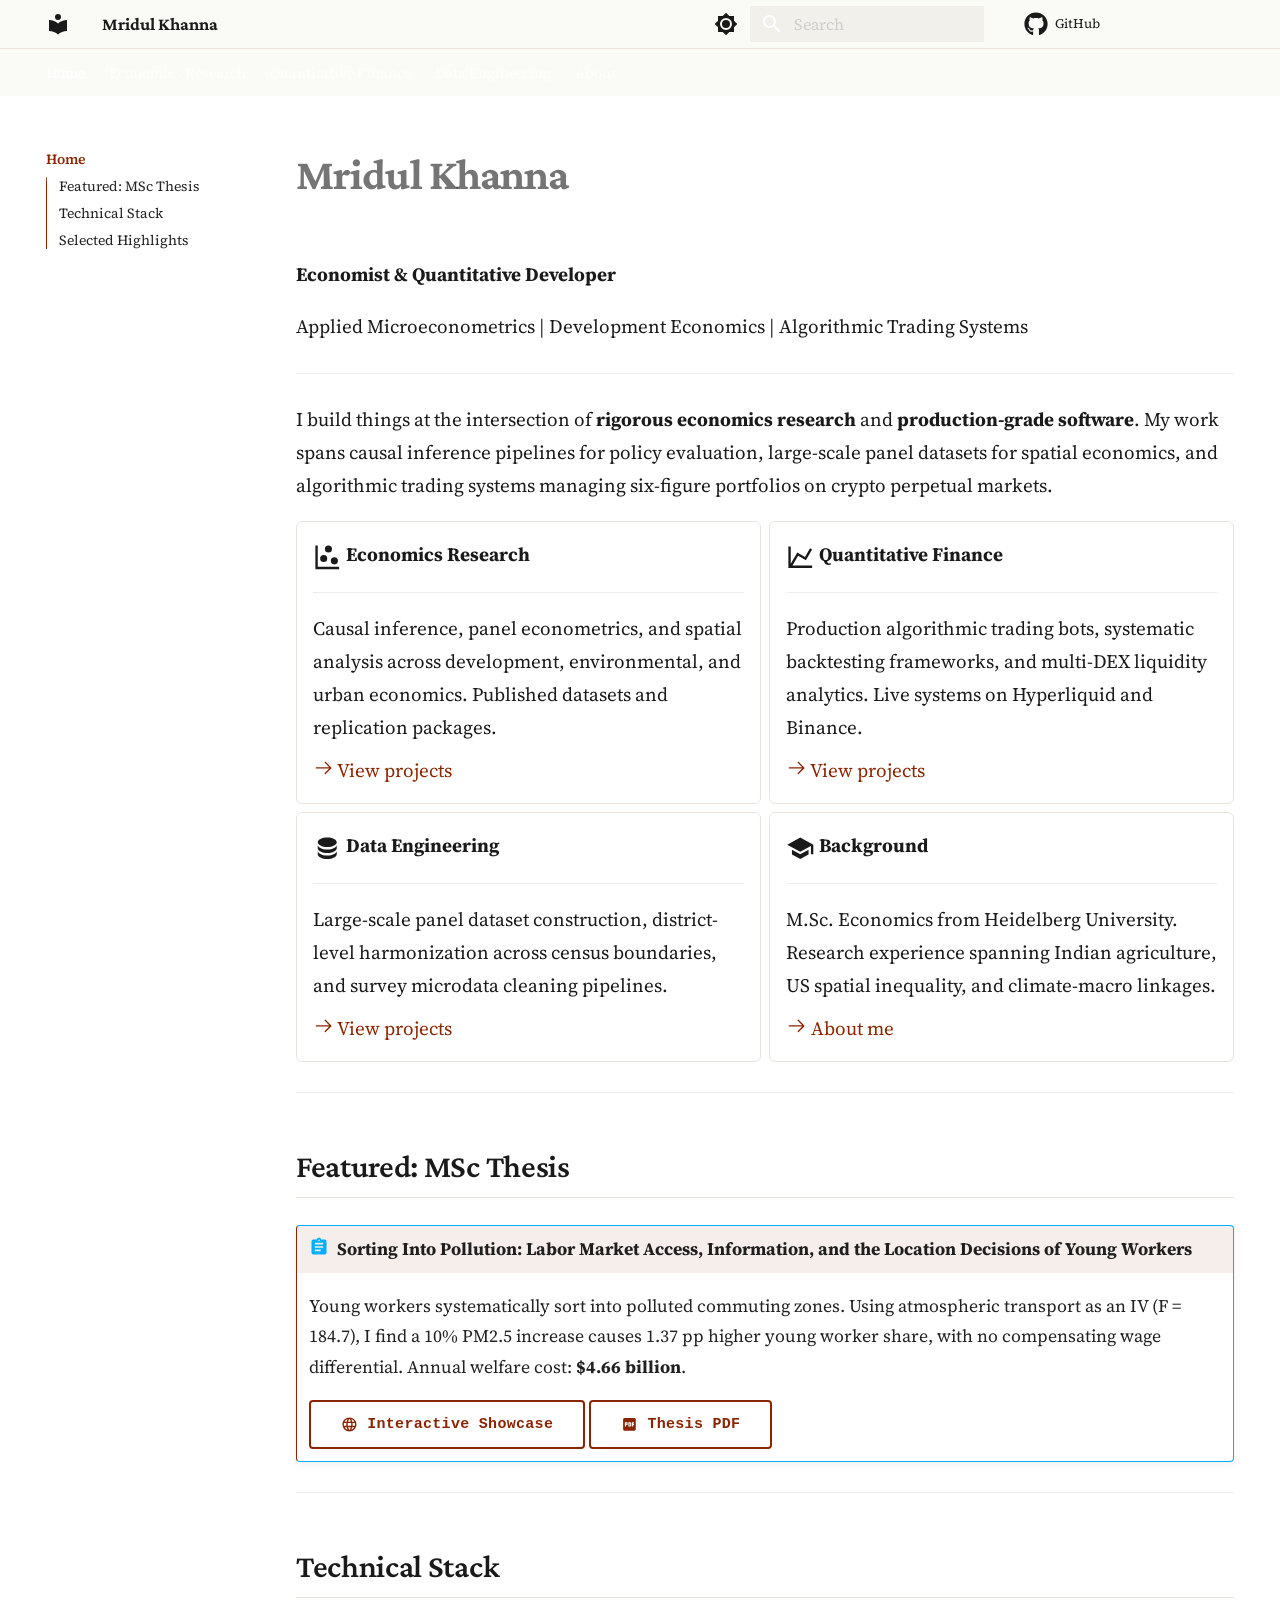
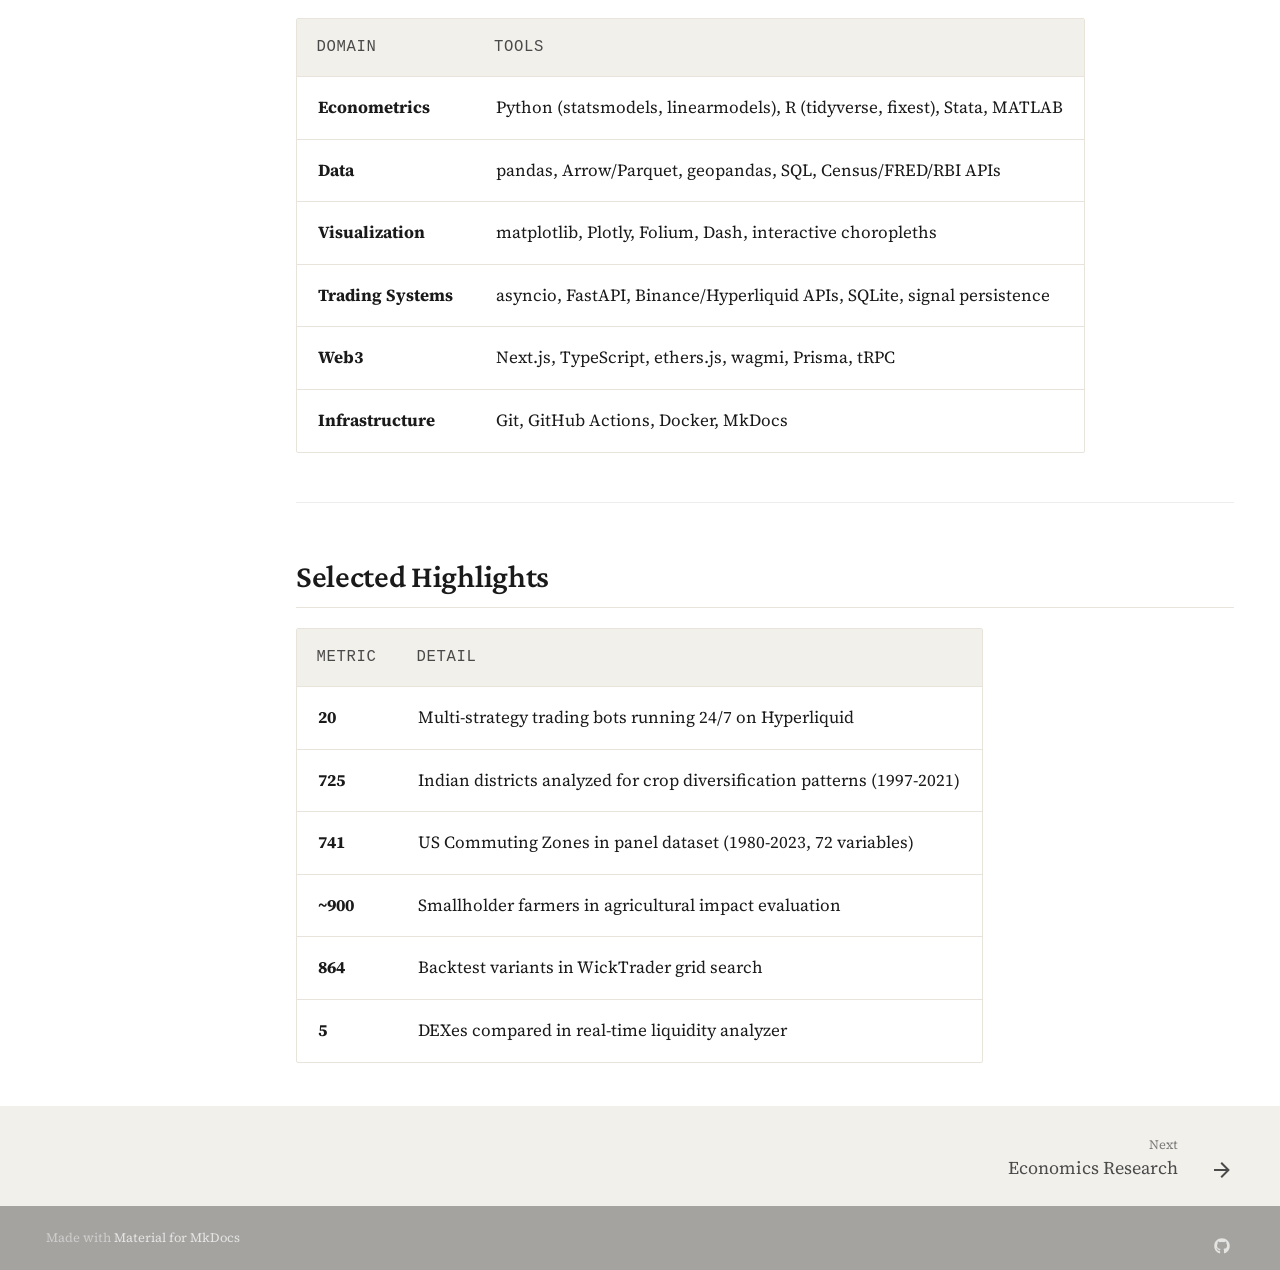
<file: index.html>
<!doctype html>
<html lang="en" class="no-js">
  <head>
    
      <meta charset="utf-8">
      <meta name="viewport" content="width=device-width,initial-scale=1">
      
        <meta name="description" content="Economist & Quantitative Developer - Applied Microeconometrics, Development Economics, Algorithmic Trading">
      
      
      
        <link rel="canonical" href="https://mridlll.github.io/portfolio/">
      
      
      
        <link rel="next" href="research/">
      
      
        
      
      
      <link rel="icon" href="assets/images/favicon.png">
      <meta name="generator" content="mkdocs-1.6.1, mkdocs-material-9.7.6">
    
    
      
        <title>Mridul Khanna</title>
      
    
    
      <link rel="stylesheet" href="assets/stylesheets/main.484c7ddc.min.css">
      
        
        <link rel="stylesheet" href="assets/stylesheets/palette.ab4e12ef.min.css">
      
      


    
    
      
    
    
      
    
    
      <link rel="stylesheet" href="stylesheets/custom.css">
    
    <script>__md_scope=new URL(".",location),__md_hash=e=>[...e].reduce(((e,_)=>(e<<5)-e+_.charCodeAt(0)),0),__md_get=(e,_=localStorage,t=__md_scope)=>JSON.parse(_.getItem(t.pathname+"."+e)),__md_set=(e,_,t=localStorage,a=__md_scope)=>{try{t.setItem(a.pathname+"."+e,JSON.stringify(_))}catch(e){}}</script>
    
      

    
    
  </head>
  
  
    
    
      
    
    
    
    
    <body dir="ltr" data-md-color-scheme="default" data-md-color-primary="custom" data-md-color-accent="custom">
  
    
    <input class="md-toggle" data-md-toggle="drawer" type="checkbox" id="__drawer" autocomplete="off">
    <input class="md-toggle" data-md-toggle="search" type="checkbox" id="__search" autocomplete="off">
    <label class="md-overlay" for="__drawer"></label>
    <div data-md-component="skip">
      
        
        <a href="#mridul-khanna" class="md-skip">
          Skip to content
        </a>
      
    </div>
    <div data-md-component="announce">
      
    </div>
    
    
      

<header class="md-header" data-md-component="header">
  <nav class="md-header__inner md-grid" aria-label="Header">
    <a href="." title="Mridul Khanna" class="md-header__button md-logo" aria-label="Mridul Khanna" data-md-component="logo">
      
  
  <svg xmlns="http://www.w3.org/2000/svg" viewBox="0 0 24 24"><path d="M12 8a3 3 0 0 0 3-3 3 3 0 0 0-3-3 3 3 0 0 0-3 3 3 3 0 0 0 3 3m0 3.54C9.64 9.35 6.5 8 3 8v11c3.5 0 6.64 1.35 9 3.54 2.36-2.19 5.5-3.54 9-3.54V8c-3.5 0-6.64 1.35-9 3.54"/></svg>

    </a>
    <label class="md-header__button md-icon" for="__drawer">
      
      <svg xmlns="http://www.w3.org/2000/svg" viewBox="0 0 24 24"><path d="M3 6h18v2H3zm0 5h18v2H3zm0 5h18v2H3z"/></svg>
    </label>
    <div class="md-header__title" data-md-component="header-title">
      <div class="md-header__ellipsis">
        <div class="md-header__topic">
          <span class="md-ellipsis">
            Mridul Khanna
          </span>
        </div>
        <div class="md-header__topic" data-md-component="header-topic">
          <span class="md-ellipsis">
            
              Home
            
          </span>
        </div>
      </div>
    </div>
    
      
        <form class="md-header__option" data-md-component="palette">
  
    
    
    
    <input class="md-option" data-md-color-media="" data-md-color-scheme="default" data-md-color-primary="custom" data-md-color-accent="custom"  aria-label="Switch to dark mode"  type="radio" name="__palette" id="__palette_0">
    
      <label class="md-header__button md-icon" title="Switch to dark mode" for="__palette_1" hidden>
        <svg xmlns="http://www.w3.org/2000/svg" viewBox="0 0 24 24"><path d="M12 8a4 4 0 0 0-4 4 4 4 0 0 0 4 4 4 4 0 0 0 4-4 4 4 0 0 0-4-4m0 10a6 6 0 0 1-6-6 6 6 0 0 1 6-6 6 6 0 0 1 6 6 6 6 0 0 1-6 6m8-9.31V4h-4.69L12 .69 8.69 4H4v4.69L.69 12 4 15.31V20h4.69L12 23.31 15.31 20H20v-4.69L23.31 12z"/></svg>
      </label>
    
  
    
    
    
    <input class="md-option" data-md-color-media="" data-md-color-scheme="slate" data-md-color-primary="custom" data-md-color-accent="custom"  aria-label="Switch to light mode"  type="radio" name="__palette" id="__palette_1">
    
      <label class="md-header__button md-icon" title="Switch to light mode" for="__palette_0" hidden>
        <svg xmlns="http://www.w3.org/2000/svg" viewBox="0 0 24 24"><path d="M12 18c-.89 0-1.74-.2-2.5-.55C11.56 16.5 13 14.42 13 12s-1.44-4.5-3.5-5.45C10.26 6.2 11.11 6 12 6a6 6 0 0 1 6 6 6 6 0 0 1-6 6m8-9.31V4h-4.69L12 .69 8.69 4H4v4.69L.69 12 4 15.31V20h4.69L12 23.31 15.31 20H20v-4.69L23.31 12z"/></svg>
      </label>
    
  
</form>
      
    
    
      <script>var palette=__md_get("__palette");if(palette&&palette.color){if("(prefers-color-scheme)"===palette.color.media){var media=matchMedia("(prefers-color-scheme: light)"),input=document.querySelector(media.matches?"[data-md-color-media='(prefers-color-scheme: light)']":"[data-md-color-media='(prefers-color-scheme: dark)']");palette.color.media=input.getAttribute("data-md-color-media"),palette.color.scheme=input.getAttribute("data-md-color-scheme"),palette.color.primary=input.getAttribute("data-md-color-primary"),palette.color.accent=input.getAttribute("data-md-color-accent")}for(var[key,value]of Object.entries(palette.color))document.body.setAttribute("data-md-color-"+key,value)}</script>
    
    
    
      
      
        <label class="md-header__button md-icon" for="__search">
          
          <svg xmlns="http://www.w3.org/2000/svg" viewBox="0 0 24 24"><path d="M9.5 3A6.5 6.5 0 0 1 16 9.5c0 1.61-.59 3.09-1.56 4.23l.27.27h.79l5 5-1.5 1.5-5-5v-.79l-.27-.27A6.52 6.52 0 0 1 9.5 16 6.5 6.5 0 0 1 3 9.5 6.5 6.5 0 0 1 9.5 3m0 2C7 5 5 7 5 9.5S7 14 9.5 14 14 12 14 9.5 12 5 9.5 5"/></svg>
        </label>
        <div class="md-search" data-md-component="search" role="dialog">
  <label class="md-search__overlay" for="__search"></label>
  <div class="md-search__inner" role="search">
    <form class="md-search__form" name="search">
      <input type="text" class="md-search__input" name="query" aria-label="Search" placeholder="Search" autocapitalize="off" autocorrect="off" autocomplete="off" spellcheck="false" data-md-component="search-query" required>
      <label class="md-search__icon md-icon" for="__search">
        
        <svg xmlns="http://www.w3.org/2000/svg" viewBox="0 0 24 24"><path d="M9.5 3A6.5 6.5 0 0 1 16 9.5c0 1.61-.59 3.09-1.56 4.23l.27.27h.79l5 5-1.5 1.5-5-5v-.79l-.27-.27A6.52 6.52 0 0 1 9.5 16 6.5 6.5 0 0 1 3 9.5 6.5 6.5 0 0 1 9.5 3m0 2C7 5 5 7 5 9.5S7 14 9.5 14 14 12 14 9.5 12 5 9.5 5"/></svg>
        
        <svg xmlns="http://www.w3.org/2000/svg" viewBox="0 0 24 24"><path d="M20 11v2H8l5.5 5.5-1.42 1.42L4.16 12l7.92-7.92L13.5 5.5 8 11z"/></svg>
      </label>
      <nav class="md-search__options" aria-label="Search">
        
        <button type="reset" class="md-search__icon md-icon" title="Clear" aria-label="Clear" tabindex="-1">
          
          <svg xmlns="http://www.w3.org/2000/svg" viewBox="0 0 24 24"><path d="M19 6.41 17.59 5 12 10.59 6.41 5 5 6.41 10.59 12 5 17.59 6.41 19 12 13.41 17.59 19 19 17.59 13.41 12z"/></svg>
        </button>
      </nav>
      
    </form>
    <div class="md-search__output">
      <div class="md-search__scrollwrap" tabindex="0" data-md-scrollfix>
        <div class="md-search-result" data-md-component="search-result">
          <div class="md-search-result__meta">
            Initializing search
          </div>
          <ol class="md-search-result__list" role="presentation"></ol>
        </div>
      </div>
    </div>
  </div>
</div>
      
    
    
      <div class="md-header__source">
        <a href="https://github.com/Mridlll" title="Go to repository" class="md-source" data-md-component="source">
  <div class="md-source__icon md-icon">
    
    <svg xmlns="http://www.w3.org/2000/svg" viewBox="0 0 512 512"><!--! Font Awesome Free 7.1.0 by @fontawesome - https://fontawesome.com License - https://fontawesome.com/license/free (Icons: CC BY 4.0, Fonts: SIL OFL 1.1, Code: MIT License) Copyright 2025 Fonticons, Inc.--><path d="M173.9 397.4c0 2-2.3 3.6-5.2 3.6-3.3.3-5.6-1.3-5.6-3.6 0-2 2.3-3.6 5.2-3.6 3-.3 5.6 1.3 5.6 3.6m-31.1-4.5c-.7 2 1.3 4.3 4.3 4.9 2.6 1 5.6 0 6.2-2s-1.3-4.3-4.3-5.2c-2.6-.7-5.5.3-6.2 2.3m44.2-1.7c-2.9.7-4.9 2.6-4.6 4.9.3 2 2.9 3.3 5.9 2.6 2.9-.7 4.9-2.6 4.6-4.6-.3-1.9-3-3.2-5.9-2.9M252.8 8C114.1 8 8 113.3 8 252c0 110.9 69.8 205.8 169.5 239.2 12.8 2.3 17.3-5.6 17.3-12.1 0-6.2-.3-40.4-.3-61.4 0 0-70 15-84.7-29.8 0 0-11.4-29.1-27.8-36.6 0 0-22.9-15.7 1.6-15.4 0 0 24.9 2 38.6 25.8 21.9 38.6 58.6 27.5 72.9 20.9 2.3-16 8.8-27.1 16-33.7-55.9-6.2-112.3-14.3-112.3-110.5 0-27.5 7.6-41.3 23.6-58.9-2.6-6.5-11.1-33.3 2.6-67.9 20.9-6.5 69 27 69 27 20-5.6 41.5-8.5 62.8-8.5s42.8 2.9 62.8 8.5c0 0 48.1-33.6 69-27 13.7 34.7 5.2 61.4 2.6 67.9 16 17.7 25.8 31.5 25.8 58.9 0 96.5-58.9 104.2-114.8 110.5 9.2 7.9 17 22.9 17 46.4 0 33.7-.3 75.4-.3 83.6 0 6.5 4.6 14.4 17.3 12.1C436.2 457.8 504 362.9 504 252 504 113.3 391.5 8 252.8 8M105.2 352.9c-1.3 1-1 3.3.7 5.2 1.6 1.6 3.9 2.3 5.2 1 1.3-1 1-3.3-.7-5.2-1.6-1.6-3.9-2.3-5.2-1m-10.8-8.1c-.7 1.3.3 2.9 2.3 3.9 1.6 1 3.6.7 4.3-.7.7-1.3-.3-2.9-2.3-3.9-2-.6-3.6-.3-4.3.7m32.4 35.6c-1.6 1.3-1 4.3 1.3 6.2 2.3 2.3 5.2 2.6 6.5 1 1.3-1.3.7-4.3-1.3-6.2-2.2-2.3-5.2-2.6-6.5-1m-11.4-14.7c-1.6 1-1.6 3.6 0 5.9s4.3 3.3 5.6 2.3c1.6-1.3 1.6-3.9 0-6.2-1.4-2.3-4-3.3-5.6-2"/></svg>
  </div>
  <div class="md-source__repository">
    GitHub
  </div>
</a>
      </div>
    
  </nav>
  
</header>
    
    <div class="md-container" data-md-component="container">
      
      
        
          
            
<nav class="md-tabs" aria-label="Tabs" data-md-component="tabs">
  <div class="md-grid">
    <ul class="md-tabs__list">
      
        
  
  
  
    
  
  
    <li class="md-tabs__item md-tabs__item--active">
      <a href="." class="md-tabs__link">
        
  
  
    
  
  Home

      </a>
    </li>
  

      
        
  
  
  
  
    <li class="md-tabs__item">
      <a href="research/" class="md-tabs__link">
        
  
  
    
  
  Economics Research

      </a>
    </li>
  

      
        
  
  
  
  
    <li class="md-tabs__item">
      <a href="quant/" class="md-tabs__link">
        
  
  
    
  
  Quantitative Finance

      </a>
    </li>
  

      
        
  
  
  
  
    <li class="md-tabs__item">
      <a href="data/" class="md-tabs__link">
        
  
  
    
  
  Data Engineering

      </a>
    </li>
  

      
        
  
  
  
  
    <li class="md-tabs__item">
      <a href="about/" class="md-tabs__link">
        
  
  
    
  
  About

      </a>
    </li>
  

      
    </ul>
  </div>
</nav>
          
        
      
      <main class="md-main" data-md-component="main">
        <div class="md-main__inner md-grid">
          
            
              
                
              
              <div class="md-sidebar md-sidebar--primary" data-md-component="sidebar" data-md-type="navigation" >
                <div class="md-sidebar__scrollwrap">
                  <div class="md-sidebar__inner">
                    


  


  

<nav class="md-nav md-nav--primary md-nav--lifted md-nav--integrated" aria-label="Navigation" data-md-level="0">
  <label class="md-nav__title" for="__drawer">
    <a href="." title="Mridul Khanna" class="md-nav__button md-logo" aria-label="Mridul Khanna" data-md-component="logo">
      
  
  <svg xmlns="http://www.w3.org/2000/svg" viewBox="0 0 24 24"><path d="M12 8a3 3 0 0 0 3-3 3 3 0 0 0-3-3 3 3 0 0 0-3 3 3 3 0 0 0 3 3m0 3.54C9.64 9.35 6.5 8 3 8v11c3.5 0 6.64 1.35 9 3.54 2.36-2.19 5.5-3.54 9-3.54V8c-3.5 0-6.64 1.35-9 3.54"/></svg>

    </a>
    Mridul Khanna
  </label>
  
    <div class="md-nav__source">
      <a href="https://github.com/Mridlll" title="Go to repository" class="md-source" data-md-component="source">
  <div class="md-source__icon md-icon">
    
    <svg xmlns="http://www.w3.org/2000/svg" viewBox="0 0 512 512"><!--! Font Awesome Free 7.1.0 by @fontawesome - https://fontawesome.com License - https://fontawesome.com/license/free (Icons: CC BY 4.0, Fonts: SIL OFL 1.1, Code: MIT License) Copyright 2025 Fonticons, Inc.--><path d="M173.9 397.4c0 2-2.3 3.6-5.2 3.6-3.3.3-5.6-1.3-5.6-3.6 0-2 2.3-3.6 5.2-3.6 3-.3 5.6 1.3 5.6 3.6m-31.1-4.5c-.7 2 1.3 4.3 4.3 4.9 2.6 1 5.6 0 6.2-2s-1.3-4.3-4.3-5.2c-2.6-.7-5.5.3-6.2 2.3m44.2-1.7c-2.9.7-4.9 2.6-4.6 4.9.3 2 2.9 3.3 5.9 2.6 2.9-.7 4.9-2.6 4.6-4.6-.3-1.9-3-3.2-5.9-2.9M252.8 8C114.1 8 8 113.3 8 252c0 110.9 69.8 205.8 169.5 239.2 12.8 2.3 17.3-5.6 17.3-12.1 0-6.2-.3-40.4-.3-61.4 0 0-70 15-84.7-29.8 0 0-11.4-29.1-27.8-36.6 0 0-22.9-15.7 1.6-15.4 0 0 24.9 2 38.6 25.8 21.9 38.6 58.6 27.5 72.9 20.9 2.3-16 8.8-27.1 16-33.7-55.9-6.2-112.3-14.3-112.3-110.5 0-27.5 7.6-41.3 23.6-58.9-2.6-6.5-11.1-33.3 2.6-67.9 20.9-6.5 69 27 69 27 20-5.6 41.5-8.5 62.8-8.5s42.8 2.9 62.8 8.5c0 0 48.1-33.6 69-27 13.7 34.7 5.2 61.4 2.6 67.9 16 17.7 25.8 31.5 25.8 58.9 0 96.5-58.9 104.2-114.8 110.5 9.2 7.9 17 22.9 17 46.4 0 33.7-.3 75.4-.3 83.6 0 6.5 4.6 14.4 17.3 12.1C436.2 457.8 504 362.9 504 252 504 113.3 391.5 8 252.8 8M105.2 352.9c-1.3 1-1 3.3.7 5.2 1.6 1.6 3.9 2.3 5.2 1 1.3-1 1-3.3-.7-5.2-1.6-1.6-3.9-2.3-5.2-1m-10.8-8.1c-.7 1.3.3 2.9 2.3 3.9 1.6 1 3.6.7 4.3-.7.7-1.3-.3-2.9-2.3-3.9-2-.6-3.6-.3-4.3.7m32.4 35.6c-1.6 1.3-1 4.3 1.3 6.2 2.3 2.3 5.2 2.6 6.5 1 1.3-1.3.7-4.3-1.3-6.2-2.2-2.3-5.2-2.6-6.5-1m-11.4-14.7c-1.6 1-1.6 3.6 0 5.9s4.3 3.3 5.6 2.3c1.6-1.3 1.6-3.9 0-6.2-1.4-2.3-4-3.3-5.6-2"/></svg>
  </div>
  <div class="md-source__repository">
    GitHub
  </div>
</a>
    </div>
  
  <ul class="md-nav__list" data-md-scrollfix>
    
      
      
  
  
    
  
  
  
    <li class="md-nav__item md-nav__item--active">
      
      <input class="md-nav__toggle md-toggle" type="checkbox" id="__toc">
      
      
        
      
      
        <label class="md-nav__link md-nav__link--active" for="__toc">
          
  
  
  <span class="md-ellipsis">
    
  
    Home
  

    
  </span>
  
  

          <span class="md-nav__icon md-icon"></span>
        </label>
      
      <a href="." class="md-nav__link md-nav__link--active">
        
  
  
  <span class="md-ellipsis">
    
  
    Home
  

    
  </span>
  
  

      </a>
      
        

<nav class="md-nav md-nav--secondary" aria-label="Table of contents">
  
  
  
    
  
  
    <label class="md-nav__title" for="__toc">
      <span class="md-nav__icon md-icon"></span>
      Table of contents
    </label>
    <ul class="md-nav__list" data-md-component="toc" data-md-scrollfix>
      
        <li class="md-nav__item">
  <a href="#featured-msc-thesis" class="md-nav__link">
    <span class="md-ellipsis">
      
        Featured: MSc Thesis
      
    </span>
  </a>
  
</li>
      
        <li class="md-nav__item">
  <a href="#technical-stack" class="md-nav__link">
    <span class="md-ellipsis">
      
        Technical Stack
      
    </span>
  </a>
  
</li>
      
        <li class="md-nav__item">
  <a href="#selected-highlights" class="md-nav__link">
    <span class="md-ellipsis">
      
        Selected Highlights
      
    </span>
  </a>
  
</li>
      
    </ul>
  
</nav>
      
    </li>
  

    
      
      
  
  
  
  
    <li class="md-nav__item">
      <a href="research/" class="md-nav__link">
        
  
  
  <span class="md-ellipsis">
    
  
    Economics Research
  

    
  </span>
  
  

      </a>
    </li>
  

    
      
      
  
  
  
  
    <li class="md-nav__item">
      <a href="quant/" class="md-nav__link">
        
  
  
  <span class="md-ellipsis">
    
  
    Quantitative Finance
  

    
  </span>
  
  

      </a>
    </li>
  

    
      
      
  
  
  
  
    <li class="md-nav__item">
      <a href="data/" class="md-nav__link">
        
  
  
  <span class="md-ellipsis">
    
  
    Data Engineering
  

    
  </span>
  
  

      </a>
    </li>
  

    
      
      
  
  
  
  
    <li class="md-nav__item">
      <a href="about/" class="md-nav__link">
        
  
  
  <span class="md-ellipsis">
    
  
    About
  

    
  </span>
  
  

      </a>
    </li>
  

    
  </ul>
</nav>
                  </div>
                </div>
              </div>
            
            
          
          
            <div class="md-content" data-md-component="content">
              
              <article class="md-content__inner md-typeset">
                
                  
  



  
  


<h1 id="mridul-khanna">Mridul Khanna<a class="headerlink" href="#mridul-khanna" title="Permanent link">&para;</a></h1>
<p><strong>Economist &amp; Quantitative Developer</strong></p>
<p>Applied Microeconometrics | Development Economics | Algorithmic Trading Systems</p>
<hr />
<p>I build things at the intersection of <strong>rigorous economics research</strong> and <strong>production-grade software</strong>. My work spans causal inference pipelines for policy evaluation, large-scale panel datasets for spatial economics, and algorithmic trading systems managing six-figure portfolios on crypto perpetual markets.</p>
<div class="grid cards">
<ul>
<li>
<p><span class="twemoji lg middle"><svg xmlns="http://www.w3.org/2000/svg" viewBox="0 0 24 24"><path d="M2 2h2v18h18v2H2zm7 8a3 3 0 0 1 3 3 3 3 0 0 1-3 3 3 3 0 0 1-3-3 3 3 0 0 1 3-3m4-8a3 3 0 0 1 3 3 3 3 0 0 1-3 3 3 3 0 0 1-3-3 3 3 0 0 1 3-3m5 10a3 3 0 0 1 3 3 3 3 0 0 1-3 3 3 3 0 0 1-3-3 3 3 0 0 1 3-3"/></svg></span> <strong>Economics Research</strong></p>
<hr />
<p>Causal inference, panel econometrics, and spatial analysis across development, environmental, and urban economics. Published datasets and replication packages.</p>
<p><a href="research/"><span class="twemoji"><svg xmlns="http://www.w3.org/2000/svg" viewBox="0 0 24 24"><path d="M13.22 19.03a.75.75 0 0 1 0-1.06L18.19 13H3.75a.75.75 0 0 1 0-1.5h14.44l-4.97-4.97a.749.749 0 0 1 .326-1.275.75.75 0 0 1 .734.215l6.25 6.25a.75.75 0 0 1 0 1.06l-6.25 6.25a.75.75 0 0 1-1.06 0"/></svg></span> View projects</a></p>
</li>
<li>
<p><span class="twemoji lg middle"><svg xmlns="http://www.w3.org/2000/svg" viewBox="0 0 24 24"><path d="m16 11.78 4.24-7.33 1.73 1-5.23 9.05-6.51-3.75L5.46 19H22v2H2V3h2v14.54L9.5 8z"/></svg></span> <strong>Quantitative Finance</strong></p>
<hr />
<p>Production algorithmic trading bots, systematic backtesting frameworks, and multi-DEX liquidity analytics. Live systems on Hyperliquid and Binance.</p>
<p><a href="quant/"><span class="twemoji"><svg xmlns="http://www.w3.org/2000/svg" viewBox="0 0 24 24"><path d="M13.22 19.03a.75.75 0 0 1 0-1.06L18.19 13H3.75a.75.75 0 0 1 0-1.5h14.44l-4.97-4.97a.749.749 0 0 1 .326-1.275.75.75 0 0 1 .734.215l6.25 6.25a.75.75 0 0 1 0 1.06l-6.25 6.25a.75.75 0 0 1-1.06 0"/></svg></span> View projects</a></p>
</li>
<li>
<p><span class="twemoji lg middle"><svg xmlns="http://www.w3.org/2000/svg" viewBox="0 0 24 24"><path d="M12 3C7.58 3 4 4.79 4 7s3.58 4 8 4 8-1.79 8-4-3.58-4-8-4M4 9v3c0 2.21 3.58 4 8 4s8-1.79 8-4V9c0 2.21-3.58 4-8 4s-8-1.79-8-4m0 5v3c0 2.21 3.58 4 8 4s8-1.79 8-4v-3c0 2.21-3.58 4-8 4s-8-1.79-8-4"/></svg></span> <strong>Data Engineering</strong></p>
<hr />
<p>Large-scale panel dataset construction, district-level harmonization across census boundaries, and survey microdata cleaning pipelines.</p>
<p><a href="data/"><span class="twemoji"><svg xmlns="http://www.w3.org/2000/svg" viewBox="0 0 24 24"><path d="M13.22 19.03a.75.75 0 0 1 0-1.06L18.19 13H3.75a.75.75 0 0 1 0-1.5h14.44l-4.97-4.97a.749.749 0 0 1 .326-1.275.75.75 0 0 1 .734.215l6.25 6.25a.75.75 0 0 1 0 1.06l-6.25 6.25a.75.75 0 0 1-1.06 0"/></svg></span> View projects</a></p>
</li>
<li>
<p><span class="twemoji lg middle"><svg xmlns="http://www.w3.org/2000/svg" viewBox="0 0 24 24"><path d="M12 3 1 9l11 6 9-4.91V17h2V9M5 13.18v4L12 21l7-3.82v-4L12 17z"/></svg></span> <strong>Background</strong></p>
<hr />
<p>M.Sc. Economics from Heidelberg University. Research experience spanning Indian agriculture, US spatial inequality, and climate-macro linkages.</p>
<p><a href="about/"><span class="twemoji"><svg xmlns="http://www.w3.org/2000/svg" viewBox="0 0 24 24"><path d="M13.22 19.03a.75.75 0 0 1 0-1.06L18.19 13H3.75a.75.75 0 0 1 0-1.5h14.44l-4.97-4.97a.749.749 0 0 1 .326-1.275.75.75 0 0 1 .734.215l6.25 6.25a.75.75 0 0 1 0 1.06l-6.25 6.25a.75.75 0 0 1-1.06 0"/></svg></span> About me</a></p>
</li>
</ul>
</div>
<hr />
<h2 id="featured-msc-thesis">Featured: MSc Thesis<a class="headerlink" href="#featured-msc-thesis" title="Permanent link">&para;</a></h2>
<div class="admonition abstract">
<p class="admonition-title">Sorting Into Pollution: Labor Market Access, Information, and the Location Decisions of Young Workers</p>
<p>Young workers systematically sort into polluted commuting zones. Using atmospheric transport as an IV (F = 184.7), I find a 10% PM2.5 increase causes 1.37 pp higher young worker share, with no compensating wage differential. Annual welfare cost: <strong>$4.66 billion</strong>.</p>
<p><a class="md-button" href="https://mridlll.github.io/Sorting-Into-Pollution/"><span class="twemoji"><svg xmlns="http://www.w3.org/2000/svg" viewBox="0 0 24 24"><path d="M16.36 14c.08-.66.14-1.32.14-2s-.06-1.34-.14-2h3.38c.16.64.26 1.31.26 2s-.1 1.36-.26 2m-5.15 5.56c.6-1.11 1.06-2.31 1.38-3.56h2.95a8.03 8.03 0 0 1-4.33 3.56M14.34 14H9.66c-.1-.66-.16-1.32-.16-2s.06-1.35.16-2h4.68c.09.65.16 1.32.16 2s-.07 1.34-.16 2M12 19.96c-.83-1.2-1.5-2.53-1.91-3.96h3.82c-.41 1.43-1.08 2.76-1.91 3.96M8 8H5.08A7.92 7.92 0 0 1 9.4 4.44C8.8 5.55 8.35 6.75 8 8m-2.92 8H8c.35 1.25.8 2.45 1.4 3.56A8 8 0 0 1 5.08 16m-.82-2C4.1 13.36 4 12.69 4 12s.1-1.36.26-2h3.38c-.08.66-.14 1.32-.14 2s.06 1.34.14 2M12 4.03c.83 1.2 1.5 2.54 1.91 3.97h-3.82c.41-1.43 1.08-2.77 1.91-3.97M18.92 8h-2.95a15.7 15.7 0 0 0-1.38-3.56c1.84.63 3.37 1.9 4.33 3.56M12 2C6.47 2 2 6.5 2 12a10 10 0 0 0 10 10 10 10 0 0 0 10-10A10 10 0 0 0 12 2"/></svg></span> Interactive Showcase</a> <a class="md-button" href="https://mridlll.github.io/Sorting-Into-Pollution/thesis.pdf"><span class="twemoji"><svg xmlns="http://www.w3.org/2000/svg" viewBox="0 0 24 24"><path d="M19 3H5c-1.1 0-2 .9-2 2v14c0 1.1.9 2 2 2h14c1.1 0 2-.9 2-2V5c0-1.1-.9-2-2-2m-9.5 8.5c0 .8-.7 1.5-1.5 1.5H7v2H5.5V9H8c.8 0 1.5.7 1.5 1.5zm5 2c0 .8-.7 1.5-1.5 1.5h-2.5V9H13c.8 0 1.5.7 1.5 1.5zm4-3H17v1h1.5V13H17v2h-1.5V9h3zm-6.5 0h1v3h-1zm-5 0h1v1H7z"/></svg></span> Thesis PDF</a></p>
</div>
<hr />
<h2 id="technical-stack">Technical Stack<a class="headerlink" href="#technical-stack" title="Permanent link">&para;</a></h2>
<table>
<thead>
<tr>
<th>Domain</th>
<th>Tools</th>
</tr>
</thead>
<tbody>
<tr>
<td><strong>Econometrics</strong></td>
<td>Python (statsmodels, linearmodels), R (tidyverse, fixest), Stata, MATLAB</td>
</tr>
<tr>
<td><strong>Data</strong></td>
<td>pandas, Arrow/Parquet, geopandas, SQL, Census/FRED/RBI APIs</td>
</tr>
<tr>
<td><strong>Visualization</strong></td>
<td>matplotlib, Plotly, Folium, Dash, interactive choropleths</td>
</tr>
<tr>
<td><strong>Trading Systems</strong></td>
<td>asyncio, FastAPI, Binance/Hyperliquid APIs, SQLite, signal persistence</td>
</tr>
<tr>
<td><strong>Web3</strong></td>
<td>Next.js, TypeScript, ethers.js, wagmi, Prisma, tRPC</td>
</tr>
<tr>
<td><strong>Infrastructure</strong></td>
<td>Git, GitHub Actions, Docker, MkDocs</td>
</tr>
</tbody>
</table>
<hr />
<h2 id="selected-highlights">Selected Highlights<a class="headerlink" href="#selected-highlights" title="Permanent link">&para;</a></h2>
<table>
<thead>
<tr>
<th>Metric</th>
<th>Detail</th>
</tr>
</thead>
<tbody>
<tr>
<td><strong>20</strong></td>
<td>Multi-strategy trading bots running 24/7 on Hyperliquid</td>
</tr>
<tr>
<td><strong>725</strong></td>
<td>Indian districts analyzed for crop diversification patterns (1997-2021)</td>
</tr>
<tr>
<td><strong>741</strong></td>
<td>US Commuting Zones in panel dataset (1980-2023, 72 variables)</td>
</tr>
<tr>
<td><strong>~900</strong></td>
<td>Smallholder farmers in agricultural impact evaluation</td>
</tr>
<tr>
<td><strong>864</strong></td>
<td>Backtest variants in WickTrader grid search</td>
</tr>
<tr>
<td><strong>5</strong></td>
<td>DEXes compared in real-time liquidity analyzer</td>
</tr>
</tbody>
</table>







  
  




  



                
              </article>
            </div>
          
          
<script>var target=document.getElementById(location.hash.slice(1));target&&target.name&&(target.checked=target.name.startsWith("__tabbed_"))</script>
        </div>
        
          <button type="button" class="md-top md-icon" data-md-component="top" hidden>
  
  <svg xmlns="http://www.w3.org/2000/svg" viewBox="0 0 24 24"><path d="M13 20h-2V8l-5.5 5.5-1.42-1.42L12 4.16l7.92 7.92-1.42 1.42L13 8z"/></svg>
  Back to top
</button>
        
      </main>
      
        <footer class="md-footer">
  
    
      
        
      
      <nav class="md-footer__inner md-grid" aria-label="Footer" >
        
        
          
          <a href="research/" class="md-footer__link md-footer__link--next" aria-label="Next: Economics Research">
            <div class="md-footer__title">
              <span class="md-footer__direction">
                Next
              </span>
              <div class="md-ellipsis">
                Economics Research
              </div>
            </div>
            <div class="md-footer__button md-icon">
              
              <svg xmlns="http://www.w3.org/2000/svg" viewBox="0 0 24 24"><path d="M4 11v2h12l-5.5 5.5 1.42 1.42L19.84 12l-7.92-7.92L10.5 5.5 16 11z"/></svg>
            </div>
          </a>
        
      </nav>
    
  
  <div class="md-footer-meta md-typeset">
    <div class="md-footer-meta__inner md-grid">
      <div class="md-copyright">
  
  
    Made with
    <a href="https://squidfunk.github.io/mkdocs-material/" target="_blank" rel="noopener">
      Material for MkDocs
    </a>
  
</div>
      
        
<div class="md-social">
  
    
    
    
    
      
      
    
    <a href="https://github.com/Mridlll" target="_blank" rel="noopener" title="github.com" class="md-social__link">
      <svg xmlns="http://www.w3.org/2000/svg" viewBox="0 0 512 512"><!--! Font Awesome Free 7.1.0 by @fontawesome - https://fontawesome.com License - https://fontawesome.com/license/free (Icons: CC BY 4.0, Fonts: SIL OFL 1.1, Code: MIT License) Copyright 2025 Fonticons, Inc.--><path d="M173.9 397.4c0 2-2.3 3.6-5.2 3.6-3.3.3-5.6-1.3-5.6-3.6 0-2 2.3-3.6 5.2-3.6 3-.3 5.6 1.3 5.6 3.6m-31.1-4.5c-.7 2 1.3 4.3 4.3 4.9 2.6 1 5.6 0 6.2-2s-1.3-4.3-4.3-5.2c-2.6-.7-5.5.3-6.2 2.3m44.2-1.7c-2.9.7-4.9 2.6-4.6 4.9.3 2 2.9 3.3 5.9 2.6 2.9-.7 4.9-2.6 4.6-4.6-.3-1.9-3-3.2-5.9-2.9M252.8 8C114.1 8 8 113.3 8 252c0 110.9 69.8 205.8 169.5 239.2 12.8 2.3 17.3-5.6 17.3-12.1 0-6.2-.3-40.4-.3-61.4 0 0-70 15-84.7-29.8 0 0-11.4-29.1-27.8-36.6 0 0-22.9-15.7 1.6-15.4 0 0 24.9 2 38.6 25.8 21.9 38.6 58.6 27.5 72.9 20.9 2.3-16 8.8-27.1 16-33.7-55.9-6.2-112.3-14.3-112.3-110.5 0-27.5 7.6-41.3 23.6-58.9-2.6-6.5-11.1-33.3 2.6-67.9 20.9-6.5 69 27 69 27 20-5.6 41.5-8.5 62.8-8.5s42.8 2.9 62.8 8.5c0 0 48.1-33.6 69-27 13.7 34.7 5.2 61.4 2.6 67.9 16 17.7 25.8 31.5 25.8 58.9 0 96.5-58.9 104.2-114.8 110.5 9.2 7.9 17 22.9 17 46.4 0 33.7-.3 75.4-.3 83.6 0 6.5 4.6 14.4 17.3 12.1C436.2 457.8 504 362.9 504 252 504 113.3 391.5 8 252.8 8M105.2 352.9c-1.3 1-1 3.3.7 5.2 1.6 1.6 3.9 2.3 5.2 1 1.3-1 1-3.3-.7-5.2-1.6-1.6-3.9-2.3-5.2-1m-10.8-8.1c-.7 1.3.3 2.9 2.3 3.9 1.6 1 3.6.7 4.3-.7.7-1.3-.3-2.9-2.3-3.9-2-.6-3.6-.3-4.3.7m32.4 35.6c-1.6 1.3-1 4.3 1.3 6.2 2.3 2.3 5.2 2.6 6.5 1 1.3-1.3.7-4.3-1.3-6.2-2.2-2.3-5.2-2.6-6.5-1m-11.4-14.7c-1.6 1-1.6 3.6 0 5.9s4.3 3.3 5.6 2.3c1.6-1.3 1.6-3.9 0-6.2-1.4-2.3-4-3.3-5.6-2"/></svg>
    </a>
  
</div>
      
    </div>
  </div>
</footer>
      
    </div>
    <div class="md-dialog" data-md-component="dialog">
      <div class="md-dialog__inner md-typeset"></div>
    </div>
    
    
    
      
      
      <script id="__config" type="application/json">{"annotate": null, "base": ".", "features": ["navigation.tabs", "navigation.sections", "navigation.top", "navigation.footer", "toc.integrate", "content.code.copy"], "search": "assets/javascripts/workers/search.2c215733.min.js", "tags": null, "translations": {"clipboard.copied": "Copied to clipboard", "clipboard.copy": "Copy to clipboard", "search.result.more.one": "1 more on this page", "search.result.more.other": "# more on this page", "search.result.none": "No matching documents", "search.result.one": "1 matching document", "search.result.other": "# matching documents", "search.result.placeholder": "Type to start searching", "search.result.term.missing": "Missing", "select.version": "Select version"}, "version": null}</script>
    
    
      <script src="assets/javascripts/bundle.79ae519e.min.js"></script>
      
    
  </body>
</html>
</file>
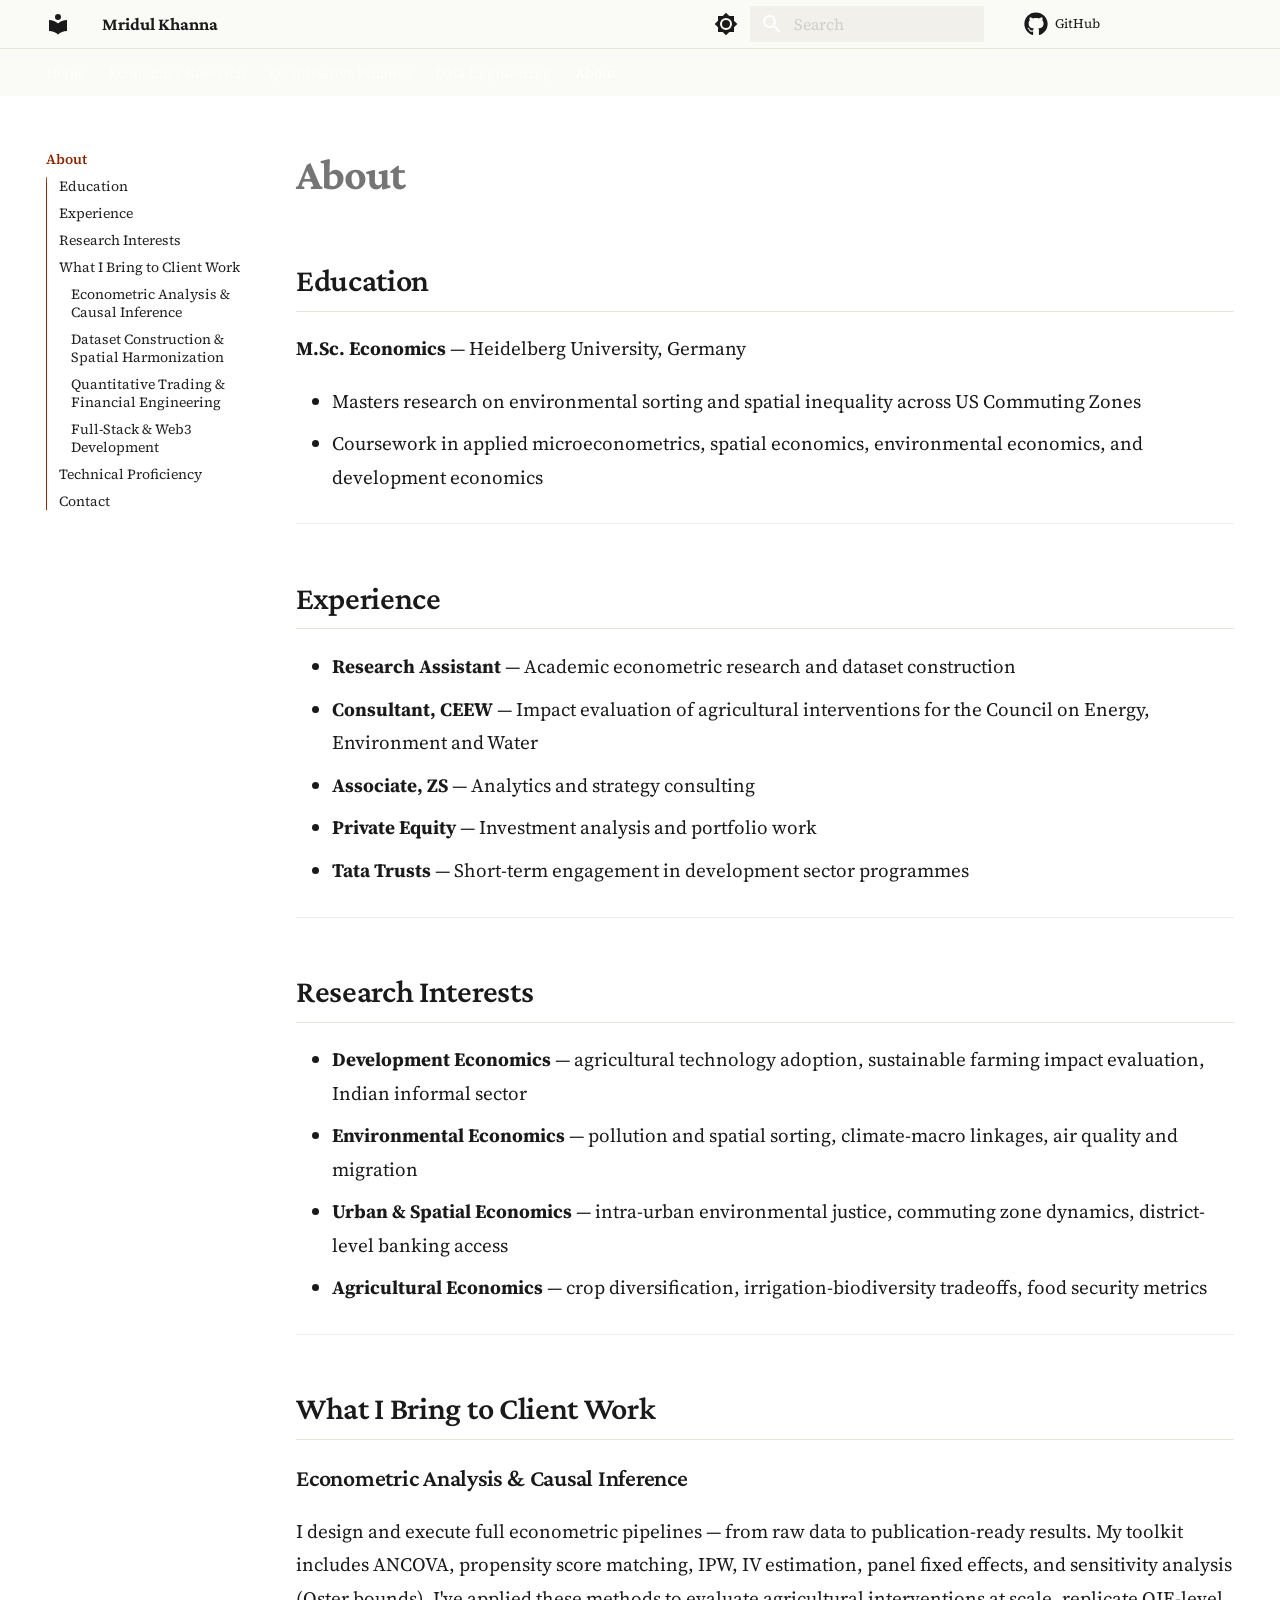
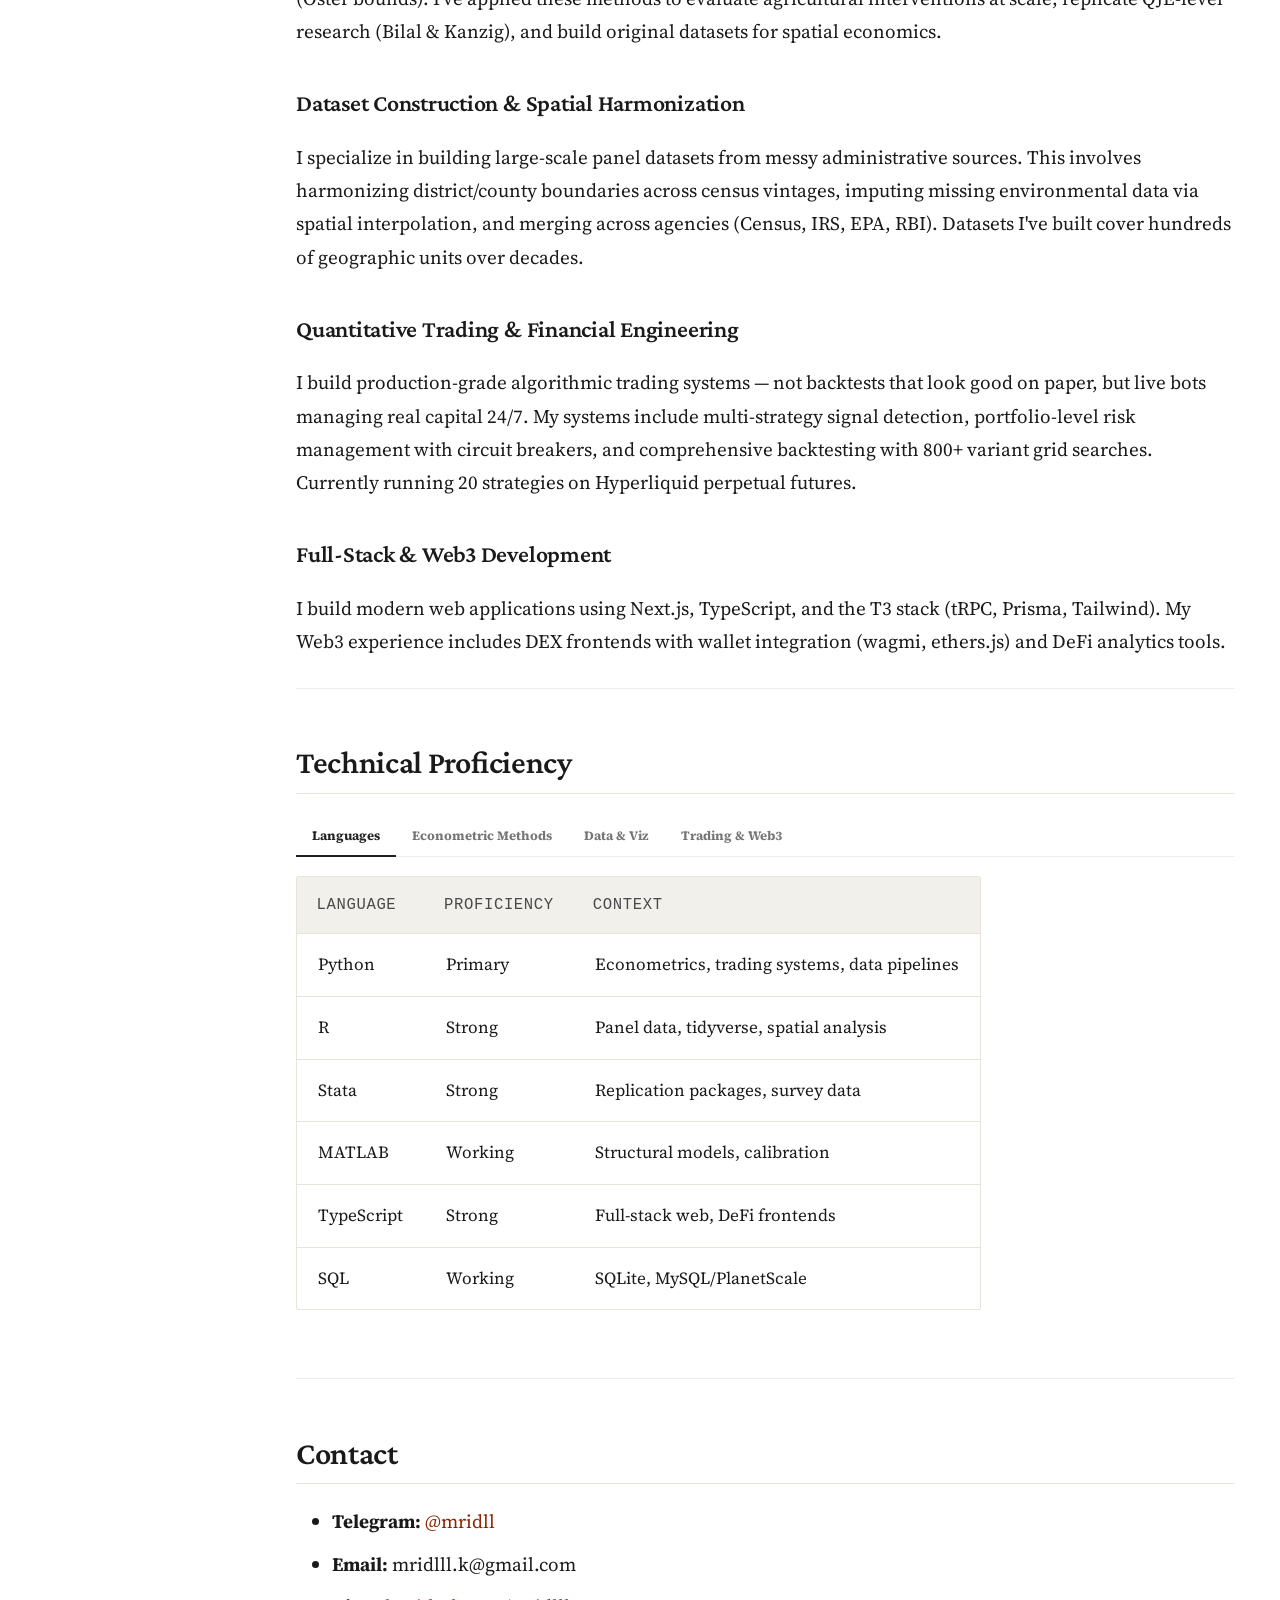
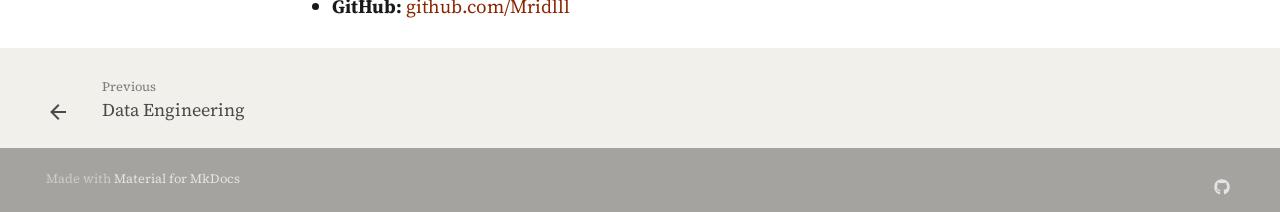
<file: about/index.html>
<!doctype html>
<html lang="en" class="no-js">
  <head>
    
      <meta charset="utf-8">
      <meta name="viewport" content="width=device-width,initial-scale=1">
      
        <meta name="description" content="Economist & Quantitative Developer - Applied Microeconometrics, Development Economics, Algorithmic Trading">
      
      
      
        <link rel="canonical" href="https://mridlll.github.io/portfolio/about/">
      
      
        <link rel="prev" href="../data/">
      
      
      
        
      
      
      <link rel="icon" href="../assets/images/favicon.png">
      <meta name="generator" content="mkdocs-1.6.1, mkdocs-material-9.7.6">
    
    
      
        <title>About - Mridul Khanna</title>
      
    
    
      <link rel="stylesheet" href="../assets/stylesheets/main.484c7ddc.min.css">
      
        
        <link rel="stylesheet" href="../assets/stylesheets/palette.ab4e12ef.min.css">
      
      


    
    
      
    
    
      
    
    
      <link rel="stylesheet" href="../stylesheets/custom.css">
    
    <script>__md_scope=new URL("..",location),__md_hash=e=>[...e].reduce(((e,_)=>(e<<5)-e+_.charCodeAt(0)),0),__md_get=(e,_=localStorage,t=__md_scope)=>JSON.parse(_.getItem(t.pathname+"."+e)),__md_set=(e,_,t=localStorage,a=__md_scope)=>{try{t.setItem(a.pathname+"."+e,JSON.stringify(_))}catch(e){}}</script>
    
      

    
    
  </head>
  
  
    
    
      
    
    
    
    
    <body dir="ltr" data-md-color-scheme="default" data-md-color-primary="custom" data-md-color-accent="custom">
  
    
    <input class="md-toggle" data-md-toggle="drawer" type="checkbox" id="__drawer" autocomplete="off">
    <input class="md-toggle" data-md-toggle="search" type="checkbox" id="__search" autocomplete="off">
    <label class="md-overlay" for="__drawer"></label>
    <div data-md-component="skip">
      
        
        <a href="#about" class="md-skip">
          Skip to content
        </a>
      
    </div>
    <div data-md-component="announce">
      
    </div>
    
    
      

<header class="md-header" data-md-component="header">
  <nav class="md-header__inner md-grid" aria-label="Header">
    <a href=".." title="Mridul Khanna" class="md-header__button md-logo" aria-label="Mridul Khanna" data-md-component="logo">
      
  
  <svg xmlns="http://www.w3.org/2000/svg" viewBox="0 0 24 24"><path d="M12 8a3 3 0 0 0 3-3 3 3 0 0 0-3-3 3 3 0 0 0-3 3 3 3 0 0 0 3 3m0 3.54C9.64 9.35 6.5 8 3 8v11c3.5 0 6.64 1.35 9 3.54 2.36-2.19 5.5-3.54 9-3.54V8c-3.5 0-6.64 1.35-9 3.54"/></svg>

    </a>
    <label class="md-header__button md-icon" for="__drawer">
      
      <svg xmlns="http://www.w3.org/2000/svg" viewBox="0 0 24 24"><path d="M3 6h18v2H3zm0 5h18v2H3zm0 5h18v2H3z"/></svg>
    </label>
    <div class="md-header__title" data-md-component="header-title">
      <div class="md-header__ellipsis">
        <div class="md-header__topic">
          <span class="md-ellipsis">
            Mridul Khanna
          </span>
        </div>
        <div class="md-header__topic" data-md-component="header-topic">
          <span class="md-ellipsis">
            
              About
            
          </span>
        </div>
      </div>
    </div>
    
      
        <form class="md-header__option" data-md-component="palette">
  
    
    
    
    <input class="md-option" data-md-color-media="" data-md-color-scheme="default" data-md-color-primary="custom" data-md-color-accent="custom"  aria-label="Switch to dark mode"  type="radio" name="__palette" id="__palette_0">
    
      <label class="md-header__button md-icon" title="Switch to dark mode" for="__palette_1" hidden>
        <svg xmlns="http://www.w3.org/2000/svg" viewBox="0 0 24 24"><path d="M12 8a4 4 0 0 0-4 4 4 4 0 0 0 4 4 4 4 0 0 0 4-4 4 4 0 0 0-4-4m0 10a6 6 0 0 1-6-6 6 6 0 0 1 6-6 6 6 0 0 1 6 6 6 6 0 0 1-6 6m8-9.31V4h-4.69L12 .69 8.69 4H4v4.69L.69 12 4 15.31V20h4.69L12 23.31 15.31 20H20v-4.69L23.31 12z"/></svg>
      </label>
    
  
    
    
    
    <input class="md-option" data-md-color-media="" data-md-color-scheme="slate" data-md-color-primary="custom" data-md-color-accent="custom"  aria-label="Switch to light mode"  type="radio" name="__palette" id="__palette_1">
    
      <label class="md-header__button md-icon" title="Switch to light mode" for="__palette_0" hidden>
        <svg xmlns="http://www.w3.org/2000/svg" viewBox="0 0 24 24"><path d="M12 18c-.89 0-1.74-.2-2.5-.55C11.56 16.5 13 14.42 13 12s-1.44-4.5-3.5-5.45C10.26 6.2 11.11 6 12 6a6 6 0 0 1 6 6 6 6 0 0 1-6 6m8-9.31V4h-4.69L12 .69 8.69 4H4v4.69L.69 12 4 15.31V20h4.69L12 23.31 15.31 20H20v-4.69L23.31 12z"/></svg>
      </label>
    
  
</form>
      
    
    
      <script>var palette=__md_get("__palette");if(palette&&palette.color){if("(prefers-color-scheme)"===palette.color.media){var media=matchMedia("(prefers-color-scheme: light)"),input=document.querySelector(media.matches?"[data-md-color-media='(prefers-color-scheme: light)']":"[data-md-color-media='(prefers-color-scheme: dark)']");palette.color.media=input.getAttribute("data-md-color-media"),palette.color.scheme=input.getAttribute("data-md-color-scheme"),palette.color.primary=input.getAttribute("data-md-color-primary"),palette.color.accent=input.getAttribute("data-md-color-accent")}for(var[key,value]of Object.entries(palette.color))document.body.setAttribute("data-md-color-"+key,value)}</script>
    
    
    
      
      
        <label class="md-header__button md-icon" for="__search">
          
          <svg xmlns="http://www.w3.org/2000/svg" viewBox="0 0 24 24"><path d="M9.5 3A6.5 6.5 0 0 1 16 9.5c0 1.61-.59 3.09-1.56 4.23l.27.27h.79l5 5-1.5 1.5-5-5v-.79l-.27-.27A6.52 6.52 0 0 1 9.5 16 6.5 6.5 0 0 1 3 9.5 6.5 6.5 0 0 1 9.5 3m0 2C7 5 5 7 5 9.5S7 14 9.5 14 14 12 14 9.5 12 5 9.5 5"/></svg>
        </label>
        <div class="md-search" data-md-component="search" role="dialog">
  <label class="md-search__overlay" for="__search"></label>
  <div class="md-search__inner" role="search">
    <form class="md-search__form" name="search">
      <input type="text" class="md-search__input" name="query" aria-label="Search" placeholder="Search" autocapitalize="off" autocorrect="off" autocomplete="off" spellcheck="false" data-md-component="search-query" required>
      <label class="md-search__icon md-icon" for="__search">
        
        <svg xmlns="http://www.w3.org/2000/svg" viewBox="0 0 24 24"><path d="M9.5 3A6.5 6.5 0 0 1 16 9.5c0 1.61-.59 3.09-1.56 4.23l.27.27h.79l5 5-1.5 1.5-5-5v-.79l-.27-.27A6.52 6.52 0 0 1 9.5 16 6.5 6.5 0 0 1 3 9.5 6.5 6.5 0 0 1 9.5 3m0 2C7 5 5 7 5 9.5S7 14 9.5 14 14 12 14 9.5 12 5 9.5 5"/></svg>
        
        <svg xmlns="http://www.w3.org/2000/svg" viewBox="0 0 24 24"><path d="M20 11v2H8l5.5 5.5-1.42 1.42L4.16 12l7.92-7.92L13.5 5.5 8 11z"/></svg>
      </label>
      <nav class="md-search__options" aria-label="Search">
        
        <button type="reset" class="md-search__icon md-icon" title="Clear" aria-label="Clear" tabindex="-1">
          
          <svg xmlns="http://www.w3.org/2000/svg" viewBox="0 0 24 24"><path d="M19 6.41 17.59 5 12 10.59 6.41 5 5 6.41 10.59 12 5 17.59 6.41 19 12 13.41 17.59 19 19 17.59 13.41 12z"/></svg>
        </button>
      </nav>
      
    </form>
    <div class="md-search__output">
      <div class="md-search__scrollwrap" tabindex="0" data-md-scrollfix>
        <div class="md-search-result" data-md-component="search-result">
          <div class="md-search-result__meta">
            Initializing search
          </div>
          <ol class="md-search-result__list" role="presentation"></ol>
        </div>
      </div>
    </div>
  </div>
</div>
      
    
    
      <div class="md-header__source">
        <a href="https://github.com/Mridlll" title="Go to repository" class="md-source" data-md-component="source">
  <div class="md-source__icon md-icon">
    
    <svg xmlns="http://www.w3.org/2000/svg" viewBox="0 0 512 512"><!--! Font Awesome Free 7.1.0 by @fontawesome - https://fontawesome.com License - https://fontawesome.com/license/free (Icons: CC BY 4.0, Fonts: SIL OFL 1.1, Code: MIT License) Copyright 2025 Fonticons, Inc.--><path d="M173.9 397.4c0 2-2.3 3.6-5.2 3.6-3.3.3-5.6-1.3-5.6-3.6 0-2 2.3-3.6 5.2-3.6 3-.3 5.6 1.3 5.6 3.6m-31.1-4.5c-.7 2 1.3 4.3 4.3 4.9 2.6 1 5.6 0 6.2-2s-1.3-4.3-4.3-5.2c-2.6-.7-5.5.3-6.2 2.3m44.2-1.7c-2.9.7-4.9 2.6-4.6 4.9.3 2 2.9 3.3 5.9 2.6 2.9-.7 4.9-2.6 4.6-4.6-.3-1.9-3-3.2-5.9-2.9M252.8 8C114.1 8 8 113.3 8 252c0 110.9 69.8 205.8 169.5 239.2 12.8 2.3 17.3-5.6 17.3-12.1 0-6.2-.3-40.4-.3-61.4 0 0-70 15-84.7-29.8 0 0-11.4-29.1-27.8-36.6 0 0-22.9-15.7 1.6-15.4 0 0 24.9 2 38.6 25.8 21.9 38.6 58.6 27.5 72.9 20.9 2.3-16 8.8-27.1 16-33.7-55.9-6.2-112.3-14.3-112.3-110.5 0-27.5 7.6-41.3 23.6-58.9-2.6-6.5-11.1-33.3 2.6-67.9 20.9-6.5 69 27 69 27 20-5.6 41.5-8.5 62.8-8.5s42.8 2.9 62.8 8.5c0 0 48.1-33.6 69-27 13.7 34.7 5.2 61.4 2.6 67.9 16 17.7 25.8 31.5 25.8 58.9 0 96.5-58.9 104.2-114.8 110.5 9.2 7.9 17 22.9 17 46.4 0 33.7-.3 75.4-.3 83.6 0 6.5 4.6 14.4 17.3 12.1C436.2 457.8 504 362.9 504 252 504 113.3 391.5 8 252.8 8M105.2 352.9c-1.3 1-1 3.3.7 5.2 1.6 1.6 3.9 2.3 5.2 1 1.3-1 1-3.3-.7-5.2-1.6-1.6-3.9-2.3-5.2-1m-10.8-8.1c-.7 1.3.3 2.9 2.3 3.9 1.6 1 3.6.7 4.3-.7.7-1.3-.3-2.9-2.3-3.9-2-.6-3.6-.3-4.3.7m32.4 35.6c-1.6 1.3-1 4.3 1.3 6.2 2.3 2.3 5.2 2.6 6.5 1 1.3-1.3.7-4.3-1.3-6.2-2.2-2.3-5.2-2.6-6.5-1m-11.4-14.7c-1.6 1-1.6 3.6 0 5.9s4.3 3.3 5.6 2.3c1.6-1.3 1.6-3.9 0-6.2-1.4-2.3-4-3.3-5.6-2"/></svg>
  </div>
  <div class="md-source__repository">
    GitHub
  </div>
</a>
      </div>
    
  </nav>
  
</header>
    
    <div class="md-container" data-md-component="container">
      
      
        
          
            
<nav class="md-tabs" aria-label="Tabs" data-md-component="tabs">
  <div class="md-grid">
    <ul class="md-tabs__list">
      
        
  
  
  
  
    <li class="md-tabs__item">
      <a href=".." class="md-tabs__link">
        
  
  
    
  
  Home

      </a>
    </li>
  

      
        
  
  
  
  
    <li class="md-tabs__item">
      <a href="../research/" class="md-tabs__link">
        
  
  
    
  
  Economics Research

      </a>
    </li>
  

      
        
  
  
  
  
    <li class="md-tabs__item">
      <a href="../quant/" class="md-tabs__link">
        
  
  
    
  
  Quantitative Finance

      </a>
    </li>
  

      
        
  
  
  
  
    <li class="md-tabs__item">
      <a href="../data/" class="md-tabs__link">
        
  
  
    
  
  Data Engineering

      </a>
    </li>
  

      
        
  
  
  
    
  
  
    <li class="md-tabs__item md-tabs__item--active">
      <a href="./" class="md-tabs__link">
        
  
  
    
  
  About

      </a>
    </li>
  

      
    </ul>
  </div>
</nav>
          
        
      
      <main class="md-main" data-md-component="main">
        <div class="md-main__inner md-grid">
          
            
              
              <div class="md-sidebar md-sidebar--primary" data-md-component="sidebar" data-md-type="navigation" >
                <div class="md-sidebar__scrollwrap">
                  <div class="md-sidebar__inner">
                    


  


  

<nav class="md-nav md-nav--primary md-nav--lifted md-nav--integrated" aria-label="Navigation" data-md-level="0">
  <label class="md-nav__title" for="__drawer">
    <a href=".." title="Mridul Khanna" class="md-nav__button md-logo" aria-label="Mridul Khanna" data-md-component="logo">
      
  
  <svg xmlns="http://www.w3.org/2000/svg" viewBox="0 0 24 24"><path d="M12 8a3 3 0 0 0 3-3 3 3 0 0 0-3-3 3 3 0 0 0-3 3 3 3 0 0 0 3 3m0 3.54C9.64 9.35 6.5 8 3 8v11c3.5 0 6.64 1.35 9 3.54 2.36-2.19 5.5-3.54 9-3.54V8c-3.5 0-6.64 1.35-9 3.54"/></svg>

    </a>
    Mridul Khanna
  </label>
  
    <div class="md-nav__source">
      <a href="https://github.com/Mridlll" title="Go to repository" class="md-source" data-md-component="source">
  <div class="md-source__icon md-icon">
    
    <svg xmlns="http://www.w3.org/2000/svg" viewBox="0 0 512 512"><!--! Font Awesome Free 7.1.0 by @fontawesome - https://fontawesome.com License - https://fontawesome.com/license/free (Icons: CC BY 4.0, Fonts: SIL OFL 1.1, Code: MIT License) Copyright 2025 Fonticons, Inc.--><path d="M173.9 397.4c0 2-2.3 3.6-5.2 3.6-3.3.3-5.6-1.3-5.6-3.6 0-2 2.3-3.6 5.2-3.6 3-.3 5.6 1.3 5.6 3.6m-31.1-4.5c-.7 2 1.3 4.3 4.3 4.9 2.6 1 5.6 0 6.2-2s-1.3-4.3-4.3-5.2c-2.6-.7-5.5.3-6.2 2.3m44.2-1.7c-2.9.7-4.9 2.6-4.6 4.9.3 2 2.9 3.3 5.9 2.6 2.9-.7 4.9-2.6 4.6-4.6-.3-1.9-3-3.2-5.9-2.9M252.8 8C114.1 8 8 113.3 8 252c0 110.9 69.8 205.8 169.5 239.2 12.8 2.3 17.3-5.6 17.3-12.1 0-6.2-.3-40.4-.3-61.4 0 0-70 15-84.7-29.8 0 0-11.4-29.1-27.8-36.6 0 0-22.9-15.7 1.6-15.4 0 0 24.9 2 38.6 25.8 21.9 38.6 58.6 27.5 72.9 20.9 2.3-16 8.8-27.1 16-33.7-55.9-6.2-112.3-14.3-112.3-110.5 0-27.5 7.6-41.3 23.6-58.9-2.6-6.5-11.1-33.3 2.6-67.9 20.9-6.5 69 27 69 27 20-5.6 41.5-8.5 62.8-8.5s42.8 2.9 62.8 8.5c0 0 48.1-33.6 69-27 13.7 34.7 5.2 61.4 2.6 67.9 16 17.7 25.8 31.5 25.8 58.9 0 96.5-58.9 104.2-114.8 110.5 9.2 7.9 17 22.9 17 46.4 0 33.7-.3 75.4-.3 83.6 0 6.5 4.6 14.4 17.3 12.1C436.2 457.8 504 362.9 504 252 504 113.3 391.5 8 252.8 8M105.2 352.9c-1.3 1-1 3.3.7 5.2 1.6 1.6 3.9 2.3 5.2 1 1.3-1 1-3.3-.7-5.2-1.6-1.6-3.9-2.3-5.2-1m-10.8-8.1c-.7 1.3.3 2.9 2.3 3.9 1.6 1 3.6.7 4.3-.7.7-1.3-.3-2.9-2.3-3.9-2-.6-3.6-.3-4.3.7m32.4 35.6c-1.6 1.3-1 4.3 1.3 6.2 2.3 2.3 5.2 2.6 6.5 1 1.3-1.3.7-4.3-1.3-6.2-2.2-2.3-5.2-2.6-6.5-1m-11.4-14.7c-1.6 1-1.6 3.6 0 5.9s4.3 3.3 5.6 2.3c1.6-1.3 1.6-3.9 0-6.2-1.4-2.3-4-3.3-5.6-2"/></svg>
  </div>
  <div class="md-source__repository">
    GitHub
  </div>
</a>
    </div>
  
  <ul class="md-nav__list" data-md-scrollfix>
    
      
      
  
  
  
  
    <li class="md-nav__item">
      <a href=".." class="md-nav__link">
        
  
  
  <span class="md-ellipsis">
    
  
    Home
  

    
  </span>
  
  

      </a>
    </li>
  

    
      
      
  
  
  
  
    <li class="md-nav__item">
      <a href="../research/" class="md-nav__link">
        
  
  
  <span class="md-ellipsis">
    
  
    Economics Research
  

    
  </span>
  
  

      </a>
    </li>
  

    
      
      
  
  
  
  
    <li class="md-nav__item">
      <a href="../quant/" class="md-nav__link">
        
  
  
  <span class="md-ellipsis">
    
  
    Quantitative Finance
  

    
  </span>
  
  

      </a>
    </li>
  

    
      
      
  
  
  
  
    <li class="md-nav__item">
      <a href="../data/" class="md-nav__link">
        
  
  
  <span class="md-ellipsis">
    
  
    Data Engineering
  

    
  </span>
  
  

      </a>
    </li>
  

    
      
      
  
  
    
  
  
  
    <li class="md-nav__item md-nav__item--active">
      
      <input class="md-nav__toggle md-toggle" type="checkbox" id="__toc">
      
      
        
      
      
        <label class="md-nav__link md-nav__link--active" for="__toc">
          
  
  
  <span class="md-ellipsis">
    
  
    About
  

    
  </span>
  
  

          <span class="md-nav__icon md-icon"></span>
        </label>
      
      <a href="./" class="md-nav__link md-nav__link--active">
        
  
  
  <span class="md-ellipsis">
    
  
    About
  

    
  </span>
  
  

      </a>
      
        

<nav class="md-nav md-nav--secondary" aria-label="Table of contents">
  
  
  
    
  
  
    <label class="md-nav__title" for="__toc">
      <span class="md-nav__icon md-icon"></span>
      Table of contents
    </label>
    <ul class="md-nav__list" data-md-component="toc" data-md-scrollfix>
      
        <li class="md-nav__item">
  <a href="#education" class="md-nav__link">
    <span class="md-ellipsis">
      
        Education
      
    </span>
  </a>
  
</li>
      
        <li class="md-nav__item">
  <a href="#experience" class="md-nav__link">
    <span class="md-ellipsis">
      
        Experience
      
    </span>
  </a>
  
</li>
      
        <li class="md-nav__item">
  <a href="#research-interests" class="md-nav__link">
    <span class="md-ellipsis">
      
        Research Interests
      
    </span>
  </a>
  
</li>
      
        <li class="md-nav__item">
  <a href="#what-i-bring-to-client-work" class="md-nav__link">
    <span class="md-ellipsis">
      
        What I Bring to Client Work
      
    </span>
  </a>
  
    <nav class="md-nav" aria-label="What I Bring to Client Work">
      <ul class="md-nav__list">
        
          <li class="md-nav__item">
  <a href="#econometric-analysis-causal-inference" class="md-nav__link">
    <span class="md-ellipsis">
      
        Econometric Analysis &amp; Causal Inference
      
    </span>
  </a>
  
</li>
        
          <li class="md-nav__item">
  <a href="#dataset-construction-spatial-harmonization" class="md-nav__link">
    <span class="md-ellipsis">
      
        Dataset Construction &amp; Spatial Harmonization
      
    </span>
  </a>
  
</li>
        
          <li class="md-nav__item">
  <a href="#quantitative-trading-financial-engineering" class="md-nav__link">
    <span class="md-ellipsis">
      
        Quantitative Trading &amp; Financial Engineering
      
    </span>
  </a>
  
</li>
        
          <li class="md-nav__item">
  <a href="#full-stack-web3-development" class="md-nav__link">
    <span class="md-ellipsis">
      
        Full-Stack &amp; Web3 Development
      
    </span>
  </a>
  
</li>
        
      </ul>
    </nav>
  
</li>
      
        <li class="md-nav__item">
  <a href="#technical-proficiency" class="md-nav__link">
    <span class="md-ellipsis">
      
        Technical Proficiency
      
    </span>
  </a>
  
</li>
      
        <li class="md-nav__item">
  <a href="#contact" class="md-nav__link">
    <span class="md-ellipsis">
      
        Contact
      
    </span>
  </a>
  
</li>
      
    </ul>
  
</nav>
      
    </li>
  

    
  </ul>
</nav>
                  </div>
                </div>
              </div>
            
            
          
          
            <div class="md-content" data-md-component="content">
              
              <article class="md-content__inner md-typeset">
                
                  


  
  


<h1 id="about">About<a class="headerlink" href="#about" title="Permanent link">&para;</a></h1>
<h2 id="education">Education<a class="headerlink" href="#education" title="Permanent link">&para;</a></h2>
<p><strong>M.Sc. Economics</strong> — Heidelberg University, Germany</p>
<ul>
<li>Masters research on environmental sorting and spatial inequality across US Commuting Zones</li>
<li>Coursework in applied microeconometrics, spatial economics, environmental economics, and development economics</li>
</ul>
<hr />
<h2 id="experience">Experience<a class="headerlink" href="#experience" title="Permanent link">&para;</a></h2>
<ul>
<li><strong>Research Assistant</strong> — Academic econometric research and dataset construction</li>
<li><strong>Consultant, CEEW</strong> — Impact evaluation of agricultural interventions for the Council on Energy, Environment and Water</li>
<li><strong>Associate, ZS</strong> — Analytics and strategy consulting</li>
<li><strong>Private Equity</strong> — Investment analysis and portfolio work</li>
<li><strong>Tata Trusts</strong> — Short-term engagement in development sector programmes</li>
</ul>
<hr />
<h2 id="research-interests">Research Interests<a class="headerlink" href="#research-interests" title="Permanent link">&para;</a></h2>
<ul>
<li><strong>Development Economics</strong> — agricultural technology adoption, sustainable farming impact evaluation, Indian informal sector</li>
<li><strong>Environmental Economics</strong> — pollution and spatial sorting, climate-macro linkages, air quality and migration</li>
<li><strong>Urban &amp; Spatial Economics</strong> — intra-urban environmental justice, commuting zone dynamics, district-level banking access</li>
<li><strong>Agricultural Economics</strong> — crop diversification, irrigation-biodiversity tradeoffs, food security metrics</li>
</ul>
<hr />
<h2 id="what-i-bring-to-client-work">What I Bring to Client Work<a class="headerlink" href="#what-i-bring-to-client-work" title="Permanent link">&para;</a></h2>
<h3 id="econometric-analysis-causal-inference">Econometric Analysis &amp; Causal Inference<a class="headerlink" href="#econometric-analysis-causal-inference" title="Permanent link">&para;</a></h3>
<p>I design and execute full econometric pipelines — from raw data to publication-ready results. My toolkit includes ANCOVA, propensity score matching, IPW, IV estimation, panel fixed effects, and sensitivity analysis (Oster bounds). I've applied these methods to evaluate agricultural interventions at scale, replicate QJE-level research (Bilal &amp; Kanzig), and build original datasets for spatial economics.</p>
<h3 id="dataset-construction-spatial-harmonization">Dataset Construction &amp; Spatial Harmonization<a class="headerlink" href="#dataset-construction-spatial-harmonization" title="Permanent link">&para;</a></h3>
<p>I specialize in building large-scale panel datasets from messy administrative sources. This involves harmonizing district/county boundaries across census vintages, imputing missing environmental data via spatial interpolation, and merging across agencies (Census, IRS, EPA, RBI). Datasets I've built cover hundreds of geographic units over decades.</p>
<h3 id="quantitative-trading-financial-engineering">Quantitative Trading &amp; Financial Engineering<a class="headerlink" href="#quantitative-trading-financial-engineering" title="Permanent link">&para;</a></h3>
<p>I build production-grade algorithmic trading systems — not backtests that look good on paper, but live bots managing real capital 24/7. My systems include multi-strategy signal detection, portfolio-level risk management with circuit breakers, and comprehensive backtesting with 800+ variant grid searches. Currently running 20 strategies on Hyperliquid perpetual futures.</p>
<h3 id="full-stack-web3-development">Full-Stack &amp; Web3 Development<a class="headerlink" href="#full-stack-web3-development" title="Permanent link">&para;</a></h3>
<p>I build modern web applications using Next.js, TypeScript, and the T3 stack (tRPC, Prisma, Tailwind). My Web3 experience includes DEX frontends with wallet integration (wagmi, ethers.js) and DeFi analytics tools.</p>
<hr />
<h2 id="technical-proficiency">Technical Proficiency<a class="headerlink" href="#technical-proficiency" title="Permanent link">&para;</a></h2>
<div class="tabbed-set tabbed-alternate" data-tabs="1:4"><input checked="checked" id="__tabbed_1_1" name="__tabbed_1" type="radio" /><input id="__tabbed_1_2" name="__tabbed_1" type="radio" /><input id="__tabbed_1_3" name="__tabbed_1" type="radio" /><input id="__tabbed_1_4" name="__tabbed_1" type="radio" /><div class="tabbed-labels"><label for="__tabbed_1_1">Languages</label><label for="__tabbed_1_2">Econometric Methods</label><label for="__tabbed_1_3">Data &amp; Viz</label><label for="__tabbed_1_4">Trading &amp; Web3</label></div>
<div class="tabbed-content">
<div class="tabbed-block">
<table>
<thead>
<tr>
<th>Language</th>
<th>Proficiency</th>
<th>Context</th>
</tr>
</thead>
<tbody>
<tr>
<td>Python</td>
<td>Primary</td>
<td>Econometrics, trading systems, data pipelines</td>
</tr>
<tr>
<td>R</td>
<td>Strong</td>
<td>Panel data, tidyverse, spatial analysis</td>
</tr>
<tr>
<td>Stata</td>
<td>Strong</td>
<td>Replication packages, survey data</td>
</tr>
<tr>
<td>MATLAB</td>
<td>Working</td>
<td>Structural models, calibration</td>
</tr>
<tr>
<td>TypeScript</td>
<td>Strong</td>
<td>Full-stack web, DeFi frontends</td>
</tr>
<tr>
<td>SQL</td>
<td>Working</td>
<td>SQLite, MySQL/PlanetScale</td>
</tr>
</tbody>
</table>
</div>
<div class="tabbed-block">
<ul>
<li>Panel OLS with fixed effects &amp; clustered SEs</li>
<li>Instrumental Variables (2SLS)</li>
<li>Difference-in-Differences</li>
<li>Regression Discontinuity Design</li>
<li>Propensity Score Matching &amp; IPW</li>
<li>ANCOVA for RCT/quasi-experimental evaluation</li>
<li>Oster bounds (selection on unobservables)</li>
<li>Benjamini-Hochberg FDR correction</li>
<li>Local projections (impulse responses)</li>
<li>Bootstrap inference</li>
</ul>
</div>
<div class="tabbed-block">
<ul>
<li>pandas, NumPy, Arrow/Parquet</li>
<li>geopandas, Folium, interactive choropleths</li>
<li>matplotlib, Plotly, Dash</li>
<li>Census, FRED, World Bank, RBI DBIE APIs</li>
<li>IPUMS, EPA AQS, IRS SOI microdata</li>
</ul>
</div>
<div class="tabbed-block">
<ul>
<li>asyncio, FastAPI, aiohttp</li>
<li>Hyperliquid SDK, Binance Futures API</li>
<li>Signal persistence (SQLite), circuit breakers</li>
<li>Next.js, tRPC, Prisma, Tailwind</li>
<li>wagmi, ethers.js, viem, WalletConnect</li>
</ul>
</div>
</div>
</div>
<hr />
<h2 id="contact">Contact<a class="headerlink" href="#contact" title="Permanent link">&para;</a></h2>
<ul>
<li><strong>Telegram:</strong> <a href="https://t.me/mridll">@mridll</a></li>
<li><strong>Email:</strong> mridlll.k@gmail.com</li>
<li><strong>GitHub:</strong> <a href="https://github.com/Mridlll">github.com/Mridlll</a></li>
</ul>












                
              </article>
            </div>
          
          
<script>var target=document.getElementById(location.hash.slice(1));target&&target.name&&(target.checked=target.name.startsWith("__tabbed_"))</script>
        </div>
        
          <button type="button" class="md-top md-icon" data-md-component="top" hidden>
  
  <svg xmlns="http://www.w3.org/2000/svg" viewBox="0 0 24 24"><path d="M13 20h-2V8l-5.5 5.5-1.42-1.42L12 4.16l7.92 7.92-1.42 1.42L13 8z"/></svg>
  Back to top
</button>
        
      </main>
      
        <footer class="md-footer">
  
    
      
      <nav class="md-footer__inner md-grid" aria-label="Footer" >
        
          
          <a href="../data/" class="md-footer__link md-footer__link--prev" aria-label="Previous: Data Engineering">
            <div class="md-footer__button md-icon">
              
              <svg xmlns="http://www.w3.org/2000/svg" viewBox="0 0 24 24"><path d="M20 11v2H8l5.5 5.5-1.42 1.42L4.16 12l7.92-7.92L13.5 5.5 8 11z"/></svg>
            </div>
            <div class="md-footer__title">
              <span class="md-footer__direction">
                Previous
              </span>
              <div class="md-ellipsis">
                Data Engineering
              </div>
            </div>
          </a>
        
        
      </nav>
    
  
  <div class="md-footer-meta md-typeset">
    <div class="md-footer-meta__inner md-grid">
      <div class="md-copyright">
  
  
    Made with
    <a href="https://squidfunk.github.io/mkdocs-material/" target="_blank" rel="noopener">
      Material for MkDocs
    </a>
  
</div>
      
        
<div class="md-social">
  
    
    
    
    
      
      
    
    <a href="https://github.com/Mridlll" target="_blank" rel="noopener" title="github.com" class="md-social__link">
      <svg xmlns="http://www.w3.org/2000/svg" viewBox="0 0 512 512"><!--! Font Awesome Free 7.1.0 by @fontawesome - https://fontawesome.com License - https://fontawesome.com/license/free (Icons: CC BY 4.0, Fonts: SIL OFL 1.1, Code: MIT License) Copyright 2025 Fonticons, Inc.--><path d="M173.9 397.4c0 2-2.3 3.6-5.2 3.6-3.3.3-5.6-1.3-5.6-3.6 0-2 2.3-3.6 5.2-3.6 3-.3 5.6 1.3 5.6 3.6m-31.1-4.5c-.7 2 1.3 4.3 4.3 4.9 2.6 1 5.6 0 6.2-2s-1.3-4.3-4.3-5.2c-2.6-.7-5.5.3-6.2 2.3m44.2-1.7c-2.9.7-4.9 2.6-4.6 4.9.3 2 2.9 3.3 5.9 2.6 2.9-.7 4.9-2.6 4.6-4.6-.3-1.9-3-3.2-5.9-2.9M252.8 8C114.1 8 8 113.3 8 252c0 110.9 69.8 205.8 169.5 239.2 12.8 2.3 17.3-5.6 17.3-12.1 0-6.2-.3-40.4-.3-61.4 0 0-70 15-84.7-29.8 0 0-11.4-29.1-27.8-36.6 0 0-22.9-15.7 1.6-15.4 0 0 24.9 2 38.6 25.8 21.9 38.6 58.6 27.5 72.9 20.9 2.3-16 8.8-27.1 16-33.7-55.9-6.2-112.3-14.3-112.3-110.5 0-27.5 7.6-41.3 23.6-58.9-2.6-6.5-11.1-33.3 2.6-67.9 20.9-6.5 69 27 69 27 20-5.6 41.5-8.5 62.8-8.5s42.8 2.9 62.8 8.5c0 0 48.1-33.6 69-27 13.7 34.7 5.2 61.4 2.6 67.9 16 17.7 25.8 31.5 25.8 58.9 0 96.5-58.9 104.2-114.8 110.5 9.2 7.9 17 22.9 17 46.4 0 33.7-.3 75.4-.3 83.6 0 6.5 4.6 14.4 17.3 12.1C436.2 457.8 504 362.9 504 252 504 113.3 391.5 8 252.8 8M105.2 352.9c-1.3 1-1 3.3.7 5.2 1.6 1.6 3.9 2.3 5.2 1 1.3-1 1-3.3-.7-5.2-1.6-1.6-3.9-2.3-5.2-1m-10.8-8.1c-.7 1.3.3 2.9 2.3 3.9 1.6 1 3.6.7 4.3-.7.7-1.3-.3-2.9-2.3-3.9-2-.6-3.6-.3-4.3.7m32.4 35.6c-1.6 1.3-1 4.3 1.3 6.2 2.3 2.3 5.2 2.6 6.5 1 1.3-1.3.7-4.3-1.3-6.2-2.2-2.3-5.2-2.6-6.5-1m-11.4-14.7c-1.6 1-1.6 3.6 0 5.9s4.3 3.3 5.6 2.3c1.6-1.3 1.6-3.9 0-6.2-1.4-2.3-4-3.3-5.6-2"/></svg>
    </a>
  
</div>
      
    </div>
  </div>
</footer>
      
    </div>
    <div class="md-dialog" data-md-component="dialog">
      <div class="md-dialog__inner md-typeset"></div>
    </div>
    
    
    
      
      
      <script id="__config" type="application/json">{"annotate": null, "base": "..", "features": ["navigation.tabs", "navigation.sections", "navigation.top", "navigation.footer", "toc.integrate", "content.code.copy"], "search": "../assets/javascripts/workers/search.2c215733.min.js", "tags": null, "translations": {"clipboard.copied": "Copied to clipboard", "clipboard.copy": "Copy to clipboard", "search.result.more.one": "1 more on this page", "search.result.more.other": "# more on this page", "search.result.none": "No matching documents", "search.result.one": "1 matching document", "search.result.other": "# matching documents", "search.result.placeholder": "Type to start searching", "search.result.term.missing": "Missing", "select.version": "Select version"}, "version": null}</script>
    
    
      <script src="../assets/javascripts/bundle.79ae519e.min.js"></script>
      
    
  </body>
</html>
</file>
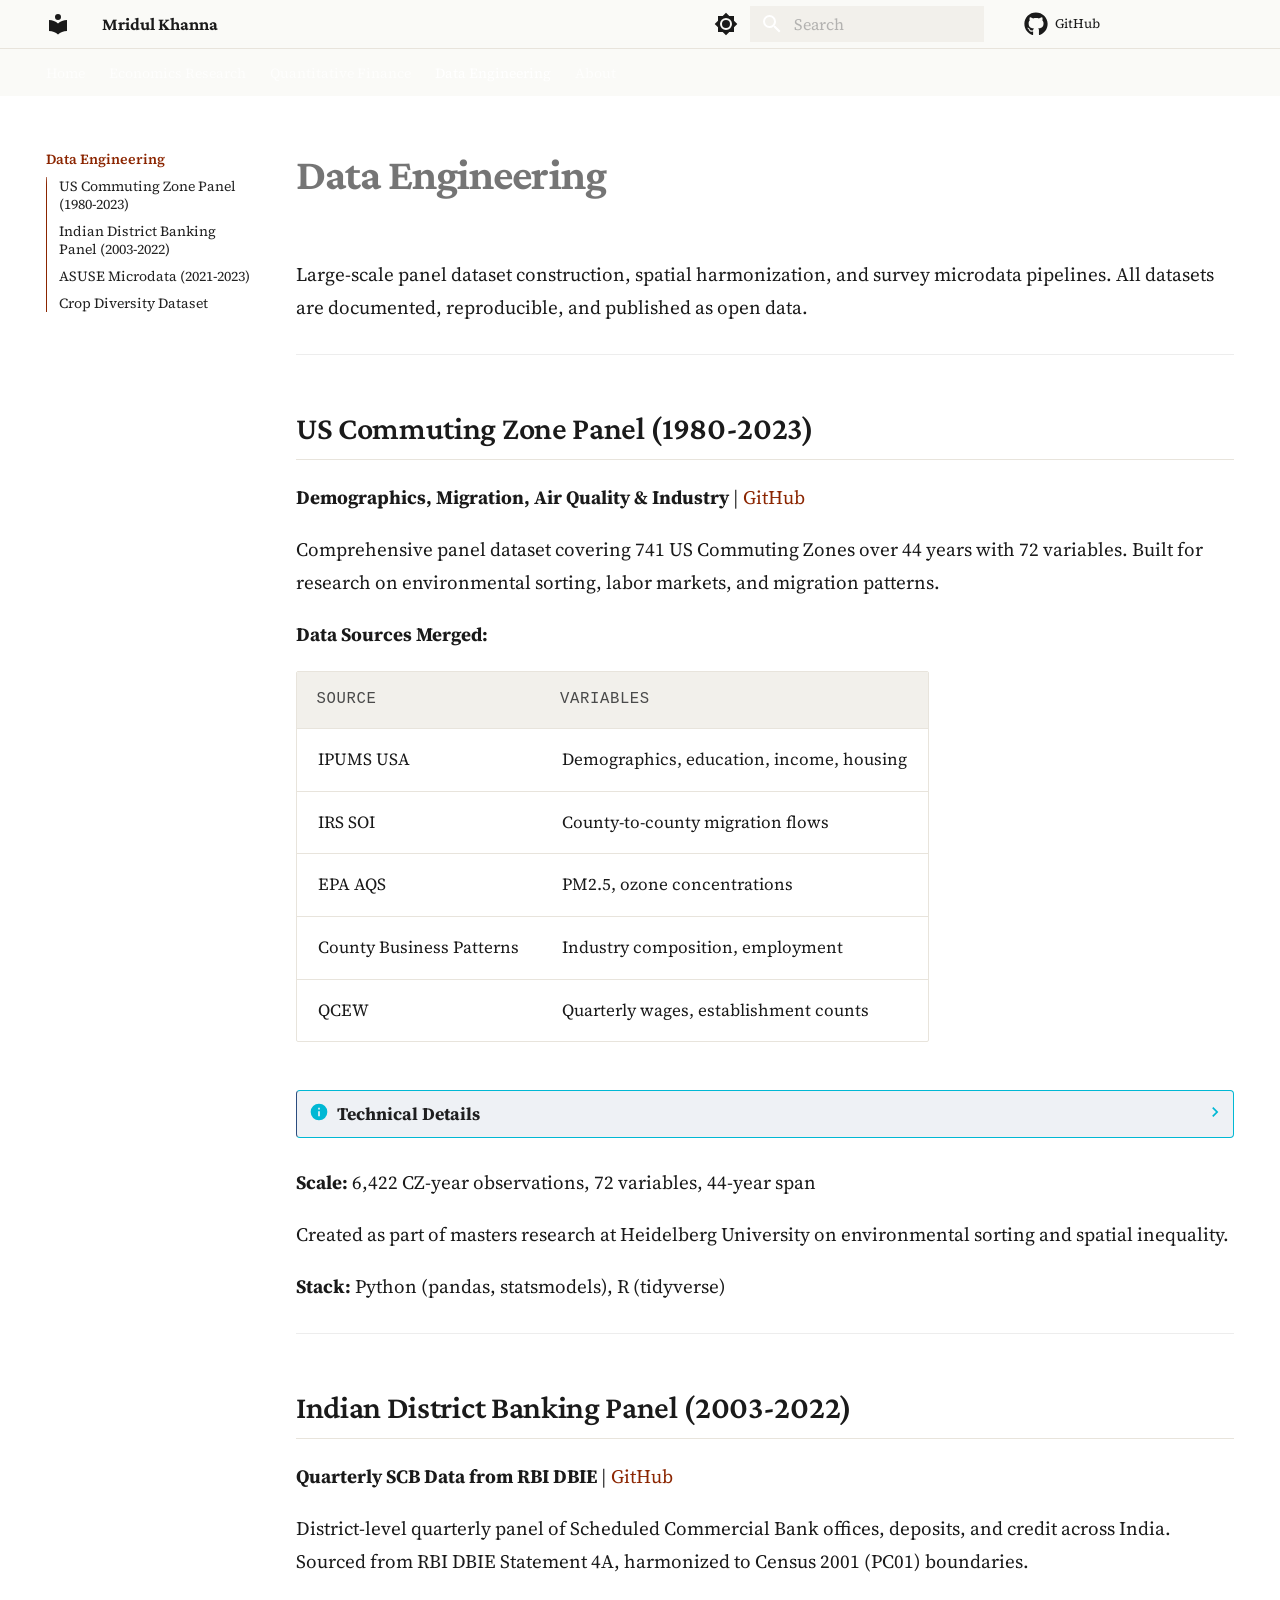
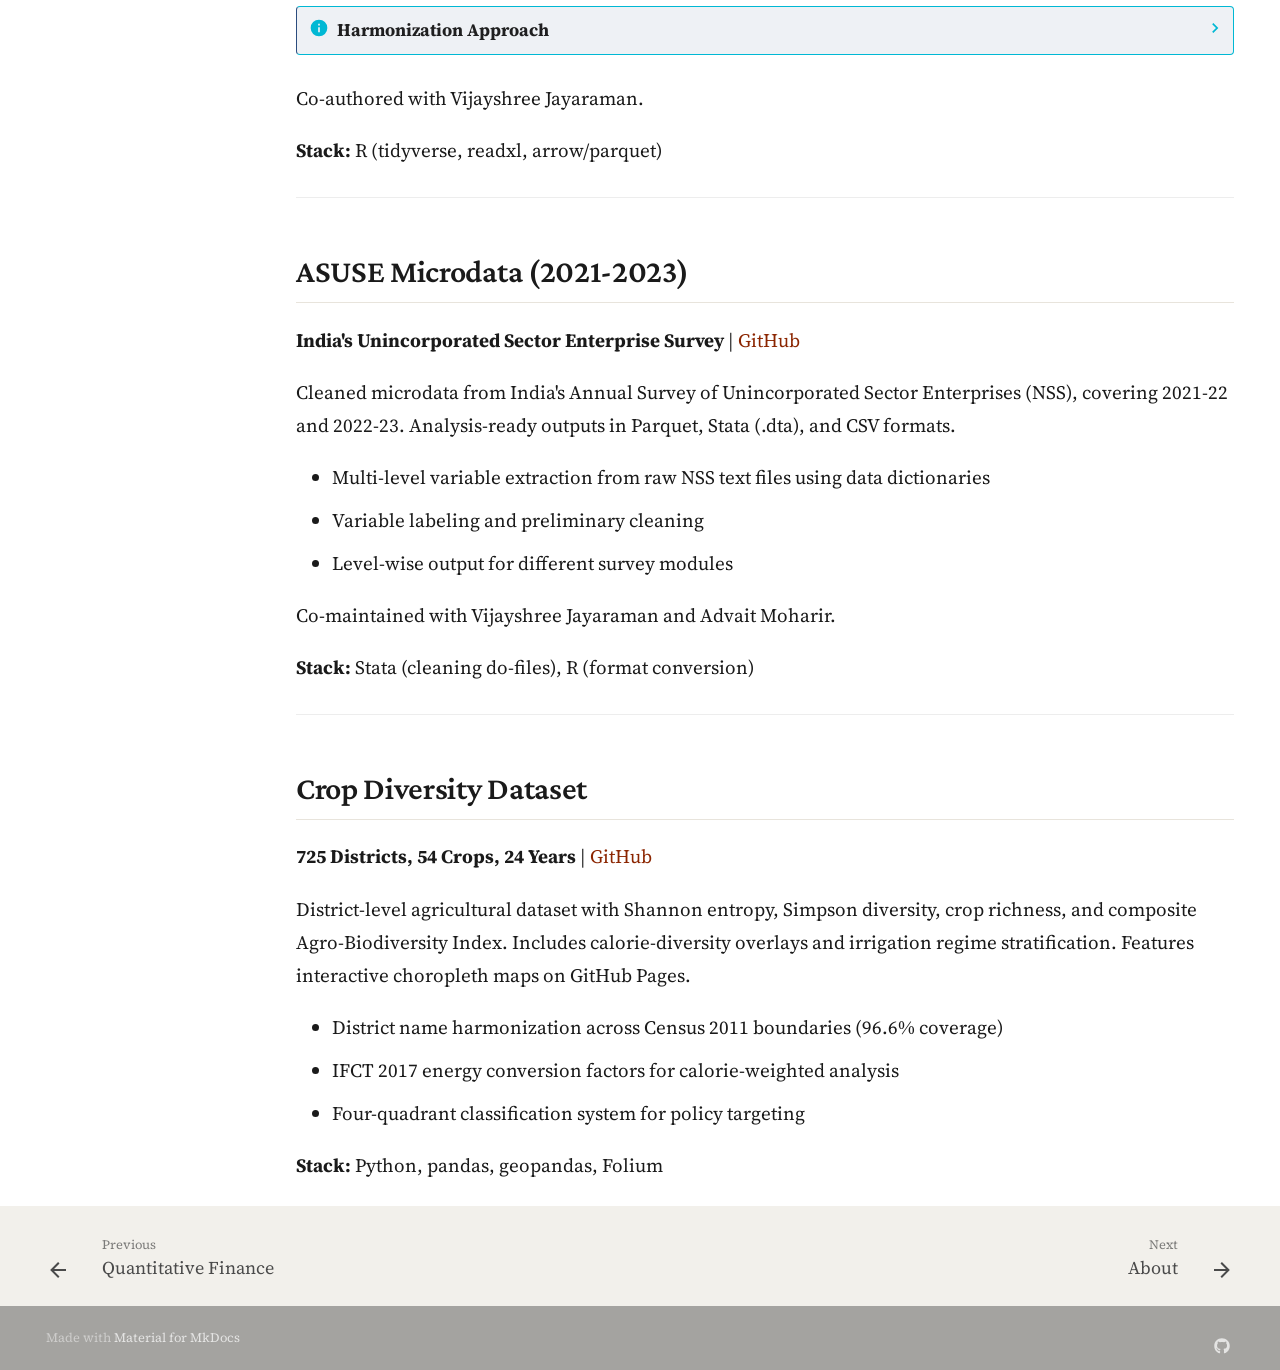
<file: data/index.html>
<!doctype html>
<html lang="en" class="no-js">
  <head>
    
      <meta charset="utf-8">
      <meta name="viewport" content="width=device-width,initial-scale=1">
      
        <meta name="description" content="Economist & Quantitative Developer - Applied Microeconometrics, Development Economics, Algorithmic Trading">
      
      
      
        <link rel="canonical" href="https://mridlll.github.io/portfolio/data/">
      
      
        <link rel="prev" href="../quant/">
      
      
        <link rel="next" href="../about/">
      
      
        
      
      
      <link rel="icon" href="../assets/images/favicon.png">
      <meta name="generator" content="mkdocs-1.6.1, mkdocs-material-9.7.6">
    
    
      
        <title>Data Engineering - Mridul Khanna</title>
      
    
    
      <link rel="stylesheet" href="../assets/stylesheets/main.484c7ddc.min.css">
      
        
        <link rel="stylesheet" href="../assets/stylesheets/palette.ab4e12ef.min.css">
      
      


    
    
      
    
    
      
    
    
      <link rel="stylesheet" href="../stylesheets/custom.css">
    
    <script>__md_scope=new URL("..",location),__md_hash=e=>[...e].reduce(((e,_)=>(e<<5)-e+_.charCodeAt(0)),0),__md_get=(e,_=localStorage,t=__md_scope)=>JSON.parse(_.getItem(t.pathname+"."+e)),__md_set=(e,_,t=localStorage,a=__md_scope)=>{try{t.setItem(a.pathname+"."+e,JSON.stringify(_))}catch(e){}}</script>
    
      

    
    
  </head>
  
  
    
    
      
    
    
    
    
    <body dir="ltr" data-md-color-scheme="default" data-md-color-primary="custom" data-md-color-accent="custom">
  
    
    <input class="md-toggle" data-md-toggle="drawer" type="checkbox" id="__drawer" autocomplete="off">
    <input class="md-toggle" data-md-toggle="search" type="checkbox" id="__search" autocomplete="off">
    <label class="md-overlay" for="__drawer"></label>
    <div data-md-component="skip">
      
        
        <a href="#data-engineering" class="md-skip">
          Skip to content
        </a>
      
    </div>
    <div data-md-component="announce">
      
    </div>
    
    
      

<header class="md-header" data-md-component="header">
  <nav class="md-header__inner md-grid" aria-label="Header">
    <a href=".." title="Mridul Khanna" class="md-header__button md-logo" aria-label="Mridul Khanna" data-md-component="logo">
      
  
  <svg xmlns="http://www.w3.org/2000/svg" viewBox="0 0 24 24"><path d="M12 8a3 3 0 0 0 3-3 3 3 0 0 0-3-3 3 3 0 0 0-3 3 3 3 0 0 0 3 3m0 3.54C9.64 9.35 6.5 8 3 8v11c3.5 0 6.64 1.35 9 3.54 2.36-2.19 5.5-3.54 9-3.54V8c-3.5 0-6.64 1.35-9 3.54"/></svg>

    </a>
    <label class="md-header__button md-icon" for="__drawer">
      
      <svg xmlns="http://www.w3.org/2000/svg" viewBox="0 0 24 24"><path d="M3 6h18v2H3zm0 5h18v2H3zm0 5h18v2H3z"/></svg>
    </label>
    <div class="md-header__title" data-md-component="header-title">
      <div class="md-header__ellipsis">
        <div class="md-header__topic">
          <span class="md-ellipsis">
            Mridul Khanna
          </span>
        </div>
        <div class="md-header__topic" data-md-component="header-topic">
          <span class="md-ellipsis">
            
              Data Engineering
            
          </span>
        </div>
      </div>
    </div>
    
      
        <form class="md-header__option" data-md-component="palette">
  
    
    
    
    <input class="md-option" data-md-color-media="" data-md-color-scheme="default" data-md-color-primary="custom" data-md-color-accent="custom"  aria-label="Switch to dark mode"  type="radio" name="__palette" id="__palette_0">
    
      <label class="md-header__button md-icon" title="Switch to dark mode" for="__palette_1" hidden>
        <svg xmlns="http://www.w3.org/2000/svg" viewBox="0 0 24 24"><path d="M12 8a4 4 0 0 0-4 4 4 4 0 0 0 4 4 4 4 0 0 0 4-4 4 4 0 0 0-4-4m0 10a6 6 0 0 1-6-6 6 6 0 0 1 6-6 6 6 0 0 1 6 6 6 6 0 0 1-6 6m8-9.31V4h-4.69L12 .69 8.69 4H4v4.69L.69 12 4 15.31V20h4.69L12 23.31 15.31 20H20v-4.69L23.31 12z"/></svg>
      </label>
    
  
    
    
    
    <input class="md-option" data-md-color-media="" data-md-color-scheme="slate" data-md-color-primary="custom" data-md-color-accent="custom"  aria-label="Switch to light mode"  type="radio" name="__palette" id="__palette_1">
    
      <label class="md-header__button md-icon" title="Switch to light mode" for="__palette_0" hidden>
        <svg xmlns="http://www.w3.org/2000/svg" viewBox="0 0 24 24"><path d="M12 18c-.89 0-1.74-.2-2.5-.55C11.56 16.5 13 14.42 13 12s-1.44-4.5-3.5-5.45C10.26 6.2 11.11 6 12 6a6 6 0 0 1 6 6 6 6 0 0 1-6 6m8-9.31V4h-4.69L12 .69 8.69 4H4v4.69L.69 12 4 15.31V20h4.69L12 23.31 15.31 20H20v-4.69L23.31 12z"/></svg>
      </label>
    
  
</form>
      
    
    
      <script>var palette=__md_get("__palette");if(palette&&palette.color){if("(prefers-color-scheme)"===palette.color.media){var media=matchMedia("(prefers-color-scheme: light)"),input=document.querySelector(media.matches?"[data-md-color-media='(prefers-color-scheme: light)']":"[data-md-color-media='(prefers-color-scheme: dark)']");palette.color.media=input.getAttribute("data-md-color-media"),palette.color.scheme=input.getAttribute("data-md-color-scheme"),palette.color.primary=input.getAttribute("data-md-color-primary"),palette.color.accent=input.getAttribute("data-md-color-accent")}for(var[key,value]of Object.entries(palette.color))document.body.setAttribute("data-md-color-"+key,value)}</script>
    
    
    
      
      
        <label class="md-header__button md-icon" for="__search">
          
          <svg xmlns="http://www.w3.org/2000/svg" viewBox="0 0 24 24"><path d="M9.5 3A6.5 6.5 0 0 1 16 9.5c0 1.61-.59 3.09-1.56 4.23l.27.27h.79l5 5-1.5 1.5-5-5v-.79l-.27-.27A6.52 6.52 0 0 1 9.5 16 6.5 6.5 0 0 1 3 9.5 6.5 6.5 0 0 1 9.5 3m0 2C7 5 5 7 5 9.5S7 14 9.5 14 14 12 14 9.5 12 5 9.5 5"/></svg>
        </label>
        <div class="md-search" data-md-component="search" role="dialog">
  <label class="md-search__overlay" for="__search"></label>
  <div class="md-search__inner" role="search">
    <form class="md-search__form" name="search">
      <input type="text" class="md-search__input" name="query" aria-label="Search" placeholder="Search" autocapitalize="off" autocorrect="off" autocomplete="off" spellcheck="false" data-md-component="search-query" required>
      <label class="md-search__icon md-icon" for="__search">
        
        <svg xmlns="http://www.w3.org/2000/svg" viewBox="0 0 24 24"><path d="M9.5 3A6.5 6.5 0 0 1 16 9.5c0 1.61-.59 3.09-1.56 4.23l.27.27h.79l5 5-1.5 1.5-5-5v-.79l-.27-.27A6.52 6.52 0 0 1 9.5 16 6.5 6.5 0 0 1 3 9.5 6.5 6.5 0 0 1 9.5 3m0 2C7 5 5 7 5 9.5S7 14 9.5 14 14 12 14 9.5 12 5 9.5 5"/></svg>
        
        <svg xmlns="http://www.w3.org/2000/svg" viewBox="0 0 24 24"><path d="M20 11v2H8l5.5 5.5-1.42 1.42L4.16 12l7.92-7.92L13.5 5.5 8 11z"/></svg>
      </label>
      <nav class="md-search__options" aria-label="Search">
        
        <button type="reset" class="md-search__icon md-icon" title="Clear" aria-label="Clear" tabindex="-1">
          
          <svg xmlns="http://www.w3.org/2000/svg" viewBox="0 0 24 24"><path d="M19 6.41 17.59 5 12 10.59 6.41 5 5 6.41 10.59 12 5 17.59 6.41 19 12 13.41 17.59 19 19 17.59 13.41 12z"/></svg>
        </button>
      </nav>
      
    </form>
    <div class="md-search__output">
      <div class="md-search__scrollwrap" tabindex="0" data-md-scrollfix>
        <div class="md-search-result" data-md-component="search-result">
          <div class="md-search-result__meta">
            Initializing search
          </div>
          <ol class="md-search-result__list" role="presentation"></ol>
        </div>
      </div>
    </div>
  </div>
</div>
      
    
    
      <div class="md-header__source">
        <a href="https://github.com/Mridlll" title="Go to repository" class="md-source" data-md-component="source">
  <div class="md-source__icon md-icon">
    
    <svg xmlns="http://www.w3.org/2000/svg" viewBox="0 0 512 512"><!--! Font Awesome Free 7.1.0 by @fontawesome - https://fontawesome.com License - https://fontawesome.com/license/free (Icons: CC BY 4.0, Fonts: SIL OFL 1.1, Code: MIT License) Copyright 2025 Fonticons, Inc.--><path d="M173.9 397.4c0 2-2.3 3.6-5.2 3.6-3.3.3-5.6-1.3-5.6-3.6 0-2 2.3-3.6 5.2-3.6 3-.3 5.6 1.3 5.6 3.6m-31.1-4.5c-.7 2 1.3 4.3 4.3 4.9 2.6 1 5.6 0 6.2-2s-1.3-4.3-4.3-5.2c-2.6-.7-5.5.3-6.2 2.3m44.2-1.7c-2.9.7-4.9 2.6-4.6 4.9.3 2 2.9 3.3 5.9 2.6 2.9-.7 4.9-2.6 4.6-4.6-.3-1.9-3-3.2-5.9-2.9M252.8 8C114.1 8 8 113.3 8 252c0 110.9 69.8 205.8 169.5 239.2 12.8 2.3 17.3-5.6 17.3-12.1 0-6.2-.3-40.4-.3-61.4 0 0-70 15-84.7-29.8 0 0-11.4-29.1-27.8-36.6 0 0-22.9-15.7 1.6-15.4 0 0 24.9 2 38.6 25.8 21.9 38.6 58.6 27.5 72.9 20.9 2.3-16 8.8-27.1 16-33.7-55.9-6.2-112.3-14.3-112.3-110.5 0-27.5 7.6-41.3 23.6-58.9-2.6-6.5-11.1-33.3 2.6-67.9 20.9-6.5 69 27 69 27 20-5.6 41.5-8.5 62.8-8.5s42.8 2.9 62.8 8.5c0 0 48.1-33.6 69-27 13.7 34.7 5.2 61.4 2.6 67.9 16 17.7 25.8 31.5 25.8 58.9 0 96.5-58.9 104.2-114.8 110.5 9.2 7.9 17 22.9 17 46.4 0 33.7-.3 75.4-.3 83.6 0 6.5 4.6 14.4 17.3 12.1C436.2 457.8 504 362.9 504 252 504 113.3 391.5 8 252.8 8M105.2 352.9c-1.3 1-1 3.3.7 5.2 1.6 1.6 3.9 2.3 5.2 1 1.3-1 1-3.3-.7-5.2-1.6-1.6-3.9-2.3-5.2-1m-10.8-8.1c-.7 1.3.3 2.9 2.3 3.9 1.6 1 3.6.7 4.3-.7.7-1.3-.3-2.9-2.3-3.9-2-.6-3.6-.3-4.3.7m32.4 35.6c-1.6 1.3-1 4.3 1.3 6.2 2.3 2.3 5.2 2.6 6.5 1 1.3-1.3.7-4.3-1.3-6.2-2.2-2.3-5.2-2.6-6.5-1m-11.4-14.7c-1.6 1-1.6 3.6 0 5.9s4.3 3.3 5.6 2.3c1.6-1.3 1.6-3.9 0-6.2-1.4-2.3-4-3.3-5.6-2"/></svg>
  </div>
  <div class="md-source__repository">
    GitHub
  </div>
</a>
      </div>
    
  </nav>
  
</header>
    
    <div class="md-container" data-md-component="container">
      
      
        
          
            
<nav class="md-tabs" aria-label="Tabs" data-md-component="tabs">
  <div class="md-grid">
    <ul class="md-tabs__list">
      
        
  
  
  
  
    <li class="md-tabs__item">
      <a href=".." class="md-tabs__link">
        
  
  
    
  
  Home

      </a>
    </li>
  

      
        
  
  
  
  
    <li class="md-tabs__item">
      <a href="../research/" class="md-tabs__link">
        
  
  
    
  
  Economics Research

      </a>
    </li>
  

      
        
  
  
  
  
    <li class="md-tabs__item">
      <a href="../quant/" class="md-tabs__link">
        
  
  
    
  
  Quantitative Finance

      </a>
    </li>
  

      
        
  
  
  
    
  
  
    <li class="md-tabs__item md-tabs__item--active">
      <a href="./" class="md-tabs__link">
        
  
  
    
  
  Data Engineering

      </a>
    </li>
  

      
        
  
  
  
  
    <li class="md-tabs__item">
      <a href="../about/" class="md-tabs__link">
        
  
  
    
  
  About

      </a>
    </li>
  

      
    </ul>
  </div>
</nav>
          
        
      
      <main class="md-main" data-md-component="main">
        <div class="md-main__inner md-grid">
          
            
              
              <div class="md-sidebar md-sidebar--primary" data-md-component="sidebar" data-md-type="navigation" >
                <div class="md-sidebar__scrollwrap">
                  <div class="md-sidebar__inner">
                    


  


  

<nav class="md-nav md-nav--primary md-nav--lifted md-nav--integrated" aria-label="Navigation" data-md-level="0">
  <label class="md-nav__title" for="__drawer">
    <a href=".." title="Mridul Khanna" class="md-nav__button md-logo" aria-label="Mridul Khanna" data-md-component="logo">
      
  
  <svg xmlns="http://www.w3.org/2000/svg" viewBox="0 0 24 24"><path d="M12 8a3 3 0 0 0 3-3 3 3 0 0 0-3-3 3 3 0 0 0-3 3 3 3 0 0 0 3 3m0 3.54C9.64 9.35 6.5 8 3 8v11c3.5 0 6.64 1.35 9 3.54 2.36-2.19 5.5-3.54 9-3.54V8c-3.5 0-6.64 1.35-9 3.54"/></svg>

    </a>
    Mridul Khanna
  </label>
  
    <div class="md-nav__source">
      <a href="https://github.com/Mridlll" title="Go to repository" class="md-source" data-md-component="source">
  <div class="md-source__icon md-icon">
    
    <svg xmlns="http://www.w3.org/2000/svg" viewBox="0 0 512 512"><!--! Font Awesome Free 7.1.0 by @fontawesome - https://fontawesome.com License - https://fontawesome.com/license/free (Icons: CC BY 4.0, Fonts: SIL OFL 1.1, Code: MIT License) Copyright 2025 Fonticons, Inc.--><path d="M173.9 397.4c0 2-2.3 3.6-5.2 3.6-3.3.3-5.6-1.3-5.6-3.6 0-2 2.3-3.6 5.2-3.6 3-.3 5.6 1.3 5.6 3.6m-31.1-4.5c-.7 2 1.3 4.3 4.3 4.9 2.6 1 5.6 0 6.2-2s-1.3-4.3-4.3-5.2c-2.6-.7-5.5.3-6.2 2.3m44.2-1.7c-2.9.7-4.9 2.6-4.6 4.9.3 2 2.9 3.3 5.9 2.6 2.9-.7 4.9-2.6 4.6-4.6-.3-1.9-3-3.2-5.9-2.9M252.8 8C114.1 8 8 113.3 8 252c0 110.9 69.8 205.8 169.5 239.2 12.8 2.3 17.3-5.6 17.3-12.1 0-6.2-.3-40.4-.3-61.4 0 0-70 15-84.7-29.8 0 0-11.4-29.1-27.8-36.6 0 0-22.9-15.7 1.6-15.4 0 0 24.9 2 38.6 25.8 21.9 38.6 58.6 27.5 72.9 20.9 2.3-16 8.8-27.1 16-33.7-55.9-6.2-112.3-14.3-112.3-110.5 0-27.5 7.6-41.3 23.6-58.9-2.6-6.5-11.1-33.3 2.6-67.9 20.9-6.5 69 27 69 27 20-5.6 41.5-8.5 62.8-8.5s42.8 2.9 62.8 8.5c0 0 48.1-33.6 69-27 13.7 34.7 5.2 61.4 2.6 67.9 16 17.7 25.8 31.5 25.8 58.9 0 96.5-58.9 104.2-114.8 110.5 9.2 7.9 17 22.9 17 46.4 0 33.7-.3 75.4-.3 83.6 0 6.5 4.6 14.4 17.3 12.1C436.2 457.8 504 362.9 504 252 504 113.3 391.5 8 252.8 8M105.2 352.9c-1.3 1-1 3.3.7 5.2 1.6 1.6 3.9 2.3 5.2 1 1.3-1 1-3.3-.7-5.2-1.6-1.6-3.9-2.3-5.2-1m-10.8-8.1c-.7 1.3.3 2.9 2.3 3.9 1.6 1 3.6.7 4.3-.7.7-1.3-.3-2.9-2.3-3.9-2-.6-3.6-.3-4.3.7m32.4 35.6c-1.6 1.3-1 4.3 1.3 6.2 2.3 2.3 5.2 2.6 6.5 1 1.3-1.3.7-4.3-1.3-6.2-2.2-2.3-5.2-2.6-6.5-1m-11.4-14.7c-1.6 1-1.6 3.6 0 5.9s4.3 3.3 5.6 2.3c1.6-1.3 1.6-3.9 0-6.2-1.4-2.3-4-3.3-5.6-2"/></svg>
  </div>
  <div class="md-source__repository">
    GitHub
  </div>
</a>
    </div>
  
  <ul class="md-nav__list" data-md-scrollfix>
    
      
      
  
  
  
  
    <li class="md-nav__item">
      <a href=".." class="md-nav__link">
        
  
  
  <span class="md-ellipsis">
    
  
    Home
  

    
  </span>
  
  

      </a>
    </li>
  

    
      
      
  
  
  
  
    <li class="md-nav__item">
      <a href="../research/" class="md-nav__link">
        
  
  
  <span class="md-ellipsis">
    
  
    Economics Research
  

    
  </span>
  
  

      </a>
    </li>
  

    
      
      
  
  
  
  
    <li class="md-nav__item">
      <a href="../quant/" class="md-nav__link">
        
  
  
  <span class="md-ellipsis">
    
  
    Quantitative Finance
  

    
  </span>
  
  

      </a>
    </li>
  

    
      
      
  
  
    
  
  
  
    <li class="md-nav__item md-nav__item--active">
      
      <input class="md-nav__toggle md-toggle" type="checkbox" id="__toc">
      
      
        
      
      
        <label class="md-nav__link md-nav__link--active" for="__toc">
          
  
  
  <span class="md-ellipsis">
    
  
    Data Engineering
  

    
  </span>
  
  

          <span class="md-nav__icon md-icon"></span>
        </label>
      
      <a href="./" class="md-nav__link md-nav__link--active">
        
  
  
  <span class="md-ellipsis">
    
  
    Data Engineering
  

    
  </span>
  
  

      </a>
      
        

<nav class="md-nav md-nav--secondary" aria-label="Table of contents">
  
  
  
    
  
  
    <label class="md-nav__title" for="__toc">
      <span class="md-nav__icon md-icon"></span>
      Table of contents
    </label>
    <ul class="md-nav__list" data-md-component="toc" data-md-scrollfix>
      
        <li class="md-nav__item">
  <a href="#us-commuting-zone-panel-1980-2023" class="md-nav__link">
    <span class="md-ellipsis">
      
        US Commuting Zone Panel (1980-2023)
      
    </span>
  </a>
  
</li>
      
        <li class="md-nav__item">
  <a href="#indian-district-banking-panel-2003-2022" class="md-nav__link">
    <span class="md-ellipsis">
      
        Indian District Banking Panel (2003-2022)
      
    </span>
  </a>
  
</li>
      
        <li class="md-nav__item">
  <a href="#asuse-microdata-2021-2023" class="md-nav__link">
    <span class="md-ellipsis">
      
        ASUSE Microdata (2021-2023)
      
    </span>
  </a>
  
</li>
      
        <li class="md-nav__item">
  <a href="#crop-diversity-dataset" class="md-nav__link">
    <span class="md-ellipsis">
      
        Crop Diversity Dataset
      
    </span>
  </a>
  
</li>
      
    </ul>
  
</nav>
      
    </li>
  

    
      
      
  
  
  
  
    <li class="md-nav__item">
      <a href="../about/" class="md-nav__link">
        
  
  
  <span class="md-ellipsis">
    
  
    About
  

    
  </span>
  
  

      </a>
    </li>
  

    
  </ul>
</nav>
                  </div>
                </div>
              </div>
            
            
          
          
            <div class="md-content" data-md-component="content">
              
              <article class="md-content__inner md-typeset">
                
                  


  
  


<h1 id="data-engineering">Data Engineering<a class="headerlink" href="#data-engineering" title="Permanent link">&para;</a></h1>
<p>Large-scale panel dataset construction, spatial harmonization, and survey microdata pipelines. All datasets are documented, reproducible, and published as open data.</p>
<hr />
<h2 id="us-commuting-zone-panel-1980-2023">US Commuting Zone Panel (1980-2023)<a class="headerlink" href="#us-commuting-zone-panel-1980-2023" title="Permanent link">&para;</a></h2>
<p><strong>Demographics, Migration, Air Quality &amp; Industry</strong> | <a href="https://github.com/Mridlll/IUPMS-CZ-IRS-Dataset">GitHub</a></p>
<p>Comprehensive panel dataset covering 741 US Commuting Zones over 44 years with 72 variables. Built for research on environmental sorting, labor markets, and migration patterns.</p>
<p><strong>Data Sources Merged:</strong></p>
<table>
<thead>
<tr>
<th>Source</th>
<th>Variables</th>
</tr>
</thead>
<tbody>
<tr>
<td>IPUMS USA</td>
<td>Demographics, education, income, housing</td>
</tr>
<tr>
<td>IRS SOI</td>
<td>County-to-county migration flows</td>
</tr>
<tr>
<td>EPA AQS</td>
<td>PM2.5, ozone concentrations</td>
</tr>
<tr>
<td>County Business Patterns</td>
<td>Industry composition, employment</td>
</tr>
<tr>
<td>QCEW</td>
<td>Quarterly wages, establishment counts</td>
</tr>
</tbody>
</table>
<details class="info">
<summary>Technical Details</summary>
<ul>
<li>1990 CZ definitions (Tolbert &amp; Sizer) with David Dorn crosswalks</li>
<li>PM2.5 imputation via spatial (inverse distance weighting) and temporal (linear) interpolation</li>
<li>County-to-CZ aggregation using population weights</li>
<li>Skill group decomposition (high/low skill, young/old)</li>
</ul>
</details>
<p><strong>Scale:</strong> 6,422 CZ-year observations, 72 variables, 44-year span</p>
<p>Created as part of masters research at Heidelberg University on environmental sorting and spatial inequality.</p>
<p><strong>Stack:</strong> Python (pandas, statsmodels), R (tidyverse)</p>
<hr />
<h2 id="indian-district-banking-panel-2003-2022">Indian District Banking Panel (2003-2022)<a class="headerlink" href="#indian-district-banking-panel-2003-2022" title="Permanent link">&para;</a></h2>
<p><strong>Quarterly SCB Data from RBI DBIE</strong> | <a href="https://github.com/Mridlll/-bsr-district-panel">GitHub</a></p>
<p>District-level quarterly panel of Scheduled Commercial Bank offices, deposits, and credit across India. Sourced from RBI DBIE Statement 4A, harmonized to Census 2001 (PC01) boundaries.</p>
<details class="info">
<summary>Harmonization Approach</summary>
<ul>
<li>Two-pass district name matching (PC11 names first, then 2022-era names)</li>
<li>Telangana bifurcation handling (mapping back to pre-2014 AP boundaries)</li>
<li>Population group x bank group cross-tabulation panels</li>
<li>13 districts dropped due to ambiguous boundary mapping</li>
</ul>
</details>
<p>Co-authored with Vijayshree Jayaraman.</p>
<p><strong>Stack:</strong> R (tidyverse, readxl, arrow/parquet)</p>
<hr />
<h2 id="asuse-microdata-2021-2023">ASUSE Microdata (2021-2023)<a class="headerlink" href="#asuse-microdata-2021-2023" title="Permanent link">&para;</a></h2>
<p><strong>India's Unincorporated Sector Enterprise Survey</strong> | <a href="https://github.com/Mridlll/ASUSE">GitHub</a></p>
<p>Cleaned microdata from India's Annual Survey of Unincorporated Sector Enterprises (NSS), covering 2021-22 and 2022-23. Analysis-ready outputs in Parquet, Stata (.dta), and CSV formats.</p>
<ul>
<li>Multi-level variable extraction from raw NSS text files using data dictionaries</li>
<li>Variable labeling and preliminary cleaning</li>
<li>Level-wise output for different survey modules</li>
</ul>
<p>Co-maintained with Vijayshree Jayaraman and Advait Moharir.</p>
<p><strong>Stack:</strong> Stata (cleaning do-files), R (format conversion)</p>
<hr />
<h2 id="crop-diversity-dataset">Crop Diversity Dataset<a class="headerlink" href="#crop-diversity-dataset" title="Permanent link">&para;</a></h2>
<p><strong>725 Districts, 54 Crops, 24 Years</strong> | <a href="https://github.com/Mridlll/crop-diversity">GitHub</a></p>
<p>District-level agricultural dataset with Shannon entropy, Simpson diversity, crop richness, and composite Agro-Biodiversity Index. Includes calorie-diversity overlays and irrigation regime stratification. Features interactive choropleth maps on GitHub Pages.</p>
<ul>
<li>District name harmonization across Census 2011 boundaries (96.6% coverage)</li>
<li>IFCT 2017 energy conversion factors for calorie-weighted analysis</li>
<li>Four-quadrant classification system for policy targeting</li>
</ul>
<p><strong>Stack:</strong> Python, pandas, geopandas, Folium</p>












                
              </article>
            </div>
          
          
<script>var target=document.getElementById(location.hash.slice(1));target&&target.name&&(target.checked=target.name.startsWith("__tabbed_"))</script>
        </div>
        
          <button type="button" class="md-top md-icon" data-md-component="top" hidden>
  
  <svg xmlns="http://www.w3.org/2000/svg" viewBox="0 0 24 24"><path d="M13 20h-2V8l-5.5 5.5-1.42-1.42L12 4.16l7.92 7.92-1.42 1.42L13 8z"/></svg>
  Back to top
</button>
        
      </main>
      
        <footer class="md-footer">
  
    
      
      <nav class="md-footer__inner md-grid" aria-label="Footer" >
        
          
          <a href="../quant/" class="md-footer__link md-footer__link--prev" aria-label="Previous: Quantitative Finance">
            <div class="md-footer__button md-icon">
              
              <svg xmlns="http://www.w3.org/2000/svg" viewBox="0 0 24 24"><path d="M20 11v2H8l5.5 5.5-1.42 1.42L4.16 12l7.92-7.92L13.5 5.5 8 11z"/></svg>
            </div>
            <div class="md-footer__title">
              <span class="md-footer__direction">
                Previous
              </span>
              <div class="md-ellipsis">
                Quantitative Finance
              </div>
            </div>
          </a>
        
        
          
          <a href="../about/" class="md-footer__link md-footer__link--next" aria-label="Next: About">
            <div class="md-footer__title">
              <span class="md-footer__direction">
                Next
              </span>
              <div class="md-ellipsis">
                About
              </div>
            </div>
            <div class="md-footer__button md-icon">
              
              <svg xmlns="http://www.w3.org/2000/svg" viewBox="0 0 24 24"><path d="M4 11v2h12l-5.5 5.5 1.42 1.42L19.84 12l-7.92-7.92L10.5 5.5 16 11z"/></svg>
            </div>
          </a>
        
      </nav>
    
  
  <div class="md-footer-meta md-typeset">
    <div class="md-footer-meta__inner md-grid">
      <div class="md-copyright">
  
  
    Made with
    <a href="https://squidfunk.github.io/mkdocs-material/" target="_blank" rel="noopener">
      Material for MkDocs
    </a>
  
</div>
      
        
<div class="md-social">
  
    
    
    
    
      
      
    
    <a href="https://github.com/Mridlll" target="_blank" rel="noopener" title="github.com" class="md-social__link">
      <svg xmlns="http://www.w3.org/2000/svg" viewBox="0 0 512 512"><!--! Font Awesome Free 7.1.0 by @fontawesome - https://fontawesome.com License - https://fontawesome.com/license/free (Icons: CC BY 4.0, Fonts: SIL OFL 1.1, Code: MIT License) Copyright 2025 Fonticons, Inc.--><path d="M173.9 397.4c0 2-2.3 3.6-5.2 3.6-3.3.3-5.6-1.3-5.6-3.6 0-2 2.3-3.6 5.2-3.6 3-.3 5.6 1.3 5.6 3.6m-31.1-4.5c-.7 2 1.3 4.3 4.3 4.9 2.6 1 5.6 0 6.2-2s-1.3-4.3-4.3-5.2c-2.6-.7-5.5.3-6.2 2.3m44.2-1.7c-2.9.7-4.9 2.6-4.6 4.9.3 2 2.9 3.3 5.9 2.6 2.9-.7 4.9-2.6 4.6-4.6-.3-1.9-3-3.2-5.9-2.9M252.8 8C114.1 8 8 113.3 8 252c0 110.9 69.8 205.8 169.5 239.2 12.8 2.3 17.3-5.6 17.3-12.1 0-6.2-.3-40.4-.3-61.4 0 0-70 15-84.7-29.8 0 0-11.4-29.1-27.8-36.6 0 0-22.9-15.7 1.6-15.4 0 0 24.9 2 38.6 25.8 21.9 38.6 58.6 27.5 72.9 20.9 2.3-16 8.8-27.1 16-33.7-55.9-6.2-112.3-14.3-112.3-110.5 0-27.5 7.6-41.3 23.6-58.9-2.6-6.5-11.1-33.3 2.6-67.9 20.9-6.5 69 27 69 27 20-5.6 41.5-8.5 62.8-8.5s42.8 2.9 62.8 8.5c0 0 48.1-33.6 69-27 13.7 34.7 5.2 61.4 2.6 67.9 16 17.7 25.8 31.5 25.8 58.9 0 96.5-58.9 104.2-114.8 110.5 9.2 7.9 17 22.9 17 46.4 0 33.7-.3 75.4-.3 83.6 0 6.5 4.6 14.4 17.3 12.1C436.2 457.8 504 362.9 504 252 504 113.3 391.5 8 252.8 8M105.2 352.9c-1.3 1-1 3.3.7 5.2 1.6 1.6 3.9 2.3 5.2 1 1.3-1 1-3.3-.7-5.2-1.6-1.6-3.9-2.3-5.2-1m-10.8-8.1c-.7 1.3.3 2.9 2.3 3.9 1.6 1 3.6.7 4.3-.7.7-1.3-.3-2.9-2.3-3.9-2-.6-3.6-.3-4.3.7m32.4 35.6c-1.6 1.3-1 4.3 1.3 6.2 2.3 2.3 5.2 2.6 6.5 1 1.3-1.3.7-4.3-1.3-6.2-2.2-2.3-5.2-2.6-6.5-1m-11.4-14.7c-1.6 1-1.6 3.6 0 5.9s4.3 3.3 5.6 2.3c1.6-1.3 1.6-3.9 0-6.2-1.4-2.3-4-3.3-5.6-2"/></svg>
    </a>
  
</div>
      
    </div>
  </div>
</footer>
      
    </div>
    <div class="md-dialog" data-md-component="dialog">
      <div class="md-dialog__inner md-typeset"></div>
    </div>
    
    
    
      
      
      <script id="__config" type="application/json">{"annotate": null, "base": "..", "features": ["navigation.tabs", "navigation.sections", "navigation.top", "navigation.footer", "toc.integrate", "content.code.copy"], "search": "../assets/javascripts/workers/search.2c215733.min.js", "tags": null, "translations": {"clipboard.copied": "Copied to clipboard", "clipboard.copy": "Copy to clipboard", "search.result.more.one": "1 more on this page", "search.result.more.other": "# more on this page", "search.result.none": "No matching documents", "search.result.one": "1 matching document", "search.result.other": "# matching documents", "search.result.placeholder": "Type to start searching", "search.result.term.missing": "Missing", "select.version": "Select version"}, "version": null}</script>
    
    
      <script src="../assets/javascripts/bundle.79ae519e.min.js"></script>
      
    
  </body>
</html>
</file>
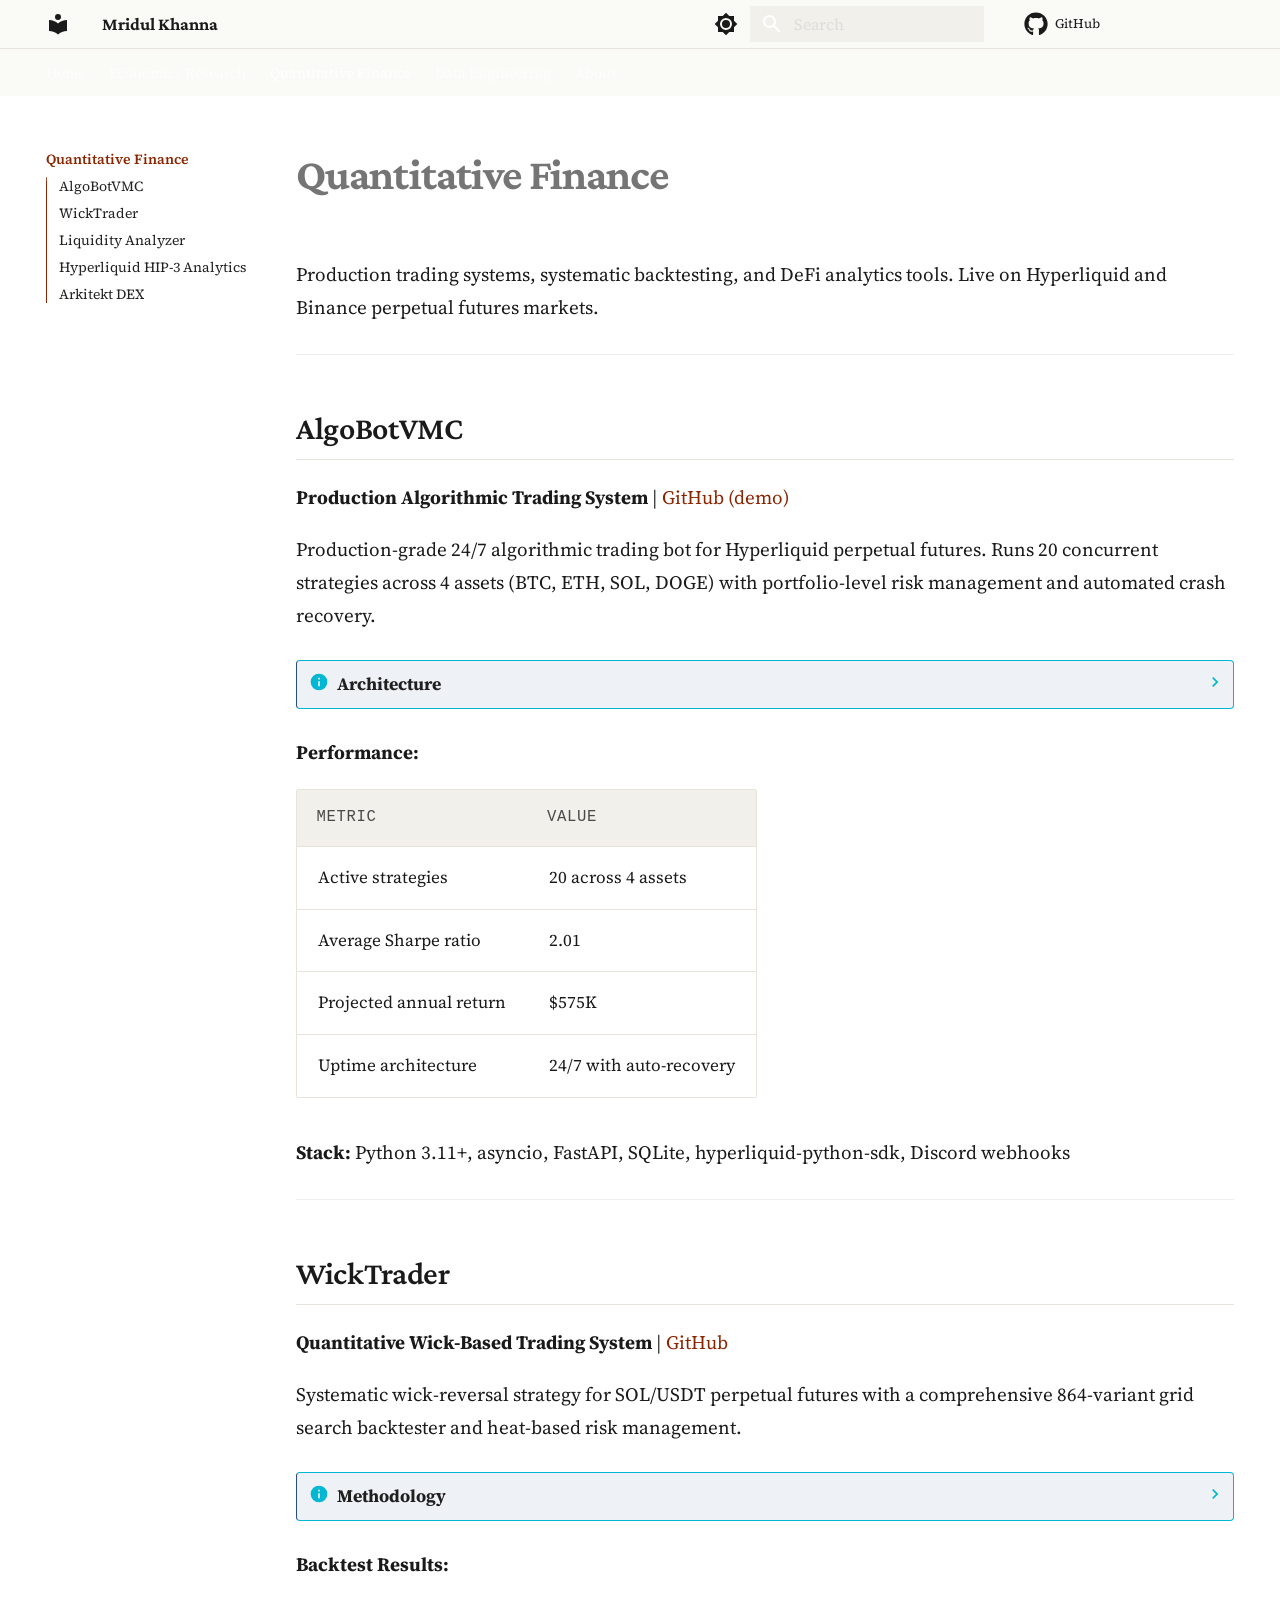
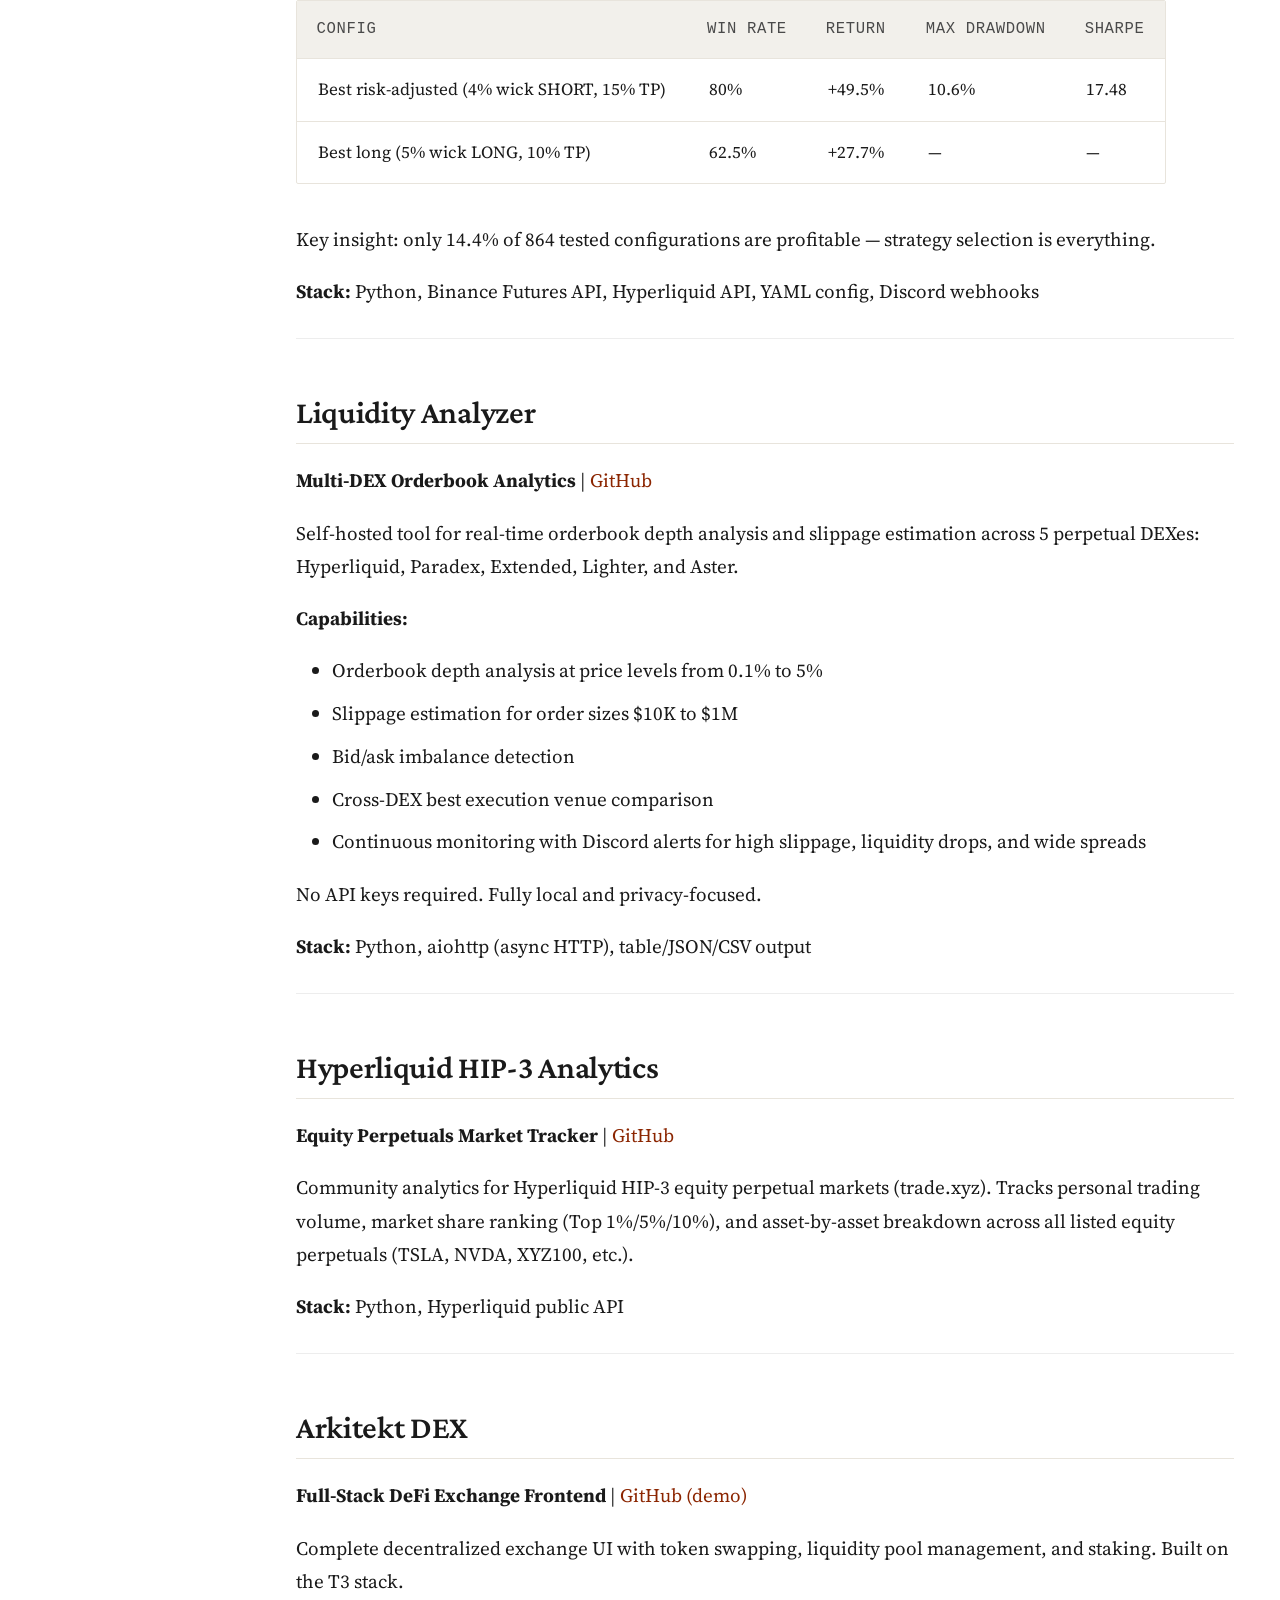
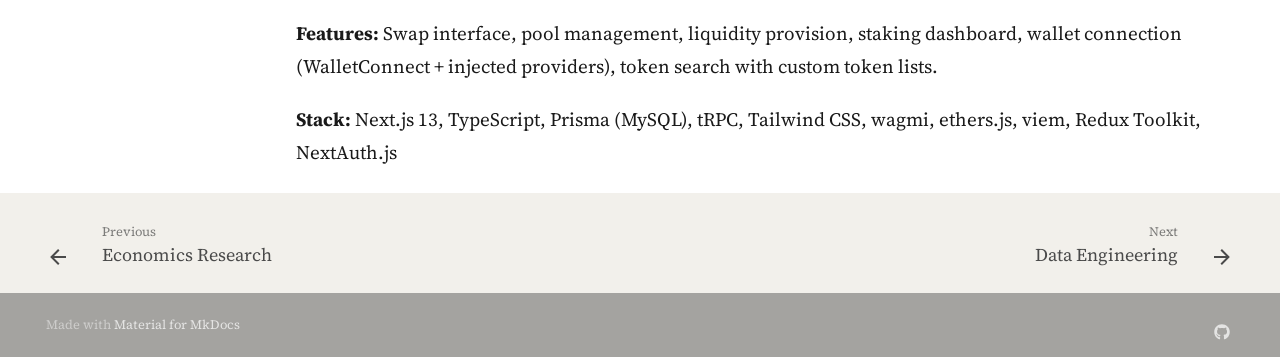
<file: quant/index.html>
<!doctype html>
<html lang="en" class="no-js">
  <head>
    
      <meta charset="utf-8">
      <meta name="viewport" content="width=device-width,initial-scale=1">
      
        <meta name="description" content="Economist & Quantitative Developer - Applied Microeconometrics, Development Economics, Algorithmic Trading">
      
      
      
        <link rel="canonical" href="https://mridlll.github.io/portfolio/quant/">
      
      
        <link rel="prev" href="../research/">
      
      
        <link rel="next" href="../data/">
      
      
        
      
      
      <link rel="icon" href="../assets/images/favicon.png">
      <meta name="generator" content="mkdocs-1.6.1, mkdocs-material-9.7.6">
    
    
      
        <title>Quantitative Finance - Mridul Khanna</title>
      
    
    
      <link rel="stylesheet" href="../assets/stylesheets/main.484c7ddc.min.css">
      
        
        <link rel="stylesheet" href="../assets/stylesheets/palette.ab4e12ef.min.css">
      
      


    
    
      
    
    
      
    
    
      <link rel="stylesheet" href="../stylesheets/custom.css">
    
    <script>__md_scope=new URL("..",location),__md_hash=e=>[...e].reduce(((e,_)=>(e<<5)-e+_.charCodeAt(0)),0),__md_get=(e,_=localStorage,t=__md_scope)=>JSON.parse(_.getItem(t.pathname+"."+e)),__md_set=(e,_,t=localStorage,a=__md_scope)=>{try{t.setItem(a.pathname+"."+e,JSON.stringify(_))}catch(e){}}</script>
    
      

    
    
  </head>
  
  
    
    
      
    
    
    
    
    <body dir="ltr" data-md-color-scheme="default" data-md-color-primary="custom" data-md-color-accent="custom">
  
    
    <input class="md-toggle" data-md-toggle="drawer" type="checkbox" id="__drawer" autocomplete="off">
    <input class="md-toggle" data-md-toggle="search" type="checkbox" id="__search" autocomplete="off">
    <label class="md-overlay" for="__drawer"></label>
    <div data-md-component="skip">
      
        
        <a href="#quantitative-finance" class="md-skip">
          Skip to content
        </a>
      
    </div>
    <div data-md-component="announce">
      
    </div>
    
    
      

<header class="md-header" data-md-component="header">
  <nav class="md-header__inner md-grid" aria-label="Header">
    <a href=".." title="Mridul Khanna" class="md-header__button md-logo" aria-label="Mridul Khanna" data-md-component="logo">
      
  
  <svg xmlns="http://www.w3.org/2000/svg" viewBox="0 0 24 24"><path d="M12 8a3 3 0 0 0 3-3 3 3 0 0 0-3-3 3 3 0 0 0-3 3 3 3 0 0 0 3 3m0 3.54C9.64 9.35 6.5 8 3 8v11c3.5 0 6.64 1.35 9 3.54 2.36-2.19 5.5-3.54 9-3.54V8c-3.5 0-6.64 1.35-9 3.54"/></svg>

    </a>
    <label class="md-header__button md-icon" for="__drawer">
      
      <svg xmlns="http://www.w3.org/2000/svg" viewBox="0 0 24 24"><path d="M3 6h18v2H3zm0 5h18v2H3zm0 5h18v2H3z"/></svg>
    </label>
    <div class="md-header__title" data-md-component="header-title">
      <div class="md-header__ellipsis">
        <div class="md-header__topic">
          <span class="md-ellipsis">
            Mridul Khanna
          </span>
        </div>
        <div class="md-header__topic" data-md-component="header-topic">
          <span class="md-ellipsis">
            
              Quantitative Finance
            
          </span>
        </div>
      </div>
    </div>
    
      
        <form class="md-header__option" data-md-component="palette">
  
    
    
    
    <input class="md-option" data-md-color-media="" data-md-color-scheme="default" data-md-color-primary="custom" data-md-color-accent="custom"  aria-label="Switch to dark mode"  type="radio" name="__palette" id="__palette_0">
    
      <label class="md-header__button md-icon" title="Switch to dark mode" for="__palette_1" hidden>
        <svg xmlns="http://www.w3.org/2000/svg" viewBox="0 0 24 24"><path d="M12 8a4 4 0 0 0-4 4 4 4 0 0 0 4 4 4 4 0 0 0 4-4 4 4 0 0 0-4-4m0 10a6 6 0 0 1-6-6 6 6 0 0 1 6-6 6 6 0 0 1 6 6 6 6 0 0 1-6 6m8-9.31V4h-4.69L12 .69 8.69 4H4v4.69L.69 12 4 15.31V20h4.69L12 23.31 15.31 20H20v-4.69L23.31 12z"/></svg>
      </label>
    
  
    
    
    
    <input class="md-option" data-md-color-media="" data-md-color-scheme="slate" data-md-color-primary="custom" data-md-color-accent="custom"  aria-label="Switch to light mode"  type="radio" name="__palette" id="__palette_1">
    
      <label class="md-header__button md-icon" title="Switch to light mode" for="__palette_0" hidden>
        <svg xmlns="http://www.w3.org/2000/svg" viewBox="0 0 24 24"><path d="M12 18c-.89 0-1.74-.2-2.5-.55C11.56 16.5 13 14.42 13 12s-1.44-4.5-3.5-5.45C10.26 6.2 11.11 6 12 6a6 6 0 0 1 6 6 6 6 0 0 1-6 6m8-9.31V4h-4.69L12 .69 8.69 4H4v4.69L.69 12 4 15.31V20h4.69L12 23.31 15.31 20H20v-4.69L23.31 12z"/></svg>
      </label>
    
  
</form>
      
    
    
      <script>var palette=__md_get("__palette");if(palette&&palette.color){if("(prefers-color-scheme)"===palette.color.media){var media=matchMedia("(prefers-color-scheme: light)"),input=document.querySelector(media.matches?"[data-md-color-media='(prefers-color-scheme: light)']":"[data-md-color-media='(prefers-color-scheme: dark)']");palette.color.media=input.getAttribute("data-md-color-media"),palette.color.scheme=input.getAttribute("data-md-color-scheme"),palette.color.primary=input.getAttribute("data-md-color-primary"),palette.color.accent=input.getAttribute("data-md-color-accent")}for(var[key,value]of Object.entries(palette.color))document.body.setAttribute("data-md-color-"+key,value)}</script>
    
    
    
      
      
        <label class="md-header__button md-icon" for="__search">
          
          <svg xmlns="http://www.w3.org/2000/svg" viewBox="0 0 24 24"><path d="M9.5 3A6.5 6.5 0 0 1 16 9.5c0 1.61-.59 3.09-1.56 4.23l.27.27h.79l5 5-1.5 1.5-5-5v-.79l-.27-.27A6.52 6.52 0 0 1 9.5 16 6.5 6.5 0 0 1 3 9.5 6.5 6.5 0 0 1 9.5 3m0 2C7 5 5 7 5 9.5S7 14 9.5 14 14 12 14 9.5 12 5 9.5 5"/></svg>
        </label>
        <div class="md-search" data-md-component="search" role="dialog">
  <label class="md-search__overlay" for="__search"></label>
  <div class="md-search__inner" role="search">
    <form class="md-search__form" name="search">
      <input type="text" class="md-search__input" name="query" aria-label="Search" placeholder="Search" autocapitalize="off" autocorrect="off" autocomplete="off" spellcheck="false" data-md-component="search-query" required>
      <label class="md-search__icon md-icon" for="__search">
        
        <svg xmlns="http://www.w3.org/2000/svg" viewBox="0 0 24 24"><path d="M9.5 3A6.5 6.5 0 0 1 16 9.5c0 1.61-.59 3.09-1.56 4.23l.27.27h.79l5 5-1.5 1.5-5-5v-.79l-.27-.27A6.52 6.52 0 0 1 9.5 16 6.5 6.5 0 0 1 3 9.5 6.5 6.5 0 0 1 9.5 3m0 2C7 5 5 7 5 9.5S7 14 9.5 14 14 12 14 9.5 12 5 9.5 5"/></svg>
        
        <svg xmlns="http://www.w3.org/2000/svg" viewBox="0 0 24 24"><path d="M20 11v2H8l5.5 5.5-1.42 1.42L4.16 12l7.92-7.92L13.5 5.5 8 11z"/></svg>
      </label>
      <nav class="md-search__options" aria-label="Search">
        
        <button type="reset" class="md-search__icon md-icon" title="Clear" aria-label="Clear" tabindex="-1">
          
          <svg xmlns="http://www.w3.org/2000/svg" viewBox="0 0 24 24"><path d="M19 6.41 17.59 5 12 10.59 6.41 5 5 6.41 10.59 12 5 17.59 6.41 19 12 13.41 17.59 19 19 17.59 13.41 12z"/></svg>
        </button>
      </nav>
      
    </form>
    <div class="md-search__output">
      <div class="md-search__scrollwrap" tabindex="0" data-md-scrollfix>
        <div class="md-search-result" data-md-component="search-result">
          <div class="md-search-result__meta">
            Initializing search
          </div>
          <ol class="md-search-result__list" role="presentation"></ol>
        </div>
      </div>
    </div>
  </div>
</div>
      
    
    
      <div class="md-header__source">
        <a href="https://github.com/Mridlll" title="Go to repository" class="md-source" data-md-component="source">
  <div class="md-source__icon md-icon">
    
    <svg xmlns="http://www.w3.org/2000/svg" viewBox="0 0 512 512"><!--! Font Awesome Free 7.1.0 by @fontawesome - https://fontawesome.com License - https://fontawesome.com/license/free (Icons: CC BY 4.0, Fonts: SIL OFL 1.1, Code: MIT License) Copyright 2025 Fonticons, Inc.--><path d="M173.9 397.4c0 2-2.3 3.6-5.2 3.6-3.3.3-5.6-1.3-5.6-3.6 0-2 2.3-3.6 5.2-3.6 3-.3 5.6 1.3 5.6 3.6m-31.1-4.5c-.7 2 1.3 4.3 4.3 4.9 2.6 1 5.6 0 6.2-2s-1.3-4.3-4.3-5.2c-2.6-.7-5.5.3-6.2 2.3m44.2-1.7c-2.9.7-4.9 2.6-4.6 4.9.3 2 2.9 3.3 5.9 2.6 2.9-.7 4.9-2.6 4.6-4.6-.3-1.9-3-3.2-5.9-2.9M252.8 8C114.1 8 8 113.3 8 252c0 110.9 69.8 205.8 169.5 239.2 12.8 2.3 17.3-5.6 17.3-12.1 0-6.2-.3-40.4-.3-61.4 0 0-70 15-84.7-29.8 0 0-11.4-29.1-27.8-36.6 0 0-22.9-15.7 1.6-15.4 0 0 24.9 2 38.6 25.8 21.9 38.6 58.6 27.5 72.9 20.9 2.3-16 8.8-27.1 16-33.7-55.9-6.2-112.3-14.3-112.3-110.5 0-27.5 7.6-41.3 23.6-58.9-2.6-6.5-11.1-33.3 2.6-67.9 20.9-6.5 69 27 69 27 20-5.6 41.5-8.5 62.8-8.5s42.8 2.9 62.8 8.5c0 0 48.1-33.6 69-27 13.7 34.7 5.2 61.4 2.6 67.9 16 17.7 25.8 31.5 25.8 58.9 0 96.5-58.9 104.2-114.8 110.5 9.2 7.9 17 22.9 17 46.4 0 33.7-.3 75.4-.3 83.6 0 6.5 4.6 14.4 17.3 12.1C436.2 457.8 504 362.9 504 252 504 113.3 391.5 8 252.8 8M105.2 352.9c-1.3 1-1 3.3.7 5.2 1.6 1.6 3.9 2.3 5.2 1 1.3-1 1-3.3-.7-5.2-1.6-1.6-3.9-2.3-5.2-1m-10.8-8.1c-.7 1.3.3 2.9 2.3 3.9 1.6 1 3.6.7 4.3-.7.7-1.3-.3-2.9-2.3-3.9-2-.6-3.6-.3-4.3.7m32.4 35.6c-1.6 1.3-1 4.3 1.3 6.2 2.3 2.3 5.2 2.6 6.5 1 1.3-1.3.7-4.3-1.3-6.2-2.2-2.3-5.2-2.6-6.5-1m-11.4-14.7c-1.6 1-1.6 3.6 0 5.9s4.3 3.3 5.6 2.3c1.6-1.3 1.6-3.9 0-6.2-1.4-2.3-4-3.3-5.6-2"/></svg>
  </div>
  <div class="md-source__repository">
    GitHub
  </div>
</a>
      </div>
    
  </nav>
  
</header>
    
    <div class="md-container" data-md-component="container">
      
      
        
          
            
<nav class="md-tabs" aria-label="Tabs" data-md-component="tabs">
  <div class="md-grid">
    <ul class="md-tabs__list">
      
        
  
  
  
  
    <li class="md-tabs__item">
      <a href=".." class="md-tabs__link">
        
  
  
    
  
  Home

      </a>
    </li>
  

      
        
  
  
  
  
    <li class="md-tabs__item">
      <a href="../research/" class="md-tabs__link">
        
  
  
    
  
  Economics Research

      </a>
    </li>
  

      
        
  
  
  
    
  
  
    <li class="md-tabs__item md-tabs__item--active">
      <a href="./" class="md-tabs__link">
        
  
  
    
  
  Quantitative Finance

      </a>
    </li>
  

      
        
  
  
  
  
    <li class="md-tabs__item">
      <a href="../data/" class="md-tabs__link">
        
  
  
    
  
  Data Engineering

      </a>
    </li>
  

      
        
  
  
  
  
    <li class="md-tabs__item">
      <a href="../about/" class="md-tabs__link">
        
  
  
    
  
  About

      </a>
    </li>
  

      
    </ul>
  </div>
</nav>
          
        
      
      <main class="md-main" data-md-component="main">
        <div class="md-main__inner md-grid">
          
            
              
              <div class="md-sidebar md-sidebar--primary" data-md-component="sidebar" data-md-type="navigation" >
                <div class="md-sidebar__scrollwrap">
                  <div class="md-sidebar__inner">
                    


  


  

<nav class="md-nav md-nav--primary md-nav--lifted md-nav--integrated" aria-label="Navigation" data-md-level="0">
  <label class="md-nav__title" for="__drawer">
    <a href=".." title="Mridul Khanna" class="md-nav__button md-logo" aria-label="Mridul Khanna" data-md-component="logo">
      
  
  <svg xmlns="http://www.w3.org/2000/svg" viewBox="0 0 24 24"><path d="M12 8a3 3 0 0 0 3-3 3 3 0 0 0-3-3 3 3 0 0 0-3 3 3 3 0 0 0 3 3m0 3.54C9.64 9.35 6.5 8 3 8v11c3.5 0 6.64 1.35 9 3.54 2.36-2.19 5.5-3.54 9-3.54V8c-3.5 0-6.64 1.35-9 3.54"/></svg>

    </a>
    Mridul Khanna
  </label>
  
    <div class="md-nav__source">
      <a href="https://github.com/Mridlll" title="Go to repository" class="md-source" data-md-component="source">
  <div class="md-source__icon md-icon">
    
    <svg xmlns="http://www.w3.org/2000/svg" viewBox="0 0 512 512"><!--! Font Awesome Free 7.1.0 by @fontawesome - https://fontawesome.com License - https://fontawesome.com/license/free (Icons: CC BY 4.0, Fonts: SIL OFL 1.1, Code: MIT License) Copyright 2025 Fonticons, Inc.--><path d="M173.9 397.4c0 2-2.3 3.6-5.2 3.6-3.3.3-5.6-1.3-5.6-3.6 0-2 2.3-3.6 5.2-3.6 3-.3 5.6 1.3 5.6 3.6m-31.1-4.5c-.7 2 1.3 4.3 4.3 4.9 2.6 1 5.6 0 6.2-2s-1.3-4.3-4.3-5.2c-2.6-.7-5.5.3-6.2 2.3m44.2-1.7c-2.9.7-4.9 2.6-4.6 4.9.3 2 2.9 3.3 5.9 2.6 2.9-.7 4.9-2.6 4.6-4.6-.3-1.9-3-3.2-5.9-2.9M252.8 8C114.1 8 8 113.3 8 252c0 110.9 69.8 205.8 169.5 239.2 12.8 2.3 17.3-5.6 17.3-12.1 0-6.2-.3-40.4-.3-61.4 0 0-70 15-84.7-29.8 0 0-11.4-29.1-27.8-36.6 0 0-22.9-15.7 1.6-15.4 0 0 24.9 2 38.6 25.8 21.9 38.6 58.6 27.5 72.9 20.9 2.3-16 8.8-27.1 16-33.7-55.9-6.2-112.3-14.3-112.3-110.5 0-27.5 7.6-41.3 23.6-58.9-2.6-6.5-11.1-33.3 2.6-67.9 20.9-6.5 69 27 69 27 20-5.6 41.5-8.5 62.8-8.5s42.8 2.9 62.8 8.5c0 0 48.1-33.6 69-27 13.7 34.7 5.2 61.4 2.6 67.9 16 17.7 25.8 31.5 25.8 58.9 0 96.5-58.9 104.2-114.8 110.5 9.2 7.9 17 22.9 17 46.4 0 33.7-.3 75.4-.3 83.6 0 6.5 4.6 14.4 17.3 12.1C436.2 457.8 504 362.9 504 252 504 113.3 391.5 8 252.8 8M105.2 352.9c-1.3 1-1 3.3.7 5.2 1.6 1.6 3.9 2.3 5.2 1 1.3-1 1-3.3-.7-5.2-1.6-1.6-3.9-2.3-5.2-1m-10.8-8.1c-.7 1.3.3 2.9 2.3 3.9 1.6 1 3.6.7 4.3-.7.7-1.3-.3-2.9-2.3-3.9-2-.6-3.6-.3-4.3.7m32.4 35.6c-1.6 1.3-1 4.3 1.3 6.2 2.3 2.3 5.2 2.6 6.5 1 1.3-1.3.7-4.3-1.3-6.2-2.2-2.3-5.2-2.6-6.5-1m-11.4-14.7c-1.6 1-1.6 3.6 0 5.9s4.3 3.3 5.6 2.3c1.6-1.3 1.6-3.9 0-6.2-1.4-2.3-4-3.3-5.6-2"/></svg>
  </div>
  <div class="md-source__repository">
    GitHub
  </div>
</a>
    </div>
  
  <ul class="md-nav__list" data-md-scrollfix>
    
      
      
  
  
  
  
    <li class="md-nav__item">
      <a href=".." class="md-nav__link">
        
  
  
  <span class="md-ellipsis">
    
  
    Home
  

    
  </span>
  
  

      </a>
    </li>
  

    
      
      
  
  
  
  
    <li class="md-nav__item">
      <a href="../research/" class="md-nav__link">
        
  
  
  <span class="md-ellipsis">
    
  
    Economics Research
  

    
  </span>
  
  

      </a>
    </li>
  

    
      
      
  
  
    
  
  
  
    <li class="md-nav__item md-nav__item--active">
      
      <input class="md-nav__toggle md-toggle" type="checkbox" id="__toc">
      
      
        
      
      
        <label class="md-nav__link md-nav__link--active" for="__toc">
          
  
  
  <span class="md-ellipsis">
    
  
    Quantitative Finance
  

    
  </span>
  
  

          <span class="md-nav__icon md-icon"></span>
        </label>
      
      <a href="./" class="md-nav__link md-nav__link--active">
        
  
  
  <span class="md-ellipsis">
    
  
    Quantitative Finance
  

    
  </span>
  
  

      </a>
      
        

<nav class="md-nav md-nav--secondary" aria-label="Table of contents">
  
  
  
    
  
  
    <label class="md-nav__title" for="__toc">
      <span class="md-nav__icon md-icon"></span>
      Table of contents
    </label>
    <ul class="md-nav__list" data-md-component="toc" data-md-scrollfix>
      
        <li class="md-nav__item">
  <a href="#algobotvmc" class="md-nav__link">
    <span class="md-ellipsis">
      
        AlgoBotVMC
      
    </span>
  </a>
  
</li>
      
        <li class="md-nav__item">
  <a href="#wicktrader" class="md-nav__link">
    <span class="md-ellipsis">
      
        WickTrader
      
    </span>
  </a>
  
</li>
      
        <li class="md-nav__item">
  <a href="#liquidity-analyzer" class="md-nav__link">
    <span class="md-ellipsis">
      
        Liquidity Analyzer
      
    </span>
  </a>
  
</li>
      
        <li class="md-nav__item">
  <a href="#hyperliquid-hip-3-analytics" class="md-nav__link">
    <span class="md-ellipsis">
      
        Hyperliquid HIP-3 Analytics
      
    </span>
  </a>
  
</li>
      
        <li class="md-nav__item">
  <a href="#arkitekt-dex" class="md-nav__link">
    <span class="md-ellipsis">
      
        Arkitekt DEX
      
    </span>
  </a>
  
</li>
      
    </ul>
  
</nav>
      
    </li>
  

    
      
      
  
  
  
  
    <li class="md-nav__item">
      <a href="../data/" class="md-nav__link">
        
  
  
  <span class="md-ellipsis">
    
  
    Data Engineering
  

    
  </span>
  
  

      </a>
    </li>
  

    
      
      
  
  
  
  
    <li class="md-nav__item">
      <a href="../about/" class="md-nav__link">
        
  
  
  <span class="md-ellipsis">
    
  
    About
  

    
  </span>
  
  

      </a>
    </li>
  

    
  </ul>
</nav>
                  </div>
                </div>
              </div>
            
            
          
          
            <div class="md-content" data-md-component="content">
              
              <article class="md-content__inner md-typeset">
                
                  


  
  


<h1 id="quantitative-finance">Quantitative Finance<a class="headerlink" href="#quantitative-finance" title="Permanent link">&para;</a></h1>
<p>Production trading systems, systematic backtesting, and DeFi analytics tools. Live on Hyperliquid and Binance perpetual futures markets.</p>
<hr />
<h2 id="algobotvmc">AlgoBotVMC<a class="headerlink" href="#algobotvmc" title="Permanent link">&para;</a></h2>
<p><strong>Production Algorithmic Trading System</strong> | <a href="https://github.com/Mridlll/AlgoBotVMC-demo">GitHub (demo)</a></p>
<p>Production-grade 24/7 algorithmic trading bot for Hyperliquid perpetual futures. Runs 20 concurrent strategies across 4 assets (BTC, ETH, SOL, DOGE) with portfolio-level risk management and automated crash recovery.</p>
<details class="info">
<summary>Architecture</summary>
<ul>
<li>4-step signal detection state machine: anchor wave, trigger wave, MFI confirmation, bar replay</li>
<li>WaveTrend Oscillator, Money Flow Index, Heikin Ashi, VWAP with std dev bands, divergence detection</li>
<li>Portfolio heat tracking with circuit breaker (NORMAL / RECOVERY / HALTED)</li>
<li>Bar replay system using timestamps (not bar indices) to match backtest behavior exactly</li>
<li>Auto-restart with exponential backoff + watchdog thread</li>
<li>Signal detector state persistence across restarts via SQLite</li>
<li>FastAPI dashboard for real-time monitoring</li>
</ul>
</details>
<p><strong>Performance:</strong></p>
<table>
<thead>
<tr>
<th>Metric</th>
<th>Value</th>
</tr>
</thead>
<tbody>
<tr>
<td>Active strategies</td>
<td>20 across 4 assets</td>
</tr>
<tr>
<td>Average Sharpe ratio</td>
<td>2.01</td>
</tr>
<tr>
<td>Projected annual return</td>
<td>$575K</td>
</tr>
<tr>
<td>Uptime architecture</td>
<td>24/7 with auto-recovery</td>
</tr>
</tbody>
</table>
<p><strong>Stack:</strong> Python 3.11+, asyncio, FastAPI, SQLite, hyperliquid-python-sdk, Discord webhooks</p>
<hr />
<h2 id="wicktrader">WickTrader<a class="headerlink" href="#wicktrader" title="Permanent link">&para;</a></h2>
<p><strong>Quantitative Wick-Based Trading System</strong> | <a href="https://github.com/Mridlll/-WickTrader">GitHub</a></p>
<p>Systematic wick-reversal strategy for SOL/USDT perpetual futures with a comprehensive 864-variant grid search backtester and heat-based risk management.</p>
<details class="info">
<summary>Methodology</summary>
<ul>
<li>Wick ratio-based signal detection (large candle wicks as reversal zones)</li>
<li>Heat zone risk management: GREEN / YELLOW / RED / CRITICAL</li>
<li>864-variant grid search across wick thresholds, exit strategies, directions, and risk profiles</li>
<li>Multi-exchange support with automatic failover (Binance + Hyperliquid)</li>
</ul>
</details>
<p><strong>Backtest Results:</strong></p>
<table>
<thead>
<tr>
<th>Config</th>
<th>Win Rate</th>
<th>Return</th>
<th>Max Drawdown</th>
<th>Sharpe</th>
</tr>
</thead>
<tbody>
<tr>
<td>Best risk-adjusted (4% wick SHORT, 15% TP)</td>
<td>80%</td>
<td>+49.5%</td>
<td>10.6%</td>
<td>17.48</td>
</tr>
<tr>
<td>Best long (5% wick LONG, 10% TP)</td>
<td>62.5%</td>
<td>+27.7%</td>
<td>—</td>
<td>—</td>
</tr>
</tbody>
</table>
<p>Key insight: only 14.4% of 864 tested configurations are profitable — strategy selection is everything.</p>
<p><strong>Stack:</strong> Python, Binance Futures API, Hyperliquid API, YAML config, Discord webhooks</p>
<hr />
<h2 id="liquidity-analyzer">Liquidity Analyzer<a class="headerlink" href="#liquidity-analyzer" title="Permanent link">&para;</a></h2>
<p><strong>Multi-DEX Orderbook Analytics</strong> | <a href="https://github.com/Mridlll/LiquidityAnalyzer">GitHub</a></p>
<p>Self-hosted tool for real-time orderbook depth analysis and slippage estimation across 5 perpetual DEXes: Hyperliquid, Paradex, Extended, Lighter, and Aster.</p>
<p><strong>Capabilities:</strong></p>
<ul>
<li>Orderbook depth analysis at price levels from 0.1% to 5%</li>
<li>Slippage estimation for order sizes $10K to $1M</li>
<li>Bid/ask imbalance detection</li>
<li>Cross-DEX best execution venue comparison</li>
<li>Continuous monitoring with Discord alerts for high slippage, liquidity drops, and wide spreads</li>
</ul>
<p>No API keys required. Fully local and privacy-focused.</p>
<p><strong>Stack:</strong> Python, aiohttp (async HTTP), table/JSON/CSV output</p>
<hr />
<h2 id="hyperliquid-hip-3-analytics">Hyperliquid HIP-3 Analytics<a class="headerlink" href="#hyperliquid-hip-3-analytics" title="Permanent link">&para;</a></h2>
<p><strong>Equity Perpetuals Market Tracker</strong> | <a href="https://github.com/Mridlll/Hyperliquid-HIP3">GitHub</a></p>
<p>Community analytics for Hyperliquid HIP-3 equity perpetual markets (trade.xyz). Tracks personal trading volume, market share ranking (Top 1%/5%/10%), and asset-by-asset breakdown across all listed equity perpetuals (TSLA, NVDA, XYZ100, etc.).</p>
<p><strong>Stack:</strong> Python, Hyperliquid public API</p>
<hr />
<h2 id="arkitekt-dex">Arkitekt DEX<a class="headerlink" href="#arkitekt-dex" title="Permanent link">&para;</a></h2>
<p><strong>Full-Stack DeFi Exchange Frontend</strong> | <a href="https://github.com/Mridlll/Arkitekt-DEX-demo">GitHub (demo)</a></p>
<p>Complete decentralized exchange UI with token swapping, liquidity pool management, and staking. Built on the T3 stack.</p>
<p><strong>Features:</strong> Swap interface, pool management, liquidity provision, staking dashboard, wallet connection (WalletConnect + injected providers), token search with custom token lists.</p>
<p><strong>Stack:</strong> Next.js 13, TypeScript, Prisma (MySQL), tRPC, Tailwind CSS, wagmi, ethers.js, viem, Redux Toolkit, NextAuth.js</p>












                
              </article>
            </div>
          
          
<script>var target=document.getElementById(location.hash.slice(1));target&&target.name&&(target.checked=target.name.startsWith("__tabbed_"))</script>
        </div>
        
          <button type="button" class="md-top md-icon" data-md-component="top" hidden>
  
  <svg xmlns="http://www.w3.org/2000/svg" viewBox="0 0 24 24"><path d="M13 20h-2V8l-5.5 5.5-1.42-1.42L12 4.16l7.92 7.92-1.42 1.42L13 8z"/></svg>
  Back to top
</button>
        
      </main>
      
        <footer class="md-footer">
  
    
      
      <nav class="md-footer__inner md-grid" aria-label="Footer" >
        
          
          <a href="../research/" class="md-footer__link md-footer__link--prev" aria-label="Previous: Economics Research">
            <div class="md-footer__button md-icon">
              
              <svg xmlns="http://www.w3.org/2000/svg" viewBox="0 0 24 24"><path d="M20 11v2H8l5.5 5.5-1.42 1.42L4.16 12l7.92-7.92L13.5 5.5 8 11z"/></svg>
            </div>
            <div class="md-footer__title">
              <span class="md-footer__direction">
                Previous
              </span>
              <div class="md-ellipsis">
                Economics Research
              </div>
            </div>
          </a>
        
        
          
          <a href="../data/" class="md-footer__link md-footer__link--next" aria-label="Next: Data Engineering">
            <div class="md-footer__title">
              <span class="md-footer__direction">
                Next
              </span>
              <div class="md-ellipsis">
                Data Engineering
              </div>
            </div>
            <div class="md-footer__button md-icon">
              
              <svg xmlns="http://www.w3.org/2000/svg" viewBox="0 0 24 24"><path d="M4 11v2h12l-5.5 5.5 1.42 1.42L19.84 12l-7.92-7.92L10.5 5.5 16 11z"/></svg>
            </div>
          </a>
        
      </nav>
    
  
  <div class="md-footer-meta md-typeset">
    <div class="md-footer-meta__inner md-grid">
      <div class="md-copyright">
  
  
    Made with
    <a href="https://squidfunk.github.io/mkdocs-material/" target="_blank" rel="noopener">
      Material for MkDocs
    </a>
  
</div>
      
        
<div class="md-social">
  
    
    
    
    
      
      
    
    <a href="https://github.com/Mridlll" target="_blank" rel="noopener" title="github.com" class="md-social__link">
      <svg xmlns="http://www.w3.org/2000/svg" viewBox="0 0 512 512"><!--! Font Awesome Free 7.1.0 by @fontawesome - https://fontawesome.com License - https://fontawesome.com/license/free (Icons: CC BY 4.0, Fonts: SIL OFL 1.1, Code: MIT License) Copyright 2025 Fonticons, Inc.--><path d="M173.9 397.4c0 2-2.3 3.6-5.2 3.6-3.3.3-5.6-1.3-5.6-3.6 0-2 2.3-3.6 5.2-3.6 3-.3 5.6 1.3 5.6 3.6m-31.1-4.5c-.7 2 1.3 4.3 4.3 4.9 2.6 1 5.6 0 6.2-2s-1.3-4.3-4.3-5.2c-2.6-.7-5.5.3-6.2 2.3m44.2-1.7c-2.9.7-4.9 2.6-4.6 4.9.3 2 2.9 3.3 5.9 2.6 2.9-.7 4.9-2.6 4.6-4.6-.3-1.9-3-3.2-5.9-2.9M252.8 8C114.1 8 8 113.3 8 252c0 110.9 69.8 205.8 169.5 239.2 12.8 2.3 17.3-5.6 17.3-12.1 0-6.2-.3-40.4-.3-61.4 0 0-70 15-84.7-29.8 0 0-11.4-29.1-27.8-36.6 0 0-22.9-15.7 1.6-15.4 0 0 24.9 2 38.6 25.8 21.9 38.6 58.6 27.5 72.9 20.9 2.3-16 8.8-27.1 16-33.7-55.9-6.2-112.3-14.3-112.3-110.5 0-27.5 7.6-41.3 23.6-58.9-2.6-6.5-11.1-33.3 2.6-67.9 20.9-6.5 69 27 69 27 20-5.6 41.5-8.5 62.8-8.5s42.8 2.9 62.8 8.5c0 0 48.1-33.6 69-27 13.7 34.7 5.2 61.4 2.6 67.9 16 17.7 25.8 31.5 25.8 58.9 0 96.5-58.9 104.2-114.8 110.5 9.2 7.9 17 22.9 17 46.4 0 33.7-.3 75.4-.3 83.6 0 6.5 4.6 14.4 17.3 12.1C436.2 457.8 504 362.9 504 252 504 113.3 391.5 8 252.8 8M105.2 352.9c-1.3 1-1 3.3.7 5.2 1.6 1.6 3.9 2.3 5.2 1 1.3-1 1-3.3-.7-5.2-1.6-1.6-3.9-2.3-5.2-1m-10.8-8.1c-.7 1.3.3 2.9 2.3 3.9 1.6 1 3.6.7 4.3-.7.7-1.3-.3-2.9-2.3-3.9-2-.6-3.6-.3-4.3.7m32.4 35.6c-1.6 1.3-1 4.3 1.3 6.2 2.3 2.3 5.2 2.6 6.5 1 1.3-1.3.7-4.3-1.3-6.2-2.2-2.3-5.2-2.6-6.5-1m-11.4-14.7c-1.6 1-1.6 3.6 0 5.9s4.3 3.3 5.6 2.3c1.6-1.3 1.6-3.9 0-6.2-1.4-2.3-4-3.3-5.6-2"/></svg>
    </a>
  
</div>
      
    </div>
  </div>
</footer>
      
    </div>
    <div class="md-dialog" data-md-component="dialog">
      <div class="md-dialog__inner md-typeset"></div>
    </div>
    
    
    
      
      
      <script id="__config" type="application/json">{"annotate": null, "base": "..", "features": ["navigation.tabs", "navigation.sections", "navigation.top", "navigation.footer", "toc.integrate", "content.code.copy"], "search": "../assets/javascripts/workers/search.2c215733.min.js", "tags": null, "translations": {"clipboard.copied": "Copied to clipboard", "clipboard.copy": "Copy to clipboard", "search.result.more.one": "1 more on this page", "search.result.more.other": "# more on this page", "search.result.none": "No matching documents", "search.result.one": "1 matching document", "search.result.other": "# matching documents", "search.result.placeholder": "Type to start searching", "search.result.term.missing": "Missing", "select.version": "Select version"}, "version": null}</script>
    
    
      <script src="../assets/javascripts/bundle.79ae519e.min.js"></script>
      
    
  </body>
</html>
</file>
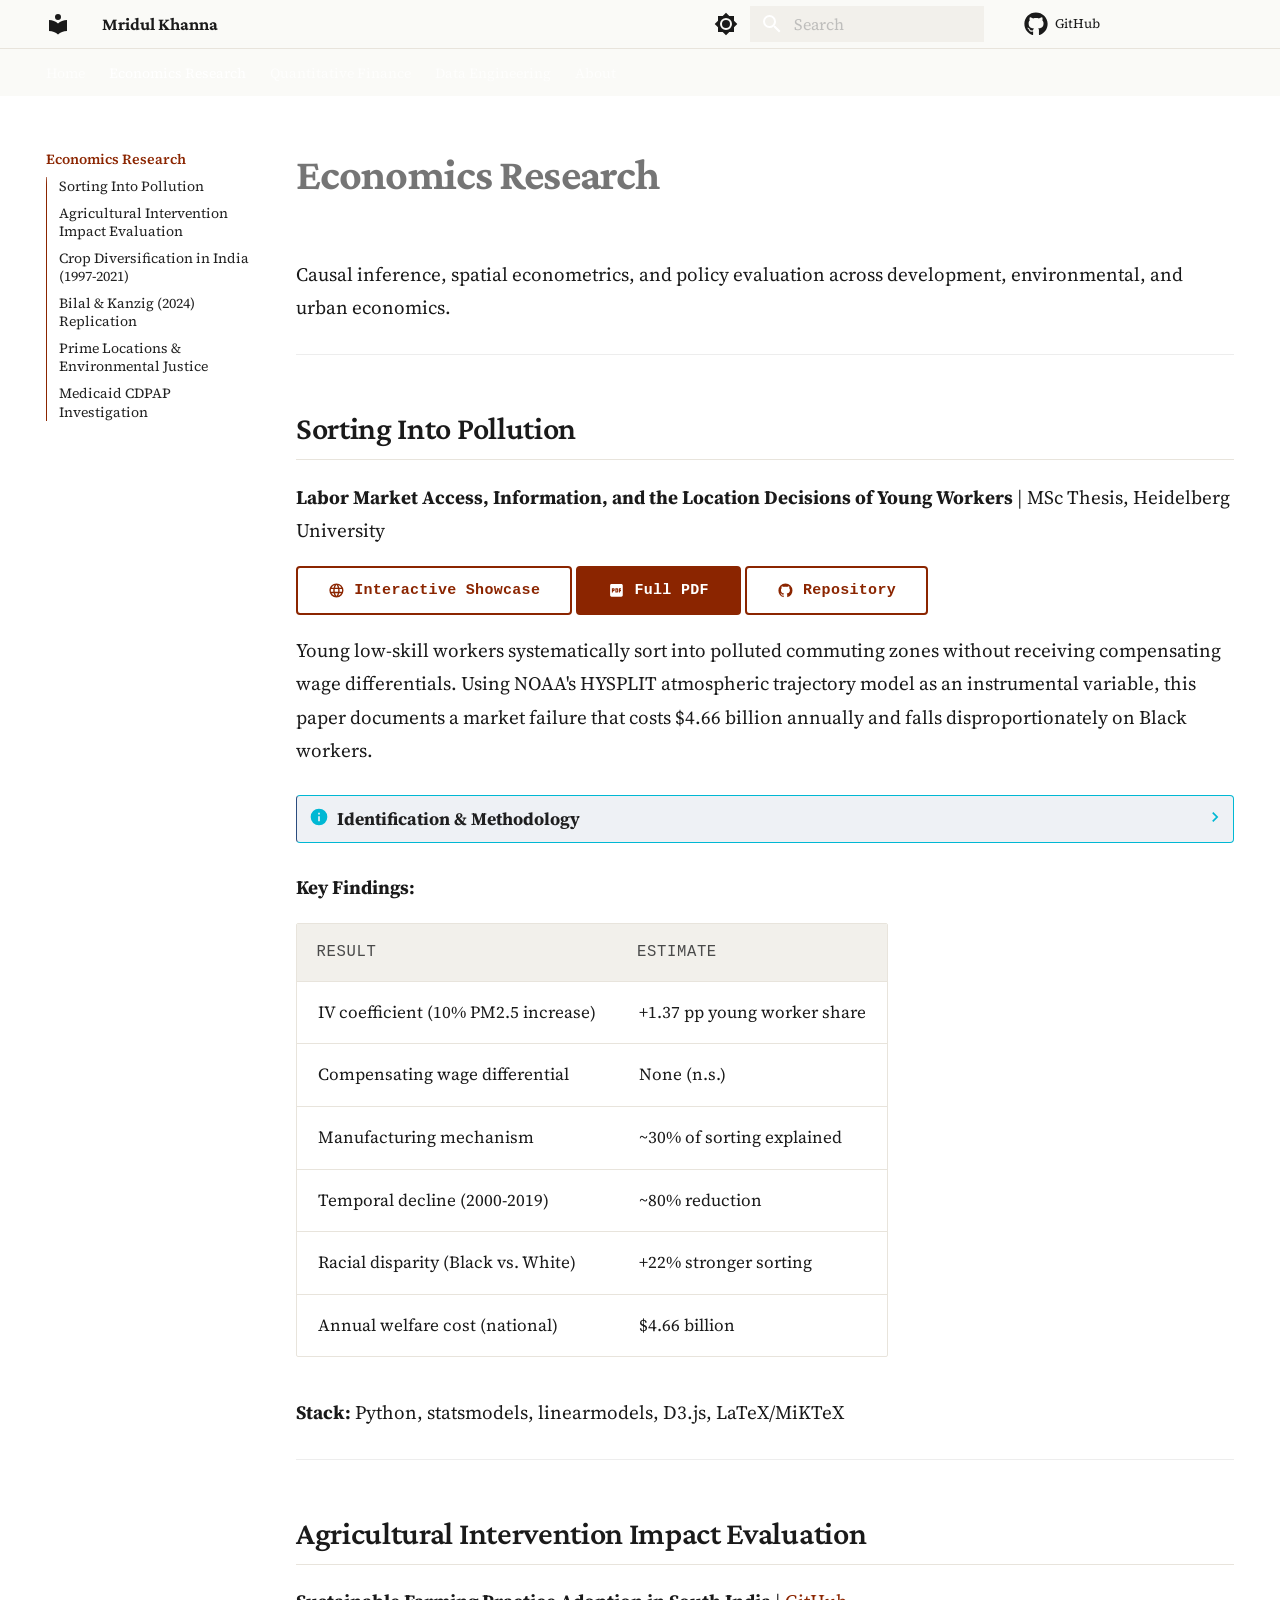
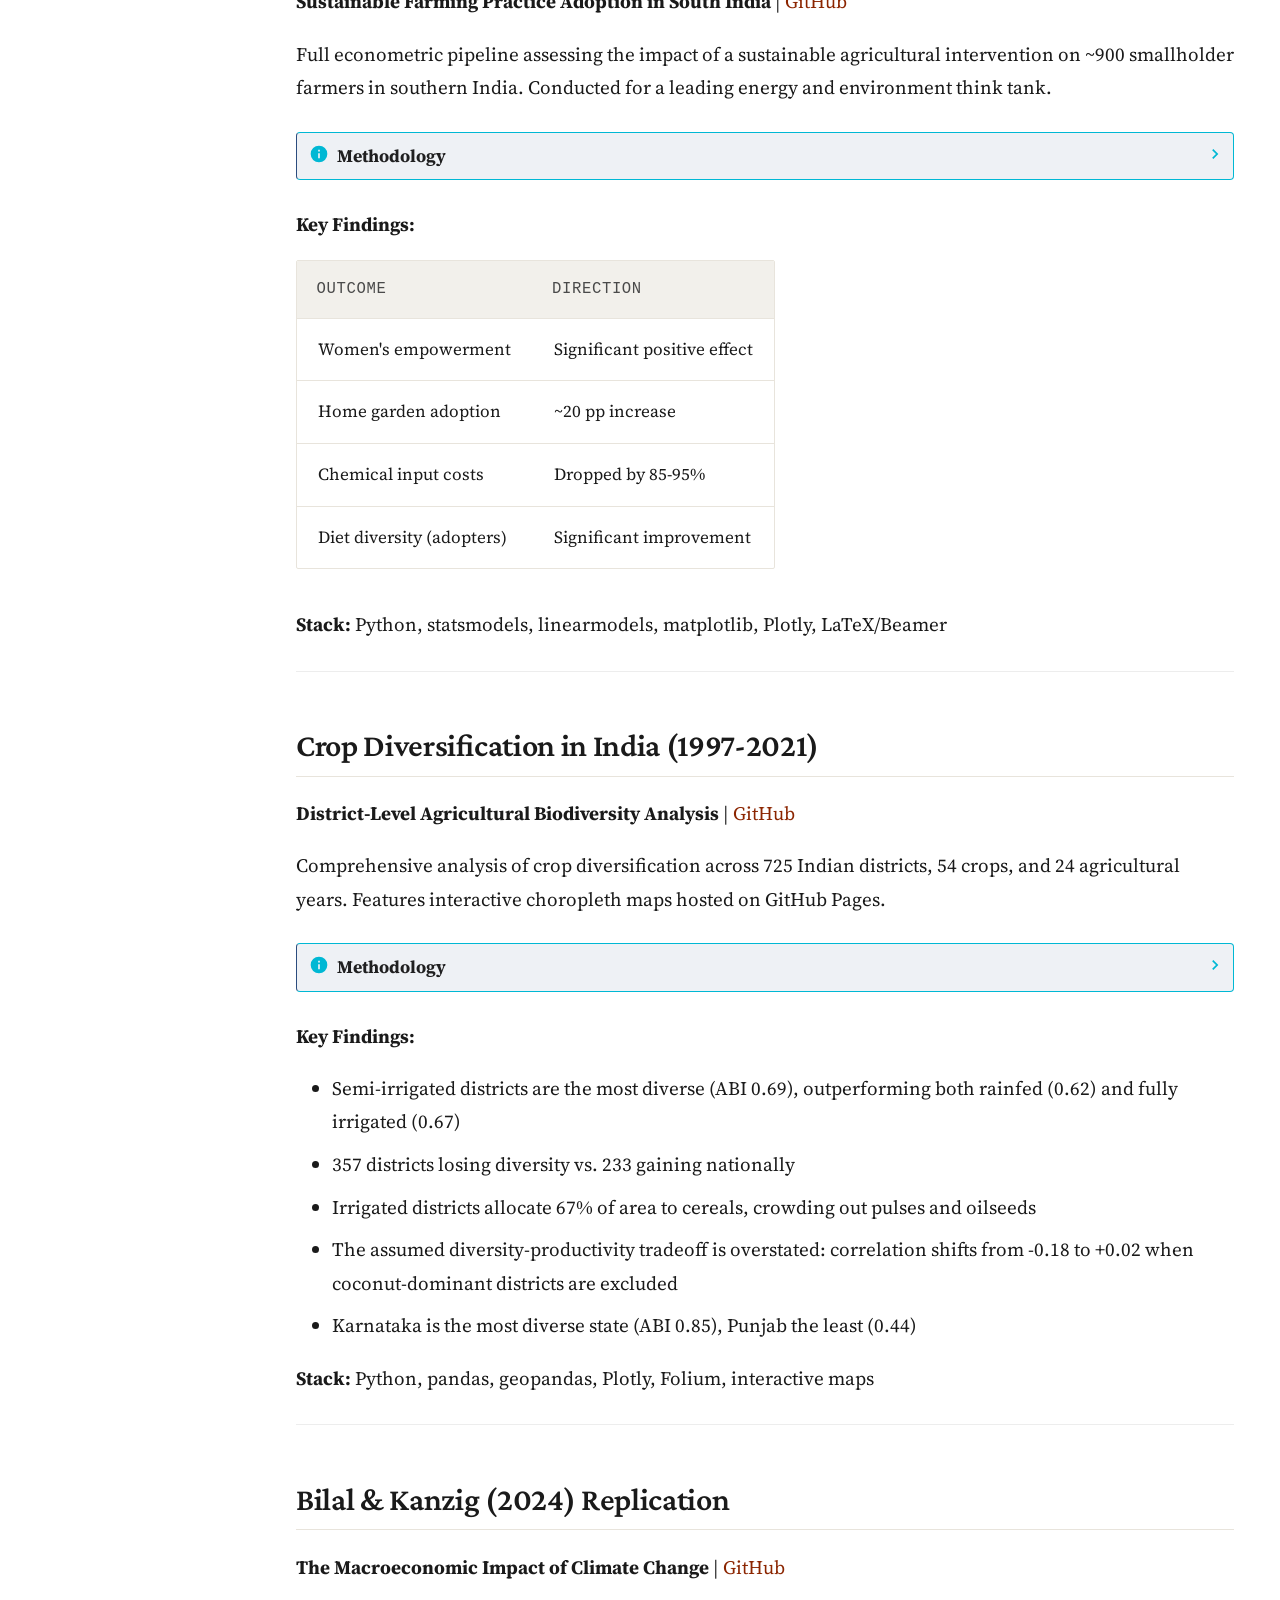
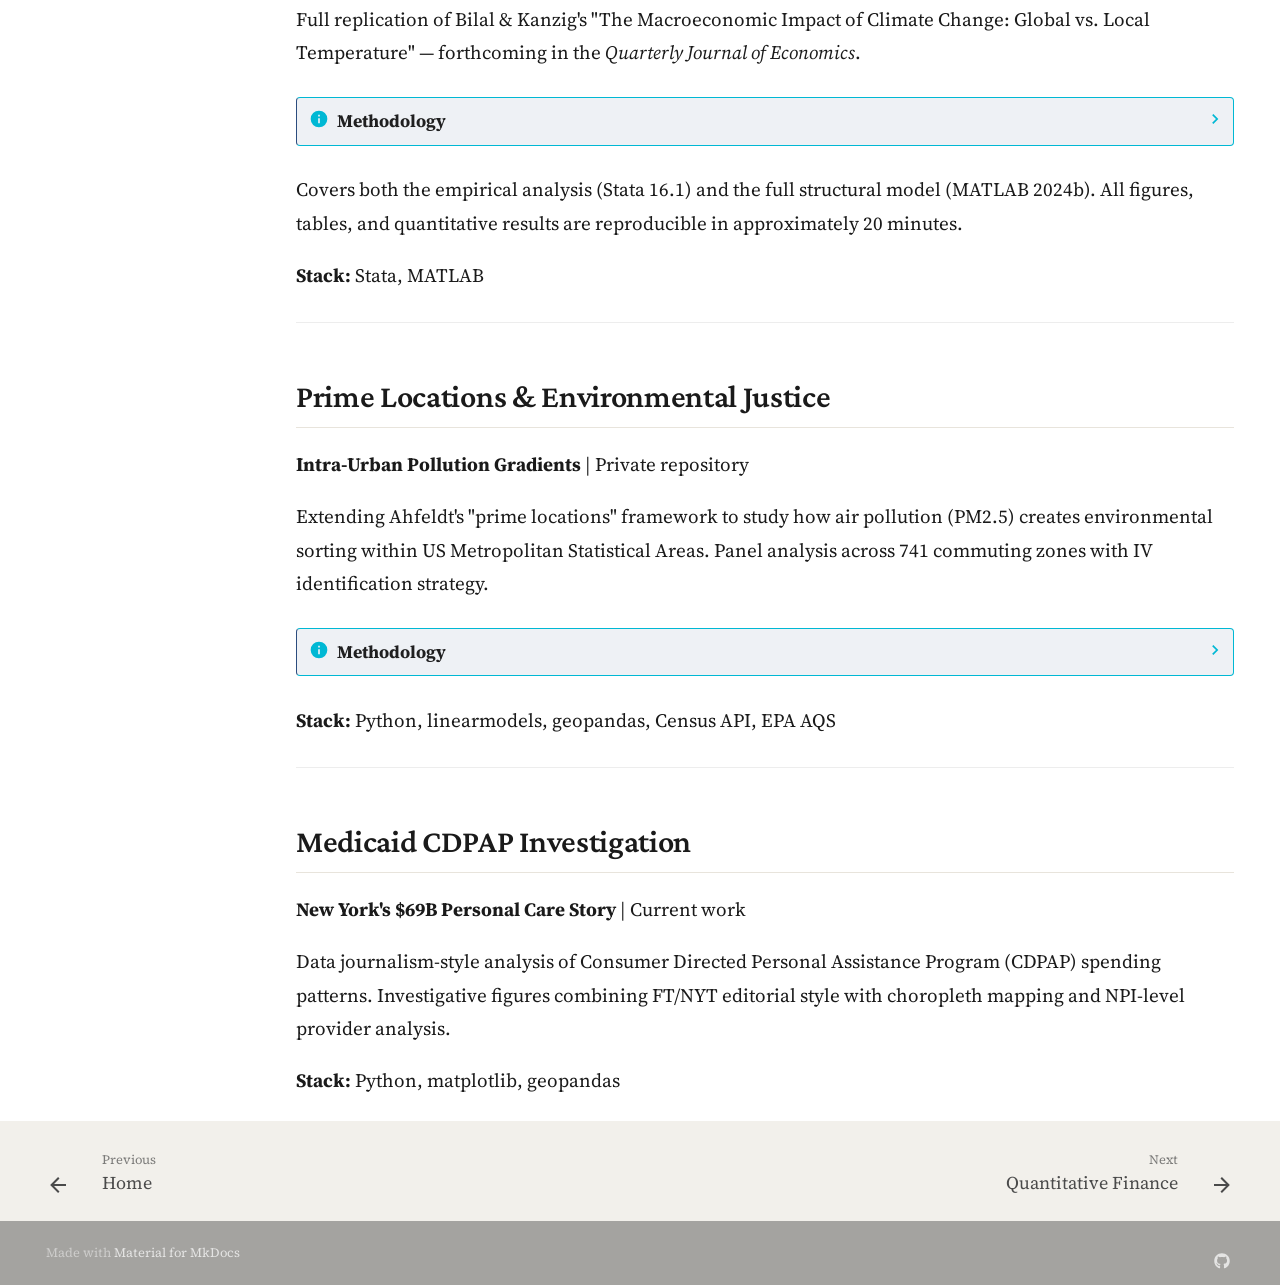
<file: research/index.html>
<!doctype html>
<html lang="en" class="no-js">
  <head>
    
      <meta charset="utf-8">
      <meta name="viewport" content="width=device-width,initial-scale=1">
      
        <meta name="description" content="Economist & Quantitative Developer - Applied Microeconometrics, Development Economics, Algorithmic Trading">
      
      
      
        <link rel="canonical" href="https://mridlll.github.io/portfolio/research/">
      
      
        <link rel="prev" href="..">
      
      
        <link rel="next" href="../quant/">
      
      
        
      
      
      <link rel="icon" href="../assets/images/favicon.png">
      <meta name="generator" content="mkdocs-1.6.1, mkdocs-material-9.7.6">
    
    
      
        <title>Economics Research - Mridul Khanna</title>
      
    
    
      <link rel="stylesheet" href="../assets/stylesheets/main.484c7ddc.min.css">
      
        
        <link rel="stylesheet" href="../assets/stylesheets/palette.ab4e12ef.min.css">
      
      


    
    
      
    
    
      
    
    
      <link rel="stylesheet" href="../stylesheets/custom.css">
    
    <script>__md_scope=new URL("..",location),__md_hash=e=>[...e].reduce(((e,_)=>(e<<5)-e+_.charCodeAt(0)),0),__md_get=(e,_=localStorage,t=__md_scope)=>JSON.parse(_.getItem(t.pathname+"."+e)),__md_set=(e,_,t=localStorage,a=__md_scope)=>{try{t.setItem(a.pathname+"."+e,JSON.stringify(_))}catch(e){}}</script>
    
      

    
    
  </head>
  
  
    
    
      
    
    
    
    
    <body dir="ltr" data-md-color-scheme="default" data-md-color-primary="custom" data-md-color-accent="custom">
  
    
    <input class="md-toggle" data-md-toggle="drawer" type="checkbox" id="__drawer" autocomplete="off">
    <input class="md-toggle" data-md-toggle="search" type="checkbox" id="__search" autocomplete="off">
    <label class="md-overlay" for="__drawer"></label>
    <div data-md-component="skip">
      
        
        <a href="#economics-research" class="md-skip">
          Skip to content
        </a>
      
    </div>
    <div data-md-component="announce">
      
    </div>
    
    
      

<header class="md-header" data-md-component="header">
  <nav class="md-header__inner md-grid" aria-label="Header">
    <a href=".." title="Mridul Khanna" class="md-header__button md-logo" aria-label="Mridul Khanna" data-md-component="logo">
      
  
  <svg xmlns="http://www.w3.org/2000/svg" viewBox="0 0 24 24"><path d="M12 8a3 3 0 0 0 3-3 3 3 0 0 0-3-3 3 3 0 0 0-3 3 3 3 0 0 0 3 3m0 3.54C9.64 9.35 6.5 8 3 8v11c3.5 0 6.64 1.35 9 3.54 2.36-2.19 5.5-3.54 9-3.54V8c-3.5 0-6.64 1.35-9 3.54"/></svg>

    </a>
    <label class="md-header__button md-icon" for="__drawer">
      
      <svg xmlns="http://www.w3.org/2000/svg" viewBox="0 0 24 24"><path d="M3 6h18v2H3zm0 5h18v2H3zm0 5h18v2H3z"/></svg>
    </label>
    <div class="md-header__title" data-md-component="header-title">
      <div class="md-header__ellipsis">
        <div class="md-header__topic">
          <span class="md-ellipsis">
            Mridul Khanna
          </span>
        </div>
        <div class="md-header__topic" data-md-component="header-topic">
          <span class="md-ellipsis">
            
              Economics Research
            
          </span>
        </div>
      </div>
    </div>
    
      
        <form class="md-header__option" data-md-component="palette">
  
    
    
    
    <input class="md-option" data-md-color-media="" data-md-color-scheme="default" data-md-color-primary="custom" data-md-color-accent="custom"  aria-label="Switch to dark mode"  type="radio" name="__palette" id="__palette_0">
    
      <label class="md-header__button md-icon" title="Switch to dark mode" for="__palette_1" hidden>
        <svg xmlns="http://www.w3.org/2000/svg" viewBox="0 0 24 24"><path d="M12 8a4 4 0 0 0-4 4 4 4 0 0 0 4 4 4 4 0 0 0 4-4 4 4 0 0 0-4-4m0 10a6 6 0 0 1-6-6 6 6 0 0 1 6-6 6 6 0 0 1 6 6 6 6 0 0 1-6 6m8-9.31V4h-4.69L12 .69 8.69 4H4v4.69L.69 12 4 15.31V20h4.69L12 23.31 15.31 20H20v-4.69L23.31 12z"/></svg>
      </label>
    
  
    
    
    
    <input class="md-option" data-md-color-media="" data-md-color-scheme="slate" data-md-color-primary="custom" data-md-color-accent="custom"  aria-label="Switch to light mode"  type="radio" name="__palette" id="__palette_1">
    
      <label class="md-header__button md-icon" title="Switch to light mode" for="__palette_0" hidden>
        <svg xmlns="http://www.w3.org/2000/svg" viewBox="0 0 24 24"><path d="M12 18c-.89 0-1.74-.2-2.5-.55C11.56 16.5 13 14.42 13 12s-1.44-4.5-3.5-5.45C10.26 6.2 11.11 6 12 6a6 6 0 0 1 6 6 6 6 0 0 1-6 6m8-9.31V4h-4.69L12 .69 8.69 4H4v4.69L.69 12 4 15.31V20h4.69L12 23.31 15.31 20H20v-4.69L23.31 12z"/></svg>
      </label>
    
  
</form>
      
    
    
      <script>var palette=__md_get("__palette");if(palette&&palette.color){if("(prefers-color-scheme)"===palette.color.media){var media=matchMedia("(prefers-color-scheme: light)"),input=document.querySelector(media.matches?"[data-md-color-media='(prefers-color-scheme: light)']":"[data-md-color-media='(prefers-color-scheme: dark)']");palette.color.media=input.getAttribute("data-md-color-media"),palette.color.scheme=input.getAttribute("data-md-color-scheme"),palette.color.primary=input.getAttribute("data-md-color-primary"),palette.color.accent=input.getAttribute("data-md-color-accent")}for(var[key,value]of Object.entries(palette.color))document.body.setAttribute("data-md-color-"+key,value)}</script>
    
    
    
      
      
        <label class="md-header__button md-icon" for="__search">
          
          <svg xmlns="http://www.w3.org/2000/svg" viewBox="0 0 24 24"><path d="M9.5 3A6.5 6.5 0 0 1 16 9.5c0 1.61-.59 3.09-1.56 4.23l.27.27h.79l5 5-1.5 1.5-5-5v-.79l-.27-.27A6.52 6.52 0 0 1 9.5 16 6.5 6.5 0 0 1 3 9.5 6.5 6.5 0 0 1 9.5 3m0 2C7 5 5 7 5 9.5S7 14 9.5 14 14 12 14 9.5 12 5 9.5 5"/></svg>
        </label>
        <div class="md-search" data-md-component="search" role="dialog">
  <label class="md-search__overlay" for="__search"></label>
  <div class="md-search__inner" role="search">
    <form class="md-search__form" name="search">
      <input type="text" class="md-search__input" name="query" aria-label="Search" placeholder="Search" autocapitalize="off" autocorrect="off" autocomplete="off" spellcheck="false" data-md-component="search-query" required>
      <label class="md-search__icon md-icon" for="__search">
        
        <svg xmlns="http://www.w3.org/2000/svg" viewBox="0 0 24 24"><path d="M9.5 3A6.5 6.5 0 0 1 16 9.5c0 1.61-.59 3.09-1.56 4.23l.27.27h.79l5 5-1.5 1.5-5-5v-.79l-.27-.27A6.52 6.52 0 0 1 9.5 16 6.5 6.5 0 0 1 3 9.5 6.5 6.5 0 0 1 9.5 3m0 2C7 5 5 7 5 9.5S7 14 9.5 14 14 12 14 9.5 12 5 9.5 5"/></svg>
        
        <svg xmlns="http://www.w3.org/2000/svg" viewBox="0 0 24 24"><path d="M20 11v2H8l5.5 5.5-1.42 1.42L4.16 12l7.92-7.92L13.5 5.5 8 11z"/></svg>
      </label>
      <nav class="md-search__options" aria-label="Search">
        
        <button type="reset" class="md-search__icon md-icon" title="Clear" aria-label="Clear" tabindex="-1">
          
          <svg xmlns="http://www.w3.org/2000/svg" viewBox="0 0 24 24"><path d="M19 6.41 17.59 5 12 10.59 6.41 5 5 6.41 10.59 12 5 17.59 6.41 19 12 13.41 17.59 19 19 17.59 13.41 12z"/></svg>
        </button>
      </nav>
      
    </form>
    <div class="md-search__output">
      <div class="md-search__scrollwrap" tabindex="0" data-md-scrollfix>
        <div class="md-search-result" data-md-component="search-result">
          <div class="md-search-result__meta">
            Initializing search
          </div>
          <ol class="md-search-result__list" role="presentation"></ol>
        </div>
      </div>
    </div>
  </div>
</div>
      
    
    
      <div class="md-header__source">
        <a href="https://github.com/Mridlll" title="Go to repository" class="md-source" data-md-component="source">
  <div class="md-source__icon md-icon">
    
    <svg xmlns="http://www.w3.org/2000/svg" viewBox="0 0 512 512"><!--! Font Awesome Free 7.1.0 by @fontawesome - https://fontawesome.com License - https://fontawesome.com/license/free (Icons: CC BY 4.0, Fonts: SIL OFL 1.1, Code: MIT License) Copyright 2025 Fonticons, Inc.--><path d="M173.9 397.4c0 2-2.3 3.6-5.2 3.6-3.3.3-5.6-1.3-5.6-3.6 0-2 2.3-3.6 5.2-3.6 3-.3 5.6 1.3 5.6 3.6m-31.1-4.5c-.7 2 1.3 4.3 4.3 4.9 2.6 1 5.6 0 6.2-2s-1.3-4.3-4.3-5.2c-2.6-.7-5.5.3-6.2 2.3m44.2-1.7c-2.9.7-4.9 2.6-4.6 4.9.3 2 2.9 3.3 5.9 2.6 2.9-.7 4.9-2.6 4.6-4.6-.3-1.9-3-3.2-5.9-2.9M252.8 8C114.1 8 8 113.3 8 252c0 110.9 69.8 205.8 169.5 239.2 12.8 2.3 17.3-5.6 17.3-12.1 0-6.2-.3-40.4-.3-61.4 0 0-70 15-84.7-29.8 0 0-11.4-29.1-27.8-36.6 0 0-22.9-15.7 1.6-15.4 0 0 24.9 2 38.6 25.8 21.9 38.6 58.6 27.5 72.9 20.9 2.3-16 8.8-27.1 16-33.7-55.9-6.2-112.3-14.3-112.3-110.5 0-27.5 7.6-41.3 23.6-58.9-2.6-6.5-11.1-33.3 2.6-67.9 20.9-6.5 69 27 69 27 20-5.6 41.5-8.5 62.8-8.5s42.8 2.9 62.8 8.5c0 0 48.1-33.6 69-27 13.7 34.7 5.2 61.4 2.6 67.9 16 17.7 25.8 31.5 25.8 58.9 0 96.5-58.9 104.2-114.8 110.5 9.2 7.9 17 22.9 17 46.4 0 33.7-.3 75.4-.3 83.6 0 6.5 4.6 14.4 17.3 12.1C436.2 457.8 504 362.9 504 252 504 113.3 391.5 8 252.8 8M105.2 352.9c-1.3 1-1 3.3.7 5.2 1.6 1.6 3.9 2.3 5.2 1 1.3-1 1-3.3-.7-5.2-1.6-1.6-3.9-2.3-5.2-1m-10.8-8.1c-.7 1.3.3 2.9 2.3 3.9 1.6 1 3.6.7 4.3-.7.7-1.3-.3-2.9-2.3-3.9-2-.6-3.6-.3-4.3.7m32.4 35.6c-1.6 1.3-1 4.3 1.3 6.2 2.3 2.3 5.2 2.6 6.5 1 1.3-1.3.7-4.3-1.3-6.2-2.2-2.3-5.2-2.6-6.5-1m-11.4-14.7c-1.6 1-1.6 3.6 0 5.9s4.3 3.3 5.6 2.3c1.6-1.3 1.6-3.9 0-6.2-1.4-2.3-4-3.3-5.6-2"/></svg>
  </div>
  <div class="md-source__repository">
    GitHub
  </div>
</a>
      </div>
    
  </nav>
  
</header>
    
    <div class="md-container" data-md-component="container">
      
      
        
          
            
<nav class="md-tabs" aria-label="Tabs" data-md-component="tabs">
  <div class="md-grid">
    <ul class="md-tabs__list">
      
        
  
  
  
  
    <li class="md-tabs__item">
      <a href=".." class="md-tabs__link">
        
  
  
    
  
  Home

      </a>
    </li>
  

      
        
  
  
  
    
  
  
    <li class="md-tabs__item md-tabs__item--active">
      <a href="./" class="md-tabs__link">
        
  
  
    
  
  Economics Research

      </a>
    </li>
  

      
        
  
  
  
  
    <li class="md-tabs__item">
      <a href="../quant/" class="md-tabs__link">
        
  
  
    
  
  Quantitative Finance

      </a>
    </li>
  

      
        
  
  
  
  
    <li class="md-tabs__item">
      <a href="../data/" class="md-tabs__link">
        
  
  
    
  
  Data Engineering

      </a>
    </li>
  

      
        
  
  
  
  
    <li class="md-tabs__item">
      <a href="../about/" class="md-tabs__link">
        
  
  
    
  
  About

      </a>
    </li>
  

      
    </ul>
  </div>
</nav>
          
        
      
      <main class="md-main" data-md-component="main">
        <div class="md-main__inner md-grid">
          
            
              
              <div class="md-sidebar md-sidebar--primary" data-md-component="sidebar" data-md-type="navigation" >
                <div class="md-sidebar__scrollwrap">
                  <div class="md-sidebar__inner">
                    


  


  

<nav class="md-nav md-nav--primary md-nav--lifted md-nav--integrated" aria-label="Navigation" data-md-level="0">
  <label class="md-nav__title" for="__drawer">
    <a href=".." title="Mridul Khanna" class="md-nav__button md-logo" aria-label="Mridul Khanna" data-md-component="logo">
      
  
  <svg xmlns="http://www.w3.org/2000/svg" viewBox="0 0 24 24"><path d="M12 8a3 3 0 0 0 3-3 3 3 0 0 0-3-3 3 3 0 0 0-3 3 3 3 0 0 0 3 3m0 3.54C9.64 9.35 6.5 8 3 8v11c3.5 0 6.64 1.35 9 3.54 2.36-2.19 5.5-3.54 9-3.54V8c-3.5 0-6.64 1.35-9 3.54"/></svg>

    </a>
    Mridul Khanna
  </label>
  
    <div class="md-nav__source">
      <a href="https://github.com/Mridlll" title="Go to repository" class="md-source" data-md-component="source">
  <div class="md-source__icon md-icon">
    
    <svg xmlns="http://www.w3.org/2000/svg" viewBox="0 0 512 512"><!--! Font Awesome Free 7.1.0 by @fontawesome - https://fontawesome.com License - https://fontawesome.com/license/free (Icons: CC BY 4.0, Fonts: SIL OFL 1.1, Code: MIT License) Copyright 2025 Fonticons, Inc.--><path d="M173.9 397.4c0 2-2.3 3.6-5.2 3.6-3.3.3-5.6-1.3-5.6-3.6 0-2 2.3-3.6 5.2-3.6 3-.3 5.6 1.3 5.6 3.6m-31.1-4.5c-.7 2 1.3 4.3 4.3 4.9 2.6 1 5.6 0 6.2-2s-1.3-4.3-4.3-5.2c-2.6-.7-5.5.3-6.2 2.3m44.2-1.7c-2.9.7-4.9 2.6-4.6 4.9.3 2 2.9 3.3 5.9 2.6 2.9-.7 4.9-2.6 4.6-4.6-.3-1.9-3-3.2-5.9-2.9M252.8 8C114.1 8 8 113.3 8 252c0 110.9 69.8 205.8 169.5 239.2 12.8 2.3 17.3-5.6 17.3-12.1 0-6.2-.3-40.4-.3-61.4 0 0-70 15-84.7-29.8 0 0-11.4-29.1-27.8-36.6 0 0-22.9-15.7 1.6-15.4 0 0 24.9 2 38.6 25.8 21.9 38.6 58.6 27.5 72.9 20.9 2.3-16 8.8-27.1 16-33.7-55.9-6.2-112.3-14.3-112.3-110.5 0-27.5 7.6-41.3 23.6-58.9-2.6-6.5-11.1-33.3 2.6-67.9 20.9-6.5 69 27 69 27 20-5.6 41.5-8.5 62.8-8.5s42.8 2.9 62.8 8.5c0 0 48.1-33.6 69-27 13.7 34.7 5.2 61.4 2.6 67.9 16 17.7 25.8 31.5 25.8 58.9 0 96.5-58.9 104.2-114.8 110.5 9.2 7.9 17 22.9 17 46.4 0 33.7-.3 75.4-.3 83.6 0 6.5 4.6 14.4 17.3 12.1C436.2 457.8 504 362.9 504 252 504 113.3 391.5 8 252.8 8M105.2 352.9c-1.3 1-1 3.3.7 5.2 1.6 1.6 3.9 2.3 5.2 1 1.3-1 1-3.3-.7-5.2-1.6-1.6-3.9-2.3-5.2-1m-10.8-8.1c-.7 1.3.3 2.9 2.3 3.9 1.6 1 3.6.7 4.3-.7.7-1.3-.3-2.9-2.3-3.9-2-.6-3.6-.3-4.3.7m32.4 35.6c-1.6 1.3-1 4.3 1.3 6.2 2.3 2.3 5.2 2.6 6.5 1 1.3-1.3.7-4.3-1.3-6.2-2.2-2.3-5.2-2.6-6.5-1m-11.4-14.7c-1.6 1-1.6 3.6 0 5.9s4.3 3.3 5.6 2.3c1.6-1.3 1.6-3.9 0-6.2-1.4-2.3-4-3.3-5.6-2"/></svg>
  </div>
  <div class="md-source__repository">
    GitHub
  </div>
</a>
    </div>
  
  <ul class="md-nav__list" data-md-scrollfix>
    
      
      
  
  
  
  
    <li class="md-nav__item">
      <a href=".." class="md-nav__link">
        
  
  
  <span class="md-ellipsis">
    
  
    Home
  

    
  </span>
  
  

      </a>
    </li>
  

    
      
      
  
  
    
  
  
  
    <li class="md-nav__item md-nav__item--active">
      
      <input class="md-nav__toggle md-toggle" type="checkbox" id="__toc">
      
      
        
      
      
        <label class="md-nav__link md-nav__link--active" for="__toc">
          
  
  
  <span class="md-ellipsis">
    
  
    Economics Research
  

    
  </span>
  
  

          <span class="md-nav__icon md-icon"></span>
        </label>
      
      <a href="./" class="md-nav__link md-nav__link--active">
        
  
  
  <span class="md-ellipsis">
    
  
    Economics Research
  

    
  </span>
  
  

      </a>
      
        

<nav class="md-nav md-nav--secondary" aria-label="Table of contents">
  
  
  
    
  
  
    <label class="md-nav__title" for="__toc">
      <span class="md-nav__icon md-icon"></span>
      Table of contents
    </label>
    <ul class="md-nav__list" data-md-component="toc" data-md-scrollfix>
      
        <li class="md-nav__item">
  <a href="#sorting-into-pollution" class="md-nav__link">
    <span class="md-ellipsis">
      
        Sorting Into Pollution
      
    </span>
  </a>
  
</li>
      
        <li class="md-nav__item">
  <a href="#agricultural-intervention-impact-evaluation" class="md-nav__link">
    <span class="md-ellipsis">
      
        Agricultural Intervention Impact Evaluation
      
    </span>
  </a>
  
</li>
      
        <li class="md-nav__item">
  <a href="#crop-diversification-in-india-1997-2021" class="md-nav__link">
    <span class="md-ellipsis">
      
        Crop Diversification in India (1997-2021)
      
    </span>
  </a>
  
</li>
      
        <li class="md-nav__item">
  <a href="#bilal-kanzig-2024-replication" class="md-nav__link">
    <span class="md-ellipsis">
      
        Bilal &amp; Kanzig (2024) Replication
      
    </span>
  </a>
  
</li>
      
        <li class="md-nav__item">
  <a href="#prime-locations-environmental-justice" class="md-nav__link">
    <span class="md-ellipsis">
      
        Prime Locations &amp; Environmental Justice
      
    </span>
  </a>
  
</li>
      
        <li class="md-nav__item">
  <a href="#medicaid-cdpap-investigation" class="md-nav__link">
    <span class="md-ellipsis">
      
        Medicaid CDPAP Investigation
      
    </span>
  </a>
  
</li>
      
    </ul>
  
</nav>
      
    </li>
  

    
      
      
  
  
  
  
    <li class="md-nav__item">
      <a href="../quant/" class="md-nav__link">
        
  
  
  <span class="md-ellipsis">
    
  
    Quantitative Finance
  

    
  </span>
  
  

      </a>
    </li>
  

    
      
      
  
  
  
  
    <li class="md-nav__item">
      <a href="../data/" class="md-nav__link">
        
  
  
  <span class="md-ellipsis">
    
  
    Data Engineering
  

    
  </span>
  
  

      </a>
    </li>
  

    
      
      
  
  
  
  
    <li class="md-nav__item">
      <a href="../about/" class="md-nav__link">
        
  
  
  <span class="md-ellipsis">
    
  
    About
  

    
  </span>
  
  

      </a>
    </li>
  

    
  </ul>
</nav>
                  </div>
                </div>
              </div>
            
            
          
          
            <div class="md-content" data-md-component="content">
              
              <article class="md-content__inner md-typeset">
                
                  


  
  


<h1 id="economics-research">Economics Research<a class="headerlink" href="#economics-research" title="Permanent link">&para;</a></h1>
<p>Causal inference, spatial econometrics, and policy evaluation across development, environmental, and urban economics.</p>
<hr />
<h2 id="sorting-into-pollution">Sorting Into Pollution<a class="headerlink" href="#sorting-into-pollution" title="Permanent link">&para;</a></h2>
<p><strong>Labor Market Access, Information, and the Location Decisions of Young Workers</strong> | MSc Thesis, Heidelberg University</p>
<p><a class="md-button" href="https://mridlll.github.io/Sorting-Into-Pollution/"><span class="twemoji"><svg xmlns="http://www.w3.org/2000/svg" viewBox="0 0 24 24"><path d="M16.36 14c.08-.66.14-1.32.14-2s-.06-1.34-.14-2h3.38c.16.64.26 1.31.26 2s-.1 1.36-.26 2m-5.15 5.56c.6-1.11 1.06-2.31 1.38-3.56h2.95a8.03 8.03 0 0 1-4.33 3.56M14.34 14H9.66c-.1-.66-.16-1.32-.16-2s.06-1.35.16-2h4.68c.09.65.16 1.32.16 2s-.07 1.34-.16 2M12 19.96c-.83-1.2-1.5-2.53-1.91-3.96h3.82c-.41 1.43-1.08 2.76-1.91 3.96M8 8H5.08A7.92 7.92 0 0 1 9.4 4.44C8.8 5.55 8.35 6.75 8 8m-2.92 8H8c.35 1.25.8 2.45 1.4 3.56A8 8 0 0 1 5.08 16m-.82-2C4.1 13.36 4 12.69 4 12s.1-1.36.26-2h3.38c-.08.66-.14 1.32-.14 2s.06 1.34.14 2M12 4.03c.83 1.2 1.5 2.54 1.91 3.97h-3.82c.41-1.43 1.08-2.77 1.91-3.97M18.92 8h-2.95a15.7 15.7 0 0 0-1.38-3.56c1.84.63 3.37 1.9 4.33 3.56M12 2C6.47 2 2 6.5 2 12a10 10 0 0 0 10 10 10 10 0 0 0 10-10A10 10 0 0 0 12 2"/></svg></span> Interactive Showcase</a> <a class="md-button md-button--primary" href="https://mridlll.github.io/Sorting-Into-Pollution/thesis.pdf"><span class="twemoji"><svg xmlns="http://www.w3.org/2000/svg" viewBox="0 0 24 24"><path d="M19 3H5c-1.1 0-2 .9-2 2v14c0 1.1.9 2 2 2h14c1.1 0 2-.9 2-2V5c0-1.1-.9-2-2-2m-9.5 8.5c0 .8-.7 1.5-1.5 1.5H7v2H5.5V9H8c.8 0 1.5.7 1.5 1.5zm5 2c0 .8-.7 1.5-1.5 1.5h-2.5V9H13c.8 0 1.5.7 1.5 1.5zm4-3H17v1h1.5V13H17v2h-1.5V9h3zm-6.5 0h1v3h-1zm-5 0h1v1H7z"/></svg></span> Full PDF</a> <a class="md-button" href="https://github.com/Mridlll/Sorting-Into-Pollution"><span class="twemoji"><svg xmlns="http://www.w3.org/2000/svg" viewBox="0 0 24 24"><path d="M12 2A10 10 0 0 0 2 12c0 4.42 2.87 8.17 6.84 9.5.5.08.66-.23.66-.5v-1.69c-2.77.6-3.36-1.34-3.36-1.34-.46-1.16-1.11-1.47-1.11-1.47-.91-.62.07-.6.07-.6 1 .07 1.53 1.03 1.53 1.03.87 1.52 2.34 1.07 2.91.83.09-.65.35-1.09.63-1.34-2.22-.25-4.55-1.11-4.55-4.92 0-1.11.38-2 1.03-2.71-.1-.25-.45-1.29.1-2.64 0 0 .84-.27 2.75 1.02.79-.22 1.65-.33 2.5-.33s1.71.11 2.5.33c1.91-1.29 2.75-1.02 2.75-1.02.55 1.35.2 2.39.1 2.64.65.71 1.03 1.6 1.03 2.71 0 3.82-2.34 4.66-4.57 4.91.36.31.69.92.69 1.85V21c0 .27.16.59.67.5C19.14 20.16 22 16.42 22 12A10 10 0 0 0 12 2"/></svg></span> Repository</a></p>
<p>Young low-skill workers systematically sort into polluted commuting zones without receiving compensating wage differentials. Using NOAA's HYSPLIT atmospheric trajectory model as an instrumental variable, this paper documents a market failure that costs $4.66 billion annually and falls disproportionately on Black workers.</p>
<details class="info">
<summary>Identification &amp; Methodology</summary>
<ul>
<li>Instrumental variable: upwind PM2.5 from HYSPLIT 72-hour backward trajectories (F = 184.7)</li>
<li>Panel data: 247 commuting zones, 13,569 CZ-year observations (2000-2019)</li>
<li>Demographic data: IPUMS ACS 1-year samples, 239M individual records</li>
<li>Pollution data: ACAG satellite-derived PM2.5 (Washington University)</li>
<li>Robustness: Conley spatial SEs, permutation inference, Oster bounds, placebo tests</li>
</ul>
</details>
<p><strong>Key Findings:</strong></p>
<table>
<thead>
<tr>
<th>Result</th>
<th>Estimate</th>
</tr>
</thead>
<tbody>
<tr>
<td>IV coefficient (10% PM2.5 increase)</td>
<td>+1.37 pp young worker share</td>
</tr>
<tr>
<td>Compensating wage differential</td>
<td>None (n.s.)</td>
</tr>
<tr>
<td>Manufacturing mechanism</td>
<td>~30% of sorting explained</td>
</tr>
<tr>
<td>Temporal decline (2000-2019)</td>
<td>~80% reduction</td>
</tr>
<tr>
<td>Racial disparity (Black vs. White)</td>
<td>+22% stronger sorting</td>
</tr>
<tr>
<td>Annual welfare cost (national)</td>
<td>$4.66 billion</td>
</tr>
</tbody>
</table>
<p><strong>Stack:</strong> Python, statsmodels, linearmodels, D3.js, LaTeX/MiKTeX</p>
<hr />
<h2 id="agricultural-intervention-impact-evaluation">Agricultural Intervention Impact Evaluation<a class="headerlink" href="#agricultural-intervention-impact-evaluation" title="Permanent link">&para;</a></h2>
<p><strong>Sustainable Farming Practice Adoption in South India</strong> | <a href="https://github.com/Mridlll/APCNF-demo">GitHub</a></p>
<p>Full econometric pipeline assessing the impact of a sustainable agricultural intervention on ~900 smallholder farmers in southern India. Conducted for a leading energy and environment think tank.</p>
<details class="info">
<summary>Methodology</summary>
<ul>
<li>ANCOVA with district fixed effects, clustered standard errors (~75 clusters)</li>
<li>Inverse Hyperbolic Sine (IHS) transformation for cost variables with zeros</li>
<li>Propensity Score Matching &amp; Inverse Probability Weighting</li>
<li>Oster bounds for selection on unobservables</li>
<li>Benjamini-Hochberg FDR correction for multiple hypothesis testing</li>
<li>Heterogeneity analysis by caste, education, farm size</li>
<li>Agro-climatic zone stratification</li>
</ul>
</details>
<p><strong>Key Findings:</strong></p>
<table>
<thead>
<tr>
<th>Outcome</th>
<th>Direction</th>
</tr>
</thead>
<tbody>
<tr>
<td>Women's empowerment</td>
<td>Significant positive effect</td>
</tr>
<tr>
<td>Home garden adoption</td>
<td>~20 pp increase</td>
</tr>
<tr>
<td>Chemical input costs</td>
<td>Dropped by 85-95%</td>
</tr>
<tr>
<td>Diet diversity (adopters)</td>
<td>Significant improvement</td>
</tr>
</tbody>
</table>
<p><strong>Stack:</strong> Python, statsmodels, linearmodels, matplotlib, Plotly, LaTeX/Beamer</p>
<hr />
<h2 id="crop-diversification-in-india-1997-2021">Crop Diversification in India (1997-2021)<a class="headerlink" href="#crop-diversification-in-india-1997-2021" title="Permanent link">&para;</a></h2>
<p><strong>District-Level Agricultural Biodiversity Analysis</strong> | <a href="https://github.com/Mridlll/crop-diversity">GitHub</a></p>
<p>Comprehensive analysis of crop diversification across 725 Indian districts, 54 crops, and 24 agricultural years. Features interactive choropleth maps hosted on GitHub Pages.</p>
<details class="info">
<summary>Methodology</summary>
<ul>
<li>Shannon entropy, Simpson diversity, Crop Richness, composite Agro-Biodiversity Index (ABI)</li>
<li>Calorie-diversity overlay using IFCT 2017 energy conversion factors (kcal/ha)</li>
<li>Four-quadrant classification: Diverse &amp; Calorie-Rich, Monoculture Breadbasket, Diverse &amp; Calorie-Poor, Vulnerable</li>
<li>Irrigation regime stratification (Rainfed / Semi-Irrigated / Irrigated)</li>
<li>District name harmonization across Census 2011 boundaries (96.6% coverage, 710/735 districts)</li>
</ul>
</details>
<p><strong>Key Findings:</strong></p>
<ul>
<li>Semi-irrigated districts are the most diverse (ABI 0.69), outperforming both rainfed (0.62) and fully irrigated (0.67)</li>
<li>357 districts losing diversity vs. 233 gaining nationally</li>
<li>Irrigated districts allocate 67% of area to cereals, crowding out pulses and oilseeds</li>
<li>The assumed diversity-productivity tradeoff is overstated: correlation shifts from -0.18 to +0.02 when coconut-dominant districts are excluded</li>
<li>Karnataka is the most diverse state (ABI 0.85), Punjab the least (0.44)</li>
</ul>
<p><strong>Stack:</strong> Python, pandas, geopandas, Plotly, Folium, interactive maps</p>
<hr />
<h2 id="bilal-kanzig-2024-replication">Bilal &amp; Kanzig (2024) Replication<a class="headerlink" href="#bilal-kanzig-2024-replication" title="Permanent link">&para;</a></h2>
<p><strong>The Macroeconomic Impact of Climate Change</strong> | <a href="https://github.com/Mridlll/micc_replication">GitHub</a></p>
<p>Full replication of Bilal &amp; Kanzig's "The Macroeconomic Impact of Climate Change: Global vs. Local Temperature" — forthcoming in the <em>Quarterly Journal of Economics</em>.</p>
<details class="info">
<summary>Methodology</summary>
<ul>
<li>Time-series and panel local projections</li>
<li>Bootstrap inference and VAR analysis</li>
<li>Quantitative climate-economy model with damage process estimation</li>
<li>Transition path computation</li>
<li>Welfare and Social Cost of Carbon (SCC) calculation</li>
</ul>
</details>
<p>Covers both the empirical analysis (Stata 16.1) and the full structural model (MATLAB 2024b). All figures, tables, and quantitative results are reproducible in approximately 20 minutes.</p>
<p><strong>Stack:</strong> Stata, MATLAB</p>
<hr />
<h2 id="prime-locations-environmental-justice">Prime Locations &amp; Environmental Justice<a class="headerlink" href="#prime-locations-environmental-justice" title="Permanent link">&para;</a></h2>
<p><strong>Intra-Urban Pollution Gradients</strong> | Private repository</p>
<p>Extending Ahfeldt's "prime locations" framework to study how air pollution (PM2.5) creates environmental sorting within US Metropolitan Statistical Areas. Panel analysis across 741 commuting zones with IV identification strategy.</p>
<details class="info">
<summary>Methodology</summary>
<ul>
<li>PanelOLS with MSA fixed effects and clustered standard errors</li>
<li>PM2.5 zonal statistics extraction from EPA monitors</li>
<li>Historical instrument approach for IV analysis</li>
<li>Distance gradient estimation (binscatters)</li>
</ul>
</details>
<p><strong>Stack:</strong> Python, linearmodels, geopandas, Census API, EPA AQS</p>
<hr />
<h2 id="medicaid-cdpap-investigation">Medicaid CDPAP Investigation<a class="headerlink" href="#medicaid-cdpap-investigation" title="Permanent link">&para;</a></h2>
<p><strong>New York's $69B Personal Care Story</strong> | Current work</p>
<p>Data journalism-style analysis of Consumer Directed Personal Assistance Program (CDPAP) spending patterns. Investigative figures combining FT/NYT editorial style with choropleth mapping and NPI-level provider analysis.</p>
<p><strong>Stack:</strong> Python, matplotlib, geopandas</p>












                
              </article>
            </div>
          
          
<script>var target=document.getElementById(location.hash.slice(1));target&&target.name&&(target.checked=target.name.startsWith("__tabbed_"))</script>
        </div>
        
          <button type="button" class="md-top md-icon" data-md-component="top" hidden>
  
  <svg xmlns="http://www.w3.org/2000/svg" viewBox="0 0 24 24"><path d="M13 20h-2V8l-5.5 5.5-1.42-1.42L12 4.16l7.92 7.92-1.42 1.42L13 8z"/></svg>
  Back to top
</button>
        
      </main>
      
        <footer class="md-footer">
  
    
      
      <nav class="md-footer__inner md-grid" aria-label="Footer" >
        
          
          <a href=".." class="md-footer__link md-footer__link--prev" aria-label="Previous: Home">
            <div class="md-footer__button md-icon">
              
              <svg xmlns="http://www.w3.org/2000/svg" viewBox="0 0 24 24"><path d="M20 11v2H8l5.5 5.5-1.42 1.42L4.16 12l7.92-7.92L13.5 5.5 8 11z"/></svg>
            </div>
            <div class="md-footer__title">
              <span class="md-footer__direction">
                Previous
              </span>
              <div class="md-ellipsis">
                Home
              </div>
            </div>
          </a>
        
        
          
          <a href="../quant/" class="md-footer__link md-footer__link--next" aria-label="Next: Quantitative Finance">
            <div class="md-footer__title">
              <span class="md-footer__direction">
                Next
              </span>
              <div class="md-ellipsis">
                Quantitative Finance
              </div>
            </div>
            <div class="md-footer__button md-icon">
              
              <svg xmlns="http://www.w3.org/2000/svg" viewBox="0 0 24 24"><path d="M4 11v2h12l-5.5 5.5 1.42 1.42L19.84 12l-7.92-7.92L10.5 5.5 16 11z"/></svg>
            </div>
          </a>
        
      </nav>
    
  
  <div class="md-footer-meta md-typeset">
    <div class="md-footer-meta__inner md-grid">
      <div class="md-copyright">
  
  
    Made with
    <a href="https://squidfunk.github.io/mkdocs-material/" target="_blank" rel="noopener">
      Material for MkDocs
    </a>
  
</div>
      
        
<div class="md-social">
  
    
    
    
    
      
      
    
    <a href="https://github.com/Mridlll" target="_blank" rel="noopener" title="github.com" class="md-social__link">
      <svg xmlns="http://www.w3.org/2000/svg" viewBox="0 0 512 512"><!--! Font Awesome Free 7.1.0 by @fontawesome - https://fontawesome.com License - https://fontawesome.com/license/free (Icons: CC BY 4.0, Fonts: SIL OFL 1.1, Code: MIT License) Copyright 2025 Fonticons, Inc.--><path d="M173.9 397.4c0 2-2.3 3.6-5.2 3.6-3.3.3-5.6-1.3-5.6-3.6 0-2 2.3-3.6 5.2-3.6 3-.3 5.6 1.3 5.6 3.6m-31.1-4.5c-.7 2 1.3 4.3 4.3 4.9 2.6 1 5.6 0 6.2-2s-1.3-4.3-4.3-5.2c-2.6-.7-5.5.3-6.2 2.3m44.2-1.7c-2.9.7-4.9 2.6-4.6 4.9.3 2 2.9 3.3 5.9 2.6 2.9-.7 4.9-2.6 4.6-4.6-.3-1.9-3-3.2-5.9-2.9M252.8 8C114.1 8 8 113.3 8 252c0 110.9 69.8 205.8 169.5 239.2 12.8 2.3 17.3-5.6 17.3-12.1 0-6.2-.3-40.4-.3-61.4 0 0-70 15-84.7-29.8 0 0-11.4-29.1-27.8-36.6 0 0-22.9-15.7 1.6-15.4 0 0 24.9 2 38.6 25.8 21.9 38.6 58.6 27.5 72.9 20.9 2.3-16 8.8-27.1 16-33.7-55.9-6.2-112.3-14.3-112.3-110.5 0-27.5 7.6-41.3 23.6-58.9-2.6-6.5-11.1-33.3 2.6-67.9 20.9-6.5 69 27 69 27 20-5.6 41.5-8.5 62.8-8.5s42.8 2.9 62.8 8.5c0 0 48.1-33.6 69-27 13.7 34.7 5.2 61.4 2.6 67.9 16 17.7 25.8 31.5 25.8 58.9 0 96.5-58.9 104.2-114.8 110.5 9.2 7.9 17 22.9 17 46.4 0 33.7-.3 75.4-.3 83.6 0 6.5 4.6 14.4 17.3 12.1C436.2 457.8 504 362.9 504 252 504 113.3 391.5 8 252.8 8M105.2 352.9c-1.3 1-1 3.3.7 5.2 1.6 1.6 3.9 2.3 5.2 1 1.3-1 1-3.3-.7-5.2-1.6-1.6-3.9-2.3-5.2-1m-10.8-8.1c-.7 1.3.3 2.9 2.3 3.9 1.6 1 3.6.7 4.3-.7.7-1.3-.3-2.9-2.3-3.9-2-.6-3.6-.3-4.3.7m32.4 35.6c-1.6 1.3-1 4.3 1.3 6.2 2.3 2.3 5.2 2.6 6.5 1 1.3-1.3.7-4.3-1.3-6.2-2.2-2.3-5.2-2.6-6.5-1m-11.4-14.7c-1.6 1-1.6 3.6 0 5.9s4.3 3.3 5.6 2.3c1.6-1.3 1.6-3.9 0-6.2-1.4-2.3-4-3.3-5.6-2"/></svg>
    </a>
  
</div>
      
    </div>
  </div>
</footer>
      
    </div>
    <div class="md-dialog" data-md-component="dialog">
      <div class="md-dialog__inner md-typeset"></div>
    </div>
    
    
    
      
      
      <script id="__config" type="application/json">{"annotate": null, "base": "..", "features": ["navigation.tabs", "navigation.sections", "navigation.top", "navigation.footer", "toc.integrate", "content.code.copy"], "search": "../assets/javascripts/workers/search.2c215733.min.js", "tags": null, "translations": {"clipboard.copied": "Copied to clipboard", "clipboard.copy": "Copy to clipboard", "search.result.more.one": "1 more on this page", "search.result.more.other": "# more on this page", "search.result.none": "No matching documents", "search.result.one": "1 matching document", "search.result.other": "# matching documents", "search.result.placeholder": "Type to start searching", "search.result.term.missing": "Missing", "select.version": "Select version"}, "version": null}</script>
    
    
      <script src="../assets/javascripts/bundle.79ae519e.min.js"></script>
      
    
  </body>
</html>
</file>
<file: stylesheets/custom.css>
/* ================================================================
   Portfolio custom styles - matching thesis showcase aesthetic
   Fonts: Crimson Pro (display), Source Serif 4 (body), JetBrains Mono (code)
   Palette: warm off-white, burnt sienna accent
   ================================================================ */

@import url('https://fonts.googleapis.com/css2?family=Crimson+Pro:ital,wght@0,300;0,400;0,500;0,600;0,700;1,300;1,400&family=Source+Serif+4:opsz,wght@8..60,300;8..60,400;8..60,500;8..60,600&display=swap');

:root {
  /* Override Material palette */
  --md-primary-fg-color: #8B2500;
  --md-primary-fg-color--light: #C44D2A;
  --md-primary-fg-color--dark: #6B1D00;
  --md-accent-fg-color: #8B2500;
  --md-accent-fg-color--transparent: rgba(139, 37, 0, 0.1);

  /* Typography */
  --md-text-font: "Source Serif 4", Georgia, serif;
  --md-code-font: "JetBrains Mono", "Fira Code", monospace;

  /* Background */
  --md-default-bg-color: #FAFAF7;
  --md-default-bg-color--light: #F2F0EB;
  --md-default-bg-color--lighter: #F8F6F2;
  --md-default-bg-color--lightest: #FAFAF7;
}

/* Slate (dark mode) overrides */
[data-md-color-scheme="slate"] {
  --md-default-bg-color: #1A1A1A;
  --md-default-bg-color--light: #242424;
  --md-default-bg-color--lighter: #2A2A2A;
  --md-default-bg-color--lightest: #1A1A1A;
  --md-primary-fg-color: #C44D2A;
  --md-accent-fg-color: #C44D2A;
}

/* Headings in Crimson Pro */
.md-typeset h1,
.md-typeset h2,
.md-typeset h3,
.md-typeset h4 {
  font-family: "Crimson Pro", Georgia, serif;
  font-weight: 600;
  letter-spacing: -0.01em;
}

.md-typeset h1 {
  font-size: 2.2rem;
  font-weight: 700;
  letter-spacing: -0.02em;
}

.md-typeset h2 {
  font-size: 1.6rem;
  border-bottom: 1px solid #E8E4DC;
  padding-bottom: 0.4rem;
}

/* Body text refinements */
.md-typeset {
  font-size: 0.95rem;
  line-height: 1.75;
  color: #1A1A1A;
}

[data-md-color-scheme="slate"] .md-typeset {
  color: #D4D0C8;
}

/* Navigation header */
.md-header {
  background-color: #FAFAF7;
  color: #1A1A1A;
  box-shadow: 0 1px 0 #E8E4DC;
}

[data-md-color-scheme="slate"] .md-header {
  background-color: #1A1A1A;
  color: #D4D0C8;
  box-shadow: 0 1px 0 #333;
}

.md-header__title {
  font-family: "Crimson Pro", Georgia, serif;
  font-weight: 600;
}

/* Tabs */
.md-tabs {
  background-color: #FAFAF7;
}

[data-md-color-scheme="slate"] .md-tabs {
  background-color: #1A1A1A;
}

/* Links */
.md-typeset a {
  color: #8B2500;
}

.md-typeset a:hover {
  color: #C44D2A;
}

/* Admonitions - warmer tones */
.md-typeset .admonition,
.md-typeset details {
  border-radius: 4px;
  font-size: 0.88rem;
}

.md-typeset .admonition.abstract,
.md-typeset details.abstract {
  border-left-color: #8B2500;
}

.md-typeset .abstract > .admonition-title,
.md-typeset .abstract > summary {
  background-color: rgba(139, 37, 0, 0.08);
}

.md-typeset .admonition.info,
.md-typeset details.info {
  border-left-color: #2B4C7E;
}

.md-typeset .info > .admonition-title,
.md-typeset .info > summary {
  background-color: rgba(43, 76, 126, 0.08);
}

/* Tables */
.md-typeset table:not([class]) {
  font-size: 0.85rem;
  border: 1px solid #E8E4DC;
}

.md-typeset table:not([class]) th {
  background-color: #F2F0EB;
  font-family: "JetBrains Mono", monospace;
  font-size: 0.78rem;
  font-weight: 500;
  text-transform: uppercase;
  letter-spacing: 0.04em;
  color: #4A4A4A;
}

.md-typeset table:not([class]) td {
  border-color: #E8E4DC;
}

/* Buttons */
.md-typeset .md-button {
  font-family: "JetBrains Mono", monospace;
  font-size: 0.75rem;
  letter-spacing: 0.02em;
  border-radius: 4px;
}

.md-typeset .md-button--primary {
  background-color: #8B2500;
  border-color: #8B2500;
}

.md-typeset .md-button--primary:hover {
  background-color: #C44D2A;
  border-color: #C44D2A;
}

/* Cards grid */
.md-typeset .grid.cards > ul > li {
  border: 1px solid #E8E4DC;
  border-radius: 6px;
}

.md-typeset .grid.cards > ul > li:hover {
  border-color: #D4D0C8;
  box-shadow: 0 4px 16px rgba(0, 0, 0, 0.06);
}

/* Code blocks */
.md-typeset code {
  background-color: #F2F0EB;
  border: 1px solid #E8E4DC;
  border-radius: 3px;
  font-size: 0.82em;
  padding: 0.1em 0.3em;
}

[data-md-color-scheme="slate"] .md-typeset code {
  background-color: #2A2A2A;
  border-color: #333;
}

/* Footer */
.md-footer {
  background-color: #F2F0EB;
  color: #4A4A4A;
}

[data-md-color-scheme="slate"] .md-footer {
  background-color: #1A1A1A;
}

/* Selection */
::selection {
  background: #8B2500;
  color: #fff;
}

/* Sidebar nav */
.md-nav__link--active {
  color: #8B2500 !important;
  font-weight: 600;
}

/* Search */
.md-search__input {
  background-color: #F2F0EB;
}

[data-md-color-scheme="slate"] .md-search__input {
  background-color: #2A2A2A;
}
</file>
<file: assets/stylesheets/main.484c7ddc.min.css>
@charset "UTF-8";html{-webkit-text-size-adjust:none;-moz-text-size-adjust:none;text-size-adjust:none;box-sizing:border-box}*,:after,:before{box-sizing:inherit}@media (prefers-reduced-motion){*,:after,:before{transition:none!important}}body{margin:0}a,button,input,label{-webkit-tap-highlight-color:transparent}a{color:inherit;text-decoration:none}hr{border:0;box-sizing:initial;display:block;height:.05rem;overflow:visible;padding:0}small{font-size:80%}sub,sup{line-height:1em}img{border-style:none}table{border-collapse:initial;border-spacing:0}td,th{font-weight:400;vertical-align:top}button{background:#0000;border:0;font-family:inherit;font-size:inherit;margin:0;padding:0}input{border:0;outline:none}:root{--md-primary-fg-color:#4051b5;--md-primary-fg-color--light:#5d6cc0;--md-primary-fg-color--dark:#303fa1;--md-primary-bg-color:#fff;--md-primary-bg-color--light:#ffffffb3;--md-accent-fg-color:#526cfe;--md-accent-fg-color--transparent:#526cfe1a;--md-accent-bg-color:#fff;--md-accent-bg-color--light:#ffffffb3}[data-md-color-scheme=default]{color-scheme:light}[data-md-color-scheme=default] img[src$="#gh-dark-mode-only"],[data-md-color-scheme=default] img[src$="#only-dark"]{display:none}:root,[data-md-color-scheme=default]{--md-hue:225deg;--md-default-fg-color:#000000de;--md-default-fg-color--light:#0000008a;--md-default-fg-color--lighter:#00000052;--md-default-fg-color--lightest:#00000012;--md-default-bg-color:#fff;--md-default-bg-color--light:#ffffffb3;--md-default-bg-color--lighter:#ffffff4d;--md-default-bg-color--lightest:#ffffff1f;--md-code-fg-color:#36464e;--md-code-bg-color:#f5f5f5;--md-code-bg-color--light:#f5f5f5b3;--md-code-bg-color--lighter:#f5f5f54d;--md-code-hl-color:#4287ff;--md-code-hl-color--light:#4287ff1a;--md-code-hl-number-color:#d52a2a;--md-code-hl-special-color:#db1457;--md-code-hl-function-color:#a846b9;--md-code-hl-constant-color:#6e59d9;--md-code-hl-keyword-color:#3f6ec6;--md-code-hl-string-color:#1c7d4d;--md-code-hl-name-color:var(--md-code-fg-color);--md-code-hl-operator-color:var(--md-default-fg-color--light);--md-code-hl-punctuation-color:var(--md-default-fg-color--light);--md-code-hl-comment-color:var(--md-default-fg-color--light);--md-code-hl-generic-color:var(--md-default-fg-color--light);--md-code-hl-variable-color:var(--md-default-fg-color--light);--md-typeset-color:var(--md-default-fg-color);--md-typeset-a-color:var(--md-primary-fg-color);--md-typeset-del-color:#f5503d26;--md-typeset-ins-color:#0bd57026;--md-typeset-kbd-color:#fafafa;--md-typeset-kbd-accent-color:#fff;--md-typeset-kbd-border-color:#b8b8b8;--md-typeset-mark-color:#ffff0080;--md-typeset-table-color:#0000001f;--md-typeset-table-color--light:rgba(0,0,0,.035);--md-admonition-fg-color:var(--md-default-fg-color);--md-admonition-bg-color:var(--md-default-bg-color);--md-warning-fg-color:#000000de;--md-warning-bg-color:#ff9;--md-footer-fg-color:#fff;--md-footer-fg-color--light:#ffffffb3;--md-footer-fg-color--lighter:#ffffff73;--md-footer-bg-color:#000000de;--md-footer-bg-color--dark:#00000052;--md-shadow-z1:0 0.2rem 0.5rem #0000000d,0 0 0.05rem #0000001a;--md-shadow-z2:0 0.2rem 0.5rem #0000001a,0 0 0.05rem #00000040;--md-shadow-z3:0 0.2rem 0.5rem #0003,0 0 0.05rem #00000059}.md-icon svg{fill:currentcolor;display:block;height:1.2rem;width:1.2rem}body{-webkit-font-smoothing:antialiased;-moz-osx-font-smoothing:grayscale;--md-text-font-family:var(--md-text-font,_),-apple-system,BlinkMacSystemFont,Helvetica,Arial,sans-serif;--md-code-font-family:var(--md-code-font,_),SFMono-Regular,Consolas,Menlo,monospace}aside,body,input{font-feature-settings:"kern","liga";color:var(--md-typeset-color);font-family:var(--md-text-font-family)}code,kbd,pre{font-feature-settings:"kern";font-family:var(--md-code-font-family)}:root{--md-typeset-table-sort-icon:url('data:image/svg+xml;charset=utf-8,<svg xmlns="http://www.w3.org/2000/svg" viewBox="0 0 24 24"><path d="m18 21-4-4h3V7h-3l4-4 4 4h-3v10h3M2 19v-2h10v2M2 13v-2h7v2M2 7V5h4v2z"/></svg>');--md-typeset-table-sort-icon--asc:url('data:image/svg+xml;charset=utf-8,<svg xmlns="http://www.w3.org/2000/svg" viewBox="0 0 24 24"><path d="M19 17h3l-4 4-4-4h3V3h2M2 17h10v2H2M6 5v2H2V5m0 6h7v2H2z"/></svg>');--md-typeset-table-sort-icon--desc:url('data:image/svg+xml;charset=utf-8,<svg xmlns="http://www.w3.org/2000/svg" viewBox="0 0 24 24"><path d="M19 7h3l-4-4-4 4h3v14h2M2 17h10v2H2M6 5v2H2V5m0 6h7v2H2z"/></svg>')}.md-typeset{-webkit-print-color-adjust:exact;color-adjust:exact;font-size:.8rem;line-height:1.6;overflow-wrap:break-word}@media print{.md-typeset{font-size:.68rem}}.md-typeset blockquote,.md-typeset dl,.md-typeset figure,.md-typeset ol,.md-typeset pre,.md-typeset ul{margin-bottom:1em;margin-top:1em}.md-typeset h1{color:var(--md-default-fg-color--light);font-size:2em;line-height:1.3;margin:0 0 1.25em}.md-typeset h1,.md-typeset h2{font-weight:300;letter-spacing:-.01em}.md-typeset h2{font-size:1.5625em;line-height:1.4;margin:1.6em 0 .64em}.md-typeset h3{font-size:1.25em;font-weight:400;letter-spacing:-.01em;line-height:1.5;margin:1.6em 0 .8em}.md-typeset h2+h3{margin-top:.8em}.md-typeset h4{font-weight:700;letter-spacing:-.01em;margin:1em 0}.md-typeset h5,.md-typeset h6{color:var(--md-default-fg-color--light);font-size:.8em;font-weight:700;letter-spacing:-.01em;margin:1.25em 0}.md-typeset h5{text-transform:uppercase}.md-typeset h5 code{text-transform:none}.md-typeset hr{border-bottom:.05rem solid var(--md-default-fg-color--lightest);display:flow-root;margin:1.5em 0}.md-typeset a{color:var(--md-typeset-a-color);word-break:break-word}.md-typeset a,.md-typeset a:before{transition:color 125ms}.md-typeset a:focus,.md-typeset a:hover{color:var(--md-accent-fg-color)}.md-typeset a:focus code,.md-typeset a:hover code{background-color:var(--md-accent-fg-color--transparent);color:var(--md-accent-fg-color)}.md-typeset a code{color:var(--md-typeset-a-color)}.md-typeset a.focus-visible{outline-color:var(--md-accent-fg-color);outline-offset:.2rem}.md-typeset code,.md-typeset kbd,.md-typeset pre{color:var(--md-code-fg-color);direction:ltr;font-variant-ligatures:none;transition:background-color 125ms}@media print{.md-typeset code,.md-typeset kbd,.md-typeset pre{white-space:pre-wrap}}.md-typeset code{background-color:var(--md-code-bg-color);border-radius:.1rem;-webkit-box-decoration-break:clone;box-decoration-break:clone;font-size:.85em;padding:0 .2941176471em;transition:color 125ms,background-color 125ms;word-break:break-word}.md-typeset code:not(.focus-visible){-webkit-tap-highlight-color:transparent;outline:none}.md-typeset pre{display:flow-root;line-height:1.4;position:relative}.md-typeset pre>code{-webkit-box-decoration-break:slice;box-decoration-break:slice;box-shadow:none;display:block;margin:0;outline-color:var(--md-accent-fg-color);overflow:auto;padding:.7720588235em 1.1764705882em;scrollbar-color:var(--md-default-fg-color--lighter) #0000;scrollbar-width:thin;touch-action:auto;word-break:normal}.md-typeset pre>code:hover{scrollbar-color:var(--md-accent-fg-color) #0000}.md-typeset pre>code::-webkit-scrollbar{height:.2rem;width:.2rem}.md-typeset pre>code::-webkit-scrollbar-thumb{background-color:var(--md-default-fg-color--lighter)}.md-typeset pre>code::-webkit-scrollbar-thumb:hover{background-color:var(--md-accent-fg-color)}.md-typeset kbd{background-color:var(--md-typeset-kbd-color);border-radius:.1rem;box-shadow:0 .1rem 0 .05rem var(--md-typeset-kbd-border-color),0 .1rem 0 var(--md-typeset-kbd-border-color),0 -.1rem .2rem var(--md-typeset-kbd-accent-color) inset;color:var(--md-default-fg-color);display:inline-block;font-size:.75em;padding:0 .6666666667em;vertical-align:text-top;word-break:break-word}.md-typeset mark{background-color:var(--md-typeset-mark-color);-webkit-box-decoration-break:clone;box-decoration-break:clone;color:inherit;word-break:break-word}.md-typeset abbr{cursor:help;text-decoration:none}.md-typeset [data-preview],.md-typeset abbr{border-bottom:.05rem dotted var(--md-default-fg-color--light)}.md-typeset small{opacity:.75}[dir=ltr] .md-typeset sub,[dir=ltr] .md-typeset sup{margin-left:.078125em}[dir=rtl] .md-typeset sub,[dir=rtl] .md-typeset sup{margin-right:.078125em}[dir=ltr] .md-typeset blockquote{padding-left:.6rem}[dir=rtl] .md-typeset blockquote{padding-right:.6rem}[dir=ltr] .md-typeset blockquote{border-left:.2rem solid var(--md-default-fg-color--lighter)}[dir=rtl] .md-typeset blockquote{border-right:.2rem solid var(--md-default-fg-color--lighter)}.md-typeset blockquote{color:var(--md-default-fg-color--light);margin-left:0;margin-right:0}.md-typeset ul{list-style-type:disc}.md-typeset ul[type]{list-style-type:revert-layer}[dir=ltr] .md-typeset ol,[dir=ltr] .md-typeset ul{margin-left:.625em}[dir=rtl] .md-typeset ol,[dir=rtl] .md-typeset ul{margin-right:.625em}.md-typeset ol,.md-typeset ul{padding:0}.md-typeset ol:not([hidden]),.md-typeset ul:not([hidden]){display:flow-root}.md-typeset ol ol,.md-typeset ul ol{list-style-type:lower-alpha}.md-typeset ol ol ol,.md-typeset ul ol ol{list-style-type:lower-roman}.md-typeset ol ol ol ol,.md-typeset ul ol ol ol{list-style-type:upper-alpha}.md-typeset ol ol ol ol ol,.md-typeset ul ol ol ol ol{list-style-type:upper-roman}.md-typeset ol[type],.md-typeset ul[type]{list-style-type:revert-layer}[dir=ltr] .md-typeset ol li,[dir=ltr] .md-typeset ul li{margin-left:1.25em}[dir=rtl] .md-typeset ol li,[dir=rtl] .md-typeset ul li{margin-right:1.25em}.md-typeset ol li,.md-typeset ul li{margin-bottom:.5em}.md-typeset ol li blockquote,.md-typeset ol li p,.md-typeset ul li blockquote,.md-typeset ul li p{margin:.5em 0}.md-typeset ol li:last-child,.md-typeset ul li:last-child{margin-bottom:0}[dir=ltr] .md-typeset ol li ol,[dir=ltr] .md-typeset ol li ul,[dir=ltr] .md-typeset ul li ol,[dir=ltr] .md-typeset ul li ul{margin-left:.625em}[dir=rtl] .md-typeset ol li ol,[dir=rtl] .md-typeset ol li ul,[dir=rtl] .md-typeset ul li ol,[dir=rtl] .md-typeset ul li ul{margin-right:.625em}.md-typeset ol li ol,.md-typeset ol li ul,.md-typeset ul li ol,.md-typeset ul li ul{margin-bottom:.5em;margin-top:.5em}[dir=ltr] .md-typeset dd{margin-left:1.875em}[dir=rtl] .md-typeset dd{margin-right:1.875em}.md-typeset dd{margin-bottom:1.5em;margin-top:1em}.md-typeset img,.md-typeset svg,.md-typeset video{height:auto;max-width:100%}.md-typeset img[align=left]{margin:1em 1em 1em 0}.md-typeset img[align=right]{margin:1em 0 1em 1em}.md-typeset img[align]:only-child{margin-top:0}.md-typeset figure{display:flow-root;margin:1em auto;max-width:100%;text-align:center;width:fit-content}.md-typeset figure img{display:block;margin:0 auto}.md-typeset figcaption{font-style:italic;margin:1em auto;max-width:24rem}.md-typeset iframe{max-width:100%}.md-typeset table:not([class]){background-color:var(--md-default-bg-color);border:.05rem solid var(--md-typeset-table-color);border-radius:.1rem;display:inline-block;font-size:.64rem;max-width:100%;overflow:auto;touch-action:auto}@media print{.md-typeset table:not([class]){display:table}}.md-typeset table:not([class])+*{margin-top:1.5em}.md-typeset table:not([class]) td>:first-child,.md-typeset table:not([class]) th>:first-child{margin-top:0}.md-typeset table:not([class]) td>:last-child,.md-typeset table:not([class]) th>:last-child{margin-bottom:0}.md-typeset table:not([class]) td:not([align]),.md-typeset table:not([class]) th:not([align]){text-align:left}[dir=rtl] .md-typeset table:not([class]) td:not([align]),[dir=rtl] .md-typeset table:not([class]) th:not([align]){text-align:right}.md-typeset table:not([class]) th{font-weight:700;min-width:5rem;padding:.9375em 1.25em;vertical-align:top}.md-typeset table:not([class]) td{border-top:.05rem solid var(--md-typeset-table-color);padding:.9375em 1.25em;vertical-align:top}.md-typeset table:not([class]) tbody tr{transition:background-color 125ms}.md-typeset table:not([class]) tbody tr:hover{background-color:var(--md-typeset-table-color--light);box-shadow:0 .05rem 0 var(--md-default-bg-color) inset}.md-typeset table:not([class]) a{word-break:normal}.md-typeset table th[role=columnheader]{cursor:pointer}[dir=ltr] .md-typeset table th[role=columnheader]:after{margin-left:.5em}[dir=rtl] .md-typeset table th[role=columnheader]:after{margin-right:.5em}.md-typeset table th[role=columnheader]:after{content:"";display:inline-block;height:1.2em;-webkit-mask-image:var(--md-typeset-table-sort-icon);mask-image:var(--md-typeset-table-sort-icon);-webkit-mask-repeat:no-repeat;mask-repeat:no-repeat;-webkit-mask-size:contain;mask-size:contain;transition:background-color 125ms;vertical-align:text-bottom;width:1.2em}.md-typeset table th[role=columnheader]:hover:after{background-color:var(--md-default-fg-color--lighter)}.md-typeset table th[role=columnheader][aria-sort=ascending]:after{background-color:var(--md-default-fg-color--light);-webkit-mask-image:var(--md-typeset-table-sort-icon--asc);mask-image:var(--md-typeset-table-sort-icon--asc)}.md-typeset table th[role=columnheader][aria-sort=descending]:after{background-color:var(--md-default-fg-color--light);-webkit-mask-image:var(--md-typeset-table-sort-icon--desc);mask-image:var(--md-typeset-table-sort-icon--desc)}.md-typeset__scrollwrap{margin:1em -.8rem;overflow-x:auto;touch-action:auto}.md-typeset__table{display:inline-block;margin-bottom:.5em;padding:0 .8rem}@media print{.md-typeset__table{display:block}}html .md-typeset__table table{display:table;margin:0;overflow:hidden;width:100%}@media screen and (max-width:44.984375em){.md-content__inner>pre{margin:1em -.8rem}.md-content__inner>pre code{border-radius:0}}.md-typeset .md-author{border-radius:100%;display:block;flex-shrink:0;height:1.6rem;overflow:hidden;position:relative;transition:color 125ms,transform 125ms;width:1.6rem}.md-typeset .md-author img{display:block}.md-typeset .md-author--more{background:var(--md-default-fg-color--lightest);color:var(--md-default-fg-color--lighter);font-size:.6rem;font-weight:700;line-height:1.6rem;text-align:center}.md-typeset .md-author--long{height:2.4rem;width:2.4rem}.md-typeset a.md-author{transform:scale(1)}.md-typeset a.md-author img{border-radius:100%;filter:grayscale(100%) opacity(75%);transition:filter 125ms}.md-typeset a.md-author:focus,.md-typeset a.md-author:hover{transform:scale(1.1);z-index:1}.md-typeset a.md-author:focus img,.md-typeset a.md-author:hover img{filter:grayscale(0)}.md-banner{background-color:var(--md-footer-bg-color);color:var(--md-footer-fg-color);overflow:auto}@media print{.md-banner{display:none}}.md-banner--warning{background-color:var(--md-warning-bg-color);color:var(--md-warning-fg-color)}.md-banner__inner{font-size:.7rem;margin:.6rem auto;padding:0 .8rem}[dir=ltr] .md-banner__button{float:right}[dir=rtl] .md-banner__button{float:left}.md-banner__button{color:inherit;cursor:pointer;transition:opacity .25s}.no-js .md-banner__button{display:none}.md-banner__button:hover{opacity:.7}html{font-size:125%;height:100%;overflow-x:hidden}@media screen and (min-width:100em){html{font-size:137.5%}}@media screen and (min-width:125em){html{font-size:150%}}body{background-color:var(--md-default-bg-color);display:flex;flex-direction:column;font-size:.5rem;min-height:100%;position:relative;width:100%}@media print{body{display:block}}@media screen and (max-width:59.984375em){body[data-md-scrolllock]{position:fixed}}.md-grid{margin-left:auto;margin-right:auto;max-width:61rem}.md-container{display:flex;flex-direction:column;flex-grow:1}@media print{.md-container{display:block}}.md-main{flex-grow:1}.md-main__inner{display:flex;height:100%;margin-top:1.5rem}.md-ellipsis{overflow:hidden;text-overflow:ellipsis}.md-toggle{display:none}.md-option{height:0;opacity:0;position:absolute;width:0}.md-option:checked+label:not([hidden]){display:block}.md-option.focus-visible+label{outline-color:var(--md-accent-fg-color);outline-style:auto}.md-skip{background-color:var(--md-default-fg-color);border-radius:.1rem;color:var(--md-default-bg-color);font-size:.64rem;margin:.5rem;opacity:0;outline-color:var(--md-accent-fg-color);padding:.3rem .5rem;position:fixed;transform:translateY(.4rem);z-index:-1}.md-skip:focus{opacity:1;transform:translateY(0);transition:transform .25s cubic-bezier(.4,0,.2,1),opacity 175ms 75ms;z-index:10}@page{margin:25mm}:root{--md-clipboard-icon:url('data:image/svg+xml;charset=utf-8,<svg xmlns="http://www.w3.org/2000/svg" viewBox="0 0 24 24"><path d="M19 21H8V7h11m0-2H8a2 2 0 0 0-2 2v14a2 2 0 0 0 2 2h11a2 2 0 0 0 2-2V7a2 2 0 0 0-2-2m-3-4H4a2 2 0 0 0-2 2v14h2V3h12z"/></svg>')}.md-clipboard{border-radius:.1rem;color:var(--md-default-fg-color--lightest);cursor:pointer;height:1.5em;outline-color:var(--md-accent-fg-color);outline-offset:.1rem;transition:color .25s;width:1.5em;z-index:1}@media print{.md-clipboard{display:none}}.md-clipboard:not(.focus-visible){-webkit-tap-highlight-color:transparent;outline:none}:hover>.md-clipboard{color:var(--md-default-fg-color--light)}.md-clipboard:focus,.md-clipboard:hover{color:var(--md-accent-fg-color)}.md-clipboard:after{background-color:currentcolor;content:"";display:block;height:1.125em;margin:0 auto;-webkit-mask-image:var(--md-clipboard-icon);mask-image:var(--md-clipboard-icon);-webkit-mask-position:center;mask-position:center;-webkit-mask-repeat:no-repeat;mask-repeat:no-repeat;-webkit-mask-size:contain;mask-size:contain;width:1.125em}.md-clipboard--inline{cursor:pointer}.md-clipboard--inline code{transition:color .25s,background-color .25s}.md-clipboard--inline:focus code,.md-clipboard--inline:hover code{background-color:var(--md-accent-fg-color--transparent);color:var(--md-accent-fg-color)}:root{--md-code-select-icon:url('data:image/svg+xml;charset=utf-8,<svg xmlns="http://www.w3.org/2000/svg" viewBox="0 0 24 24"><path d="M19 19h-4v2h4c1.1 0 2-.9 2-2v-4h-2m0-12h-4v2h4v4h2V5c0-1.1-.9-2-2-2M5 5h4V3H5c-1.1 0-2 .9-2 2v4h2m0 6H3v4c0 1.1.9 2 2 2h4v-2H5zm2-4h2v2H7zm4 0h2v2h-2zm4 0h2v2h-2zM7 7h2v2H7zm4 0h2v2h-2zm4 0h2v2h-2zm-8 8h2v2H7zm4 0h2v2h-2zm4 0h2v2h-2z"/></svg>');--md-code-copy-icon:url('data:image/svg+xml;charset=utf-8,<svg xmlns="http://www.w3.org/2000/svg" viewBox="0 0 24 24"><path d="M19 21H8V7h11m0-2H8a2 2 0 0 0-2 2v14a2 2 0 0 0 2 2h11a2 2 0 0 0 2-2V7a2 2 0 0 0-2-2m-3-4H4a2 2 0 0 0-2 2v14h2V3h12z"/></svg>')}.md-typeset .md-code__content{display:grid}.md-code__nav{background-color:var(--md-code-bg-color--lighter);border-radius:.1rem;display:flex;gap:.2rem;padding:.2rem;position:absolute;right:.25em;top:.25em;transition:background-color .25s;z-index:1}:hover>.md-code__nav{background-color:var(--md-code-bg-color--light)}.md-code__button{color:var(--md-default-fg-color--lightest);cursor:pointer;display:block;height:1.5em;outline-color:var(--md-accent-fg-color);outline-offset:.1rem;transition:color .25s;width:1.5em}:hover>*>.md-code__button{color:var(--md-default-fg-color--light)}.md-code__button.focus-visible,.md-code__button:hover{color:var(--md-accent-fg-color)}.md-code__button--active{color:var(--md-default-fg-color)!important}.md-code__button:after{background-color:currentcolor;content:"";display:block;height:1.125em;margin:0 auto;-webkit-mask-position:center;mask-position:center;-webkit-mask-repeat:no-repeat;mask-repeat:no-repeat;-webkit-mask-size:contain;mask-size:contain;width:1.125em}.md-code__button[data-md-type=select]:after{-webkit-mask-image:var(--md-code-select-icon);mask-image:var(--md-code-select-icon)}.md-code__button[data-md-type=copy]:after{-webkit-mask-image:var(--md-code-copy-icon);mask-image:var(--md-code-copy-icon)}@keyframes consent{0%{opacity:0;transform:translateY(100%)}to{opacity:1;transform:translateY(0)}}@keyframes overlay{0%{opacity:0}to{opacity:1}}.md-consent__overlay{animation:overlay .25s both;-webkit-backdrop-filter:blur(.1rem);backdrop-filter:blur(.1rem);background-color:#0000008a;height:100%;opacity:1;position:fixed;top:0;width:100%;z-index:5}.md-consent__inner{animation:consent .5s cubic-bezier(.1,.7,.1,1) both;background-color:var(--md-default-bg-color);border:0;border-radius:.1rem;bottom:0;box-shadow:0 0 .2rem #0000001a,0 .2rem .4rem #0003;max-height:100%;overflow:auto;padding:0;position:fixed;width:100%;z-index:5}.md-consent__form{padding:.8rem}.md-consent__settings{display:none;margin:1em 0}input:checked+.md-consent__settings{display:block}.md-consent__controls{margin-bottom:.8rem}.md-typeset .md-consent__controls .md-button{display:inline}@media screen and (max-width:44.984375em){.md-typeset .md-consent__controls .md-button{display:block;margin-top:.4rem;text-align:center;width:100%}}.md-consent label{cursor:pointer}.md-content{flex-grow:1;min-width:0}.md-content__inner{margin:0 .8rem 1.2rem;padding-top:.6rem}@media screen and (min-width:76.25em){[dir=ltr] .md-sidebar--primary:not([hidden])~.md-content>.md-content__inner{margin-left:1.2rem}[dir=ltr] .md-sidebar--secondary:not([hidden])~.md-content>.md-content__inner,[dir=rtl] .md-sidebar--primary:not([hidden])~.md-content>.md-content__inner{margin-right:1.2rem}[dir=rtl] .md-sidebar--secondary:not([hidden])~.md-content>.md-content__inner{margin-left:1.2rem}}.md-content__inner:before{content:"";display:block;height:.4rem}.md-content__inner>:last-child{margin-bottom:0}[dir=ltr] .md-content__button{float:right}[dir=rtl] .md-content__button{float:left}[dir=ltr] .md-content__button{margin-left:.4rem}[dir=rtl] .md-content__button{margin-right:.4rem}.md-content__button{margin:.4rem 0;padding:0}@media print{.md-content__button{display:none}}.md-typeset .md-content__button{color:var(--md-default-fg-color--lighter)}.md-content__button svg{display:inline;vertical-align:top}[dir=rtl] .md-content__button svg{transform:scaleX(-1)}[dir=ltr] .md-dialog{right:.8rem}[dir=rtl] .md-dialog{left:.8rem}.md-dialog{background-color:var(--md-default-fg-color);border-radius:.1rem;bottom:.8rem;box-shadow:var(--md-shadow-z3);min-width:11.1rem;opacity:0;padding:.4rem .6rem;pointer-events:none;position:fixed;transform:translateY(100%);transition:transform 0ms .4s,opacity .4s;z-index:4}@media print{.md-dialog{display:none}}.md-dialog--active{opacity:1;pointer-events:auto;transform:translateY(0);transition:transform .4s cubic-bezier(.075,.85,.175,1),opacity .4s}.md-dialog__inner{color:var(--md-default-bg-color);font-size:.7rem}.md-feedback{margin:2em 0 1em;text-align:center}.md-feedback fieldset{border:none;margin:0;padding:0}.md-feedback__title{font-weight:700;margin:1em auto}.md-feedback__inner{position:relative}.md-feedback__list{display:flex;flex-wrap:wrap;place-content:baseline center;position:relative}.md-feedback__list:hover .md-icon:not(:disabled){color:var(--md-default-fg-color--lighter)}:disabled .md-feedback__list{min-height:1.8rem}.md-feedback__icon{color:var(--md-default-fg-color--light);cursor:pointer;flex-shrink:0;margin:0 .1rem;transition:color 125ms}.md-feedback__icon:not(:disabled).md-icon:hover{color:var(--md-accent-fg-color)}.md-feedback__icon:disabled{color:var(--md-default-fg-color--lightest);pointer-events:none}.md-feedback__note{opacity:0;position:relative;transform:translateY(.4rem);transition:transform .4s cubic-bezier(.1,.7,.1,1),opacity .15s}.md-feedback__note>*{margin:0 auto;max-width:16rem}:disabled .md-feedback__note{opacity:1;transform:translateY(0)}@media print{.md-feedback{display:none}}.md-footer{background-color:var(--md-footer-bg-color);color:var(--md-footer-fg-color)}@media print{.md-footer{display:none}}.md-footer__inner{justify-content:space-between;overflow:auto;padding:.2rem}.md-footer__inner:not([hidden]){display:flex}.md-footer__link{align-items:end;display:flex;flex-grow:0.01;margin-bottom:.4rem;margin-top:1rem;max-width:100%;outline-color:var(--md-accent-fg-color);overflow:hidden;transition:opacity .25s}.md-footer__link:focus,.md-footer__link:hover{opacity:.7}[dir=rtl] .md-footer__link svg{transform:scaleX(-1)}@media screen and (max-width:44.984375em){.md-footer__link--prev{flex-shrink:0}.md-footer__link--prev .md-footer__title{display:none}}[dir=ltr] .md-footer__link--next{margin-left:auto}[dir=rtl] .md-footer__link--next{margin-right:auto}.md-footer__link--next{text-align:right}[dir=rtl] .md-footer__link--next{text-align:left}.md-footer__title{flex-grow:1;font-size:.9rem;margin-bottom:.7rem;max-width:calc(100% - 2.4rem);padding:0 1rem;white-space:nowrap}.md-footer__button{margin:.2rem;padding:.4rem}.md-footer__direction{font-size:.64rem;opacity:.7}.md-footer-meta{background-color:var(--md-footer-bg-color--dark)}.md-footer-meta__inner{display:flex;flex-wrap:wrap;justify-content:space-between;padding:.2rem}html .md-footer-meta.md-typeset a{color:var(--md-footer-fg-color--light)}html .md-footer-meta.md-typeset a:focus,html .md-footer-meta.md-typeset a:hover{color:var(--md-footer-fg-color)}.md-copyright{color:var(--md-footer-fg-color--lighter);font-size:.64rem;margin:auto .6rem;padding:.4rem 0;width:100%}@media screen and (min-width:45em){.md-copyright{width:auto}}.md-copyright__highlight{color:var(--md-footer-fg-color--light)}.md-social{display:inline-flex;gap:.2rem;margin:0 .4rem;padding:.2rem 0 .6rem}@media screen and (min-width:45em){.md-social{padding:.6rem 0}}.md-social__link{display:inline-block;height:1.6rem;text-align:center;width:1.6rem}.md-social__link:before{line-height:1.9}.md-social__link svg{fill:currentcolor;max-height:.8rem;vertical-align:-25%}.md-typeset .md-button{border:.1rem solid;border-radius:.1rem;color:var(--md-primary-fg-color);cursor:pointer;display:inline-block;font-weight:700;padding:.625em 2em;transition:color 125ms,background-color 125ms,border-color 125ms}.md-typeset .md-button--primary{background-color:var(--md-primary-fg-color);border-color:var(--md-primary-fg-color);color:var(--md-primary-bg-color)}.md-typeset .md-button:focus,.md-typeset .md-button:hover{background-color:var(--md-accent-fg-color);border-color:var(--md-accent-fg-color);color:var(--md-accent-bg-color)}[dir=ltr] .md-typeset .md-input{border-top-left-radius:.1rem}[dir=ltr] .md-typeset .md-input,[dir=rtl] .md-typeset .md-input{border-top-right-radius:.1rem}[dir=rtl] .md-typeset .md-input{border-top-left-radius:.1rem}.md-typeset .md-input{border-bottom:.1rem solid var(--md-default-fg-color--lighter);box-shadow:var(--md-shadow-z1);font-size:.8rem;height:1.8rem;padding:0 .6rem;transition:border .25s,box-shadow .25s}.md-typeset .md-input:focus,.md-typeset .md-input:hover{border-bottom-color:var(--md-accent-fg-color);box-shadow:var(--md-shadow-z2)}.md-typeset .md-input--stretch{width:100%}.md-header{background-color:var(--md-primary-fg-color);box-shadow:0 0 .2rem #0000,0 .2rem .4rem #0000;color:var(--md-primary-bg-color);display:block;left:0;position:sticky;right:0;top:0;z-index:4}@media print{.md-header{display:none}}.md-header[hidden]{transform:translateY(-100%);transition:transform .25s cubic-bezier(.8,0,.6,1),box-shadow .25s}.md-header--shadow{box-shadow:0 0 .2rem #0000001a,0 .2rem .4rem #0003;transition:transform .25s cubic-bezier(.1,.7,.1,1),box-shadow .25s}.md-header__inner{align-items:center;display:flex;padding:0 .2rem}.md-header__button{color:currentcolor;cursor:pointer;margin:.2rem;outline-color:var(--md-accent-fg-color);padding:.4rem;position:relative;transition:opacity .25s;vertical-align:middle;z-index:1}.md-header__button:hover{opacity:.7}.md-header__button:not([hidden]){display:inline-block}.md-header__button:not(.focus-visible){-webkit-tap-highlight-color:transparent;outline:none}.md-header__button.md-logo{margin:.2rem;padding:.4rem}@media screen and (max-width:76.234375em){.md-header__button.md-logo{display:none}}.md-header__button.md-logo img,.md-header__button.md-logo svg{fill:currentcolor;display:block;height:1.2rem;width:auto}@media screen and (min-width:60em){.md-header__button[for=__search]{display:none}}.no-js .md-header__button[for=__search]{display:none}[dir=rtl] .md-header__button[for=__search] svg{transform:scaleX(-1)}@media screen and (min-width:76.25em){.md-header__button[for=__drawer]{display:none}}.md-header__topic{display:flex;max-width:100%;position:absolute;transition:transform .4s cubic-bezier(.1,.7,.1,1),opacity .15s;white-space:nowrap}.md-header__topic+.md-header__topic{opacity:0;pointer-events:none;transform:translateX(1.25rem);transition:transform .4s cubic-bezier(1,.7,.1,.1),opacity .15s;z-index:-1}[dir=rtl] .md-header__topic+.md-header__topic{transform:translateX(-1.25rem)}.md-header__topic:first-child{font-weight:700}[dir=ltr] .md-header__title{margin-left:1rem;margin-right:.4rem}[dir=rtl] .md-header__title{margin-left:.4rem;margin-right:1rem}.md-header__title{flex-grow:1;font-size:.9rem;height:2.4rem;line-height:2.4rem}.md-header__title--active .md-header__topic{opacity:0;pointer-events:none;transform:translateX(-1.25rem);transition:transform .4s cubic-bezier(1,.7,.1,.1),opacity .15s;z-index:-1}[dir=rtl] .md-header__title--active .md-header__topic{transform:translateX(1.25rem)}.md-header__title--active .md-header__topic+.md-header__topic{opacity:1;pointer-events:auto;transform:translateX(0);transition:transform .4s cubic-bezier(.1,.7,.1,1),opacity .15s;z-index:0}.md-header__title>.md-header__ellipsis{height:100%;position:relative;width:100%}.md-header__option{display:flex;flex-shrink:0;max-width:100%;transition:max-width 0ms .25s,opacity .25s .25s;white-space:nowrap}[data-md-toggle=search]:checked~.md-header .md-header__option{max-width:0;opacity:0;transition:max-width 0ms,opacity 0ms}.md-header__option>input{bottom:0}.md-header__source{display:none}@media screen and (min-width:60em){[dir=ltr] .md-header__source{margin-left:1rem}[dir=rtl] .md-header__source{margin-right:1rem}.md-header__source{display:block;max-width:11.7rem;width:11.7rem}}@media screen and (min-width:76.25em){[dir=ltr] .md-header__source{margin-left:1.4rem}[dir=rtl] .md-header__source{margin-right:1.4rem}}.md-meta{color:var(--md-default-fg-color--light);font-size:.7rem;line-height:1.3}.md-meta__list{display:inline-flex;flex-wrap:wrap;list-style:none;margin:0;padding:0}.md-meta__item:not(:last-child):after{content:"·";margin-left:.2rem;margin-right:.2rem}.md-meta__link{color:var(--md-typeset-a-color)}.md-meta__link:focus,.md-meta__link:hover{color:var(--md-accent-fg-color)}.md-draft{background-color:#ff1744;border-radius:.125em;color:#fff;display:inline-block;font-weight:700;padding-left:.5714285714em;padding-right:.5714285714em}:root{--md-nav-icon--prev:url('data:image/svg+xml;charset=utf-8,<svg xmlns="http://www.w3.org/2000/svg" viewBox="0 0 24 24"><path d="M20 11v2H8l5.5 5.5-1.42 1.42L4.16 12l7.92-7.92L13.5 5.5 8 11z"/></svg>');--md-nav-icon--next:url('data:image/svg+xml;charset=utf-8,<svg xmlns="http://www.w3.org/2000/svg" viewBox="0 0 24 24"><path d="M8.59 16.58 13.17 12 8.59 7.41 10 6l6 6-6 6z"/></svg>');--md-toc-icon:url('data:image/svg+xml;charset=utf-8,<svg xmlns="http://www.w3.org/2000/svg" viewBox="0 0 24 24"><path d="M3 9h14V7H3zm0 4h14v-2H3zm0 4h14v-2H3zm16 0h2v-2h-2zm0-10v2h2V7zm0 6h2v-2h-2z"/></svg>')}.md-nav{font-size:.7rem;line-height:1.3}.md-nav__title{color:var(--md-default-fg-color--light);display:block;font-weight:700;overflow:hidden;padding:0 .6rem;text-overflow:ellipsis}.md-nav__title .md-nav__button{display:none}.md-nav__title .md-nav__button img{height:100%;width:auto}.md-nav__title .md-nav__button.md-logo img,.md-nav__title .md-nav__button.md-logo svg{fill:currentcolor;display:block;height:2.4rem;max-width:100%;object-fit:contain;width:auto}.md-nav__list{list-style:none;margin:0;padding:0}.md-nav__link{align-items:flex-start;display:flex;gap:.4rem;margin-top:.625em;scroll-snap-align:start;transition:color 125ms}.md-nav__link--passed,.md-nav__link--passed code{color:var(--md-default-fg-color--light)}.md-nav__item .md-nav__link--active,.md-nav__item .md-nav__link--active code{color:var(--md-typeset-a-color)}.md-nav__link .md-ellipsis{position:relative}.md-nav__link .md-ellipsis code{word-break:normal}[dir=ltr] .md-nav__link .md-icon:last-child{margin-left:auto}[dir=rtl] .md-nav__link .md-icon:last-child{margin-right:auto}.md-nav__link .md-typeset{font-size:.7rem;line-height:1.3}.md-nav__link svg{fill:currentcolor;flex-shrink:0;height:1.3em;position:relative}.md-nav__link[for]:focus,.md-nav__link[for]:hover,.md-nav__link[href]:focus,.md-nav__link[href]:hover{color:var(--md-accent-fg-color);cursor:pointer}.md-nav__link[for]:focus code,.md-nav__link[for]:hover code,.md-nav__link[href]:focus code,.md-nav__link[href]:hover code{background-color:var(--md-accent-fg-color--transparent);color:var(--md-accent-fg-color)}.md-nav__link.focus-visible{outline-color:var(--md-accent-fg-color);outline-offset:.2rem}.md-nav--primary .md-nav__link[for=__toc]{display:none}.md-nav--primary .md-nav__link[for=__toc] .md-icon:after{background-color:currentcolor;display:block;height:100%;-webkit-mask-image:var(--md-toc-icon);mask-image:var(--md-toc-icon);width:100%}.md-nav--primary .md-nav__link[for=__toc]~.md-nav{display:none}.md-nav__container>.md-nav__link{margin-top:0}.md-nav__container>.md-nav__link:first-child{flex-grow:1;min-width:0}.md-nav__icon{flex-shrink:0}.md-nav__source{display:none}@media screen and (max-width:76.234375em){.md-nav--primary,.md-nav--primary .md-nav{background-color:var(--md-default-bg-color);display:flex;flex-direction:column;height:100%;left:0;position:absolute;right:0;top:0;z-index:1}.md-nav--primary .md-nav__item,.md-nav--primary .md-nav__title{font-size:.8rem;line-height:1.5}.md-nav--primary .md-nav__title{background-color:var(--md-default-fg-color--lightest);color:var(--md-default-fg-color--light);cursor:pointer;height:5.6rem;line-height:2.4rem;padding:3rem .8rem .2rem;position:relative;white-space:nowrap}[dir=ltr] .md-nav--primary .md-nav__title .md-nav__icon{left:.4rem}[dir=rtl] .md-nav--primary .md-nav__title .md-nav__icon{right:.4rem}.md-nav--primary .md-nav__title .md-nav__icon{display:block;height:1.2rem;margin:.2rem;position:absolute;top:.4rem;width:1.2rem}.md-nav--primary .md-nav__title .md-nav__icon:after{background-color:currentcolor;content:"";display:block;height:100%;-webkit-mask-image:var(--md-nav-icon--prev);mask-image:var(--md-nav-icon--prev);-webkit-mask-position:center;mask-position:center;-webkit-mask-repeat:no-repeat;mask-repeat:no-repeat;-webkit-mask-size:contain;mask-size:contain;width:100%}.md-nav--primary .md-nav__title~.md-nav__list{background-color:var(--md-default-bg-color);box-shadow:0 .05rem 0 var(--md-default-fg-color--lightest) inset;overflow-y:auto;scroll-snap-type:y mandatory;touch-action:pan-y}.md-nav--primary .md-nav__title~.md-nav__list>:first-child{border-top:0}.md-nav--primary .md-nav__title[for=__drawer]{background-color:var(--md-primary-fg-color);color:var(--md-primary-bg-color);font-weight:700}.md-nav--primary .md-nav__title .md-logo{display:block;left:.2rem;margin:.2rem;padding:.4rem;position:absolute;right:.2rem;top:.2rem}.md-nav--primary .md-nav__list{flex:1}.md-nav--primary .md-nav__item{border-top:.05rem solid var(--md-default-fg-color--lightest)}.md-nav--primary .md-nav__item--active>.md-nav__link{color:var(--md-typeset-a-color)}.md-nav--primary .md-nav__item--active>.md-nav__link:focus,.md-nav--primary .md-nav__item--active>.md-nav__link:hover{color:var(--md-accent-fg-color)}.md-nav--primary .md-nav__link{margin-top:0;padding:.6rem .8rem}.md-nav--primary .md-nav__link svg{margin-top:.1em}.md-nav--primary .md-nav__link>.md-nav__link{padding:0}[dir=ltr] .md-nav--primary .md-nav__link .md-nav__icon{margin-right:-.2rem}[dir=rtl] .md-nav--primary .md-nav__link .md-nav__icon{margin-left:-.2rem}.md-nav--primary .md-nav__link .md-nav__icon{font-size:1.2rem;height:1.2rem;width:1.2rem}.md-nav--primary .md-nav__link .md-nav__icon:after{background-color:currentcolor;content:"";display:block;height:100%;-webkit-mask-image:var(--md-nav-icon--next);mask-image:var(--md-nav-icon--next);-webkit-mask-position:center;mask-position:center;-webkit-mask-repeat:no-repeat;mask-repeat:no-repeat;-webkit-mask-size:contain;mask-size:contain;width:100%}[dir=rtl] .md-nav--primary .md-nav__icon:after{transform:scale(-1)}.md-nav--primary .md-nav--secondary .md-nav{background-color:initial;position:static}[dir=ltr] .md-nav--primary .md-nav--secondary .md-nav .md-nav__link{padding-left:1.4rem}[dir=rtl] .md-nav--primary .md-nav--secondary .md-nav .md-nav__link{padding-right:1.4rem}[dir=ltr] .md-nav--primary .md-nav--secondary .md-nav .md-nav .md-nav__link{padding-left:2rem}[dir=rtl] .md-nav--primary .md-nav--secondary .md-nav .md-nav .md-nav__link{padding-right:2rem}[dir=ltr] .md-nav--primary .md-nav--secondary .md-nav .md-nav .md-nav .md-nav__link{padding-left:2.6rem}[dir=rtl] .md-nav--primary .md-nav--secondary .md-nav .md-nav .md-nav .md-nav__link{padding-right:2.6rem}[dir=ltr] .md-nav--primary .md-nav--secondary .md-nav .md-nav .md-nav .md-nav .md-nav__link{padding-left:3.2rem}[dir=rtl] .md-nav--primary .md-nav--secondary .md-nav .md-nav .md-nav .md-nav .md-nav__link{padding-right:3.2rem}.md-nav--secondary{background-color:initial}.md-nav__toggle~.md-nav{display:flex;opacity:0;transform:translateX(100%);transition:transform .25s cubic-bezier(.8,0,.6,1),opacity 125ms 50ms}[dir=rtl] .md-nav__toggle~.md-nav{transform:translateX(-100%)}.md-nav__toggle:checked~.md-nav{opacity:1;transform:translateX(0);transition:transform .25s cubic-bezier(.4,0,.2,1),opacity 125ms 125ms}.md-nav__toggle:checked~.md-nav>.md-nav__list{backface-visibility:hidden}}@media screen and (max-width:59.984375em){.md-nav--primary .md-nav__link[for=__toc]{display:flex}.md-nav--primary .md-nav__link[for=__toc] .md-icon:after{content:""}.md-nav--primary .md-nav__link[for=__toc]+.md-nav__link{display:none}.md-nav--primary .md-nav__link[for=__toc]~.md-nav{display:flex}.md-nav__source{background-color:var(--md-primary-fg-color--dark);color:var(--md-primary-bg-color);display:block;padding:0 .2rem}}@media screen and (min-width:60em) and (max-width:76.234375em){.md-nav--integrated .md-nav__link[for=__toc]{display:flex}.md-nav--integrated .md-nav__link[for=__toc] .md-icon:after{content:""}.md-nav--integrated .md-nav__link[for=__toc]+.md-nav__link{display:none}.md-nav--integrated .md-nav__link[for=__toc]~.md-nav{display:flex}}@media screen and (min-width:60em){.md-nav{margin-bottom:-.4rem}.md-nav--secondary .md-nav__title{background:var(--md-default-bg-color);box-shadow:0 0 .4rem .4rem var(--md-default-bg-color);position:sticky;top:0;z-index:1}.md-nav--secondary .md-nav__title[for=__toc]{scroll-snap-align:start}.md-nav--secondary .md-nav__title .md-nav__icon{display:none}[dir=ltr] .md-nav--secondary .md-nav__list{padding-left:.6rem}[dir=rtl] .md-nav--secondary .md-nav__list{padding-right:.6rem}.md-nav--secondary .md-nav__list{padding-bottom:.4rem}[dir=ltr] .md-nav--secondary .md-nav__item>.md-nav__link{margin-right:.4rem}[dir=rtl] .md-nav--secondary .md-nav__item>.md-nav__link{margin-left:.4rem}}@media screen and (min-width:76.25em){.md-nav{margin-bottom:-.4rem;transition:max-height .25s cubic-bezier(.86,0,.07,1)}.md-nav--primary .md-nav__title{background:var(--md-default-bg-color);box-shadow:0 0 .4rem .4rem var(--md-default-bg-color);position:sticky;top:0;z-index:1}.md-nav--primary .md-nav__title[for=__drawer]{scroll-snap-align:start}.md-nav--primary .md-nav__title .md-nav__icon{display:none}[dir=ltr] .md-nav--primary .md-nav__list{padding-left:.6rem}[dir=rtl] .md-nav--primary .md-nav__list{padding-right:.6rem}.md-nav--primary .md-nav__list{padding-bottom:.4rem}[dir=ltr] .md-nav--primary .md-nav__item>.md-nav__link{margin-right:.4rem}[dir=rtl] .md-nav--primary .md-nav__item>.md-nav__link{margin-left:.4rem}.md-nav__toggle~.md-nav{display:grid;grid-template-rows:minmax(.4rem,0fr);opacity:0;transition:grid-template-rows .25s cubic-bezier(.86,0,.07,1),opacity .25s,visibility 0ms .25s;visibility:collapse}.md-nav__toggle~.md-nav>.md-nav__list{overflow:hidden}.md-nav__toggle.md-toggle--indeterminate~.md-nav,.md-nav__toggle:checked~.md-nav{grid-template-rows:minmax(.4rem,1fr);opacity:1;transition:grid-template-rows .25s cubic-bezier(.86,0,.07,1),opacity .15s .1s,visibility 0ms;visibility:visible}.md-nav__toggle.md-toggle--indeterminate~.md-nav{transition:none}.md-nav__item--nested>.md-nav>.md-nav__title{display:none}.md-nav__item--section{display:block;margin:1.25em 0}.md-nav__item--section:last-child{margin-bottom:0}.md-nav__item--section>.md-nav__link{font-weight:700}.md-nav__item--section>.md-nav__link[for]{color:var(--md-default-fg-color--light)}.md-nav__item--section>.md-nav__link:not(.md-nav__container){pointer-events:none}.md-nav__item--section>.md-nav__link .md-icon,.md-nav__item--section>.md-nav__link>[for]{display:none}[dir=ltr] .md-nav__item--section>.md-nav{margin-left:-.6rem}[dir=rtl] .md-nav__item--section>.md-nav{margin-right:-.6rem}.md-nav__item--section>.md-nav{display:block;opacity:1;visibility:visible}.md-nav__item--section>.md-nav>.md-nav__list>.md-nav__item{padding:0}.md-nav__icon{border-radius:100%;height:.9rem;transition:background-color .25s;width:.9rem}.md-nav__icon:hover{background-color:var(--md-accent-fg-color--transparent)}.md-nav__icon:after{background-color:currentcolor;border-radius:100%;content:"";display:inline-block;height:100%;-webkit-mask-image:var(--md-nav-icon--next);mask-image:var(--md-nav-icon--next);-webkit-mask-position:center;mask-position:center;-webkit-mask-repeat:no-repeat;mask-repeat:no-repeat;-webkit-mask-size:contain;mask-size:contain;transition:transform .25s;vertical-align:-.1rem;width:100%}[dir=rtl] .md-nav__icon:after{transform:rotate(180deg)}.md-nav__item--nested .md-nav__toggle:checked~.md-nav__link .md-nav__icon:after,.md-nav__item--nested .md-toggle--indeterminate~.md-nav__link .md-nav__icon:after{transform:rotate(90deg)}.md-nav--lifted>.md-nav__list>.md-nav__item,.md-nav--lifted>.md-nav__title{display:none}.md-nav--lifted>.md-nav__list>.md-nav__item--active{display:block}.md-nav--lifted>.md-nav__list>.md-nav__item--active>.md-nav__link{background:var(--md-default-bg-color);box-shadow:0 0 .4rem .4rem var(--md-default-bg-color);margin-top:0;position:sticky;top:0;z-index:1}.md-nav--lifted>.md-nav__list>.md-nav__item--active>.md-nav__link:not(.md-nav__container){pointer-events:none}.md-nav--lifted>.md-nav__list>.md-nav__item--active.md-nav__item--section{margin:0}[dir=ltr] .md-nav--lifted>.md-nav__list>.md-nav__item>.md-nav:not(.md-nav--secondary){margin-left:-.6rem}[dir=rtl] .md-nav--lifted>.md-nav__list>.md-nav__item>.md-nav:not(.md-nav--secondary){margin-right:-.6rem}.md-nav--lifted>.md-nav__list>.md-nav__item>[for]{color:var(--md-default-fg-color--light)}.md-nav--lifted .md-nav[data-md-level="1"]{grid-template-rows:minmax(.4rem,1fr);opacity:1;visibility:visible}[dir=ltr] .md-nav--integrated>.md-nav__list>.md-nav__item--active .md-nav--secondary{border-left:.05rem solid var(--md-primary-fg-color)}[dir=rtl] .md-nav--integrated>.md-nav__list>.md-nav__item--active .md-nav--secondary{border-right:.05rem solid var(--md-primary-fg-color)}.md-nav--integrated>.md-nav__list>.md-nav__item--active .md-nav--secondary{display:block;margin-bottom:1.25em;opacity:1;visibility:visible}.md-nav--integrated>.md-nav__list>.md-nav__item--active .md-nav--secondary>.md-nav__list{overflow:visible;padding-bottom:0}.md-nav--integrated>.md-nav__list>.md-nav__item--active .md-nav--secondary>.md-nav__title{display:none}}.md-pagination{font-size:.8rem;font-weight:700;gap:.4rem}.md-pagination,.md-pagination>*{align-items:center;display:flex;justify-content:center}.md-pagination>*{border-radius:.2rem;height:1.8rem;min-width:1.8rem;text-align:center}.md-pagination__current{background-color:var(--md-default-fg-color--lightest);color:var(--md-default-fg-color--light)}.md-pagination__link{transition:color 125ms,background-color 125ms}.md-pagination__link:focus,.md-pagination__link:hover{background-color:var(--md-accent-fg-color--transparent);color:var(--md-accent-fg-color)}.md-pagination__link:focus svg,.md-pagination__link:hover svg{color:var(--md-accent-fg-color)}.md-pagination__link.focus-visible{outline-color:var(--md-accent-fg-color);outline-offset:.2rem}.md-pagination__link svg{fill:currentcolor;color:var(--md-default-fg-color--lighter);display:block;max-height:100%;width:1.2rem}:root{--md-path-icon:url('data:image/svg+xml;charset=utf-8,<svg xmlns="http://www.w3.org/2000/svg" viewBox="0 0 24 24"><path d="M8.59 16.58 13.17 12 8.59 7.41 10 6l6 6-6 6z"/></svg>')}.md-path{font-size:.7rem;margin:0 .8rem;overflow:auto;padding-top:1.2rem}.md-path:not([hidden]){display:block}@media screen and (min-width:76.25em){.md-path{margin:0 1.2rem}}.md-path__list{align-items:center;display:flex;gap:.2rem;list-style:none;margin:0;padding:0}.md-path__item:not(:first-child){display:inline-flex;gap:.2rem;white-space:nowrap}.md-path__item:not(:first-child):before{background-color:var(--md-default-fg-color--lighter);content:"";display:inline;height:.8rem;-webkit-mask-image:var(--md-path-icon);mask-image:var(--md-path-icon);width:.8rem}.md-path__link{align-items:center;color:var(--md-default-fg-color--light);display:flex}.md-path__link:focus,.md-path__link:hover{color:var(--md-accent-fg-color)}:root{--md-post-pin-icon:url('data:image/svg+xml;charset=utf-8,<svg xmlns="http://www.w3.org/2000/svg" viewBox="0 0 24 24"><path d="M16 12V4h1V2H7v2h1v8l-2 2v2h5.2v6h1.6v-6H18v-2z"/></svg>')}.md-post__back{border-bottom:.05rem solid var(--md-default-fg-color--lightest);margin-bottom:1.2rem;padding-bottom:1.2rem}@media screen and (max-width:76.234375em){.md-post__back{display:none}}[dir=rtl] .md-post__back svg{transform:scaleX(-1)}.md-post__authors{display:flex;flex-direction:column;gap:.6rem;margin:0 .6rem 1.2rem}.md-post .md-post__meta a{transition:color 125ms}.md-post .md-post__meta a:focus,.md-post .md-post__meta a:hover{color:var(--md-accent-fg-color)}.md-post__title{color:var(--md-default-fg-color--light);font-weight:700}.md-post--excerpt{margin-bottom:3.2rem}.md-post--excerpt .md-post__header{align-items:center;display:flex;gap:.6rem;min-height:1.6rem}.md-post--excerpt .md-post__authors{align-items:center;display:inline-flex;flex-direction:row;gap:.2rem;margin:0;min-height:2.4rem}[dir=ltr] .md-post--excerpt .md-post__meta .md-meta__list{margin-right:.4rem}[dir=rtl] .md-post--excerpt .md-post__meta .md-meta__list{margin-left:.4rem}.md-post--excerpt .md-post__content>:first-child{--md-scroll-margin:6rem;margin-top:0}.md-post>.md-nav--secondary{margin:1em 0}.md-pin{background:var(--md-default-fg-color--lightest);border-radius:1rem;margin-top:-.05rem;padding:.2rem}.md-pin:after{background-color:currentcolor;content:"";display:block;height:.6rem;margin:0 auto;-webkit-mask-image:var(--md-post-pin-icon);mask-image:var(--md-post-pin-icon);-webkit-mask-position:center;mask-position:center;-webkit-mask-repeat:no-repeat;mask-repeat:no-repeat;-webkit-mask-size:contain;mask-size:contain;width:.6rem}.md-profile{align-items:center;display:flex;font-size:.7rem;gap:.6rem;line-height:1.4;width:100%}.md-profile__description{flex-grow:1}.md-content--post{display:flex}@media screen and (max-width:76.234375em){.md-content--post{flex-flow:column-reverse}}.md-content--post>.md-content__inner{flex-grow:1;min-width:0}@media screen and (min-width:76.25em){[dir=ltr] .md-content--post>.md-content__inner{margin-left:1.2rem}[dir=rtl] .md-content--post>.md-content__inner{margin-right:1.2rem}}@media screen and (max-width:76.234375em){.md-sidebar.md-sidebar--post{padding:0;position:static;width:100%}.md-sidebar.md-sidebar--post .md-sidebar__scrollwrap{overflow:visible}.md-sidebar.md-sidebar--post .md-sidebar__inner{padding:0}.md-sidebar.md-sidebar--post .md-post__meta{margin-left:.6rem;margin-right:.6rem}.md-sidebar.md-sidebar--post .md-nav__item{border:none;display:inline}.md-sidebar.md-sidebar--post .md-nav__list{display:inline-flex;flex-wrap:wrap;gap:.6rem;padding-bottom:.6rem;padding-top:.6rem}.md-sidebar.md-sidebar--post .md-nav__link{padding:0}.md-sidebar.md-sidebar--post .md-nav{height:auto;margin-bottom:0;position:static}}:root{--md-progress-value:0;--md-progress-delay:400ms}.md-progress{background:var(--md-primary-bg-color);height:.075rem;opacity:min(clamp(0,var(--md-progress-value),1),clamp(0,100 - var(--md-progress-value),1));position:fixed;top:0;transform:scaleX(calc(var(--md-progress-value)*1%));transform-origin:left;transition:transform .5s cubic-bezier(.19,1,.22,1),opacity .25s var(--md-progress-delay);width:100%;z-index:4}:root{--md-search-result-icon:url('data:image/svg+xml;charset=utf-8,<svg xmlns="http://www.w3.org/2000/svg" viewBox="0 0 24 24"><path d="M14 2H6a2 2 0 0 0-2 2v16a2 2 0 0 0 2 2h7c-.41-.25-.8-.56-1.14-.9-.33-.33-.61-.7-.86-1.1H6V4h7v5h5v1.18c.71.16 1.39.43 2 .82V8zm6.31 16.9c1.33-2.11.69-4.9-1.4-6.22-2.11-1.33-4.91-.68-6.22 1.4-1.34 2.11-.69 4.89 1.4 6.22 1.46.93 3.32.93 4.79.02L22 23.39 23.39 22zm-3.81.1a2.5 2.5 0 0 1-2.5-2.5 2.5 2.5 0 0 1 2.5-2.5 2.5 2.5 0 0 1 2.5 2.5 2.5 2.5 0 0 1-2.5 2.5"/></svg>')}.md-search{position:relative}@media screen and (min-width:60em){.md-search{padding:.2rem 0}}.no-js .md-search{display:none}.md-search__overlay{opacity:0;z-index:1}@media screen and (max-width:59.984375em){[dir=ltr] .md-search__overlay{left:-2.2rem}[dir=rtl] .md-search__overlay{right:-2.2rem}.md-search__overlay{background-color:var(--md-default-bg-color);border-radius:1rem;height:2rem;overflow:hidden;pointer-events:none;position:absolute;top:-1rem;transform-origin:center;transition:transform .3s .1s,opacity .2s .2s;width:2rem}[data-md-toggle=search]:checked~.md-header .md-search__overlay{opacity:1;transition:transform .4s,opacity .1s}}@media screen and (min-width:60em){[dir=ltr] .md-search__overlay{left:0}[dir=rtl] .md-search__overlay{right:0}.md-search__overlay{background-color:#0000008a;cursor:pointer;height:0;position:fixed;top:0;transition:width 0ms .25s,height 0ms .25s,opacity .25s;width:0}[data-md-toggle=search]:checked~.md-header .md-search__overlay{height:200vh;opacity:1;transition:width 0ms,height 0ms,opacity .25s;width:100%}}@media screen and (max-width:29.984375em){[data-md-toggle=search]:checked~.md-header .md-search__overlay{transform:scale(45)}}@media screen and (min-width:30em) and (max-width:44.984375em){[data-md-toggle=search]:checked~.md-header .md-search__overlay{transform:scale(60)}}@media screen and (min-width:45em) and (max-width:59.984375em){[data-md-toggle=search]:checked~.md-header .md-search__overlay{transform:scale(75)}}.md-search__inner{backface-visibility:hidden}@media screen and (max-width:59.984375em){[dir=ltr] .md-search__inner{left:0}[dir=rtl] .md-search__inner{right:0}.md-search__inner{height:0;opacity:0;overflow:hidden;position:fixed;top:0;transform:translateX(5%);transition:width 0ms .3s,height 0ms .3s,transform .15s cubic-bezier(.4,0,.2,1) .15s,opacity .15s .15s;width:0;z-index:2}[dir=rtl] .md-search__inner{transform:translateX(-5%)}[data-md-toggle=search]:checked~.md-header .md-search__inner{height:100%;opacity:1;transform:translateX(0);transition:width 0ms 0ms,height 0ms 0ms,transform .15s cubic-bezier(.1,.7,.1,1) .15s,opacity .15s .15s;width:100%}}@media screen and (min-width:60em){[dir=ltr] .md-search__inner{float:right}[dir=rtl] .md-search__inner{float:left}.md-search__inner{padding:.1rem 0;position:relative;transition:width .25s cubic-bezier(.1,.7,.1,1);width:11.7rem}}@media screen and (min-width:60em) and (max-width:76.234375em){[data-md-toggle=search]:checked~.md-header .md-search__inner{width:23.4rem}}@media screen and (min-width:76.25em){[data-md-toggle=search]:checked~.md-header .md-search__inner{width:34.4rem}}.md-search__form{background-color:var(--md-default-bg-color);box-shadow:0 0 .6rem #0000;height:2.4rem;position:relative;transition:color .25s,background-color .25s;z-index:2}@media screen and (min-width:60em){.md-search__form{background-color:#00000042;border-radius:.1rem;height:1.8rem}.md-search__form:hover{background-color:#ffffff1f}}[data-md-toggle=search]:checked~.md-header .md-search__form{background-color:var(--md-default-bg-color);border-radius:.1rem .1rem 0 0;box-shadow:0 0 .6rem #00000012;color:var(--md-default-fg-color)}[dir=ltr] .md-search__input{padding-left:3.6rem;padding-right:2.2rem}[dir=rtl] .md-search__input{padding-left:2.2rem;padding-right:3.6rem}.md-search__input{background:#0000;font-size:.9rem;height:100%;position:relative;text-overflow:ellipsis;width:100%;z-index:2}.md-search__input::placeholder{transition:color .25s}.md-search__input::placeholder,.md-search__input~.md-search__icon{color:var(--md-default-fg-color--light)}.md-search__input::-ms-clear{display:none}@media screen and (max-width:59.984375em){.md-search__input{font-size:.9rem;height:2.4rem;width:100%}}@media screen and (min-width:60em){[dir=ltr] .md-search__input{padding-left:2.2rem}[dir=rtl] .md-search__input{padding-right:2.2rem}.md-search__input{color:inherit;font-size:.8rem}.md-search__input::placeholder{color:var(--md-primary-bg-color--light)}.md-search__input+.md-search__icon{color:var(--md-primary-bg-color)}[data-md-toggle=search]:checked~.md-header .md-search__input{text-overflow:clip}[data-md-toggle=search]:checked~.md-header .md-search__input+.md-search__icon{color:var(--md-default-fg-color--light)}[data-md-toggle=search]:checked~.md-header .md-search__input::placeholder{color:#0000}}.md-search__icon{cursor:pointer;display:inline-block;height:1.2rem;transition:color .25s,opacity .25s;width:1.2rem}.md-search__icon:hover{opacity:.7}[dir=ltr] .md-search__icon[for=__search]{left:.5rem}[dir=rtl] .md-search__icon[for=__search]{right:.5rem}.md-search__icon[for=__search]{position:absolute;top:.3rem;z-index:2}[dir=rtl] .md-search__icon[for=__search] svg{transform:scaleX(-1)}@media screen and (max-width:59.984375em){[dir=ltr] .md-search__icon[for=__search]{left:.8rem}[dir=rtl] .md-search__icon[for=__search]{right:.8rem}.md-search__icon[for=__search]{top:.6rem}.md-search__icon[for=__search] svg:first-child{display:none}}@media screen and (min-width:60em){.md-search__icon[for=__search]{pointer-events:none}.md-search__icon[for=__search] svg:last-child{display:none}}[dir=ltr] .md-search__options{right:.5rem}[dir=rtl] .md-search__options{left:.5rem}.md-search__options{pointer-events:none;position:absolute;top:.3rem;z-index:2}@media screen and (max-width:59.984375em){[dir=ltr] .md-search__options{right:.8rem}[dir=rtl] .md-search__options{left:.8rem}.md-search__options{top:.6rem}}[dir=ltr] .md-search__options>.md-icon{margin-left:.2rem}[dir=rtl] .md-search__options>.md-icon{margin-right:.2rem}.md-search__options>.md-icon{color:var(--md-default-fg-color--light);opacity:0;transform:scale(.75);transition:transform .15s cubic-bezier(.1,.7,.1,1),opacity .15s}.md-search__options>.md-icon:not(.focus-visible){-webkit-tap-highlight-color:transparent;outline:none}[data-md-toggle=search]:checked~.md-header .md-search__input:valid~.md-search__options>.md-icon{opacity:1;pointer-events:auto;transform:scale(1)}[data-md-toggle=search]:checked~.md-header .md-search__input:valid~.md-search__options>.md-icon:hover{opacity:.7}[dir=ltr] .md-search__suggest{padding-left:3.6rem;padding-right:2.2rem}[dir=rtl] .md-search__suggest{padding-left:2.2rem;padding-right:3.6rem}.md-search__suggest{align-items:center;color:var(--md-default-fg-color--lighter);display:flex;font-size:.9rem;height:100%;opacity:0;position:absolute;top:0;transition:opacity 50ms;white-space:nowrap;width:100%}@media screen and (min-width:60em){[dir=ltr] .md-search__suggest{padding-left:2.2rem}[dir=rtl] .md-search__suggest{padding-right:2.2rem}.md-search__suggest{font-size:.8rem}}[data-md-toggle=search]:checked~.md-header .md-search__suggest{opacity:1;transition:opacity .3s .1s}[dir=ltr] .md-search__output{border-bottom-left-radius:.1rem}[dir=ltr] .md-search__output,[dir=rtl] .md-search__output{border-bottom-right-radius:.1rem}[dir=rtl] .md-search__output{border-bottom-left-radius:.1rem}.md-search__output{overflow:hidden;position:absolute;width:100%;z-index:1}@media screen and (max-width:59.984375em){.md-search__output{bottom:0;top:2.4rem}}@media screen and (min-width:60em){.md-search__output{opacity:0;top:1.9rem;transition:opacity .4s}[data-md-toggle=search]:checked~.md-header .md-search__output{box-shadow:var(--md-shadow-z3);opacity:1}}.md-search__scrollwrap{backface-visibility:hidden;background-color:var(--md-default-bg-color);height:100%;overflow-y:auto;touch-action:pan-y}@media (-webkit-max-device-pixel-ratio:1),(max-resolution:1dppx){.md-search__scrollwrap{transform:translateZ(0)}}@media screen and (min-width:60em) and (max-width:76.234375em){.md-search__scrollwrap{width:23.4rem}}@media screen and (min-width:76.25em){.md-search__scrollwrap{width:34.4rem}}@media screen and (min-width:60em){.md-search__scrollwrap{max-height:0;scrollbar-color:var(--md-default-fg-color--lighter) #0000;scrollbar-width:thin}[data-md-toggle=search]:checked~.md-header .md-search__scrollwrap{max-height:75vh}.md-search__scrollwrap:hover{scrollbar-color:var(--md-accent-fg-color) #0000}.md-search__scrollwrap::-webkit-scrollbar{height:.2rem;width:.2rem}.md-search__scrollwrap::-webkit-scrollbar-thumb{background-color:var(--md-default-fg-color--lighter)}.md-search__scrollwrap::-webkit-scrollbar-thumb:hover{background-color:var(--md-accent-fg-color)}}.md-search-result{color:var(--md-default-fg-color);word-break:break-word}.md-search-result__meta{background-color:var(--md-default-fg-color--lightest);color:var(--md-default-fg-color--light);font-size:.64rem;line-height:1.8rem;padding:0 .8rem;scroll-snap-align:start}@media screen and (min-width:60em){[dir=ltr] .md-search-result__meta{padding-left:2.2rem}[dir=rtl] .md-search-result__meta{padding-right:2.2rem}}.md-search-result__list{list-style:none;margin:0;padding:0;-webkit-user-select:none;user-select:none}.md-search-result__item{box-shadow:0 -.05rem var(--md-default-fg-color--lightest)}.md-search-result__item:first-child{box-shadow:none}.md-search-result__link{display:block;outline:none;scroll-snap-align:start;transition:background-color .25s}.md-search-result__link:focus,.md-search-result__link:hover{background-color:var(--md-accent-fg-color--transparent)}.md-search-result__link:last-child p:last-child{margin-bottom:.6rem}.md-search-result__more>summary{cursor:pointer;display:block;outline:none;position:sticky;scroll-snap-align:start;top:0;z-index:1}.md-search-result__more>summary::marker{display:none}.md-search-result__more>summary::-webkit-details-marker{display:none}.md-search-result__more>summary>div{color:var(--md-typeset-a-color);font-size:.64rem;padding:.75em .8rem;transition:color .25s,background-color .25s}@media screen and (min-width:60em){[dir=ltr] .md-search-result__more>summary>div{padding-left:2.2rem}[dir=rtl] .md-search-result__more>summary>div{padding-right:2.2rem}}.md-search-result__more>summary:focus>div,.md-search-result__more>summary:hover>div{background-color:var(--md-accent-fg-color--transparent);color:var(--md-accent-fg-color)}.md-search-result__more[open]>summary{background-color:var(--md-default-bg-color)}.md-search-result__article{overflow:hidden;padding:0 .8rem;position:relative}@media screen and (min-width:60em){[dir=ltr] .md-search-result__article{padding-left:2.2rem}[dir=rtl] .md-search-result__article{padding-right:2.2rem}}[dir=ltr] .md-search-result__icon{left:0}[dir=rtl] .md-search-result__icon{right:0}.md-search-result__icon{color:var(--md-default-fg-color--light);height:1.2rem;margin:.5rem;position:absolute;width:1.2rem}@media screen and (max-width:59.984375em){.md-search-result__icon{display:none}}.md-search-result__icon:after{background-color:currentcolor;content:"";display:inline-block;height:100%;-webkit-mask-image:var(--md-search-result-icon);mask-image:var(--md-search-result-icon);-webkit-mask-position:center;mask-position:center;-webkit-mask-repeat:no-repeat;mask-repeat:no-repeat;-webkit-mask-size:contain;mask-size:contain;width:100%}[dir=rtl] .md-search-result__icon:after{transform:scaleX(-1)}.md-search-result .md-typeset{color:var(--md-default-fg-color--light);font-size:.64rem;line-height:1.6}.md-search-result .md-typeset h1{color:var(--md-default-fg-color);font-size:.8rem;font-weight:400;line-height:1.4;margin:.55rem 0}.md-search-result .md-typeset h1 mark{text-decoration:none}.md-search-result .md-typeset h2{color:var(--md-default-fg-color);font-size:.64rem;font-weight:700;line-height:1.6;margin:.5em 0}.md-search-result .md-typeset h2 mark{text-decoration:none}.md-search-result__terms{color:var(--md-default-fg-color);display:block;font-size:.64rem;font-style:italic;margin:.5em 0}.md-search-result mark{background-color:initial;color:var(--md-accent-fg-color);text-decoration:underline}.md-select{position:relative;z-index:1}.md-select__inner{background-color:var(--md-default-bg-color);border-radius:.1rem;box-shadow:var(--md-shadow-z2);color:var(--md-default-fg-color);left:50%;margin-top:.2rem;max-height:0;opacity:0;position:absolute;top:calc(100% - .2rem);transform:translate3d(-50%,.3rem,0);transition:transform .25s 375ms,opacity .25s .25s,max-height 0ms .5s}.md-select:focus-within .md-select__inner,.md-select:hover .md-select__inner{max-height:10rem;opacity:1;transform:translate3d(-50%,0,0);transition:transform .25s cubic-bezier(.1,.7,.1,1),opacity .25s,max-height 0ms}.md-select__inner:after{border-bottom:.2rem solid #0000;border-bottom-color:var(--md-default-bg-color);border-left:.2rem solid #0000;border-right:.2rem solid #0000;border-top:0;content:"";height:0;left:50%;margin-left:-.2rem;margin-top:-.2rem;position:absolute;top:0;width:0}.md-select__list{border-radius:.1rem;font-size:.8rem;list-style-type:none;margin:0;max-height:inherit;overflow:auto;padding:0}.md-select__item{line-height:1.8rem}[dir=ltr] .md-select__link{padding-left:.6rem;padding-right:1.2rem}[dir=rtl] .md-select__link{padding-left:1.2rem;padding-right:.6rem}.md-select__link{cursor:pointer;display:block;outline:none;scroll-snap-align:start;transition:background-color .25s,color .25s;width:100%}.md-select__link:focus,.md-select__link:hover{color:var(--md-accent-fg-color)}.md-select__link:focus{background-color:var(--md-default-fg-color--lightest)}.md-sidebar{align-self:flex-start;flex-shrink:0;padding:1.2rem 0;position:sticky;top:2.4rem;width:12.1rem}@media print{.md-sidebar{display:none}}@media screen and (max-width:76.234375em){[dir=ltr] .md-sidebar--primary{left:-12.1rem}[dir=rtl] .md-sidebar--primary{right:-12.1rem}.md-sidebar--primary{background-color:var(--md-default-bg-color);display:block;height:100%;position:fixed;top:0;transform:translateX(0);transition:transform .25s cubic-bezier(.4,0,.2,1),box-shadow .25s;width:12.1rem;z-index:5}[data-md-toggle=drawer]:checked~.md-container .md-sidebar--primary{box-shadow:var(--md-shadow-z3);transform:translateX(12.1rem)}[dir=rtl] [data-md-toggle=drawer]:checked~.md-container .md-sidebar--primary{transform:translateX(-12.1rem)}.md-sidebar--primary .md-sidebar__scrollwrap{bottom:0;left:0;margin:0;overflow:hidden;position:absolute;right:0;scroll-snap-type:none;top:0}}@media screen and (min-width:76.25em){.md-sidebar{height:0}.no-js .md-sidebar{height:auto}.md-header--lifted~.md-container .md-sidebar{top:4.8rem}}.md-sidebar--secondary{display:none;order:2}@media screen and (min-width:60em){.md-sidebar--secondary{height:0}.no-js .md-sidebar--secondary{height:auto}.md-sidebar--secondary:not([hidden]){display:block}.md-sidebar--secondary .md-sidebar__scrollwrap{touch-action:pan-y}}.md-sidebar__scrollwrap{backface-visibility:hidden;margin:0 .2rem;overflow-y:auto;scrollbar-color:var(--md-default-fg-color--lighter) #0000}@media screen and (min-width:60em){.md-sidebar__scrollwrap{scrollbar-gutter:stable;scrollbar-width:thin}}.md-sidebar__scrollwrap::-webkit-scrollbar{height:.2rem;width:.2rem}.md-sidebar__scrollwrap:focus-within,.md-sidebar__scrollwrap:hover{scrollbar-color:var(--md-accent-fg-color) #0000}.md-sidebar__scrollwrap:focus-within::-webkit-scrollbar-thumb,.md-sidebar__scrollwrap:hover::-webkit-scrollbar-thumb{background-color:var(--md-default-fg-color--lighter)}.md-sidebar__scrollwrap:focus-within::-webkit-scrollbar-thumb:hover,.md-sidebar__scrollwrap:hover::-webkit-scrollbar-thumb:hover{background-color:var(--md-accent-fg-color)}@supports selector(::-webkit-scrollbar){.md-sidebar__scrollwrap{scrollbar-gutter:auto}[dir=ltr] .md-sidebar__inner{padding-right:calc(100% - 11.5rem)}[dir=rtl] .md-sidebar__inner{padding-left:calc(100% - 11.5rem)}}@media screen and (max-width:76.234375em){.md-overlay{background-color:#0000008a;height:0;opacity:0;position:fixed;top:0;transition:width 0ms .25s,height 0ms .25s,opacity .25s;width:0;z-index:5}[data-md-toggle=drawer]:checked~.md-overlay{height:100%;opacity:1;transition:width 0ms,height 0ms,opacity .25s;width:100%}}@keyframes facts{0%{height:0}to{height:.65rem}}@keyframes fact{0%{opacity:0;transform:translateY(100%)}50%{opacity:0}to{opacity:1;transform:translateY(0)}}:root{--md-source-forks-icon:url('data:image/svg+xml;charset=utf-8,<svg xmlns="http://www.w3.org/2000/svg" viewBox="0 0 16 16"><path d="M5 5.372v.878c0 .414.336.75.75.75h4.5a.75.75 0 0 0 .75-.75v-.878a2.25 2.25 0 1 1 1.5 0v.878a2.25 2.25 0 0 1-2.25 2.25h-1.5v2.128a2.251 2.251 0 1 1-1.5 0V8.5h-1.5A2.25 2.25 0 0 1 3.5 6.25v-.878a2.25 2.25 0 1 1 1.5 0M5 3.25a.75.75 0 1 0-1.5 0 .75.75 0 0 0 1.5 0m6.75.75a.75.75 0 1 0 0-1.5.75.75 0 0 0 0 1.5m-3 8.75a.75.75 0 1 0-1.5 0 .75.75 0 0 0 1.5 0"/></svg>');--md-source-repositories-icon:url('data:image/svg+xml;charset=utf-8,<svg xmlns="http://www.w3.org/2000/svg" viewBox="0 0 16 16"><path d="M2 2.5A2.5 2.5 0 0 1 4.5 0h8.75a.75.75 0 0 1 .75.75v12.5a.75.75 0 0 1-.75.75h-2.5a.75.75 0 0 1 0-1.5h1.75v-2h-8a1 1 0 0 0-.714 1.7.75.75 0 1 1-1.072 1.05A2.5 2.5 0 0 1 2 11.5Zm10.5-1h-8a1 1 0 0 0-1 1v6.708A2.5 2.5 0 0 1 4.5 9h8ZM5 12.25a.25.25 0 0 1 .25-.25h3.5a.25.25 0 0 1 .25.25v3.25a.25.25 0 0 1-.4.2l-1.45-1.087a.25.25 0 0 0-.3 0L5.4 15.7a.25.25 0 0 1-.4-.2Z"/></svg>');--md-source-stars-icon:url('data:image/svg+xml;charset=utf-8,<svg xmlns="http://www.w3.org/2000/svg" viewBox="0 0 16 16"><path d="M8 .25a.75.75 0 0 1 .673.418l1.882 3.815 4.21.612a.75.75 0 0 1 .416 1.279l-3.046 2.97.719 4.192a.751.751 0 0 1-1.088.791L8 12.347l-3.766 1.98a.75.75 0 0 1-1.088-.79l.72-4.194L.818 6.374a.75.75 0 0 1 .416-1.28l4.21-.611L7.327.668A.75.75 0 0 1 8 .25m0 2.445L6.615 5.5a.75.75 0 0 1-.564.41l-3.097.45 2.24 2.184a.75.75 0 0 1 .216.664l-.528 3.084 2.769-1.456a.75.75 0 0 1 .698 0l2.77 1.456-.53-3.084a.75.75 0 0 1 .216-.664l2.24-2.183-3.096-.45a.75.75 0 0 1-.564-.41z"/></svg>');--md-source-version-icon:url('data:image/svg+xml;charset=utf-8,<svg xmlns="http://www.w3.org/2000/svg" viewBox="0 0 16 16"><path d="M1 7.775V2.75C1 1.784 1.784 1 2.75 1h5.025c.464 0 .91.184 1.238.513l6.25 6.25a1.75 1.75 0 0 1 0 2.474l-5.026 5.026a1.75 1.75 0 0 1-2.474 0l-6.25-6.25A1.75 1.75 0 0 1 1 7.775m1.5 0c0 .066.026.13.073.177l6.25 6.25a.25.25 0 0 0 .354 0l5.025-5.025a.25.25 0 0 0 0-.354l-6.25-6.25a.25.25 0 0 0-.177-.073H2.75a.25.25 0 0 0-.25.25ZM6 5a1 1 0 1 1 0 2 1 1 0 0 1 0-2"/></svg>')}.md-source{backface-visibility:hidden;display:block;font-size:.65rem;line-height:1.2;outline-color:var(--md-accent-fg-color);transition:opacity .25s;white-space:nowrap}.md-source:hover{opacity:.7}.md-source__icon{display:inline-block;height:2.4rem;vertical-align:middle;width:2rem}[dir=ltr] .md-source__icon svg{margin-left:.6rem}[dir=rtl] .md-source__icon svg{margin-right:.6rem}.md-source__icon svg{margin-top:.6rem}[dir=ltr] .md-source__icon+.md-source__repository{padding-left:2rem}[dir=rtl] .md-source__icon+.md-source__repository{padding-right:2rem}[dir=ltr] .md-source__icon+.md-source__repository{margin-left:-2rem}[dir=rtl] .md-source__icon+.md-source__repository{margin-right:-2rem}[dir=ltr] .md-source__repository{margin-left:.6rem}[dir=rtl] .md-source__repository{margin-right:.6rem}.md-source__repository{display:inline-block;max-width:calc(100% - 1.2rem);overflow:hidden;text-overflow:ellipsis;vertical-align:middle}.md-source__facts{display:flex;font-size:.55rem;gap:.4rem;list-style-type:none;margin:.1rem 0 0;opacity:.75;overflow:hidden;padding:0;width:100%}.md-source__repository--active .md-source__facts{animation:facts .25s ease-in}.md-source__fact{overflow:hidden;text-overflow:ellipsis}.md-source__repository--active .md-source__fact{animation:fact .4s ease-out}[dir=ltr] .md-source__fact:before{margin-right:.1rem}[dir=rtl] .md-source__fact:before{margin-left:.1rem}.md-source__fact:before{background-color:currentcolor;content:"";display:inline-block;height:.6rem;-webkit-mask-position:center;mask-position:center;-webkit-mask-repeat:no-repeat;mask-repeat:no-repeat;-webkit-mask-size:contain;mask-size:contain;vertical-align:text-top;width:.6rem}.md-source__fact:nth-child(1n+2){flex-shrink:0}.md-source__fact--version:before{-webkit-mask-image:var(--md-source-version-icon);mask-image:var(--md-source-version-icon)}.md-source__fact--stars:before{-webkit-mask-image:var(--md-source-stars-icon);mask-image:var(--md-source-stars-icon)}.md-source__fact--forks:before{-webkit-mask-image:var(--md-source-forks-icon);mask-image:var(--md-source-forks-icon)}.md-source__fact--repositories:before{-webkit-mask-image:var(--md-source-repositories-icon);mask-image:var(--md-source-repositories-icon)}.md-source-file{margin:1em 0}[dir=ltr] .md-source-file__fact{margin-right:.6rem}[dir=rtl] .md-source-file__fact{margin-left:.6rem}.md-source-file__fact{align-items:center;color:var(--md-default-fg-color--light);display:inline-flex;font-size:.68rem;gap:.3rem}.md-source-file__fact .md-icon{flex-shrink:0;margin-bottom:.05rem}[dir=ltr] .md-source-file__fact .md-author{float:left}[dir=rtl] .md-source-file__fact .md-author{float:right}.md-source-file__fact .md-author{margin-right:.2rem}.md-source-file__fact svg{width:.9rem}:root{--md-status:url('data:image/svg+xml;charset=utf-8,<svg xmlns="http://www.w3.org/2000/svg" viewBox="0 0 24 24"><path d="M11 9h2V7h-2m1 13c-4.41 0-8-3.59-8-8s3.59-8 8-8 8 3.59 8 8-3.59 8-8 8m0-18A10 10 0 0 0 2 12a10 10 0 0 0 10 10 10 10 0 0 0 10-10A10 10 0 0 0 12 2m-1 15h2v-6h-2z"/></svg>');--md-status--new:url('data:image/svg+xml;charset=utf-8,<svg xmlns="http://www.w3.org/2000/svg" viewBox="0 0 24 24"><path d="m23 12-2.44-2.78.34-3.68-3.61-.82-1.89-3.18L12 3 8.6 1.54 6.71 4.72l-3.61.81.34 3.68L1 12l2.44 2.78-.34 3.69 3.61.82 1.89 3.18L12 21l3.4 1.46 1.89-3.18 3.61-.82-.34-3.68zm-10 5h-2v-2h2zm0-4h-2V7h2z"/></svg>');--md-status--deprecated:url('data:image/svg+xml;charset=utf-8,<svg xmlns="http://www.w3.org/2000/svg" viewBox="0 0 24 24"><path d="M9 3v1H4v2h1v13a2 2 0 0 0 2 2h10a2 2 0 0 0 2-2V6h1V4h-5V3zm0 5h2v9H9zm4 0h2v9h-2z"/></svg>');--md-status--encrypted:url('data:image/svg+xml;charset=utf-8,<svg xmlns="http://www.w3.org/2000/svg" viewBox="0 0 24 24"><path d="M12 1 3 5v6c0 5.55 3.84 10.74 9 12 5.16-1.26 9-6.45 9-12V5zm0 6c1.4 0 2.8 1.1 2.8 2.5V11c.6 0 1.2.6 1.2 1.3v3.5c0 .6-.6 1.2-1.3 1.2H9.2c-.6 0-1.2-.6-1.2-1.3v-3.5c0-.6.6-1.2 1.2-1.2V9.5C9.2 8.1 10.6 7 12 7m0 1.2c-.8 0-1.5.5-1.5 1.3V11h3V9.5c0-.8-.7-1.3-1.5-1.3"/></svg>')}.md-status:after{background-color:var(--md-default-fg-color--light);content:"";display:inline-block;height:1.125em;-webkit-mask-image:var(--md-status);mask-image:var(--md-status);-webkit-mask-position:center;mask-position:center;-webkit-mask-repeat:no-repeat;mask-repeat:no-repeat;-webkit-mask-size:contain;mask-size:contain;vertical-align:text-bottom;width:1.125em}.md-status:hover:after{background-color:currentcolor}.md-status--new:after{-webkit-mask-image:var(--md-status--new);mask-image:var(--md-status--new)}.md-status--deprecated:after{-webkit-mask-image:var(--md-status--deprecated);mask-image:var(--md-status--deprecated)}.md-status--encrypted:after{-webkit-mask-image:var(--md-status--encrypted);mask-image:var(--md-status--encrypted)}.md-tabs{background-color:var(--md-primary-fg-color);color:var(--md-primary-bg-color);display:block;line-height:1.3;overflow:auto;width:100%;z-index:3}@media print{.md-tabs{display:none}}@media screen and (max-width:76.234375em){.md-tabs{display:none}}.md-tabs[hidden]{pointer-events:none}[dir=ltr] .md-tabs__list{margin-left:.2rem}[dir=rtl] .md-tabs__list{margin-right:.2rem}.md-tabs__list{contain:content;display:flex;list-style:none;margin:0;overflow:auto;padding:0;scrollbar-width:none;white-space:nowrap}.md-tabs__list::-webkit-scrollbar{display:none}.md-tabs__item{height:2.4rem;padding-left:.6rem;padding-right:.6rem}.md-tabs__item--active .md-tabs__link{color:inherit;opacity:1}.md-tabs__link{backface-visibility:hidden;display:flex;font-size:.7rem;margin-top:.8rem;opacity:.7;outline-color:var(--md-accent-fg-color);outline-offset:.2rem;transition:transform .4s cubic-bezier(.1,.7,.1,1),opacity .25s}.md-tabs__link:focus,.md-tabs__link:hover{color:inherit;opacity:1}[dir=ltr] .md-tabs__link svg{margin-right:.4rem}[dir=rtl] .md-tabs__link svg{margin-left:.4rem}.md-tabs__link svg{fill:currentcolor;height:1.3em}.md-tabs__item:nth-child(2) .md-tabs__link{transition-delay:20ms}.md-tabs__item:nth-child(3) .md-tabs__link{transition-delay:40ms}.md-tabs__item:nth-child(4) .md-tabs__link{transition-delay:60ms}.md-tabs__item:nth-child(5) .md-tabs__link{transition-delay:80ms}.md-tabs__item:nth-child(6) .md-tabs__link{transition-delay:.1s}.md-tabs__item:nth-child(7) .md-tabs__link{transition-delay:.12s}.md-tabs__item:nth-child(8) .md-tabs__link{transition-delay:.14s}.md-tabs__item:nth-child(9) .md-tabs__link{transition-delay:.16s}.md-tabs__item:nth-child(10) .md-tabs__link{transition-delay:.18s}.md-tabs__item:nth-child(11) .md-tabs__link{transition-delay:.2s}.md-tabs__item:nth-child(12) .md-tabs__link{transition-delay:.22s}.md-tabs__item:nth-child(13) .md-tabs__link{transition-delay:.24s}.md-tabs__item:nth-child(14) .md-tabs__link{transition-delay:.26s}.md-tabs__item:nth-child(15) .md-tabs__link{transition-delay:.28s}.md-tabs__item:nth-child(16) .md-tabs__link{transition-delay:.3s}.md-tabs[hidden] .md-tabs__link{opacity:0;transform:translateY(50%);transition:transform 0ms .1s,opacity .1s}:root{--md-tag-icon:url('data:image/svg+xml;charset=utf-8,<svg xmlns="http://www.w3.org/2000/svg" viewBox="0 0 24 24"><path d="m5.41 21 .71-4h-4l.35-2h4l1.06-6h-4l.35-2h4l.71-4h2l-.71 4h6l.71-4h2l-.71 4h4l-.35 2h-4l-1.06 6h4l-.35 2h-4l-.71 4h-2l.71-4h-6l-.71 4zM9.53 9l-1.06 6h6l1.06-6z"/></svg>')}.md-typeset .md-tags:not([hidden]){display:inline-flex;flex-wrap:wrap;gap:.5em;margin-bottom:.75em;margin-top:-.125em}.md-typeset .md-tag{align-items:center;background:var(--md-default-fg-color--lightest);border-radius:2.4rem;display:inline-flex;font-size:.64rem;font-size:min(.8em,.64rem);font-weight:700;gap:.5em;letter-spacing:normal;line-height:1.6;padding:.3125em .78125em}.md-typeset .md-tag[href]{-webkit-tap-highlight-color:transparent;color:inherit;outline:none;transition:color 125ms,background-color 125ms}.md-typeset .md-tag[href]:focus,.md-typeset .md-tag[href]:hover{background-color:var(--md-accent-fg-color);color:var(--md-accent-bg-color)}[id]>.md-typeset .md-tag{vertical-align:text-top}.md-typeset .md-tag-shadow{opacity:.5}.md-typeset .md-tag-icon:before{background-color:var(--md-default-fg-color--lighter);content:"";display:inline-block;height:1.2em;-webkit-mask-image:var(--md-tag-icon);mask-image:var(--md-tag-icon);-webkit-mask-position:center;mask-position:center;-webkit-mask-repeat:no-repeat;mask-repeat:no-repeat;-webkit-mask-size:contain;mask-size:contain;transition:background-color 125ms;vertical-align:text-bottom;width:1.2em}.md-typeset .md-tag-icon[href]:focus:before,.md-typeset .md-tag-icon[href]:hover:before{background-color:var(--md-accent-bg-color)}@keyframes pulse{0%{transform:scale(.95)}75%{transform:scale(1)}to{transform:scale(.95)}}:root{--md-annotation-bg-icon:url('data:image/svg+xml;charset=utf-8,<svg xmlns="http://www.w3.org/2000/svg" viewBox="0 0 24 24"><path d="M12 2A10 10 0 0 0 2 12a10 10 0 0 0 10 10 10 10 0 0 0 10-10A10 10 0 0 0 12 2"/></svg>');--md-annotation-icon:url('data:image/svg+xml;charset=utf-8,<svg xmlns="http://www.w3.org/2000/svg" viewBox="0 0 24 24"><path d="M17 13h-4v4h-2v-4H7v-2h4V7h2v4h4m-5-9A10 10 0 0 0 2 12a10 10 0 0 0 10 10 10 10 0 0 0 10-10A10 10 0 0 0 12 2"/></svg>')}.md-tooltip{backface-visibility:hidden;background-color:var(--md-default-bg-color);border-radius:.1rem;box-shadow:var(--md-shadow-z2);color:var(--md-default-fg-color);font-family:var(--md-text-font-family);left:clamp(var(--md-tooltip-0,0rem) + .8rem,var(--md-tooltip-x),100vw + var(--md-tooltip-0,0rem) + .8rem - var(--md-tooltip-width) - 2 * .8rem);max-width:calc(100vw - 1.6rem);opacity:0;position:absolute;top:var(--md-tooltip-y);transform:translateY(-.4rem);transition:transform 0ms .25s,opacity .25s,z-index .25s;width:var(--md-tooltip-width);z-index:0}.md-tooltip--active{opacity:1;transform:translateY(0);transition:transform .25s cubic-bezier(.1,.7,.1,1),opacity .25s,z-index 0ms;z-index:2}.md-tooltip--inline{font-weight:700;-webkit-user-select:none;user-select:none;width:auto}.md-tooltip--inline:not(.md-tooltip--active){transform:translateY(.2rem) scale(.9)}.md-tooltip--inline .md-tooltip__inner{font-size:.5rem;padding:.2rem .4rem}[hidden]+.md-tooltip--inline{display:none}.focus-visible>.md-tooltip,.md-tooltip:target{outline:var(--md-accent-fg-color) auto}.md-tooltip__inner{font-size:.64rem;padding:.8rem}.md-tooltip__inner.md-typeset>:first-child{margin-top:0}.md-tooltip__inner.md-typeset>:last-child{margin-bottom:0}.md-annotation{font-style:normal;font-weight:400;outline:none;text-align:initial;vertical-align:text-bottom;white-space:normal}[dir=rtl] .md-annotation{direction:rtl}code .md-annotation{font-family:var(--md-code-font-family);font-size:inherit}.md-annotation:not([hidden]){display:inline-block;line-height:1.25}.md-annotation__index{border-radius:.01px;cursor:pointer;display:inline-block;margin-left:.4ch;margin-right:.4ch;outline:none;overflow:hidden;position:relative;-webkit-user-select:none;user-select:none;vertical-align:text-top;z-index:0}.md-annotation .md-annotation__index{transition:z-index .25s}@media screen{.md-annotation__index{width:2.2ch}[data-md-visible]>.md-annotation__index{animation:pulse 2s infinite}.md-annotation__index:before{background:var(--md-default-bg-color);-webkit-mask-image:var(--md-annotation-bg-icon);mask-image:var(--md-annotation-bg-icon)}.md-annotation__index:after,.md-annotation__index:before{content:"";height:2.2ch;-webkit-mask-position:center;mask-position:center;-webkit-mask-repeat:no-repeat;mask-repeat:no-repeat;-webkit-mask-size:contain;mask-size:contain;position:absolute;top:-.1ch;width:2.2ch;z-index:-1}.md-annotation__index:after{background-color:var(--md-default-fg-color--lighter);-webkit-mask-image:var(--md-annotation-icon);mask-image:var(--md-annotation-icon);transform:scale(1.0001);transition:background-color .25s,transform .25s}.md-tooltip--active+.md-annotation__index:after{transform:rotate(45deg)}.md-tooltip--active+.md-annotation__index:after,:hover>.md-annotation__index:after{background-color:var(--md-accent-fg-color)}}.md-tooltip--active+.md-annotation__index{animation-play-state:paused;transition-duration:0ms;z-index:2}.md-annotation__index [data-md-annotation-id]{display:inline-block}@media print{.md-annotation__index [data-md-annotation-id]{background:var(--md-default-fg-color--lighter);border-radius:2ch;color:var(--md-default-bg-color);font-weight:700;padding:0 .6ch;white-space:nowrap}.md-annotation__index [data-md-annotation-id]:after{content:attr(data-md-annotation-id)}}.md-typeset .md-annotation-list{counter-reset:annotation;list-style:none!important}.md-typeset .md-annotation-list li{position:relative}[dir=ltr] .md-typeset .md-annotation-list li:before{left:-2.125em}[dir=rtl] .md-typeset .md-annotation-list li:before{right:-2.125em}.md-typeset .md-annotation-list li:before{background:var(--md-default-fg-color--lighter);border-radius:2ch;color:var(--md-default-bg-color);content:counter(annotation);counter-increment:annotation;font-size:.8875em;font-weight:700;height:2ch;line-height:1.25;min-width:2ch;padding:0 .6ch;position:absolute;text-align:center;top:.25em}:root{--md-tooltip-width:20rem;--md-tooltip-tail:0.3rem}.md-tooltip2{backface-visibility:hidden;color:var(--md-default-fg-color);font-family:var(--md-text-font-family);opacity:0;pointer-events:none;position:absolute;top:calc(var(--md-tooltip-host-y) + var(--md-tooltip-y));transform:translateY(-.4rem);transform-origin:calc(var(--md-tooltip-host-x) + var(--md-tooltip-x)) 0;transition:transform 0ms .25s,opacity .25s,z-index .25s;width:100%;z-index:0}.md-tooltip2:before{border-left:var(--md-tooltip-tail) solid #0000;border-right:var(--md-tooltip-tail) solid #0000;content:"";display:block;left:clamp(1.5 * .8rem,var(--md-tooltip-host-x) + var(--md-tooltip-x) - var(--md-tooltip-tail),100vw - 2 * var(--md-tooltip-tail) - 1.5 * .8rem);position:absolute;z-index:1}.md-tooltip2--top:before{border-top:var(--md-tooltip-tail) solid var(--md-default-bg-color);bottom:calc(var(--md-tooltip-tail)*-1 + .025rem);filter:drop-shadow(0 1px 0 hsla(0,0%,0%,.05))}.md-tooltip2--bottom:before{border-bottom:var(--md-tooltip-tail) solid var(--md-default-bg-color);filter:drop-shadow(0 -1px 0 hsla(0,0%,0%,.05));top:calc(var(--md-tooltip-tail)*-1 + .025rem)}.md-tooltip2--active{opacity:1;transform:translateY(0);transition:transform .4s cubic-bezier(0,1,.5,1),opacity .25s,z-index 0ms;z-index:2}.md-tooltip2__inner{scrollbar-gutter:stable;background-color:var(--md-default-bg-color);border-radius:.1rem;box-shadow:var(--md-shadow-z2);left:clamp(.8rem,var(--md-tooltip-host-x) - .8rem,100vw - var(--md-tooltip-width) - .8rem);max-height:40vh;max-width:calc(100vw - 1.6rem);position:relative;scrollbar-width:thin}.md-tooltip2__inner::-webkit-scrollbar{height:.2rem;width:.2rem}.md-tooltip2__inner::-webkit-scrollbar-thumb{background-color:var(--md-default-fg-color--lighter)}.md-tooltip2__inner::-webkit-scrollbar-thumb:hover{background-color:var(--md-accent-fg-color)}[role=dialog]>.md-tooltip2__inner{font-size:.64rem;overflow:auto;padding:0 .8rem;pointer-events:auto;width:var(--md-tooltip-width)}[role=dialog]>.md-tooltip2__inner:after,[role=dialog]>.md-tooltip2__inner:before{content:"";display:block;height:.8rem;position:sticky;width:100%;z-index:10}[role=dialog]>.md-tooltip2__inner:before{background:linear-gradient(var(--md-default-bg-color),#0000 75%);top:0}[role=dialog]>.md-tooltip2__inner:after{background:linear-gradient(#0000,var(--md-default-bg-color) 75%);bottom:0}[role=tooltip]>.md-tooltip2__inner{font-size:.5rem;font-weight:700;left:clamp(.8rem,var(--md-tooltip-host-x) + var(--md-tooltip-x) - var(--md-tooltip-width)/2,100vw - var(--md-tooltip-width) - .8rem);max-width:min(100vw - 2 * .8rem,400px);padding:.2rem .4rem;-webkit-user-select:none;user-select:none;width:fit-content}.md-tooltip2__inner.md-typeset>:first-child{margin-top:0}.md-tooltip2__inner.md-typeset>:last-child{margin-bottom:0}[dir=ltr] .md-top{margin-left:50%}[dir=rtl] .md-top{margin-right:50%}.md-top{background-color:var(--md-default-bg-color);border-radius:1.6rem;box-shadow:var(--md-shadow-z2);color:var(--md-default-fg-color--light);cursor:pointer;display:block;font-size:.7rem;outline:none;padding:.4rem .8rem;position:fixed;top:3.2rem;transform:translate(-50%);transition:color 125ms,background-color 125ms,transform 125ms cubic-bezier(.4,0,.2,1),opacity 125ms;z-index:2}@media print{.md-top{display:none}}[dir=rtl] .md-top{transform:translate(50%)}.md-top[hidden]{opacity:0;pointer-events:none;transform:translate(-50%,.2rem);transition-duration:0ms}[dir=rtl] .md-top[hidden]{transform:translate(50%,.2rem)}.md-top:focus,.md-top:hover{background-color:var(--md-accent-fg-color);color:var(--md-accent-bg-color)}.md-top svg{display:inline-block;vertical-align:-.5em}@keyframes hoverfix{0%{pointer-events:none}}:root{--md-version-icon:url('data:image/svg+xml;charset=utf-8,<svg xmlns="http://www.w3.org/2000/svg" viewBox="0 0 320 512"><!--! Font Awesome Free 7.1.0 by @fontawesome - https://fontawesome.com License - https://fontawesome.com/license/free (Icons: CC BY 4.0, Fonts: SIL OFL 1.1, Code: MIT License) Copyright 2025 Fonticons, Inc.--><path d="M140.3 376.8c12.6 10.2 31.1 9.5 42.8-2.2l128-128c9.2-9.2 11.9-22.9 6.9-34.9S301.4 192 288.5 192h-256c-12.9 0-24.6 7.8-29.6 19.8s-2.2 25.7 7 34.8l128 128z"/></svg>')}.md-version{flex-shrink:0;font-size:.8rem;height:2.4rem}[dir=ltr] .md-version__current{margin-left:1.4rem;margin-right:.4rem}[dir=rtl] .md-version__current{margin-left:.4rem;margin-right:1.4rem}.md-version__current{color:inherit;cursor:pointer;outline:none;position:relative;top:.05rem}[dir=ltr] .md-version__current:after{margin-left:.4rem}[dir=rtl] .md-version__current:after{margin-right:.4rem}.md-version__current:after{background-color:currentcolor;content:"";display:inline-block;height:.6rem;-webkit-mask-image:var(--md-version-icon);mask-image:var(--md-version-icon);-webkit-mask-position:center;mask-position:center;-webkit-mask-repeat:no-repeat;mask-repeat:no-repeat;-webkit-mask-size:contain;mask-size:contain;width:.4rem}.md-version__alias{margin-left:.3rem;opacity:.7}.md-version__list{background-color:var(--md-default-bg-color);border-radius:.1rem;box-shadow:var(--md-shadow-z2);color:var(--md-default-fg-color);list-style-type:none;margin:.2rem .8rem;max-height:0;opacity:0;overflow:auto;padding:0;position:absolute;scroll-snap-type:y mandatory;top:.15rem;transition:max-height 0ms .5s,opacity .25s .25s;z-index:3}.md-version:focus-within .md-version__list,.md-version:hover .md-version__list{max-height:10rem;opacity:1;transition:max-height 0ms,opacity .25s}@media (hover:none),(pointer:coarse){.md-version:hover .md-version__list{animation:hoverfix .25s forwards}.md-version:focus-within .md-version__list{animation:none}}.md-version__item{line-height:1.8rem}[dir=ltr] .md-version__link{padding-left:.6rem;padding-right:1.2rem}[dir=rtl] .md-version__link{padding-left:1.2rem;padding-right:.6rem}.md-version__link{cursor:pointer;display:block;outline:none;scroll-snap-align:start;transition:color .25s,background-color .25s;white-space:nowrap;width:100%}.md-version__link:focus,.md-version__link:hover{color:var(--md-accent-fg-color)}.md-version__link:focus{background-color:var(--md-default-fg-color--lightest)}:root{--md-admonition-icon--note:url('data:image/svg+xml;charset=utf-8,<svg xmlns="http://www.w3.org/2000/svg" viewBox="0 0 24 24"><path d="M12 2C6.47 2 2 6.47 2 12s4.47 10 10 10 10-4.47 10-10S17.53 2 12 2m3.1 5.07c.14 0 .28.05.4.16l1.27 1.27c.23.22.23.57 0 .78l-1 1-2.05-2.05 1-1c.1-.11.24-.16.38-.16m-1.97 1.74 2.06 2.06-6.06 6.06H7.07v-2.06z"/></svg>');--md-admonition-icon--abstract:url('data:image/svg+xml;charset=utf-8,<svg xmlns="http://www.w3.org/2000/svg" viewBox="0 0 24 24"><path d="M17 9H7V7h10m0 6H7v-2h10m-3 6H7v-2h7M12 3a1 1 0 0 1 1 1 1 1 0 0 1-1 1 1 1 0 0 1-1-1 1 1 0 0 1 1-1m7 0h-4.18C14.4 1.84 13.3 1 12 1s-2.4.84-2.82 2H5a2 2 0 0 0-2 2v14a2 2 0 0 0 2 2h14a2 2 0 0 0 2-2V5a2 2 0 0 0-2-2"/></svg>');--md-admonition-icon--info:url('data:image/svg+xml;charset=utf-8,<svg xmlns="http://www.w3.org/2000/svg" viewBox="0 0 24 24"><path d="M13 9h-2V7h2m0 10h-2v-6h2m-1-9A10 10 0 0 0 2 12a10 10 0 0 0 10 10 10 10 0 0 0 10-10A10 10 0 0 0 12 2"/></svg>');--md-admonition-icon--tip:url('data:image/svg+xml;charset=utf-8,<svg xmlns="http://www.w3.org/2000/svg" viewBox="0 0 24 24"><path d="M17.66 11.2c-.23-.3-.51-.56-.77-.82-.67-.6-1.43-1.03-2.07-1.66C13.33 7.26 13 4.85 13.95 3c-.95.23-1.78.75-2.49 1.32-2.59 2.08-3.61 5.75-2.39 8.9.04.1.08.2.08.33 0 .22-.15.42-.35.5-.23.1-.47.04-.66-.12a.6.6 0 0 1-.14-.17c-1.13-1.43-1.31-3.48-.55-5.12C5.78 10 4.87 12.3 5 14.47c.06.5.12 1 .29 1.5.14.6.41 1.2.71 1.73 1.08 1.73 2.95 2.97 4.96 3.22 2.14.27 4.43-.12 6.07-1.6 1.83-1.66 2.47-4.32 1.53-6.6l-.13-.26c-.21-.46-.77-1.26-.77-1.26m-3.16 6.3c-.28.24-.74.5-1.1.6-1.12.4-2.24-.16-2.9-.82 1.19-.28 1.9-1.16 2.11-2.05.17-.8-.15-1.46-.28-2.23-.12-.74-.1-1.37.17-2.06.19.38.39.76.63 1.06.77 1 1.98 1.44 2.24 2.8.04.14.06.28.06.43.03.82-.33 1.72-.93 2.27"/></svg>');--md-admonition-icon--success:url('data:image/svg+xml;charset=utf-8,<svg xmlns="http://www.w3.org/2000/svg" viewBox="0 0 24 24"><path d="M21 7 9 19l-5.5-5.5 1.41-1.41L9 16.17 19.59 5.59z"/></svg>');--md-admonition-icon--question:url('data:image/svg+xml;charset=utf-8,<svg xmlns="http://www.w3.org/2000/svg" viewBox="0 0 24 24"><path d="m15.07 11.25-.9.92C13.45 12.89 13 13.5 13 15h-2v-.5c0-1.11.45-2.11 1.17-2.83l1.24-1.26c.37-.36.59-.86.59-1.41a2 2 0 0 0-2-2 2 2 0 0 0-2 2H8a4 4 0 0 1 4-4 4 4 0 0 1 4 4 3.2 3.2 0 0 1-.93 2.25M13 19h-2v-2h2M12 2A10 10 0 0 0 2 12a10 10 0 0 0 10 10 10 10 0 0 0 10-10c0-5.53-4.5-10-10-10"/></svg>');--md-admonition-icon--warning:url('data:image/svg+xml;charset=utf-8,<svg xmlns="http://www.w3.org/2000/svg" viewBox="0 0 24 24"><path d="M13 14h-2V9h2m0 9h-2v-2h2M1 21h22L12 2z"/></svg>');--md-admonition-icon--failure:url('data:image/svg+xml;charset=utf-8,<svg xmlns="http://www.w3.org/2000/svg" viewBox="0 0 24 24"><path d="M19 6.41 17.59 5 12 10.59 6.41 5 5 6.41 10.59 12 5 17.59 6.41 19 12 13.41 17.59 19 19 17.59 13.41 12z"/></svg>');--md-admonition-icon--danger:url('data:image/svg+xml;charset=utf-8,<svg xmlns="http://www.w3.org/2000/svg" viewBox="0 0 24 24"><path d="m11.5 20 4.86-9.73H13V4l-5 9.73h3.5zM12 2c2.75 0 5.1 1 7.05 2.95S22 9.25 22 12s-1 5.1-2.95 7.05S14.75 22 12 22s-5.1-1-7.05-2.95S2 14.75 2 12s1-5.1 2.95-7.05S9.25 2 12 2"/></svg>');--md-admonition-icon--bug:url('data:image/svg+xml;charset=utf-8,<svg xmlns="http://www.w3.org/2000/svg" viewBox="0 0 24 24"><path d="M11 13h2v1h-2zm10-8v6c0 5.5-3.8 10.7-9 12-5.2-1.3-9-6.5-9-12V5l9-4zm-4 5h-2.2c-.2-.6-.6-1.1-1.1-1.5l1.2-1.2-.7-.7L12.8 8H12c-.2 0-.5 0-.7.1L9.9 6.6l-.8.8 1.2 1.2c-.5.3-.9.8-1.1 1.4H7v1h2v1H7v1h2v1H7v1h2.2c.4 1.2 1.5 2 2.8 2s2.4-.8 2.8-2H17v-1h-2v-1h2v-1h-2v-1h2zm-6 2h2v-1h-2z"/></svg>');--md-admonition-icon--example:url('data:image/svg+xml;charset=utf-8,<svg xmlns="http://www.w3.org/2000/svg" viewBox="0 0 24 24"><path d="M7 2v2h1v14a4 4 0 0 0 4 4 4 4 0 0 0 4-4V4h1V2zm4 14c-.6 0-1-.4-1-1s.4-1 1-1 1 .4 1 1-.4 1-1 1m2-4c-.6 0-1-.4-1-1s.4-1 1-1 1 .4 1 1-.4 1-1 1m1-5h-4V4h4z"/></svg>');--md-admonition-icon--quote:url('data:image/svg+xml;charset=utf-8,<svg xmlns="http://www.w3.org/2000/svg" viewBox="0 0 24 24"><path d="M14 17h3l2-4V7h-6v6h3M6 17h3l2-4V7H5v6h3z"/></svg>')}.md-typeset .admonition,.md-typeset details{background-color:var(--md-admonition-bg-color);border:.075rem solid #448aff;border-radius:.2rem;box-shadow:var(--md-shadow-z1);color:var(--md-admonition-fg-color);display:flow-root;font-size:.64rem;margin:1.5625em 0;padding:0 .6rem;page-break-inside:avoid;transition:box-shadow 125ms}@media print{.md-typeset .admonition,.md-typeset details{box-shadow:none}}.md-typeset .admonition:focus-within,.md-typeset details:focus-within{box-shadow:0 0 0 .2rem #448aff1a}.md-typeset .admonition>*,.md-typeset details>*{box-sizing:border-box}.md-typeset .admonition .admonition,.md-typeset .admonition details,.md-typeset details .admonition,.md-typeset details details{margin-bottom:1em;margin-top:1em}.md-typeset .admonition .md-typeset__scrollwrap,.md-typeset details .md-typeset__scrollwrap{margin:1em -.6rem}.md-typeset .admonition .md-typeset__table,.md-typeset details .md-typeset__table{padding:0 .6rem}.md-typeset .admonition>.tabbed-set:only-child,.md-typeset details>.tabbed-set:only-child{margin-top:0}html .md-typeset .admonition>:last-child,html .md-typeset details>:last-child{margin-bottom:.6rem}[dir=ltr] .md-typeset .admonition-title,[dir=ltr] .md-typeset summary{padding-left:2rem;padding-right:.6rem}[dir=rtl] .md-typeset .admonition-title,[dir=rtl] .md-typeset summary{padding-left:.6rem;padding-right:2rem}[dir=ltr] .md-typeset .admonition-title,[dir=ltr] .md-typeset summary{border-left-width:.2rem}[dir=rtl] .md-typeset .admonition-title,[dir=rtl] .md-typeset summary{border-right-width:.2rem}[dir=ltr] .md-typeset .admonition-title,[dir=ltr] .md-typeset summary{border-top-left-radius:.1rem}[dir=ltr] .md-typeset .admonition-title,[dir=ltr] .md-typeset summary,[dir=rtl] .md-typeset .admonition-title,[dir=rtl] .md-typeset summary{border-top-right-radius:.1rem}[dir=rtl] .md-typeset .admonition-title,[dir=rtl] .md-typeset summary{border-top-left-radius:.1rem}.md-typeset .admonition-title,.md-typeset summary{background-color:#448aff1a;border:none;font-weight:700;margin:0 -.6rem;padding-bottom:.4rem;padding-top:.4rem;position:relative}html .md-typeset .admonition-title:last-child,html .md-typeset summary:last-child{margin-bottom:0}[dir=ltr] .md-typeset .admonition-title:before,[dir=ltr] .md-typeset summary:before{left:.6rem}[dir=rtl] .md-typeset .admonition-title:before,[dir=rtl] .md-typeset summary:before{right:.6rem}.md-typeset .admonition-title:before,.md-typeset summary:before{background-color:#448aff;content:"";height:1rem;-webkit-mask-image:var(--md-admonition-icon--note);mask-image:var(--md-admonition-icon--note);-webkit-mask-position:center;mask-position:center;-webkit-mask-repeat:no-repeat;mask-repeat:no-repeat;-webkit-mask-size:contain;mask-size:contain;position:absolute;top:.625em;width:1rem}.md-typeset .admonition-title code,.md-typeset summary code{box-shadow:0 0 0 .05rem var(--md-default-fg-color--lightest)}.md-typeset .admonition.note,.md-typeset details.note{border-color:#448aff}.md-typeset .admonition.note:focus-within,.md-typeset details.note:focus-within{box-shadow:0 0 0 .2rem #448aff1a}.md-typeset .note>.admonition-title,.md-typeset .note>summary{background-color:#448aff1a}.md-typeset .note>.admonition-title:before,.md-typeset .note>summary:before{background-color:#448aff;-webkit-mask-image:var(--md-admonition-icon--note);mask-image:var(--md-admonition-icon--note)}.md-typeset .note>.admonition-title:after,.md-typeset .note>summary:after{color:#448aff}.md-typeset .admonition.abstract,.md-typeset details.abstract{border-color:#00b0ff}.md-typeset .admonition.abstract:focus-within,.md-typeset details.abstract:focus-within{box-shadow:0 0 0 .2rem #00b0ff1a}.md-typeset .abstract>.admonition-title,.md-typeset .abstract>summary{background-color:#00b0ff1a}.md-typeset .abstract>.admonition-title:before,.md-typeset .abstract>summary:before{background-color:#00b0ff;-webkit-mask-image:var(--md-admonition-icon--abstract);mask-image:var(--md-admonition-icon--abstract)}.md-typeset .abstract>.admonition-title:after,.md-typeset .abstract>summary:after{color:#00b0ff}.md-typeset .admonition.info,.md-typeset details.info{border-color:#00b8d4}.md-typeset .admonition.info:focus-within,.md-typeset details.info:focus-within{box-shadow:0 0 0 .2rem #00b8d41a}.md-typeset .info>.admonition-title,.md-typeset .info>summary{background-color:#00b8d41a}.md-typeset .info>.admonition-title:before,.md-typeset .info>summary:before{background-color:#00b8d4;-webkit-mask-image:var(--md-admonition-icon--info);mask-image:var(--md-admonition-icon--info)}.md-typeset .info>.admonition-title:after,.md-typeset .info>summary:after{color:#00b8d4}.md-typeset .admonition.tip,.md-typeset details.tip{border-color:#00bfa5}.md-typeset .admonition.tip:focus-within,.md-typeset details.tip:focus-within{box-shadow:0 0 0 .2rem #00bfa51a}.md-typeset .tip>.admonition-title,.md-typeset .tip>summary{background-color:#00bfa51a}.md-typeset .tip>.admonition-title:before,.md-typeset .tip>summary:before{background-color:#00bfa5;-webkit-mask-image:var(--md-admonition-icon--tip);mask-image:var(--md-admonition-icon--tip)}.md-typeset .tip>.admonition-title:after,.md-typeset .tip>summary:after{color:#00bfa5}.md-typeset .admonition.success,.md-typeset details.success{border-color:#00c853}.md-typeset .admonition.success:focus-within,.md-typeset details.success:focus-within{box-shadow:0 0 0 .2rem #00c8531a}.md-typeset .success>.admonition-title,.md-typeset .success>summary{background-color:#00c8531a}.md-typeset .success>.admonition-title:before,.md-typeset .success>summary:before{background-color:#00c853;-webkit-mask-image:var(--md-admonition-icon--success);mask-image:var(--md-admonition-icon--success)}.md-typeset .success>.admonition-title:after,.md-typeset .success>summary:after{color:#00c853}.md-typeset .admonition.question,.md-typeset details.question{border-color:#64dd17}.md-typeset .admonition.question:focus-within,.md-typeset details.question:focus-within{box-shadow:0 0 0 .2rem #64dd171a}.md-typeset .question>.admonition-title,.md-typeset .question>summary{background-color:#64dd171a}.md-typeset .question>.admonition-title:before,.md-typeset .question>summary:before{background-color:#64dd17;-webkit-mask-image:var(--md-admonition-icon--question);mask-image:var(--md-admonition-icon--question)}.md-typeset .question>.admonition-title:after,.md-typeset .question>summary:after{color:#64dd17}.md-typeset .admonition.warning,.md-typeset details.warning{border-color:#ff9100}.md-typeset .admonition.warning:focus-within,.md-typeset details.warning:focus-within{box-shadow:0 0 0 .2rem #ff91001a}.md-typeset .warning>.admonition-title,.md-typeset .warning>summary{background-color:#ff91001a}.md-typeset .warning>.admonition-title:before,.md-typeset .warning>summary:before{background-color:#ff9100;-webkit-mask-image:var(--md-admonition-icon--warning);mask-image:var(--md-admonition-icon--warning)}.md-typeset .warning>.admonition-title:after,.md-typeset .warning>summary:after{color:#ff9100}.md-typeset .admonition.failure,.md-typeset details.failure{border-color:#ff5252}.md-typeset .admonition.failure:focus-within,.md-typeset details.failure:focus-within{box-shadow:0 0 0 .2rem #ff52521a}.md-typeset .failure>.admonition-title,.md-typeset .failure>summary{background-color:#ff52521a}.md-typeset .failure>.admonition-title:before,.md-typeset .failure>summary:before{background-color:#ff5252;-webkit-mask-image:var(--md-admonition-icon--failure);mask-image:var(--md-admonition-icon--failure)}.md-typeset .failure>.admonition-title:after,.md-typeset .failure>summary:after{color:#ff5252}.md-typeset .admonition.danger,.md-typeset details.danger{border-color:#ff1744}.md-typeset .admonition.danger:focus-within,.md-typeset details.danger:focus-within{box-shadow:0 0 0 .2rem #ff17441a}.md-typeset .danger>.admonition-title,.md-typeset .danger>summary{background-color:#ff17441a}.md-typeset .danger>.admonition-title:before,.md-typeset .danger>summary:before{background-color:#ff1744;-webkit-mask-image:var(--md-admonition-icon--danger);mask-image:var(--md-admonition-icon--danger)}.md-typeset .danger>.admonition-title:after,.md-typeset .danger>summary:after{color:#ff1744}.md-typeset .admonition.bug,.md-typeset details.bug{border-color:#f50057}.md-typeset .admonition.bug:focus-within,.md-typeset details.bug:focus-within{box-shadow:0 0 0 .2rem #f500571a}.md-typeset .bug>.admonition-title,.md-typeset .bug>summary{background-color:#f500571a}.md-typeset .bug>.admonition-title:before,.md-typeset .bug>summary:before{background-color:#f50057;-webkit-mask-image:var(--md-admonition-icon--bug);mask-image:var(--md-admonition-icon--bug)}.md-typeset .bug>.admonition-title:after,.md-typeset .bug>summary:after{color:#f50057}.md-typeset .admonition.example,.md-typeset details.example{border-color:#7c4dff}.md-typeset .admonition.example:focus-within,.md-typeset details.example:focus-within{box-shadow:0 0 0 .2rem #7c4dff1a}.md-typeset .example>.admonition-title,.md-typeset .example>summary{background-color:#7c4dff1a}.md-typeset .example>.admonition-title:before,.md-typeset .example>summary:before{background-color:#7c4dff;-webkit-mask-image:var(--md-admonition-icon--example);mask-image:var(--md-admonition-icon--example)}.md-typeset .example>.admonition-title:after,.md-typeset .example>summary:after{color:#7c4dff}.md-typeset .admonition.quote,.md-typeset details.quote{border-color:#9e9e9e}.md-typeset .admonition.quote:focus-within,.md-typeset details.quote:focus-within{box-shadow:0 0 0 .2rem #9e9e9e1a}.md-typeset .quote>.admonition-title,.md-typeset .quote>summary{background-color:#9e9e9e1a}.md-typeset .quote>.admonition-title:before,.md-typeset .quote>summary:before{background-color:#9e9e9e;-webkit-mask-image:var(--md-admonition-icon--quote);mask-image:var(--md-admonition-icon--quote)}.md-typeset .quote>.admonition-title:after,.md-typeset .quote>summary:after{color:#9e9e9e}:root{--md-footnotes-icon:url('data:image/svg+xml;charset=utf-8,<svg xmlns="http://www.w3.org/2000/svg" viewBox="0 0 24 24"><path d="M19 7v4H5.83l3.58-3.59L8 6l-6 6 6 6 1.41-1.42L5.83 13H21V7z"/></svg>')}.md-typeset .footnote{color:var(--md-default-fg-color--light);font-size:.64rem}[dir=ltr] .md-typeset .footnote>ol{margin-left:0}[dir=rtl] .md-typeset .footnote>ol{margin-right:0}.md-typeset .footnote>ol>li{transition:color 125ms}.md-typeset .footnote>ol>li:target{color:var(--md-default-fg-color)}.md-typeset .footnote>ol>li:focus-within .footnote-backref{opacity:1;transform:translateX(0);transition:none}.md-typeset .footnote>ol>li:hover .footnote-backref,.md-typeset .footnote>ol>li:target .footnote-backref{opacity:1;transform:translateX(0)}.md-typeset .footnote>ol>li>:first-child{margin-top:0}.md-typeset .footnote-ref{font-size:.75em;font-weight:700}html .md-typeset .footnote-ref{outline-offset:.1rem}.md-typeset [id^="fnref:"]:target>.footnote-ref{outline:auto}.md-typeset .footnote-backref{color:var(--md-typeset-a-color);display:inline-block;font-size:0;opacity:0;transform:translateX(.25rem);transition:color .25s,transform .25s .25s,opacity 125ms .25s;vertical-align:text-bottom}@media print{.md-typeset .footnote-backref{color:var(--md-typeset-a-color);opacity:1;transform:translateX(0)}}[dir=rtl] .md-typeset .footnote-backref{transform:translateX(-.25rem)}.md-typeset .footnote-backref:hover{color:var(--md-accent-fg-color)}.md-typeset .footnote-backref:before{background-color:currentcolor;content:"";display:inline-block;height:.8rem;-webkit-mask-image:var(--md-footnotes-icon);mask-image:var(--md-footnotes-icon);-webkit-mask-position:center;mask-position:center;-webkit-mask-repeat:no-repeat;mask-repeat:no-repeat;-webkit-mask-size:contain;mask-size:contain;width:.8rem}[dir=rtl] .md-typeset .footnote-backref:before{transform:scaleX(-1)}[dir=ltr] .md-typeset .headerlink{margin-left:.5rem}[dir=rtl] .md-typeset .headerlink{margin-right:.5rem}.md-typeset .headerlink{color:var(--md-default-fg-color--lighter);display:inline-block;opacity:0;transition:color .25s,opacity 125ms}@media print{.md-typeset .headerlink{display:none}}.md-typeset .headerlink:focus,.md-typeset :hover>.headerlink,.md-typeset :target>.headerlink{opacity:1;transition:color .25s,opacity 125ms}.md-typeset .headerlink:focus,.md-typeset .headerlink:hover,.md-typeset :target>.headerlink{color:var(--md-accent-fg-color)}.md-typeset :target{--md-scroll-margin:3.6rem;--md-scroll-offset:0rem;scroll-margin-top:calc(var(--md-scroll-margin) - var(--md-scroll-offset))}@media screen and (min-width:76.25em){.md-header--lifted~.md-container .md-typeset :target{--md-scroll-margin:6rem}}.md-typeset h1:target,.md-typeset h2:target,.md-typeset h3:target{--md-scroll-offset:0.2rem}.md-typeset h4:target{--md-scroll-offset:0.15rem}.md-typeset div.arithmatex{overflow:auto}@media screen and (max-width:44.984375em){.md-typeset div.arithmatex{margin:0 -.8rem}.md-typeset div.arithmatex>*{width:min-content}}.md-typeset div.arithmatex>*{margin-left:auto!important;margin-right:auto!important;padding:0 .8rem;touch-action:auto}.md-typeset div.arithmatex>* mjx-container{margin:0!important}.md-typeset div.arithmatex mjx-assistive-mml{height:0}.md-typeset .katex-html svg{max-width:revert}.md-typeset del.critic{background-color:var(--md-typeset-del-color)}.md-typeset del.critic,.md-typeset ins.critic{-webkit-box-decoration-break:clone;box-decoration-break:clone}.md-typeset ins.critic{background-color:var(--md-typeset-ins-color)}.md-typeset .critic.comment{-webkit-box-decoration-break:clone;box-decoration-break:clone;color:var(--md-code-hl-comment-color)}.md-typeset .critic.comment:before{content:"/* "}.md-typeset .critic.comment:after{content:" */"}.md-typeset .critic.block{box-shadow:none;display:block;margin:1em 0;overflow:auto;padding-left:.8rem;padding-right:.8rem}.md-typeset .critic.block>:first-child{margin-top:.5em}.md-typeset .critic.block>:last-child{margin-bottom:.5em}:root{--md-details-icon:url('data:image/svg+xml;charset=utf-8,<svg xmlns="http://www.w3.org/2000/svg" viewBox="0 0 24 24"><path d="M8.59 16.58 13.17 12 8.59 7.41 10 6l6 6-6 6z"/></svg>')}.md-typeset details{display:flow-root;overflow:visible;padding-top:0}.md-typeset details[open]>summary:after{transform:rotate(90deg)}.md-typeset details:not([open]){box-shadow:none;padding-bottom:0}.md-typeset details:not([open])>summary{border-radius:.1rem}[dir=ltr] .md-typeset summary{padding-right:1.8rem}[dir=rtl] .md-typeset summary{padding-left:1.8rem}[dir=ltr] .md-typeset summary{border-top-left-radius:.1rem}[dir=ltr] .md-typeset summary,[dir=rtl] .md-typeset summary{border-top-right-radius:.1rem}[dir=rtl] .md-typeset summary{border-top-left-radius:.1rem}.md-typeset summary{cursor:pointer;display:block;min-height:1rem;overflow:hidden}.md-typeset summary.focus-visible{outline-color:var(--md-accent-fg-color);outline-offset:.2rem}.md-typeset summary:not(.focus-visible){-webkit-tap-highlight-color:transparent;outline:none}[dir=ltr] .md-typeset summary:after{right:.4rem}[dir=rtl] .md-typeset summary:after{left:.4rem}.md-typeset summary:after{background-color:currentcolor;content:"";height:1rem;-webkit-mask-image:var(--md-details-icon);mask-image:var(--md-details-icon);-webkit-mask-position:center;mask-position:center;-webkit-mask-repeat:no-repeat;mask-repeat:no-repeat;-webkit-mask-size:contain;mask-size:contain;position:absolute;top:.625em;transform:rotate(0deg);transition:transform .25s;width:1rem}[dir=rtl] .md-typeset summary:after{transform:rotate(180deg)}.md-typeset summary::marker{display:none}.md-typeset summary::-webkit-details-marker{display:none}.md-typeset .emojione,.md-typeset .gemoji,.md-typeset .twemoji{--md-icon-size:1.125em;display:inline-flex;height:var(--md-icon-size);vertical-align:text-top}.md-typeset .emojione svg,.md-typeset .gemoji svg,.md-typeset .twemoji svg{fill:currentcolor;max-height:100%;width:var(--md-icon-size)}.md-typeset .lg,.md-typeset .xl,.md-typeset .xxl,.md-typeset .xxxl{vertical-align:text-bottom}.md-typeset .middle{vertical-align:middle}.md-typeset .lg{--md-icon-size:1.5em}.md-typeset .xl{--md-icon-size:2.25em}.md-typeset .xxl{--md-icon-size:3em}.md-typeset .xxxl{--md-icon-size:4em}.highlight .o,.highlight .ow{color:var(--md-code-hl-operator-color)}.highlight .p{color:var(--md-code-hl-punctuation-color)}.highlight .cpf,.highlight .l,.highlight .s,.highlight .s1,.highlight .s2,.highlight .sb,.highlight .sc,.highlight .si,.highlight .ss{color:var(--md-code-hl-string-color)}.highlight .cp,.highlight .se,.highlight .sh,.highlight .sr,.highlight .sx{color:var(--md-code-hl-special-color)}.highlight .il,.highlight .m,.highlight .mb,.highlight .mf,.highlight .mh,.highlight .mi,.highlight .mo{color:var(--md-code-hl-number-color)}.highlight .k,.highlight .kd,.highlight .kn,.highlight .kp,.highlight .kr,.highlight .kt{color:var(--md-code-hl-keyword-color)}.highlight .kc,.highlight .n{color:var(--md-code-hl-name-color)}.highlight .bp,.highlight .nb,.highlight .no{color:var(--md-code-hl-constant-color)}.highlight .nc,.highlight .ne,.highlight .nf,.highlight .nn{color:var(--md-code-hl-function-color)}.highlight .nd,.highlight .ni,.highlight .nl,.highlight .nt{color:var(--md-code-hl-keyword-color)}.highlight .c,.highlight .c1,.highlight .ch,.highlight .cm,.highlight .cs,.highlight .sd{color:var(--md-code-hl-comment-color)}.highlight .na,.highlight .nv,.highlight .vc,.highlight .vg,.highlight .vi{color:var(--md-code-hl-variable-color)}.highlight .ge,.highlight .gh,.highlight .go,.highlight .gp,.highlight .gr,.highlight .gs,.highlight .gt,.highlight .gu{color:var(--md-code-hl-generic-color)}.highlight .gd,.highlight .gi{border-radius:.1rem;margin:0 -.125em;padding:0 .125em}.highlight .gd{background-color:var(--md-typeset-del-color)}.highlight .gi{background-color:var(--md-typeset-ins-color)}.highlight .hll{background-color:var(--md-code-hl-color--light);box-shadow:2px 0 0 0 var(--md-code-hl-color) inset;display:block;margin:0 -1.1764705882em;padding:0 1.1764705882em}.highlight span.filename{background-color:var(--md-code-bg-color);border-bottom:.05rem solid var(--md-default-fg-color--lightest);border-top-left-radius:.1rem;border-top-right-radius:.1rem;display:flow-root;font-size:.85em;font-weight:700;margin-top:1em;padding:.6617647059em 1.1764705882em;position:relative}.highlight span.filename+pre{margin-top:0}.highlight span.filename+pre>code{border-top-left-radius:0;border-top-right-radius:0}.highlight [data-linenos]:before{background-color:var(--md-code-bg-color);box-shadow:-.05rem 0 var(--md-default-fg-color--lightest) inset;color:var(--md-default-fg-color--light);content:attr(data-linenos);float:left;left:-1.1764705882em;margin-left:-1.1764705882em;margin-right:1.1764705882em;padding-left:1.1764705882em;position:sticky;-webkit-user-select:none;user-select:none;z-index:3}.highlight code a[id]{position:absolute;visibility:hidden}.highlight code[data-md-copying]{display:initial}.highlight code[data-md-copying] .hll{display:contents}.highlight code[data-md-copying] .md-annotation{display:none}.highlighttable{display:flow-root}.highlighttable tbody,.highlighttable td{display:block;padding:0}.highlighttable tr{display:flex}.highlighttable pre{margin:0}.highlighttable th.filename{flex-grow:1;padding:0;text-align:left}.highlighttable th.filename span.filename{margin-top:0}.highlighttable .linenos{background-color:var(--md-code-bg-color);border-bottom-left-radius:.1rem;border-top-left-radius:.1rem;font-size:.85em;padding:.7720588235em 0 .7720588235em 1.1764705882em;-webkit-user-select:none;user-select:none}.highlighttable .linenodiv{box-shadow:-.05rem 0 var(--md-default-fg-color--lightest) inset}.highlighttable .linenodiv pre{color:var(--md-default-fg-color--light);text-align:right}.highlighttable .linenodiv span[class]{padding-right:.5882352941em}.highlighttable .code{flex:1;min-width:0}.linenodiv a{color:inherit}.md-typeset .highlighttable{direction:ltr;margin:1em 0}.md-typeset .highlighttable>tbody>tr>.code>div>pre>code{border-bottom-left-radius:0;border-top-left-radius:0}.md-typeset .highlight+.result{border:.05rem solid var(--md-code-bg-color);border-bottom-left-radius:.1rem;border-bottom-right-radius:.1rem;border-top-width:.1rem;margin-top:-1.125em;overflow:visible;padding:0 1em}.md-typeset .highlight+.result:after{clear:both;content:"";display:block}@media screen and (max-width:44.984375em){.md-content__inner>.highlight{margin:1em -.8rem}.md-content__inner>.highlight>.filename,.md-content__inner>.highlight>.highlighttable>tbody>tr>.code>div>pre>code,.md-content__inner>.highlight>.highlighttable>tbody>tr>.filename span.filename,.md-content__inner>.highlight>.highlighttable>tbody>tr>.linenos,.md-content__inner>.highlight>pre>code{border-radius:0}.md-content__inner>.highlight+.result{border-left-width:0;border-radius:0;border-right-width:0;margin-left:-.8rem;margin-right:-.8rem}}.md-typeset .keys kbd:after,.md-typeset .keys kbd:before{-moz-osx-font-smoothing:initial;-webkit-font-smoothing:initial;color:inherit;margin:0;position:relative}.md-typeset .keys span{color:var(--md-default-fg-color--light);padding:0 .2em}.md-typeset .keys .key-alt:before,.md-typeset .keys .key-left-alt:before,.md-typeset .keys .key-right-alt:before{content:"⎇";padding-right:.4em}.md-typeset .keys .key-command:before,.md-typeset .keys .key-left-command:before,.md-typeset .keys .key-right-command:before{content:"⌘";padding-right:.4em}.md-typeset .keys .key-control:before,.md-typeset .keys .key-left-control:before,.md-typeset .keys .key-right-control:before{content:"⌃";padding-right:.4em}.md-typeset .keys .key-left-meta:before,.md-typeset .keys .key-meta:before,.md-typeset .keys .key-right-meta:before{content:"◆";padding-right:.4em}.md-typeset .keys .key-left-option:before,.md-typeset .keys .key-option:before,.md-typeset .keys .key-right-option:before{content:"⌥";padding-right:.4em}.md-typeset .keys .key-left-shift:before,.md-typeset .keys .key-right-shift:before,.md-typeset .keys .key-shift:before{content:"⇧";padding-right:.4em}.md-typeset .keys .key-left-super:before,.md-typeset .keys .key-right-super:before,.md-typeset .keys .key-super:before{content:"❖";padding-right:.4em}.md-typeset .keys .key-left-windows:before,.md-typeset .keys .key-right-windows:before,.md-typeset .keys .key-windows:before{content:"⊞";padding-right:.4em}.md-typeset .keys .key-arrow-down:before{content:"↓";padding-right:.4em}.md-typeset .keys .key-arrow-left:before{content:"←";padding-right:.4em}.md-typeset .keys .key-arrow-right:before{content:"→";padding-right:.4em}.md-typeset .keys .key-arrow-up:before{content:"↑";padding-right:.4em}.md-typeset .keys .key-backspace:before{content:"⌫";padding-right:.4em}.md-typeset .keys .key-backtab:before{content:"⇤";padding-right:.4em}.md-typeset .keys .key-caps-lock:before{content:"⇪";padding-right:.4em}.md-typeset .keys .key-clear:before{content:"⌧";padding-right:.4em}.md-typeset .keys .key-context-menu:before{content:"☰";padding-right:.4em}.md-typeset .keys .key-delete:before{content:"⌦";padding-right:.4em}.md-typeset .keys .key-eject:before{content:"⏏";padding-right:.4em}.md-typeset .keys .key-end:before{content:"⤓";padding-right:.4em}.md-typeset .keys .key-escape:before{content:"⎋";padding-right:.4em}.md-typeset .keys .key-home:before{content:"⤒";padding-right:.4em}.md-typeset .keys .key-insert:before{content:"⎀";padding-right:.4em}.md-typeset .keys .key-page-down:before{content:"⇟";padding-right:.4em}.md-typeset .keys .key-page-up:before{content:"⇞";padding-right:.4em}.md-typeset .keys .key-print-screen:before{content:"⎙";padding-right:.4em}.md-typeset .keys .key-tab:after{content:"⇥";padding-left:.4em}.md-typeset .keys .key-num-enter:after{content:"⌤";padding-left:.4em}.md-typeset .keys .key-enter:after{content:"⏎";padding-left:.4em}:root{--md-tabbed-icon--prev:url('data:image/svg+xml;charset=utf-8,<svg xmlns="http://www.w3.org/2000/svg" viewBox="0 0 24 24"><path d="M15.41 16.58 10.83 12l4.58-4.59L14 6l-6 6 6 6z"/></svg>');--md-tabbed-icon--next:url('data:image/svg+xml;charset=utf-8,<svg xmlns="http://www.w3.org/2000/svg" viewBox="0 0 24 24"><path d="M8.59 16.58 13.17 12 8.59 7.41 10 6l6 6-6 6z"/></svg>')}.md-typeset .tabbed-set{border-radius:.1rem;display:flex;flex-flow:column wrap;margin:1em 0;position:relative}.md-typeset .tabbed-set>input{height:0;opacity:0;position:absolute;width:0}.md-typeset .tabbed-set>input:target{--md-scroll-offset:0.625em}.md-typeset .tabbed-set>input.focus-visible~.tabbed-labels:before{background-color:var(--md-accent-fg-color)}.md-typeset .tabbed-labels{-ms-overflow-style:none;box-shadow:0 -.05rem var(--md-default-fg-color--lightest) inset;display:flex;max-width:100%;overflow:auto;scrollbar-width:none}@media print{.md-typeset .tabbed-labels{display:contents}}@media screen{.js .md-typeset .tabbed-labels{position:relative}.js .md-typeset .tabbed-labels:before{background:var(--md-default-fg-color);bottom:0;content:"";display:block;height:2px;left:0;position:absolute;transform:translateX(var(--md-indicator-x));transition:width 225ms,background-color .25s,transform .25s;transition-timing-function:cubic-bezier(.4,0,.2,1);width:var(--md-indicator-width)}}.md-typeset .tabbed-labels::-webkit-scrollbar{display:none}.md-typeset .tabbed-labels>label{border-bottom:.1rem solid #0000;border-radius:.1rem .1rem 0 0;color:var(--md-default-fg-color--light);cursor:pointer;flex-shrink:0;font-size:.64rem;font-weight:700;padding:.78125em 1.25em .625em;scroll-margin-inline-start:1rem;transition:background-color .25s,color .25s;white-space:nowrap;width:auto}@media print{.md-typeset .tabbed-labels>label:first-child{order:1}.md-typeset .tabbed-labels>label:nth-child(2){order:2}.md-typeset .tabbed-labels>label:nth-child(3){order:3}.md-typeset .tabbed-labels>label:nth-child(4){order:4}.md-typeset .tabbed-labels>label:nth-child(5){order:5}.md-typeset .tabbed-labels>label:nth-child(6){order:6}.md-typeset .tabbed-labels>label:nth-child(7){order:7}.md-typeset .tabbed-labels>label:nth-child(8){order:8}.md-typeset .tabbed-labels>label:nth-child(9){order:9}.md-typeset .tabbed-labels>label:nth-child(10){order:10}.md-typeset .tabbed-labels>label:nth-child(11){order:11}.md-typeset .tabbed-labels>label:nth-child(12){order:12}.md-typeset .tabbed-labels>label:nth-child(13){order:13}.md-typeset .tabbed-labels>label:nth-child(14){order:14}.md-typeset .tabbed-labels>label:nth-child(15){order:15}.md-typeset .tabbed-labels>label:nth-child(16){order:16}.md-typeset .tabbed-labels>label:nth-child(17){order:17}.md-typeset .tabbed-labels>label:nth-child(18){order:18}.md-typeset .tabbed-labels>label:nth-child(19){order:19}.md-typeset .tabbed-labels>label:nth-child(20){order:20}}.md-typeset .tabbed-labels>label:hover{color:var(--md-default-fg-color)}.md-typeset .tabbed-labels>label>[href]:first-child{color:inherit}.md-typeset .tabbed-labels--linked>label{padding:0}.md-typeset .tabbed-labels--linked>label>a{display:block;padding:.78125em 1.25em .625em}.md-typeset .tabbed-content{width:100%}@media print{.md-typeset .tabbed-content{display:contents}}.md-typeset .tabbed-block{display:none}@media print{.md-typeset .tabbed-block{display:block}.md-typeset .tabbed-block:first-child{order:1}.md-typeset .tabbed-block:nth-child(2){order:2}.md-typeset .tabbed-block:nth-child(3){order:3}.md-typeset .tabbed-block:nth-child(4){order:4}.md-typeset .tabbed-block:nth-child(5){order:5}.md-typeset .tabbed-block:nth-child(6){order:6}.md-typeset .tabbed-block:nth-child(7){order:7}.md-typeset .tabbed-block:nth-child(8){order:8}.md-typeset .tabbed-block:nth-child(9){order:9}.md-typeset .tabbed-block:nth-child(10){order:10}.md-typeset .tabbed-block:nth-child(11){order:11}.md-typeset .tabbed-block:nth-child(12){order:12}.md-typeset .tabbed-block:nth-child(13){order:13}.md-typeset .tabbed-block:nth-child(14){order:14}.md-typeset .tabbed-block:nth-child(15){order:15}.md-typeset .tabbed-block:nth-child(16){order:16}.md-typeset .tabbed-block:nth-child(17){order:17}.md-typeset .tabbed-block:nth-child(18){order:18}.md-typeset .tabbed-block:nth-child(19){order:19}.md-typeset .tabbed-block:nth-child(20){order:20}}.md-typeset .tabbed-block>.highlight:first-child>pre,.md-typeset .tabbed-block>pre:first-child{margin:0}.md-typeset .tabbed-block>.highlight:first-child>pre>code,.md-typeset .tabbed-block>pre:first-child>code{border-top-left-radius:0;border-top-right-radius:0}.md-typeset .tabbed-block>.highlight:first-child>.filename{border-top-left-radius:0;border-top-right-radius:0;margin:0}.md-typeset .tabbed-block>.highlight:first-child>.highlighttable{margin:0}.md-typeset .tabbed-block>.highlight:first-child>.highlighttable>tbody>tr>.filename span.filename,.md-typeset .tabbed-block>.highlight:first-child>.highlighttable>tbody>tr>.linenos{border-top-left-radius:0;border-top-right-radius:0;margin:0}.md-typeset .tabbed-block>.highlight:first-child>.highlighttable>tbody>tr>.code>div>pre>code{border-top-left-radius:0;border-top-right-radius:0}.md-typeset .tabbed-block>.highlight:first-child+.result{margin-top:-.125em}.md-typeset .tabbed-block>.tabbed-set{margin:0}.md-typeset .tabbed-button{align-self:center;border-radius:100%;color:var(--md-default-fg-color--light);cursor:pointer;display:block;height:.9rem;margin-top:.1rem;pointer-events:auto;transition:background-color .25s;width:.9rem}.md-typeset .tabbed-button:hover{background-color:var(--md-accent-fg-color--transparent);color:var(--md-accent-fg-color)}.md-typeset .tabbed-button:after{background-color:currentcolor;content:"";display:block;height:100%;-webkit-mask-image:var(--md-tabbed-icon--prev);mask-image:var(--md-tabbed-icon--prev);-webkit-mask-position:center;mask-position:center;-webkit-mask-repeat:no-repeat;mask-repeat:no-repeat;-webkit-mask-size:contain;mask-size:contain;transition:background-color .25s,transform .25s;width:100%}.md-typeset .tabbed-control{background:linear-gradient(to right,var(--md-default-bg-color) 60%,#0000);display:flex;height:1.9rem;justify-content:start;pointer-events:none;position:absolute;transition:opacity 125ms;width:1.2rem}[dir=rtl] .md-typeset .tabbed-control{transform:rotate(180deg)}.md-typeset .tabbed-control[hidden]{opacity:0}.md-typeset .tabbed-control--next{background:linear-gradient(to left,var(--md-default-bg-color) 60%,#0000);justify-content:end;right:0}.md-typeset .tabbed-control--next .tabbed-button:after{-webkit-mask-image:var(--md-tabbed-icon--next);mask-image:var(--md-tabbed-icon--next)}@media screen and (max-width:44.984375em){[dir=ltr] .md-content__inner>.tabbed-set .tabbed-labels{padding-left:.8rem}[dir=rtl] .md-content__inner>.tabbed-set .tabbed-labels{padding-right:.8rem}.md-content__inner>.tabbed-set .tabbed-labels{margin:0 -.8rem;max-width:100vw;scroll-padding-inline-start:.8rem}[dir=ltr] .md-content__inner>.tabbed-set .tabbed-labels:after{padding-right:.8rem}[dir=rtl] .md-content__inner>.tabbed-set .tabbed-labels:after{padding-left:.8rem}.md-content__inner>.tabbed-set .tabbed-labels:after{content:""}[dir=ltr] .md-content__inner>.tabbed-set .tabbed-labels~.tabbed-control--prev{padding-left:.8rem}[dir=rtl] .md-content__inner>.tabbed-set .tabbed-labels~.tabbed-control--prev{padding-right:.8rem}[dir=ltr] .md-content__inner>.tabbed-set .tabbed-labels~.tabbed-control--prev{margin-left:-.8rem}[dir=rtl] .md-content__inner>.tabbed-set .tabbed-labels~.tabbed-control--prev{margin-right:-.8rem}.md-content__inner>.tabbed-set .tabbed-labels~.tabbed-control--prev{width:2rem}[dir=ltr] .md-content__inner>.tabbed-set .tabbed-labels~.tabbed-control--next{padding-right:.8rem}[dir=rtl] .md-content__inner>.tabbed-set .tabbed-labels~.tabbed-control--next{padding-left:.8rem}[dir=ltr] .md-content__inner>.tabbed-set .tabbed-labels~.tabbed-control--next{margin-right:-.8rem}[dir=rtl] .md-content__inner>.tabbed-set .tabbed-labels~.tabbed-control--next{margin-left:-.8rem}.md-content__inner>.tabbed-set .tabbed-labels~.tabbed-control--next{width:2rem}}@media screen{.md-typeset .tabbed-set>input:first-child:checked~.tabbed-labels>:first-child,.md-typeset .tabbed-set>input:nth-child(10):checked~.tabbed-labels>:nth-child(10),.md-typeset .tabbed-set>input:nth-child(11):checked~.tabbed-labels>:nth-child(11),.md-typeset .tabbed-set>input:nth-child(12):checked~.tabbed-labels>:nth-child(12),.md-typeset .tabbed-set>input:nth-child(13):checked~.tabbed-labels>:nth-child(13),.md-typeset .tabbed-set>input:nth-child(14):checked~.tabbed-labels>:nth-child(14),.md-typeset .tabbed-set>input:nth-child(15):checked~.tabbed-labels>:nth-child(15),.md-typeset .tabbed-set>input:nth-child(16):checked~.tabbed-labels>:nth-child(16),.md-typeset .tabbed-set>input:nth-child(17):checked~.tabbed-labels>:nth-child(17),.md-typeset .tabbed-set>input:nth-child(18):checked~.tabbed-labels>:nth-child(18),.md-typeset .tabbed-set>input:nth-child(19):checked~.tabbed-labels>:nth-child(19),.md-typeset .tabbed-set>input:nth-child(2):checked~.tabbed-labels>:nth-child(2),.md-typeset .tabbed-set>input:nth-child(20):checked~.tabbed-labels>:nth-child(20),.md-typeset .tabbed-set>input:nth-child(3):checked~.tabbed-labels>:nth-child(3),.md-typeset .tabbed-set>input:nth-child(4):checked~.tabbed-labels>:nth-child(4),.md-typeset .tabbed-set>input:nth-child(5):checked~.tabbed-labels>:nth-child(5),.md-typeset .tabbed-set>input:nth-child(6):checked~.tabbed-labels>:nth-child(6),.md-typeset .tabbed-set>input:nth-child(7):checked~.tabbed-labels>:nth-child(7),.md-typeset .tabbed-set>input:nth-child(8):checked~.tabbed-labels>:nth-child(8),.md-typeset .tabbed-set>input:nth-child(9):checked~.tabbed-labels>:nth-child(9){color:var(--md-default-fg-color)}.md-typeset .no-js .tabbed-set>input:first-child:checked~.tabbed-labels>:first-child,.md-typeset .no-js .tabbed-set>input:nth-child(10):checked~.tabbed-labels>:nth-child(10),.md-typeset .no-js .tabbed-set>input:nth-child(11):checked~.tabbed-labels>:nth-child(11),.md-typeset .no-js .tabbed-set>input:nth-child(12):checked~.tabbed-labels>:nth-child(12),.md-typeset .no-js .tabbed-set>input:nth-child(13):checked~.tabbed-labels>:nth-child(13),.md-typeset .no-js .tabbed-set>input:nth-child(14):checked~.tabbed-labels>:nth-child(14),.md-typeset .no-js .tabbed-set>input:nth-child(15):checked~.tabbed-labels>:nth-child(15),.md-typeset .no-js .tabbed-set>input:nth-child(16):checked~.tabbed-labels>:nth-child(16),.md-typeset .no-js .tabbed-set>input:nth-child(17):checked~.tabbed-labels>:nth-child(17),.md-typeset .no-js .tabbed-set>input:nth-child(18):checked~.tabbed-labels>:nth-child(18),.md-typeset .no-js .tabbed-set>input:nth-child(19):checked~.tabbed-labels>:nth-child(19),.md-typeset .no-js .tabbed-set>input:nth-child(2):checked~.tabbed-labels>:nth-child(2),.md-typeset .no-js .tabbed-set>input:nth-child(20):checked~.tabbed-labels>:nth-child(20),.md-typeset .no-js .tabbed-set>input:nth-child(3):checked~.tabbed-labels>:nth-child(3),.md-typeset .no-js .tabbed-set>input:nth-child(4):checked~.tabbed-labels>:nth-child(4),.md-typeset .no-js .tabbed-set>input:nth-child(5):checked~.tabbed-labels>:nth-child(5),.md-typeset .no-js .tabbed-set>input:nth-child(6):checked~.tabbed-labels>:nth-child(6),.md-typeset .no-js .tabbed-set>input:nth-child(7):checked~.tabbed-labels>:nth-child(7),.md-typeset .no-js .tabbed-set>input:nth-child(8):checked~.tabbed-labels>:nth-child(8),.md-typeset .no-js .tabbed-set>input:nth-child(9):checked~.tabbed-labels>:nth-child(9),.md-typeset [role=dialog] .tabbed-set>input:first-child:checked~.tabbed-labels>:first-child,.md-typeset [role=dialog] .tabbed-set>input:nth-child(10):checked~.tabbed-labels>:nth-child(10),.md-typeset [role=dialog] .tabbed-set>input:nth-child(11):checked~.tabbed-labels>:nth-child(11),.md-typeset [role=dialog] .tabbed-set>input:nth-child(12):checked~.tabbed-labels>:nth-child(12),.md-typeset [role=dialog] .tabbed-set>input:nth-child(13):checked~.tabbed-labels>:nth-child(13),.md-typeset [role=dialog] .tabbed-set>input:nth-child(14):checked~.tabbed-labels>:nth-child(14),.md-typeset [role=dialog] .tabbed-set>input:nth-child(15):checked~.tabbed-labels>:nth-child(15),.md-typeset [role=dialog] .tabbed-set>input:nth-child(16):checked~.tabbed-labels>:nth-child(16),.md-typeset [role=dialog] .tabbed-set>input:nth-child(17):checked~.tabbed-labels>:nth-child(17),.md-typeset [role=dialog] .tabbed-set>input:nth-child(18):checked~.tabbed-labels>:nth-child(18),.md-typeset [role=dialog] .tabbed-set>input:nth-child(19):checked~.tabbed-labels>:nth-child(19),.md-typeset [role=dialog] .tabbed-set>input:nth-child(2):checked~.tabbed-labels>:nth-child(2),.md-typeset [role=dialog] .tabbed-set>input:nth-child(20):checked~.tabbed-labels>:nth-child(20),.md-typeset [role=dialog] .tabbed-set>input:nth-child(3):checked~.tabbed-labels>:nth-child(3),.md-typeset [role=dialog] .tabbed-set>input:nth-child(4):checked~.tabbed-labels>:nth-child(4),.md-typeset [role=dialog] .tabbed-set>input:nth-child(5):checked~.tabbed-labels>:nth-child(5),.md-typeset [role=dialog] .tabbed-set>input:nth-child(6):checked~.tabbed-labels>:nth-child(6),.md-typeset [role=dialog] .tabbed-set>input:nth-child(7):checked~.tabbed-labels>:nth-child(7),.md-typeset [role=dialog] .tabbed-set>input:nth-child(8):checked~.tabbed-labels>:nth-child(8),.md-typeset [role=dialog] .tabbed-set>input:nth-child(9):checked~.tabbed-labels>:nth-child(9),.no-js .md-typeset .tabbed-set>input:first-child:checked~.tabbed-labels>:first-child,.no-js .md-typeset .tabbed-set>input:nth-child(10):checked~.tabbed-labels>:nth-child(10),.no-js .md-typeset .tabbed-set>input:nth-child(11):checked~.tabbed-labels>:nth-child(11),.no-js .md-typeset .tabbed-set>input:nth-child(12):checked~.tabbed-labels>:nth-child(12),.no-js .md-typeset .tabbed-set>input:nth-child(13):checked~.tabbed-labels>:nth-child(13),.no-js .md-typeset .tabbed-set>input:nth-child(14):checked~.tabbed-labels>:nth-child(14),.no-js .md-typeset .tabbed-set>input:nth-child(15):checked~.tabbed-labels>:nth-child(15),.no-js .md-typeset .tabbed-set>input:nth-child(16):checked~.tabbed-labels>:nth-child(16),.no-js .md-typeset .tabbed-set>input:nth-child(17):checked~.tabbed-labels>:nth-child(17),.no-js .md-typeset .tabbed-set>input:nth-child(18):checked~.tabbed-labels>:nth-child(18),.no-js .md-typeset .tabbed-set>input:nth-child(19):checked~.tabbed-labels>:nth-child(19),.no-js .md-typeset .tabbed-set>input:nth-child(2):checked~.tabbed-labels>:nth-child(2),.no-js .md-typeset .tabbed-set>input:nth-child(20):checked~.tabbed-labels>:nth-child(20),.no-js .md-typeset .tabbed-set>input:nth-child(3):checked~.tabbed-labels>:nth-child(3),.no-js .md-typeset .tabbed-set>input:nth-child(4):checked~.tabbed-labels>:nth-child(4),.no-js .md-typeset .tabbed-set>input:nth-child(5):checked~.tabbed-labels>:nth-child(5),.no-js .md-typeset .tabbed-set>input:nth-child(6):checked~.tabbed-labels>:nth-child(6),.no-js .md-typeset .tabbed-set>input:nth-child(7):checked~.tabbed-labels>:nth-child(7),.no-js .md-typeset .tabbed-set>input:nth-child(8):checked~.tabbed-labels>:nth-child(8),.no-js .md-typeset .tabbed-set>input:nth-child(9):checked~.tabbed-labels>:nth-child(9),[role=dialog] .md-typeset .tabbed-set>input:first-child:checked~.tabbed-labels>:first-child,[role=dialog] .md-typeset .tabbed-set>input:nth-child(10):checked~.tabbed-labels>:nth-child(10),[role=dialog] .md-typeset .tabbed-set>input:nth-child(11):checked~.tabbed-labels>:nth-child(11),[role=dialog] .md-typeset .tabbed-set>input:nth-child(12):checked~.tabbed-labels>:nth-child(12),[role=dialog] .md-typeset .tabbed-set>input:nth-child(13):checked~.tabbed-labels>:nth-child(13),[role=dialog] .md-typeset .tabbed-set>input:nth-child(14):checked~.tabbed-labels>:nth-child(14),[role=dialog] .md-typeset .tabbed-set>input:nth-child(15):checked~.tabbed-labels>:nth-child(15),[role=dialog] .md-typeset .tabbed-set>input:nth-child(16):checked~.tabbed-labels>:nth-child(16),[role=dialog] .md-typeset .tabbed-set>input:nth-child(17):checked~.tabbed-labels>:nth-child(17),[role=dialog] .md-typeset .tabbed-set>input:nth-child(18):checked~.tabbed-labels>:nth-child(18),[role=dialog] .md-typeset .tabbed-set>input:nth-child(19):checked~.tabbed-labels>:nth-child(19),[role=dialog] .md-typeset .tabbed-set>input:nth-child(2):checked~.tabbed-labels>:nth-child(2),[role=dialog] .md-typeset .tabbed-set>input:nth-child(20):checked~.tabbed-labels>:nth-child(20),[role=dialog] .md-typeset .tabbed-set>input:nth-child(3):checked~.tabbed-labels>:nth-child(3),[role=dialog] .md-typeset .tabbed-set>input:nth-child(4):checked~.tabbed-labels>:nth-child(4),[role=dialog] .md-typeset .tabbed-set>input:nth-child(5):checked~.tabbed-labels>:nth-child(5),[role=dialog] .md-typeset .tabbed-set>input:nth-child(6):checked~.tabbed-labels>:nth-child(6),[role=dialog] .md-typeset .tabbed-set>input:nth-child(7):checked~.tabbed-labels>:nth-child(7),[role=dialog] .md-typeset .tabbed-set>input:nth-child(8):checked~.tabbed-labels>:nth-child(8),[role=dialog] .md-typeset .tabbed-set>input:nth-child(9):checked~.tabbed-labels>:nth-child(9){border-color:var(--md-default-fg-color)}}.md-typeset .tabbed-set>input:first-child.focus-visible~.tabbed-labels>:first-child,.md-typeset .tabbed-set>input:nth-child(10).focus-visible~.tabbed-labels>:nth-child(10),.md-typeset .tabbed-set>input:nth-child(11).focus-visible~.tabbed-labels>:nth-child(11),.md-typeset .tabbed-set>input:nth-child(12).focus-visible~.tabbed-labels>:nth-child(12),.md-typeset .tabbed-set>input:nth-child(13).focus-visible~.tabbed-labels>:nth-child(13),.md-typeset .tabbed-set>input:nth-child(14).focus-visible~.tabbed-labels>:nth-child(14),.md-typeset .tabbed-set>input:nth-child(15).focus-visible~.tabbed-labels>:nth-child(15),.md-typeset .tabbed-set>input:nth-child(16).focus-visible~.tabbed-labels>:nth-child(16),.md-typeset .tabbed-set>input:nth-child(17).focus-visible~.tabbed-labels>:nth-child(17),.md-typeset .tabbed-set>input:nth-child(18).focus-visible~.tabbed-labels>:nth-child(18),.md-typeset .tabbed-set>input:nth-child(19).focus-visible~.tabbed-labels>:nth-child(19),.md-typeset .tabbed-set>input:nth-child(2).focus-visible~.tabbed-labels>:nth-child(2),.md-typeset .tabbed-set>input:nth-child(20).focus-visible~.tabbed-labels>:nth-child(20),.md-typeset .tabbed-set>input:nth-child(3).focus-visible~.tabbed-labels>:nth-child(3),.md-typeset .tabbed-set>input:nth-child(4).focus-visible~.tabbed-labels>:nth-child(4),.md-typeset .tabbed-set>input:nth-child(5).focus-visible~.tabbed-labels>:nth-child(5),.md-typeset .tabbed-set>input:nth-child(6).focus-visible~.tabbed-labels>:nth-child(6),.md-typeset .tabbed-set>input:nth-child(7).focus-visible~.tabbed-labels>:nth-child(7),.md-typeset .tabbed-set>input:nth-child(8).focus-visible~.tabbed-labels>:nth-child(8),.md-typeset .tabbed-set>input:nth-child(9).focus-visible~.tabbed-labels>:nth-child(9){color:var(--md-accent-fg-color)}.md-typeset .tabbed-set>input:first-child:checked~.tabbed-content>:first-child,.md-typeset .tabbed-set>input:nth-child(10):checked~.tabbed-content>:nth-child(10),.md-typeset .tabbed-set>input:nth-child(11):checked~.tabbed-content>:nth-child(11),.md-typeset .tabbed-set>input:nth-child(12):checked~.tabbed-content>:nth-child(12),.md-typeset .tabbed-set>input:nth-child(13):checked~.tabbed-content>:nth-child(13),.md-typeset .tabbed-set>input:nth-child(14):checked~.tabbed-content>:nth-child(14),.md-typeset .tabbed-set>input:nth-child(15):checked~.tabbed-content>:nth-child(15),.md-typeset .tabbed-set>input:nth-child(16):checked~.tabbed-content>:nth-child(16),.md-typeset .tabbed-set>input:nth-child(17):checked~.tabbed-content>:nth-child(17),.md-typeset .tabbed-set>input:nth-child(18):checked~.tabbed-content>:nth-child(18),.md-typeset .tabbed-set>input:nth-child(19):checked~.tabbed-content>:nth-child(19),.md-typeset .tabbed-set>input:nth-child(2):checked~.tabbed-content>:nth-child(2),.md-typeset .tabbed-set>input:nth-child(20):checked~.tabbed-content>:nth-child(20),.md-typeset .tabbed-set>input:nth-child(3):checked~.tabbed-content>:nth-child(3),.md-typeset .tabbed-set>input:nth-child(4):checked~.tabbed-content>:nth-child(4),.md-typeset .tabbed-set>input:nth-child(5):checked~.tabbed-content>:nth-child(5),.md-typeset .tabbed-set>input:nth-child(6):checked~.tabbed-content>:nth-child(6),.md-typeset .tabbed-set>input:nth-child(7):checked~.tabbed-content>:nth-child(7),.md-typeset .tabbed-set>input:nth-child(8):checked~.tabbed-content>:nth-child(8),.md-typeset .tabbed-set>input:nth-child(9):checked~.tabbed-content>:nth-child(9){display:block}:root{--md-tasklist-icon:url('data:image/svg+xml;charset=utf-8,<svg xmlns="http://www.w3.org/2000/svg" viewBox="0 0 24 24"><path d="M1 12C1 5.925 5.925 1 12 1s11 4.925 11 11-4.925 11-11 11S1 18.075 1 12m16.28-2.72a.75.75 0 0 0-.018-1.042.75.75 0 0 0-1.042-.018l-5.97 5.97-2.47-2.47a.75.75 0 0 0-1.042.018.75.75 0 0 0-.018 1.042l3 3a.75.75 0 0 0 1.06 0Z"/></svg>');--md-tasklist-icon--checked:url('data:image/svg+xml;charset=utf-8,<svg xmlns="http://www.w3.org/2000/svg" viewBox="0 0 24 24"><path d="M1 12C1 5.925 5.925 1 12 1s11 4.925 11 11-4.925 11-11 11S1 18.075 1 12m16.28-2.72a.75.75 0 0 0-.018-1.042.75.75 0 0 0-1.042-.018l-5.97 5.97-2.47-2.47a.75.75 0 0 0-1.042.018.75.75 0 0 0-.018 1.042l3 3a.75.75 0 0 0 1.06 0Z"/></svg>')}.md-typeset .task-list-item{list-style-type:none;position:relative}[dir=ltr] .md-typeset .task-list-item [type=checkbox]{left:-2em}[dir=rtl] .md-typeset .task-list-item [type=checkbox]{right:-2em}.md-typeset .task-list-item [type=checkbox]{position:absolute;top:.45em}.md-typeset .task-list-control [type=checkbox]{opacity:0;z-index:-1}[dir=ltr] .md-typeset .task-list-indicator:before{left:-1.5em}[dir=rtl] .md-typeset .task-list-indicator:before{right:-1.5em}.md-typeset .task-list-indicator:before{background-color:var(--md-default-fg-color--lightest);content:"";height:1.25em;-webkit-mask-image:var(--md-tasklist-icon);mask-image:var(--md-tasklist-icon);-webkit-mask-position:center;mask-position:center;-webkit-mask-repeat:no-repeat;mask-repeat:no-repeat;-webkit-mask-size:contain;mask-size:contain;position:absolute;top:.15em;width:1.25em}.md-typeset [type=checkbox]:checked+.task-list-indicator:before{background-color:#00e676;-webkit-mask-image:var(--md-tasklist-icon--checked);mask-image:var(--md-tasklist-icon--checked)}@media print{.giscus,[id=__comments]{display:none}}:root>*{--md-mermaid-font-family:var(--md-text-font-family),sans-serif;--md-mermaid-edge-color:var(--md-code-fg-color);--md-mermaid-node-bg-color:var(--md-accent-fg-color--transparent);--md-mermaid-node-fg-color:var(--md-accent-fg-color);--md-mermaid-label-bg-color:var(--md-default-bg-color);--md-mermaid-label-fg-color:var(--md-code-fg-color);--md-mermaid-sequence-actor-bg-color:var(--md-mermaid-label-bg-color);--md-mermaid-sequence-actor-fg-color:var(--md-mermaid-label-fg-color);--md-mermaid-sequence-actor-border-color:var(--md-mermaid-node-fg-color);--md-mermaid-sequence-actor-line-color:var(--md-default-fg-color--lighter);--md-mermaid-sequence-actorman-bg-color:var(--md-mermaid-label-bg-color);--md-mermaid-sequence-actorman-line-color:var(--md-mermaid-node-fg-color);--md-mermaid-sequence-box-bg-color:var(--md-mermaid-node-bg-color);--md-mermaid-sequence-box-fg-color:var(--md-mermaid-edge-color);--md-mermaid-sequence-label-bg-color:var(--md-mermaid-node-bg-color);--md-mermaid-sequence-label-fg-color:var(--md-mermaid-node-fg-color);--md-mermaid-sequence-loop-bg-color:var(--md-mermaid-node-bg-color);--md-mermaid-sequence-loop-fg-color:var(--md-mermaid-edge-color);--md-mermaid-sequence-loop-border-color:var(--md-mermaid-node-fg-color);--md-mermaid-sequence-message-fg-color:var(--md-mermaid-edge-color);--md-mermaid-sequence-message-line-color:var(--md-mermaid-edge-color);--md-mermaid-sequence-note-bg-color:var(--md-mermaid-label-bg-color);--md-mermaid-sequence-note-fg-color:var(--md-mermaid-edge-color);--md-mermaid-sequence-note-border-color:var(--md-mermaid-label-fg-color);--md-mermaid-sequence-number-bg-color:var(--md-mermaid-node-fg-color);--md-mermaid-sequence-number-fg-color:var(--md-accent-bg-color)}.mermaid{line-height:normal;margin:1em 0}.md-typeset .grid{grid-gap:.4rem;display:grid;grid-template-columns:repeat(auto-fit,minmax(min(100%,16rem),1fr));margin:1em 0}.md-typeset .grid.cards>ol,.md-typeset .grid.cards>ul{display:contents}.md-typeset .grid.cards>ol>li,.md-typeset .grid.cards>ul>li,.md-typeset .grid>.card{border:.05rem solid var(--md-default-fg-color--lightest);border-radius:.1rem;display:block;margin:0;padding:.8rem;transition:border .25s,box-shadow .25s}.md-typeset .grid.cards>ol>li:focus-within,.md-typeset .grid.cards>ol>li:hover,.md-typeset .grid.cards>ul>li:focus-within,.md-typeset .grid.cards>ul>li:hover,.md-typeset .grid>.card:focus-within,.md-typeset .grid>.card:hover{border-color:#0000;box-shadow:var(--md-shadow-z2)}.md-typeset .grid.cards>ol>li>hr,.md-typeset .grid.cards>ul>li>hr,.md-typeset .grid>.card>hr{margin-bottom:1em;margin-top:1em}.md-typeset .grid.cards>ol>li>:first-child,.md-typeset .grid.cards>ul>li>:first-child,.md-typeset .grid>.card>:first-child{margin-top:0}.md-typeset .grid.cards>ol>li>:last-child,.md-typeset .grid.cards>ul>li>:last-child,.md-typeset .grid>.card>:last-child{margin-bottom:0}.md-typeset .grid>*,.md-typeset .grid>.admonition,.md-typeset .grid>.highlight>*,.md-typeset .grid>.highlighttable,.md-typeset .grid>.md-typeset details,.md-typeset .grid>details,.md-typeset .grid>pre{margin-bottom:0;margin-top:0}.md-typeset .grid>.highlight>pre:only-child,.md-typeset .grid>.highlight>pre>code,.md-typeset .grid>.highlighttable,.md-typeset .grid>.highlighttable>tbody,.md-typeset .grid>.highlighttable>tbody>tr,.md-typeset .grid>.highlighttable>tbody>tr>.code,.md-typeset .grid>.highlighttable>tbody>tr>.code>.highlight,.md-typeset .grid>.highlighttable>tbody>tr>.code>.highlight>pre,.md-typeset .grid>.highlighttable>tbody>tr>.code>.highlight>pre>code{height:100%}.md-typeset .grid>.tabbed-set{margin-bottom:0;margin-top:0}@media screen and (min-width:45em){[dir=ltr] .md-typeset .inline{float:left}[dir=rtl] .md-typeset .inline{float:right}[dir=ltr] .md-typeset .inline{margin-right:.8rem}[dir=rtl] .md-typeset .inline{margin-left:.8rem}.md-typeset .inline{margin-bottom:.8rem;margin-top:0;width:11.7rem}[dir=ltr] .md-typeset .inline.end{float:right}[dir=rtl] .md-typeset .inline.end{float:left}[dir=ltr] .md-typeset .inline.end{margin-left:.8rem;margin-right:0}[dir=rtl] .md-typeset .inline.end{margin-left:0;margin-right:.8rem}}
</file>
<file: assets/stylesheets/palette.ab4e12ef.min.css>
@media screen{[data-md-color-scheme=slate]{--md-default-fg-color:hsla(var(--md-hue),15%,90%,0.82);--md-default-fg-color--light:hsla(var(--md-hue),15%,90%,0.56);--md-default-fg-color--lighter:hsla(var(--md-hue),15%,90%,0.32);--md-default-fg-color--lightest:hsla(var(--md-hue),15%,90%,0.12);--md-default-bg-color:hsla(var(--md-hue),15%,14%,1);--md-default-bg-color--light:hsla(var(--md-hue),15%,14%,0.54);--md-default-bg-color--lighter:hsla(var(--md-hue),15%,14%,0.26);--md-default-bg-color--lightest:hsla(var(--md-hue),15%,14%,0.07);--md-code-fg-color:hsla(var(--md-hue),18%,86%,0.82);--md-code-bg-color:hsla(var(--md-hue),15%,18%,1);--md-code-bg-color--light:hsla(var(--md-hue),15%,18%,0.9);--md-code-bg-color--lighter:hsla(var(--md-hue),15%,18%,0.54);--md-code-hl-color:#2977ff;--md-code-hl-color--light:#2977ff1a;--md-code-hl-number-color:#e6695b;--md-code-hl-special-color:#f06090;--md-code-hl-function-color:#c973d9;--md-code-hl-constant-color:#9383e2;--md-code-hl-keyword-color:#6791e0;--md-code-hl-string-color:#2fb170;--md-code-hl-name-color:var(--md-code-fg-color);--md-code-hl-operator-color:var(--md-default-fg-color--light);--md-code-hl-punctuation-color:var(--md-default-fg-color--light);--md-code-hl-comment-color:var(--md-default-fg-color--light);--md-code-hl-generic-color:var(--md-default-fg-color--light);--md-code-hl-variable-color:var(--md-default-fg-color--light);--md-typeset-color:var(--md-default-fg-color);--md-typeset-a-color:var(--md-primary-fg-color);--md-typeset-kbd-color:hsla(var(--md-hue),15%,90%,0.12);--md-typeset-kbd-accent-color:hsla(var(--md-hue),15%,90%,0.2);--md-typeset-kbd-border-color:hsla(var(--md-hue),15%,14%,1);--md-typeset-mark-color:#4287ff4d;--md-typeset-table-color:hsla(var(--md-hue),15%,95%,0.12);--md-typeset-table-color--light:hsla(var(--md-hue),15%,95%,0.035);--md-admonition-fg-color:var(--md-default-fg-color);--md-admonition-bg-color:var(--md-default-bg-color);--md-footer-bg-color:hsla(var(--md-hue),15%,10%,0.87);--md-footer-bg-color--dark:hsla(var(--md-hue),15%,8%,1);--md-shadow-z1:0 0.2rem 0.5rem #0000000d,0 0 0.05rem #0000001a;--md-shadow-z2:0 0.2rem 0.5rem #00000040,0 0 0.05rem #00000040;--md-shadow-z3:0 0.2rem 0.5rem #0006,0 0 0.05rem #00000059;color-scheme:dark}[data-md-color-scheme=slate] img[src$="#gh-light-mode-only"],[data-md-color-scheme=slate] img[src$="#only-light"]{display:none}[data-md-color-scheme=slate][data-md-color-primary=pink]{--md-typeset-a-color:#ed5487}[data-md-color-scheme=slate][data-md-color-primary=purple]{--md-typeset-a-color:#c46fd3}[data-md-color-scheme=slate][data-md-color-primary=deep-purple]{--md-typeset-a-color:#a47bea}[data-md-color-scheme=slate][data-md-color-primary=indigo]{--md-typeset-a-color:#5488e8}[data-md-color-scheme=slate][data-md-color-primary=teal]{--md-typeset-a-color:#00ccb8}[data-md-color-scheme=slate][data-md-color-primary=green]{--md-typeset-a-color:#71c174}[data-md-color-scheme=slate][data-md-color-primary=deep-orange]{--md-typeset-a-color:#ff764d}[data-md-color-scheme=slate][data-md-color-primary=brown]{--md-typeset-a-color:#c1775c}[data-md-color-scheme=slate][data-md-color-primary=black],[data-md-color-scheme=slate][data-md-color-primary=blue-grey],[data-md-color-scheme=slate][data-md-color-primary=grey],[data-md-color-scheme=slate][data-md-color-primary=white]{--md-typeset-a-color:#5e8bde}[data-md-color-switching] *,[data-md-color-switching] :after,[data-md-color-switching] :before{transition-duration:0ms!important}}[data-md-color-accent=red]{--md-accent-fg-color:#ff1947;--md-accent-fg-color--transparent:#ff19471a;--md-accent-bg-color:#fff;--md-accent-bg-color--light:#ffffffb3}[data-md-color-accent=pink]{--md-accent-fg-color:#f50056;--md-accent-fg-color--transparent:#f500561a;--md-accent-bg-color:#fff;--md-accent-bg-color--light:#ffffffb3}[data-md-color-accent=purple]{--md-accent-fg-color:#df41fb;--md-accent-fg-color--transparent:#df41fb1a;--md-accent-bg-color:#fff;--md-accent-bg-color--light:#ffffffb3}[data-md-color-accent=deep-purple]{--md-accent-fg-color:#7c4dff;--md-accent-fg-color--transparent:#7c4dff1a;--md-accent-bg-color:#fff;--md-accent-bg-color--light:#ffffffb3}[data-md-color-accent=indigo]{--md-accent-fg-color:#526cfe;--md-accent-fg-color--transparent:#526cfe1a;--md-accent-bg-color:#fff;--md-accent-bg-color--light:#ffffffb3}[data-md-color-accent=blue]{--md-accent-fg-color:#4287ff;--md-accent-fg-color--transparent:#4287ff1a;--md-accent-bg-color:#fff;--md-accent-bg-color--light:#ffffffb3}[data-md-color-accent=light-blue]{--md-accent-fg-color:#0091eb;--md-accent-fg-color--transparent:#0091eb1a;--md-accent-bg-color:#fff;--md-accent-bg-color--light:#ffffffb3}[data-md-color-accent=cyan]{--md-accent-fg-color:#00bad6;--md-accent-fg-color--transparent:#00bad61a;--md-accent-bg-color:#fff;--md-accent-bg-color--light:#ffffffb3}[data-md-color-accent=teal]{--md-accent-fg-color:#00bda4;--md-accent-fg-color--transparent:#00bda41a;--md-accent-bg-color:#fff;--md-accent-bg-color--light:#ffffffb3}[data-md-color-accent=green]{--md-accent-fg-color:#00c753;--md-accent-fg-color--transparent:#00c7531a;--md-accent-bg-color:#fff;--md-accent-bg-color--light:#ffffffb3}[data-md-color-accent=light-green]{--md-accent-fg-color:#63de17;--md-accent-fg-color--transparent:#63de171a;--md-accent-bg-color:#fff;--md-accent-bg-color--light:#ffffffb3}[data-md-color-accent=lime]{--md-accent-fg-color:#b0eb00;--md-accent-fg-color--transparent:#b0eb001a;--md-accent-bg-color:#000000de;--md-accent-bg-color--light:#0000008a}[data-md-color-accent=yellow]{--md-accent-fg-color:#ffd500;--md-accent-fg-color--transparent:#ffd5001a;--md-accent-bg-color:#000000de;--md-accent-bg-color--light:#0000008a}[data-md-color-accent=amber]{--md-accent-fg-color:#fa0;--md-accent-fg-color--transparent:#ffaa001a;--md-accent-bg-color:#000000de;--md-accent-bg-color--light:#0000008a}[data-md-color-accent=orange]{--md-accent-fg-color:#ff9100;--md-accent-fg-color--transparent:#ff91001a;--md-accent-bg-color:#000000de;--md-accent-bg-color--light:#0000008a}[data-md-color-accent=deep-orange]{--md-accent-fg-color:#ff6e42;--md-accent-fg-color--transparent:#ff6e421a;--md-accent-bg-color:#fff;--md-accent-bg-color--light:#ffffffb3}[data-md-color-primary=red]{--md-primary-fg-color:#ef5552;--md-primary-fg-color--light:#e57171;--md-primary-fg-color--dark:#e53734;--md-primary-bg-color:#fff;--md-primary-bg-color--light:#ffffffb3}[data-md-color-primary=pink]{--md-primary-fg-color:#e92063;--md-primary-fg-color--light:#ec417a;--md-primary-fg-color--dark:#c3185d;--md-primary-bg-color:#fff;--md-primary-bg-color--light:#ffffffb3}[data-md-color-primary=purple]{--md-primary-fg-color:#ab47bd;--md-primary-fg-color--light:#bb69c9;--md-primary-fg-color--dark:#8c24a8;--md-primary-bg-color:#fff;--md-primary-bg-color--light:#ffffffb3}[data-md-color-primary=deep-purple]{--md-primary-fg-color:#7e56c2;--md-primary-fg-color--light:#9574cd;--md-primary-fg-color--dark:#673ab6;--md-primary-bg-color:#fff;--md-primary-bg-color--light:#ffffffb3}[data-md-color-primary=indigo]{--md-primary-fg-color:#4051b5;--md-primary-fg-color--light:#5d6cc0;--md-primary-fg-color--dark:#303fa1;--md-primary-bg-color:#fff;--md-primary-bg-color--light:#ffffffb3}[data-md-color-primary=blue]{--md-primary-fg-color:#2094f3;--md-primary-fg-color--light:#42a5f5;--md-primary-fg-color--dark:#1975d2;--md-primary-bg-color:#fff;--md-primary-bg-color--light:#ffffffb3}[data-md-color-primary=light-blue]{--md-primary-fg-color:#02a6f2;--md-primary-fg-color--light:#28b5f6;--md-primary-fg-color--dark:#0287cf;--md-primary-bg-color:#fff;--md-primary-bg-color--light:#ffffffb3}[data-md-color-primary=cyan]{--md-primary-fg-color:#00bdd6;--md-primary-fg-color--light:#25c5da;--md-primary-fg-color--dark:#0097a8;--md-primary-bg-color:#fff;--md-primary-bg-color--light:#ffffffb3}[data-md-color-primary=teal]{--md-primary-fg-color:#009485;--md-primary-fg-color--light:#26a699;--md-primary-fg-color--dark:#007a6c;--md-primary-bg-color:#fff;--md-primary-bg-color--light:#ffffffb3}[data-md-color-primary=green]{--md-primary-fg-color:#4cae4f;--md-primary-fg-color--light:#68bb6c;--md-primary-fg-color--dark:#398e3d;--md-primary-bg-color:#fff;--md-primary-bg-color--light:#ffffffb3}[data-md-color-primary=light-green]{--md-primary-fg-color:#8bc34b;--md-primary-fg-color--light:#9ccc66;--md-primary-fg-color--dark:#689f38;--md-primary-bg-color:#fff;--md-primary-bg-color--light:#ffffffb3}[data-md-color-primary=lime]{--md-primary-fg-color:#cbdc38;--md-primary-fg-color--light:#d3e156;--md-primary-fg-color--dark:#b0b52c;--md-primary-bg-color:#000000de;--md-primary-bg-color--light:#0000008a}[data-md-color-primary=yellow]{--md-primary-fg-color:#ffec3d;--md-primary-fg-color--light:#ffee57;--md-primary-fg-color--dark:#fbc02d;--md-primary-bg-color:#000000de;--md-primary-bg-color--light:#0000008a}[data-md-color-primary=amber]{--md-primary-fg-color:#ffc105;--md-primary-fg-color--light:#ffc929;--md-primary-fg-color--dark:#ffa200;--md-primary-bg-color:#000000de;--md-primary-bg-color--light:#0000008a}[data-md-color-primary=orange]{--md-primary-fg-color:#ffa724;--md-primary-fg-color--light:#ffa724;--md-primary-fg-color--dark:#fa8900;--md-primary-bg-color:#000000de;--md-primary-bg-color--light:#0000008a}[data-md-color-primary=deep-orange]{--md-primary-fg-color:#ff6e42;--md-primary-fg-color--light:#ff8a66;--md-primary-fg-color--dark:#f4511f;--md-primary-bg-color:#fff;--md-primary-bg-color--light:#ffffffb3}[data-md-color-primary=brown]{--md-primary-fg-color:#795649;--md-primary-fg-color--light:#8d6e62;--md-primary-fg-color--dark:#5d4037;--md-primary-bg-color:#fff;--md-primary-bg-color--light:#ffffffb3}[data-md-color-primary=grey]{--md-primary-fg-color:#757575;--md-primary-fg-color--light:#9e9e9e;--md-primary-fg-color--dark:#616161;--md-primary-bg-color:#fff;--md-primary-bg-color--light:#ffffffb3;--md-typeset-a-color:#4051b5}[data-md-color-primary=blue-grey]{--md-primary-fg-color:#546d78;--md-primary-fg-color--light:#607c8a;--md-primary-fg-color--dark:#455a63;--md-primary-bg-color:#fff;--md-primary-bg-color--light:#ffffffb3;--md-typeset-a-color:#4051b5}[data-md-color-primary=light-green]:not([data-md-color-scheme=slate]){--md-typeset-a-color:#72ad2e}[data-md-color-primary=lime]:not([data-md-color-scheme=slate]){--md-typeset-a-color:#8b990a}[data-md-color-primary=yellow]:not([data-md-color-scheme=slate]){--md-typeset-a-color:#b8a500}[data-md-color-primary=amber]:not([data-md-color-scheme=slate]){--md-typeset-a-color:#d19d00}[data-md-color-primary=orange]:not([data-md-color-scheme=slate]){--md-typeset-a-color:#e68a00}[data-md-color-primary=white]{--md-primary-fg-color:hsla(var(--md-hue),0%,100%,1);--md-primary-fg-color--light:hsla(var(--md-hue),0%,100%,0.7);--md-primary-fg-color--dark:hsla(var(--md-hue),0%,0%,0.07);--md-primary-bg-color:hsla(var(--md-hue),0%,0%,0.87);--md-primary-bg-color--light:hsla(var(--md-hue),0%,0%,0.54);--md-typeset-a-color:#4051b5}[data-md-color-primary=white] .md-button{color:var(--md-typeset-a-color)}[data-md-color-primary=white] .md-button--primary{background-color:var(--md-typeset-a-color);border-color:var(--md-typeset-a-color);color:hsla(var(--md-hue),0%,100%,1)}@media screen and (min-width:60em){[data-md-color-primary=white] .md-search__form{background-color:hsla(var(--md-hue),0%,0%,.07)}[data-md-color-primary=white] .md-search__form:hover{background-color:hsla(var(--md-hue),0%,0%,.32)}[data-md-color-primary=white] .md-search__input+.md-search__icon{color:hsla(var(--md-hue),0%,0%,.87)}}@media screen and (min-width:76.25em){[data-md-color-primary=white] .md-tabs{border-bottom:.05rem solid #00000012}}[data-md-color-primary=black]{--md-primary-fg-color:hsla(var(--md-hue),15%,9%,1);--md-primary-fg-color--light:hsla(var(--md-hue),15%,9%,0.54);--md-primary-fg-color--dark:hsla(var(--md-hue),15%,9%,1);--md-primary-bg-color:hsla(var(--md-hue),15%,100%,1);--md-primary-bg-color--light:hsla(var(--md-hue),15%,100%,0.7);--md-typeset-a-color:#4051b5}[data-md-color-primary=black] .md-button{color:var(--md-typeset-a-color)}[data-md-color-primary=black] .md-button--primary{background-color:var(--md-typeset-a-color);border-color:var(--md-typeset-a-color);color:hsla(var(--md-hue),0%,100%,1)}[data-md-color-primary=black] .md-header{background-color:hsla(var(--md-hue),15%,9%,1)}@media screen and (max-width:59.984375em){[data-md-color-primary=black] .md-nav__source{background-color:hsla(var(--md-hue),15%,11%,.87)}}@media screen and (max-width:76.234375em){html [data-md-color-primary=black] .md-nav--primary .md-nav__title[for=__drawer]{background-color:hsla(var(--md-hue),15%,9%,1)}}@media screen and (min-width:76.25em){[data-md-color-primary=black] .md-tabs{background-color:hsla(var(--md-hue),15%,9%,1)}}
</file>
